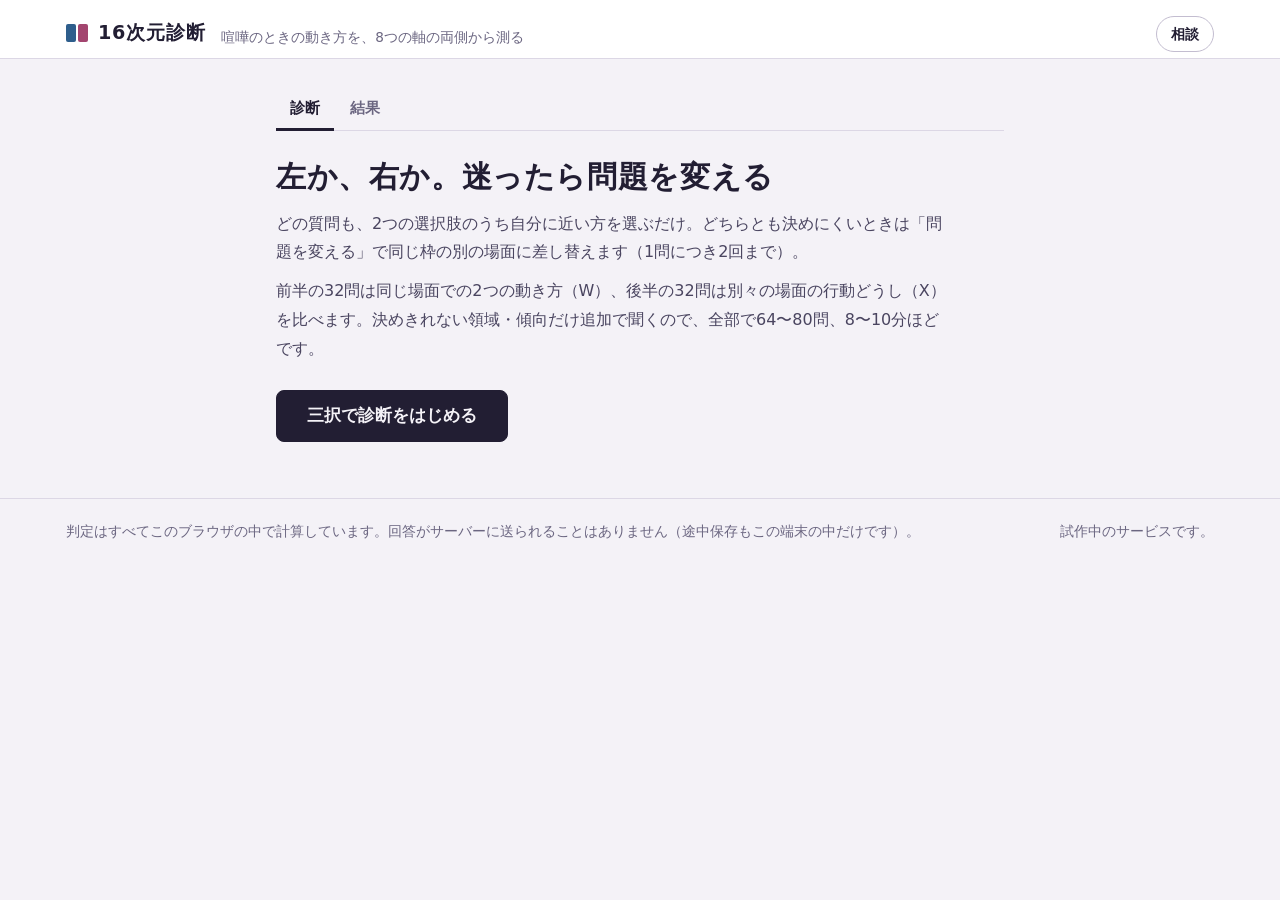
<file: index.html>
<!doctype html>
<html lang="ja" data-ui-default="v1">
<head>
  <meta charset="utf-8">
  <meta name="viewport" content="width=device-width, initial-scale=1">
  <script>
    /* 見た目の版（?ui=v1|v2）と開発・検証用の表示（?dev=1）。CSS より前に <html> へ data-ui・data-dev を付ける（ちらつかせないため）。
       判定は js/ui_flags.js の resolveUiFlags と同じ。既定の版は <html data-ui-default>。URL だけで決め、どこにも保存しない */
    (function () {
      var d = document.documentElement, q = null;
      try { q = new URLSearchParams(location.search); } catch (e) { q = null; }
      var u = q ? q.get("ui") : null, def = d.getAttribute("data-ui-default");
      d.setAttribute("data-ui", u === "v1" || u === "v2" ? u : (def === "v1" || def === "v2" ? def : "v1"));
      if (q && q.get("dev") === "1") d.setAttribute("data-dev", "1");
    })();
  </script>
  <title>16次元診断</title>
  <meta name="description" content="恋人との喧嘩や気まずい場面での動き方を、8領域・16傾向で測る診断。判定はすべてブラウザ内で計算します。">
  <meta name="color-scheme" content="light dark">
  <link rel="icon" href="data:image/svg+xml,%3Csvg xmlns='http://www.w3.org/2000/svg' viewBox='0 0 32 32'%3E%3Crect x='3' y='9' width='12' height='14' rx='2' fill='%232E5E8C'/%3E%3Crect x='17' y='9' width='12' height='14' rx='2' fill='%23A3456F'/%3E%3C/svg%3E">
  <!-- 相対パスのみ（GitHub Pages のサブパス /Seikakushindan/ で動かすため） -->
  <link rel="stylesheet" href="./css/tokens.css">
  <link rel="stylesheet" href="./css/style.css">
  <link rel="stylesheet" href="./css/consult.css">
  <link rel="stylesheet" href="./css/ui2.css">
  <script type="module" src="./js/app.js"></script>
</head>
<body>
  <a class="skip" href="#main">本文へ</a>
  <header class="site-head">
    <div class="wrap head-inner">
      <a class="brand" href="#three" aria-label="16次元診断 トップ">
        <span class="brand-mark" aria-hidden="true"><i></i><i></i></span>
        <span class="brand-name">16次元診断</span>
      </a>
      <p class="brand-sub">喧嘩のときの動き方を、8つの軸の両側から測る</p>
      <a class="head-link" href="#consult" data-tab="consult">相談<span class="dev-only">（試作）</span></a>
    </div>
    <nav class="tabs" aria-label="ページ切り替え" hidden>
      <div class="wrap tabs-inner">
        <a href="#diagnose" data-tab="diagnose">診断</a>
        <a href="#result" data-tab="result">結果</a>
        <a href="#logic" data-tab="logic">ロジック</a>
        <a href="#questions" data-tab="questions">設問</a>
        <a href="#design" data-tab="design">設計</a>
        <a href="#three" data-tab="three">三択診断</a>
      </div>
    </nav>
  </header>

  <main id="main" tabindex="-1">
    <section class="view" id="view-diagnose" data-view="diagnose" aria-label="診断"></section>
    <section class="view" id="view-result" data-view="result" aria-label="結果" hidden></section>
    <section class="view view-wide" id="view-logic" data-view="logic" aria-label="ロジック" hidden></section>
    <section class="view view-wide" id="view-questions" data-view="questions" aria-label="設問" hidden></section>
    <section class="view view-wide" id="view-design" data-view="design" aria-label="設計" hidden></section>
    <section class="view" id="view-three" data-view="three" aria-label="三択診断" hidden></section>
    <section class="view" id="view-consult" data-view="consult" aria-label="相談（試作）" hidden></section>
    <noscript><p class="wrap">この診断は JavaScript で動きます。ブラウザの設定で JavaScript を有効にしてください。</p></noscript>
  </main>

  <footer class="site-foot">
    <div class="wrap foot-inner">
      <p>判定はすべてこのブラウザの中で計算しています。回答がサーバーに送られることはありません（途中保存もこの端末の中だけです）。</p>
      <p class="user-only foot-trial">試作中のサービスです。</p>
      <p class="dev-only"><a href="https://github.com/kento20020/Seikakushindan">GitHub リポジトリ</a> <a class="foot-admin" href="./admin.html">テスト集計（担当者用）</a> <a class="foot-admin foot-old" href="./?five=1#diagnose">旧版（5択）</a></p>
    </div>
  </footer>
</body>
</html>
</file>
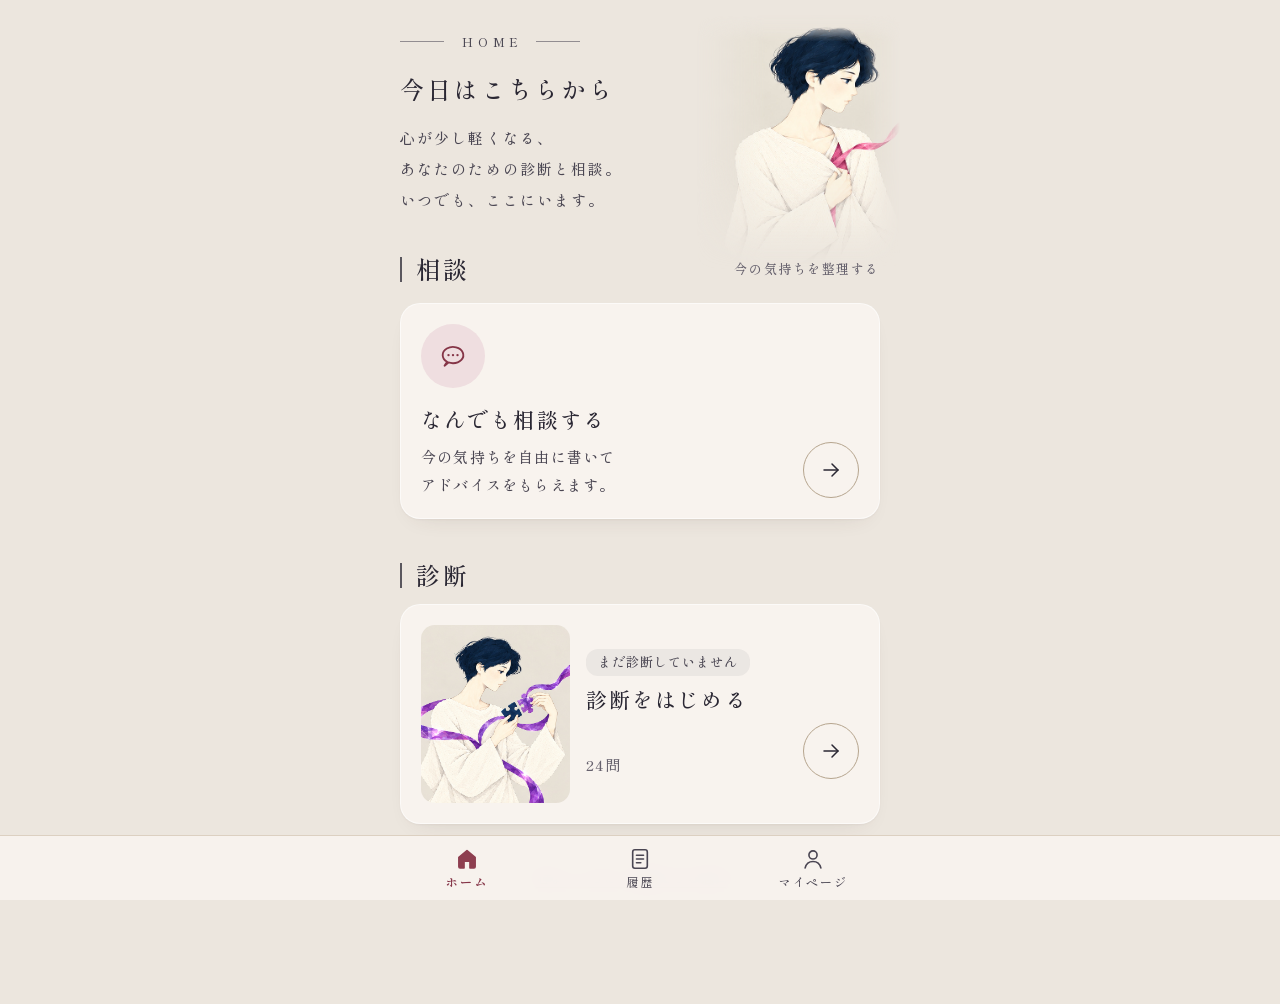
<file: app/index.html>
<!doctype html>
<html lang="ja">
<head>
<meta charset="utf-8">
<meta name="viewport" content="width=device-width, initial-scale=1, viewport-fit=cover">
<meta name="robots" content="noindex">
<meta name="theme-color" content="#ECE6DE">
<link rel="icon" href="data:image/svg+xml,%3Csvg xmlns='http://www.w3.org/2000/svg' viewBox='0 0 32 32'%3E%3Ccircle cx='16' cy='16' r='13' fill='%23ECE6DE'/%3E%3Cpath d='M10 9h12v14H10z' fill='%23A15E58'/%3E%3C/svg%3E">
<title>恋コンパス（試作）</title>
<meta name="description" content="恋コンパス（試作）。恋人との喧嘩での動き方を測る診断と、次の一手を一緒に考える相談">
<!-- リンクの見た目（OGP。LINE・X などにリンクを貼ったときのカード。docs/app-screens.md §21。決定 U45）。
     読みに来る側（クローラー）は JS を動かさないので、ここに直に書く。URL は絶対 URL でないと読まれないことがあるため絶対 URL。
     サイトの場所（https://kento20020.github.io/Seikakushindan/app/）が変わったら og:url と og:image を直す。
     説明の「24問」は、既定の診断の版が v4 のとき（app/js/diagnosis_version.js。v3 に戻したら説明も直す）。絵は tools/make_og_image.mjs で作る -->
<meta property="og:type" content="website">
<meta property="og:site_name" content="恋コンパス">
<meta property="og:title" content="恋コンパス">
<meta property="og:description" content="恋人との喧嘩での動き方を、24問の「どっち？」で整理する診断と、次の一手を一緒に考える相談（試作）">
<meta property="og:url" content="https://kento20020.github.io/Seikakushindan/app/">
<meta property="og:image" content="https://kento20020.github.io/Seikakushindan/app/img/og/og-1200x630.jpg">
<meta property="og:image:width" content="1200">
<meta property="og:image:height" content="630">
<meta property="og:image:alt" content="恋コンパス">
<meta property="og:locale" content="ja_JP">
<meta name="twitter:card" content="summary_large_image">
<link rel="manifest" href="./manifest.webmanifest">
<link rel="apple-touch-icon" sizes="180x180" href="./img/pwa/apple-touch-icon.png">
<meta name="apple-mobile-web-app-title" content="恋コンパス">
<!-- iPhone でホーム画面に追加したとき（docs/app-screens.md §15.10。決定 U37）。capable は2つとも書く（片方だけだと Chrome が古い書き方だと知らせる）。
     上の帯は default（black-translucent は帯の文字が白になり、明るい地の上で読めない）。
     起動画面は iPhone の縦向きだけ。端末の大きさと合う media の1枚が出る（作り方・表は tools/make_pwa_icons.mjs） -->
<meta name="mobile-web-app-capable" content="yes">
<meta name="apple-mobile-web-app-capable" content="yes">
<meta name="apple-mobile-web-app-status-bar-style" content="default">
<link rel="apple-touch-startup-image" href="./img/pwa/splash/splash-1320x2868.png" media="screen and (device-width: 440px) and (device-height: 956px) and (-webkit-device-pixel-ratio: 3) and (orientation: portrait)">
<link rel="apple-touch-startup-image" href="./img/pwa/splash/splash-1206x2622.png" media="screen and (device-width: 402px) and (device-height: 874px) and (-webkit-device-pixel-ratio: 3) and (orientation: portrait)">
<link rel="apple-touch-startup-image" href="./img/pwa/splash/splash-1290x2796.png" media="screen and (device-width: 430px) and (device-height: 932px) and (-webkit-device-pixel-ratio: 3) and (orientation: portrait)">
<link rel="apple-touch-startup-image" href="./img/pwa/splash/splash-1260x2736.png" media="screen and (device-width: 420px) and (device-height: 912px) and (-webkit-device-pixel-ratio: 3) and (orientation: portrait)">
<link rel="apple-touch-startup-image" href="./img/pwa/splash/splash-1179x2556.png" media="screen and (device-width: 393px) and (device-height: 852px) and (-webkit-device-pixel-ratio: 3) and (orientation: portrait)">
<link rel="apple-touch-startup-image" href="./img/pwa/splash/splash-1284x2778.png" media="screen and (device-width: 428px) and (device-height: 926px) and (-webkit-device-pixel-ratio: 3) and (orientation: portrait)">
<link rel="apple-touch-startup-image" href="./img/pwa/splash/splash-1170x2532.png" media="screen and (device-width: 390px) and (device-height: 844px) and (-webkit-device-pixel-ratio: 3) and (orientation: portrait)">
<link rel="apple-touch-startup-image" href="./img/pwa/splash/splash-1125x2436.png" media="screen and (device-width: 375px) and (device-height: 812px) and (-webkit-device-pixel-ratio: 3) and (orientation: portrait)">
<link rel="apple-touch-startup-image" href="./img/pwa/splash/splash-1242x2688.png" media="screen and (device-width: 414px) and (device-height: 896px) and (-webkit-device-pixel-ratio: 3) and (orientation: portrait)">
<link rel="apple-touch-startup-image" href="./img/pwa/splash/splash-828x1792.png" media="screen and (device-width: 414px) and (device-height: 896px) and (-webkit-device-pixel-ratio: 2) and (orientation: portrait)">
<link rel="apple-touch-startup-image" href="./img/pwa/splash/splash-1242x2208.png" media="screen and (device-width: 414px) and (device-height: 736px) and (-webkit-device-pixel-ratio: 3) and (orientation: portrait)">
<link rel="apple-touch-startup-image" href="./img/pwa/splash/splash-750x1334.png" media="screen and (device-width: 375px) and (device-height: 667px) and (-webkit-device-pixel-ratio: 2) and (orientation: portrait)">
<link rel="preconnect" href="https://fonts.googleapis.com">
<link rel="preconnect" href="https://fonts.gstatic.com" crossorigin>
<link rel="stylesheet" href="https://fonts.googleapis.com/css2?family=Shippori+Mincho:wght@400;500;600;700&amp;display=swap">
<link rel="stylesheet" href="./css/app.css">
<link rel="stylesheet" href="./css/profile.css">
<link rel="stylesheet" href="./css/diagnose.css">
<link rel="stylesheet" href="./css/consult.css">
<link rel="stylesheet" href="./css/consult_chat.css">
<link rel="stylesheet" href="./css/consult_talk.css">
<script type="module" src="./js/main.js"></script>
</head>
<body>
  <div class="a-shell">
    <main id="a-main" class="a-main" tabindex="-1"></main>
  </div>
  <div id="a-tabbar"></div>
  <noscript><p class="a-noscript">この画面を使うには、JavaScript を有効にしてください。</p></noscript>
</body>
</html>
</file>
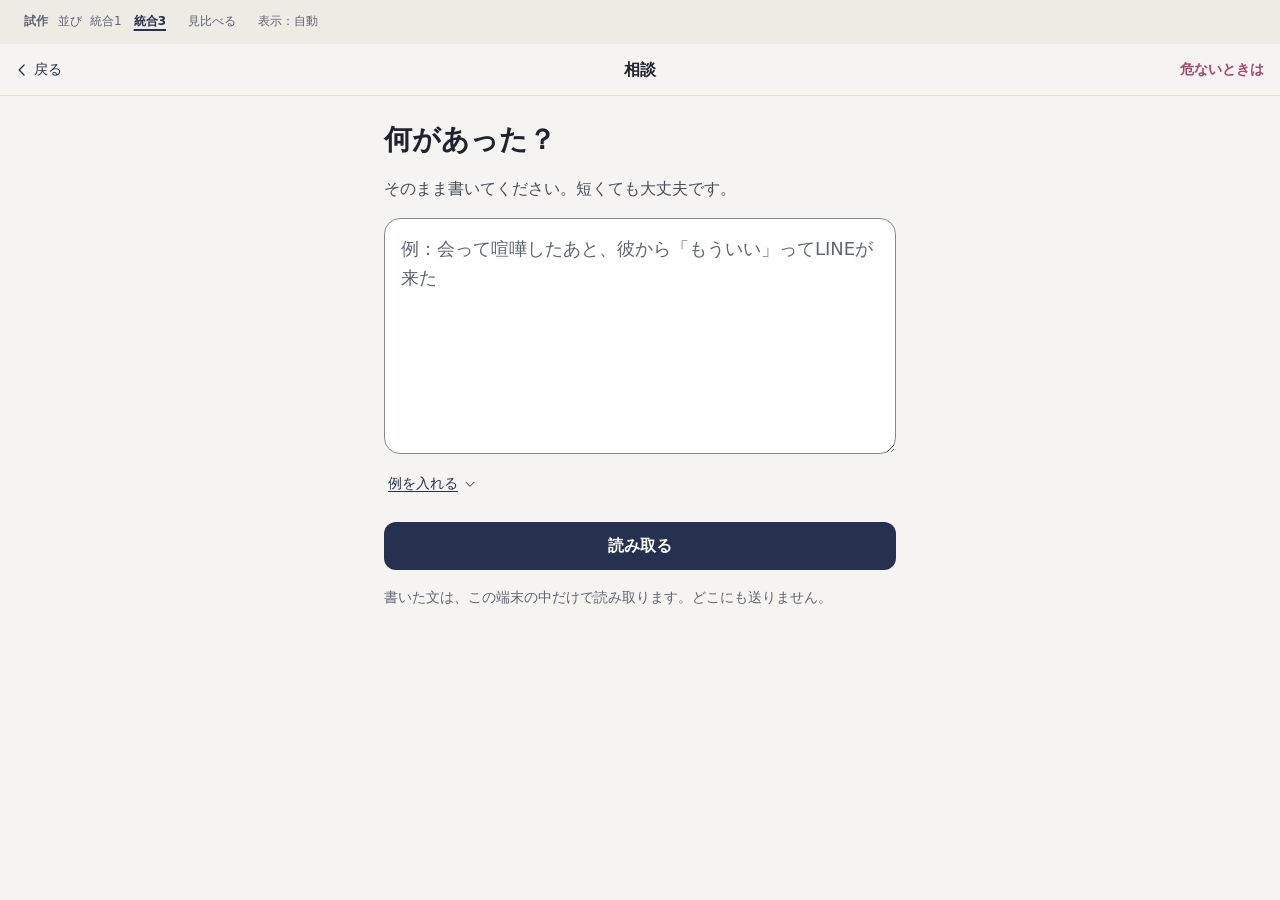
<file: poc/card/index.html>
<!doctype html>
<html lang="ja">
<head>
<meta charset="utf-8">
<meta name="viewport" content="width=device-width, initial-scale=1, viewport-fit=cover">
<meta name="robots" content="noindex">
<title>次の一手カード（試作）</title>
<meta name="description" content="相談の次の一手カードの並び（統合1・統合3）を、書く → 読み取り → 足りない問 → カードの流れごと試す試作">
<link rel="stylesheet" href="../../css/tokens.css">
<link rel="stylesheet" href="poc.css">
<script>
  // 表示（ライト／ダーク）を、描く前に決める（?theme=light|dark、なければ前に選んだもの）。保存が使えなくても動く
  (function () {
    var t = new URLSearchParams(location.search).get("theme");
    if (t !== "light" && t !== "dark") { try { t = JSON.parse(localStorage.getItem("poc-card-theme")); } catch (e) { t = null; } }
    if (t === "light" || t === "dark") document.documentElement.setAttribute("data-theme", t);
  })();
</script>
</head>
<body>
  <div class="poc-bar" role="region" aria-label="試作の設定">
    <span class="poc-tag">試作</span>
    <div class="poc-seg" role="group" aria-label="カードの並び">
      <span class="poc-seg-label">並び</span>
      <button type="button" data-layout="1" aria-pressed="false">統合1</button>
      <button type="button" data-layout="3" aria-pressed="true">統合3</button>
    </div>
    <button type="button" class="poc-btn" data-compare aria-pressed="false">見比べる</button>
    <button type="button" class="poc-btn" data-theme-cycle>表示：自動</button>
  </div>

  <header class="app-head">
    <button type="button" class="head-back" id="back">
      <svg class="icon icon-back" aria-hidden="true"><use href="../../img/icons.svg#chevron-down"></use></svg>戻る
    </button>
    <p class="head-title">相談</p>
    <a class="head-danger" id="danger" href="#safety">危ないときは</a>
  </header>

  <main id="main" class="screen" tabindex="-1"></main>

  <div id="toast" class="toast" role="status" aria-live="polite"></div>

  <noscript><p class="screen">この試作は JavaScript で動きます。</p></noscript>
  <script type="module" src="poc.js"></script>
</body>
</html>
</file>
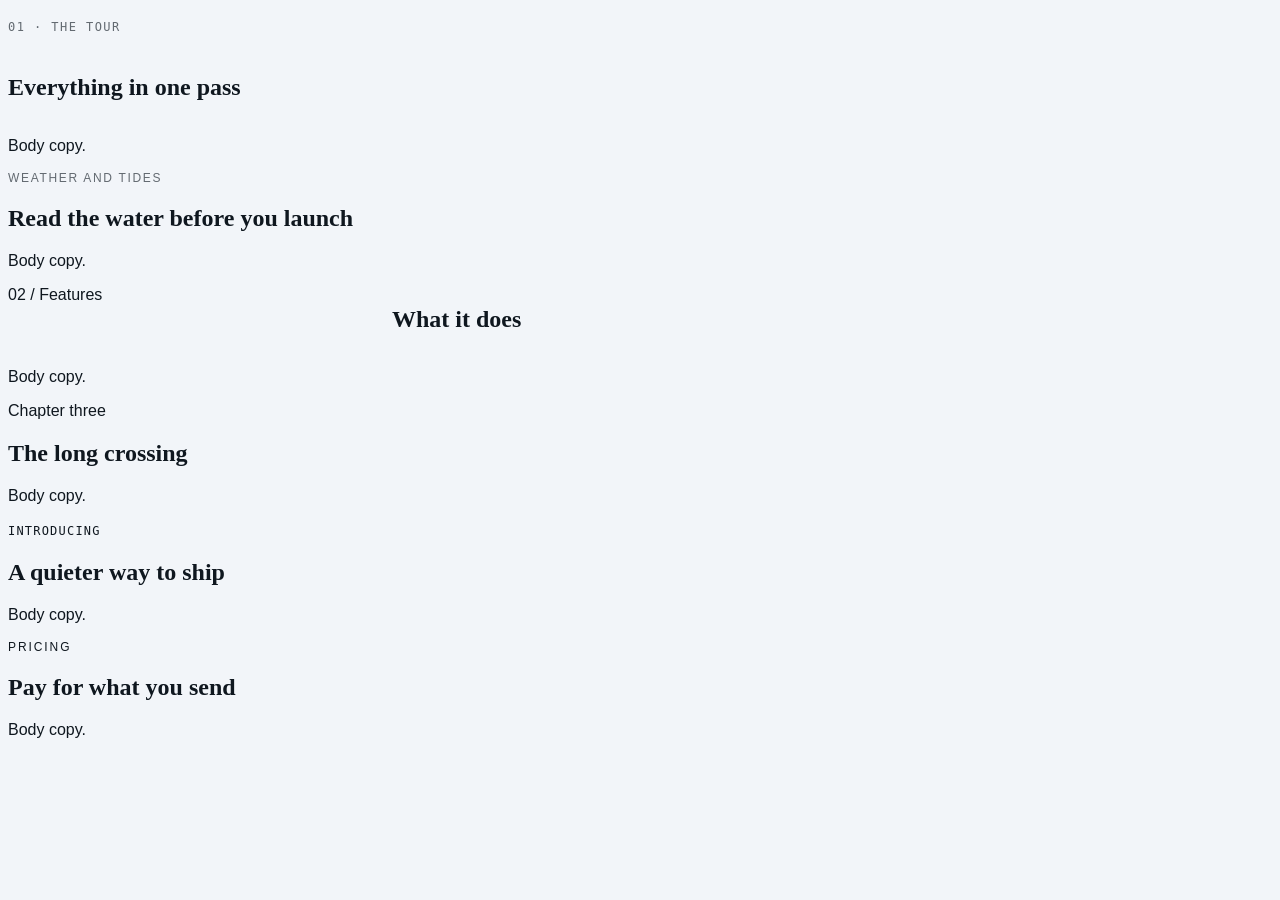
<file: .claude/skills/hallmark/scripts/fixtures/eyebrow-fail/index.html>
<!doctype html>
<!--
  Gate 54 fixture: MUST FAIL, six times.

  Every case here was invisible to the pre-1.3 detector, which keyed on
  `grid-template-columns` in the CSS and so only ever saw one geometry.
  Assertion (run from this directory):

    node ../../sloplint.mjs . --json | node -e "let s='';process.stdin.on('data',d=>s+=d).on('end',()=>console.log(JSON.parse(s).findings.filter(f=>f.gate==='54'&&f.grade==='FAIL').length))"
    # expected: 6

  Scoped to gate 54 on purpose: this file is deliberately slop in other ways too.
-->
<html lang="en">
<head>
<meta charset="utf-8">
<meta name="viewport" content="width=device-width, initial-scale=1">
<title>Gate 54 eyebrow fixture (must fail)</title>
<style>
/* Hallmark · macrostructure: fixture · tone: n/a · anchor hue: 250 · hero: Settled/H1 */
/* Hallmark · pre-emit critique: P3 H3 E3 S3 R3 V3 · weakest: all - this is a fixture */
:root {
  --color-paper: oklch(97% 0.006 250); --color-ink: oklch(20% 0.02 250);
  --color-muted: oklch(52% 0.015 250);
  --font-display: "Fraunces", serif; --font-body: "Public Sans", sans-serif;
  --font-label: "Geist Mono", monospace;
  --text-xs: 0.75rem; --tracking-label: 0.12em;
}
html, body { overflow-x: clip; }
body { background: var(--color-paper); color: var(--color-ink); font-family: var(--font-body); }
h1, h2, h3 { font-family: var(--font-display); }

/* 1: flex column. No grid anywhere; the old check could not see this. */
.a__head { display: flex; flex-direction: column; gap: 0.5rem; }
.a__eyebrow { font-family: var(--font-label); text-transform: uppercase;
  letter-spacing: var(--tracking-label); font-size: var(--text-xs); color: var(--color-muted); }

/* 2: plain block stack, and a class name outside the label vocabulary.
       Caught by resolved CSS alone: uppercase + tracking + small size. */
.b__strand { text-transform: uppercase; letter-spacing: 0.14em; font-size: 0.75rem;
  color: var(--color-muted); }

/* 3: the classic side-by-side grid. Regression guard for the old behaviour. */
.c__head { display: grid; grid-template-columns: minmax(0, 0.4fr) minmax(0, 1fr); gap: 2rem; }

/* 4: multi-column head declared ONLY inside a max-width block. The old check
       skipped every max-width rule, so this shape was a free pass. */
@media (max-width: 48rem) {
  .d__head { display: grid; grid-template-columns: 1fr 2fr; }
}

/* 5: class-less heading. The old check required a semantic match on the head
       wrapper's own classes to even look. */
.e__mark { font-family: var(--font-label); text-transform: uppercase;
  letter-spacing: 0.1em; font-size: 0.75rem; }

/* 6: "overline" was not in the old vocabulary at all. */
.overline { font-size: 0.75rem; letter-spacing: 0.16em; text-transform: uppercase; }
</style>
</head>
<body>

<!-- 1 · flex column stack -->
<section>
  <div class="a__head">
    <p class="a__eyebrow">01 · The tour</p>
    <h2>Everything in one pass</h2>
  </div>
  <p>Body copy.</p>
</section>

<!-- 2 · plain block stack, non-vocabulary class, CSS signals only -->
<section>
  <div>
    <p class="b__strand">Weather and tides</p>
    <h2>Read the water before you launch</h2>
  </div>
  <p>Body copy.</p>
</section>

<!-- 3 · side-by-side grid (the only shape the old gate caught) -->
<section>
  <div class="c__head">
    <span class="eyebrow">02 / Features</span>
    <h2>What it does</h2>
  </div>
  <p>Body copy.</p>
</section>

<!-- 4 · two-column head hidden inside a max-width query -->
<section>
  <div class="d__head">
    <span class="kicker">Chapter three</span>
    <h2>The long crossing</h2>
  </div>
  <p>Body copy.</p>
</section>

<!-- 5 · class-less heading under a labelled span -->
<section>
  <div>
    <span class="e__mark">Introducing</span>
    <h2>A quieter way to ship</h2>
  </div>
  <p>Body copy.</p>
</section>

<!-- 6 · the word the old vocabulary never knew -->
<section>
  <div>
    <p class="overline">Pricing</p>
    <h2>Pay for what you send</h2>
  </div>
  <p>Body copy.</p>
</section>

</body>
</html>
</file>
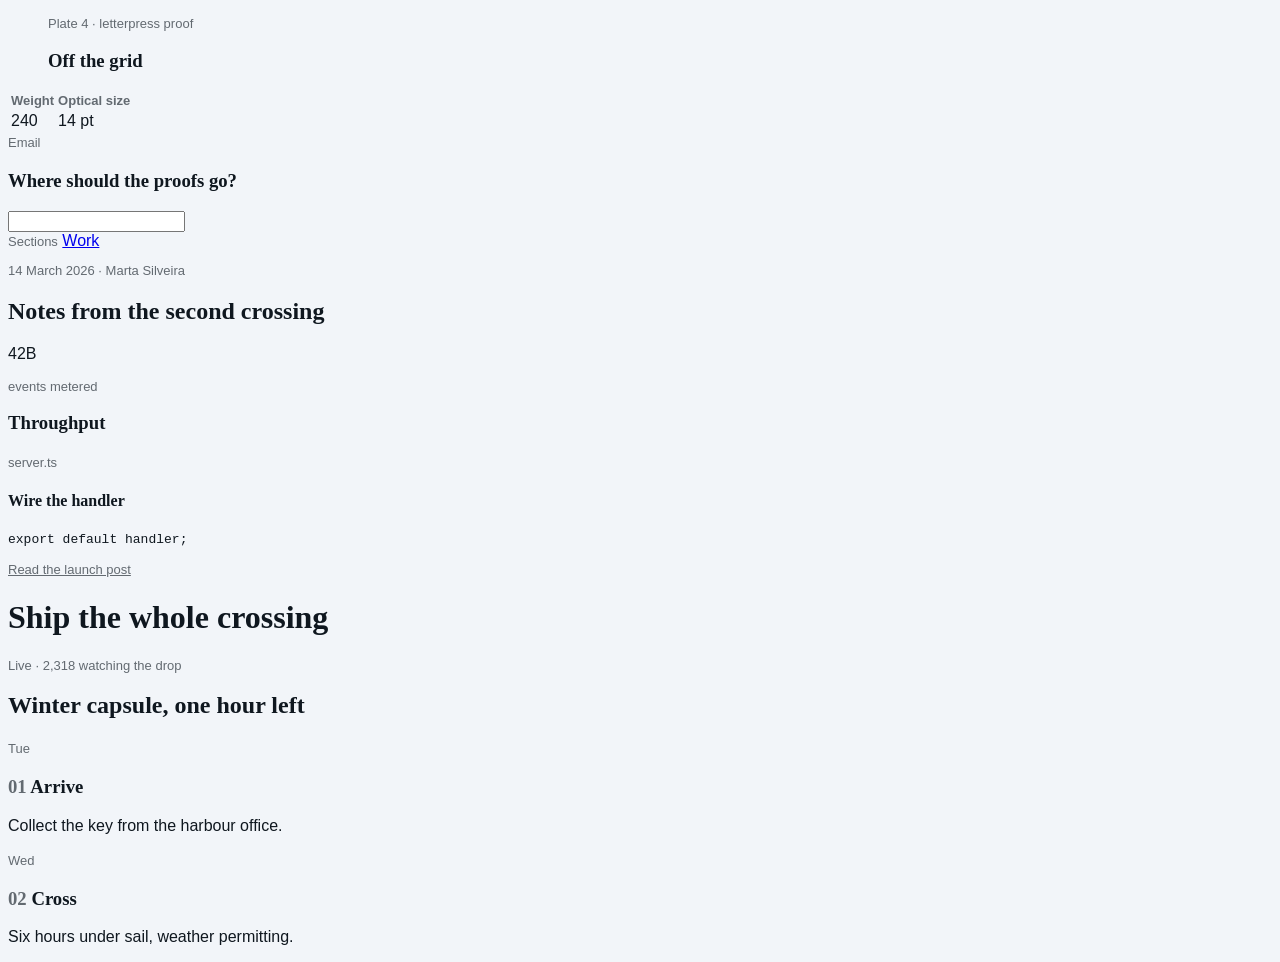
<file: .claude/skills/hallmark/scripts/fixtures/eyebrow-pass/index.html>
<!doctype html>
<!--
  Gate 54 fixture: MUST NOT FAIL.

  Ten shapes that look like an eyebrow to a naive detector and are not one.
  Each carries a fact, a destination, or an identifier the reader would
  otherwise lack: the exceptions gate 54 lists in references/gates.md.

  Assertion (run from this directory):

    node ../../sloplint.mjs . --json | node -e "let s='';process.stdin.on('data',d=>s+=d).on('end',()=>console.log(JSON.parse(s).findings.filter(f=>f.gate==='54').length))"
    # expected: 0

  Scoped to gate 54: this file makes no claim to be clean on the other gates.
-->
<html lang="en">
<head>
<meta charset="utf-8">
<meta name="viewport" content="width=device-width, initial-scale=1">
<title>Gate 54 carve-out fixture (must pass)</title>
<meta name="description" content="Fragments that sit near a heading without announcing it; gate 54 must stay quiet on every one.">
<style>
/* Hallmark · shape: fixture · genre: editorial · theme: fixture (by request)
 * hero: Settled · nav: none · footer: none · enrichment: none · signature: none, this is a gate 54 fixture
 * axes: light/roman-serif/cool · posture: restrained · contrast: pass · fold: n/a · v2.0.0 */
/* Hallmark · pre-emit critique: P3 H3 E3 S3 R3 V3 · weakest: all, this is a fixture */
/* Hallmark · answered F21 · unrelated fragments in one file, not a single document outline */
:root {
  --color-paper: oklch(97% 0.006 250); --color-ink: oklch(20% 0.02 250);
  --color-muted: oklch(52% 0.015 250); --color-accent: oklch(52% 0.14 250); --color-accent-ink: oklch(98% 0.005 250);
  --font-display: "Fraunces", serif; --font-body: "Public Sans", sans-serif;
  --font-label: var(--font-body);
  --text-xs: 0.8125rem;
}
html, body { overflow-x: clip; }
html { scrollbar-color: var(--color-muted) var(--color-paper); }
body { background: var(--color-paper); color: var(--color-ink); font-family: var(--font-body); caret-color: var(--color-accent); }
::selection { background: color-mix(in oklab, var(--color-accent) 22%, transparent); color: var(--color-ink); }
:focus-visible { outline: 2px solid var(--color-accent); outline-offset: 2px; }
a:active, button:active { transform: translateY(1px); }
button:disabled { opacity: 0.55; cursor: not-allowed; }
h1, h2, h3, h4 { font-family: var(--font-display); text-wrap: balance; }
.label { font-family: var(--font-label); font-size: var(--text-xs); color: var(--color-muted); }
.steps { list-style: none; counter-reset: step; padding: 0; }
.steps li { counter-increment: step; }
.steps li h3::before { content: counter(step, decimal-leading-zero) "  "; color: var(--color-muted); }
</style>
</head>
<body>

<!-- 1 · figcaption. Identifier, and it names something that is present. -->
<figure>
  <figcaption class="label">Plate 4 · letterpress proof</figcaption>
  <h3>Off the grid</h3>
</figure>

<!-- 2 · table column header. Identifier. -->
<table>
  <thead><tr><th class="label">Weight</th><th class="label">Optical size</th></tr></thead>
  <tbody><tr><td>240</td><td>14 pt</td></tr></tbody>
</table>

<!-- 3 · form field label. Identifier, bound to its control. -->
<form>
  <div>
    <label class="label" for="email">Email</label>
    <h3>Where should the proofs go?</h3>
    <input id="email" type="email">
  </div>
</form>

<!-- 4 · nav label. Destination. -->
<nav>
  <div>
    <span class="label">Sections</span>
    <h2 hidden>Navigation</h2>
    <a href="/work">Work</a>
  </div>
</nav>

<!-- 5 · dateline. Fact: the date appears nowhere else. -->
<article>
  <p class="label"><time datetime="2026-03-14">14 March 2026</time> · Marta Silveira</p>
  <h2>Notes from the second crossing</h2>
</article>

<!-- 6 · unit label AFTER the figure it labels. Order is the discriminator. -->
<section>
  <div>
    <p class="stat__num">42B</p>
    <p class="label">events metered</p>
  </div>
  <h3>Throughput</h3>
</section>

<!-- 7 · code filename tab. Identifier: a real path. -->
<section>
  <div>
    <span class="label">server.ts</span>
    <h4>Wire the handler</h4>
  </div>
  <pre><code>export default handler;</code></pre>
</section>

<!-- 8 · linked announcement chip. Destination, and it goes somewhere real. -->
<header>
  <div>
    <a class="label" href="/changelog/v2">Read the launch post</a>
    <h1>Ship the whole crossing</h1>
  </div>
</header>

<!-- 9 · live telemetry above a headline. Fact, and the digits prove it. -->
<section>
  <div>
    <p class="label">Live · 2,318 watching the drop</p>
    <h1>Winter capsule, one hour left</h1>
  </div>
</section>

<!-- 10 · a real <ol>. The numbers come from counter(), not from typed labels;
         a genuine per-step identifier rides along without becoming a kicker. -->
<ol class="steps">
  <li>
    <span class="label">Tue</span>
    <h3>Arrive</h3>
    <p>Collect the key from the harbour office.</p>
  </li>
  <li>
    <span class="label">Wed</span>
    <h3>Cross</h3>
    <p>Six hours under sail, weather permitting.</p>
  </li>
</ol>

</body>
</html>
</file>
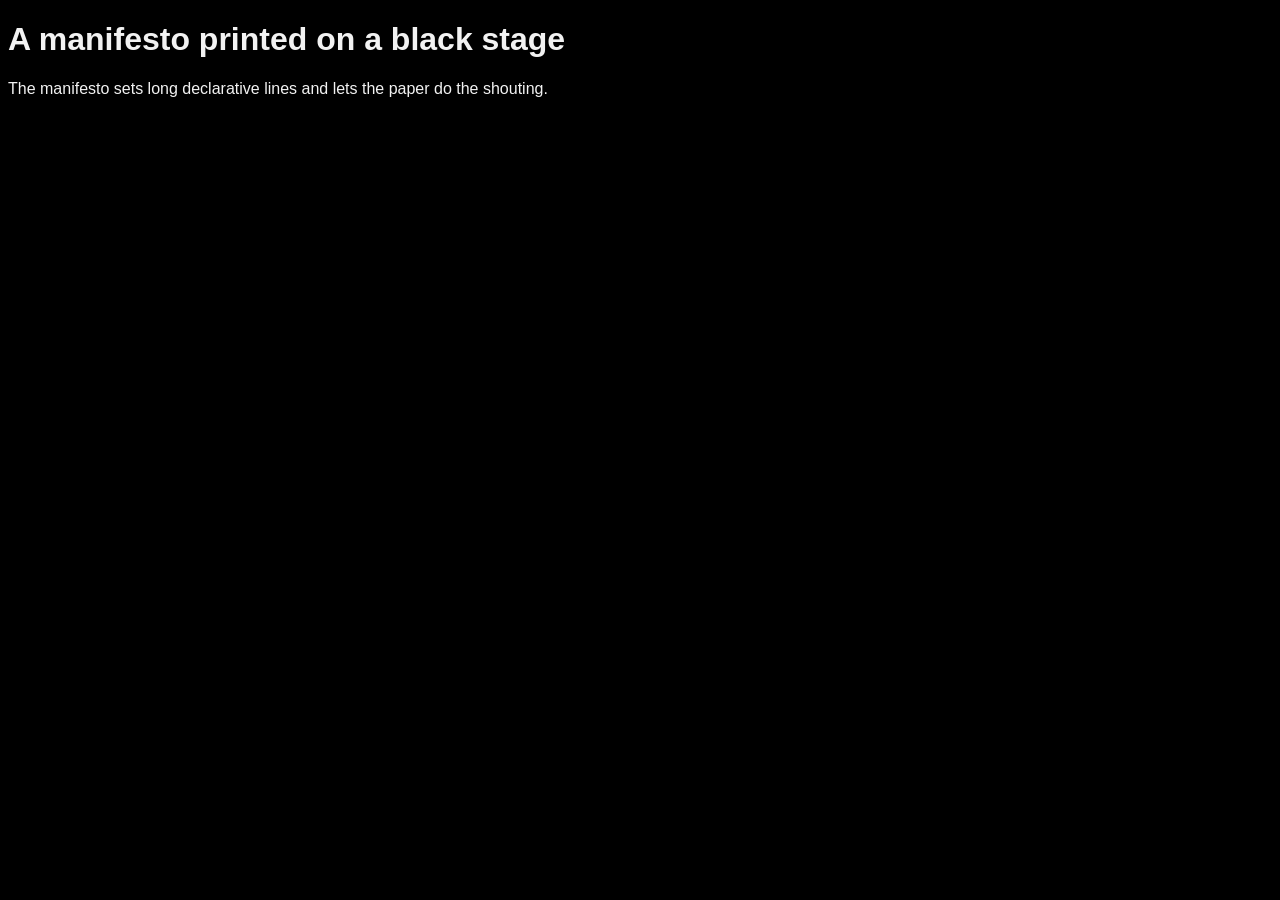
<file: .claude/skills/hallmark/scripts/fixtures/waiver/index.html>
<!doctype html>
<!--
  Waiver fixture. Five waivers are claimed on a deliberately expressive page:
  four are honoured, one is refused because it names a Floor gate, and the build
  ships. There is no cap, so the page is not blocked for being expressive; what
  it gets instead is a NOTE saying four waivers is a house style, not exceptions.

  Assertion (run from this directory):

    node ../../sloplint.mjs . --json | node -e "let s='';process.stdin.on('data',d=>s+=d).on('end',()=>{const j=JSON.parse(s);console.log(JSON.stringify(j.summary))})"
    # expected: fails 0, reflex 0, waived 5, rejected 2, answered 1, notes 1
    # (waived counts findings, not gates: gate 1 fires on both the token and the
    #  h1 rule, and gate 7 on both the token and the body background)

  Case by case:
    waive 40  -> refused, Floor is never waivable, and gate 40 still binds
    waive 7b  -> honoured; the guard (surface: absolute in the stamp) holds
    waive 22  -> honoured
    waive 25  -> honoured (no finding to downgrade on this page)
    waive 1   -> honoured, and trips the >3 house-style NOTE
    answered F3  -> honoured; the Finish finding reports ANSWERED instead of WARN
    answered 40  -> refused; 40 is Floor, and Floor findings are fixed, not answered
-->
<html lang="en">
<head>
<meta charset="utf-8">
<meta name="viewport" content="width=device-width, initial-scale=1">
<title>Waiver fixture</title>
<style>
/* Hallmark · macrostructure: Manifesto · tone: austere · anchor hue: 250 · surface: absolute · nav: N9 · footer: Ft2 · hero: Poster/H1 */
/* Hallmark · pre-emit critique: P5 H4 E5 S4 R5 V4 · weakest: E - fixture, not a real build */
/* Hallmark · waive 40 · contrast measured on the stage · the manifesto is printed white on black */
/* Hallmark · waive 7b · surface: absolute declared, 40-41 pass · the manifesto stage is printed on black paper */
/* Hallmark · waive 22 · neutrals achromatic throughout · the manifesto rules are pure grey by intent */
/* Hallmark · waive 25 · measure runs to 96ch · the manifesto sets long declarative lines */
/* Hallmark · waive 1 · two families declared · the manifesto pairs a display serif with a grotesque */
/* Hallmark · answered F3 · the manifesto head is one word and cannot wrap, so balance has nothing to balance */
/* Hallmark · answered 40 · contrast is fine here honestly */
:root {
  --color-paper: #000;
  --color-ink: oklch(96% 0 250);
  --font-display: Inter, sans-serif;
  --font-body: "Public Sans", sans-serif;
}
html, body { overflow-x: clip; }
body { background: var(--color-paper); color: var(--color-ink); font-family: var(--font-body); }
h1 { font-family: var(--font-display); }
</style>
</head>
<body>
  <h1>A manifesto printed on a black stage</h1>
  <p>The manifesto sets long declarative lines and lets the paper do the shouting.</p>
</body>
</html>
</file>
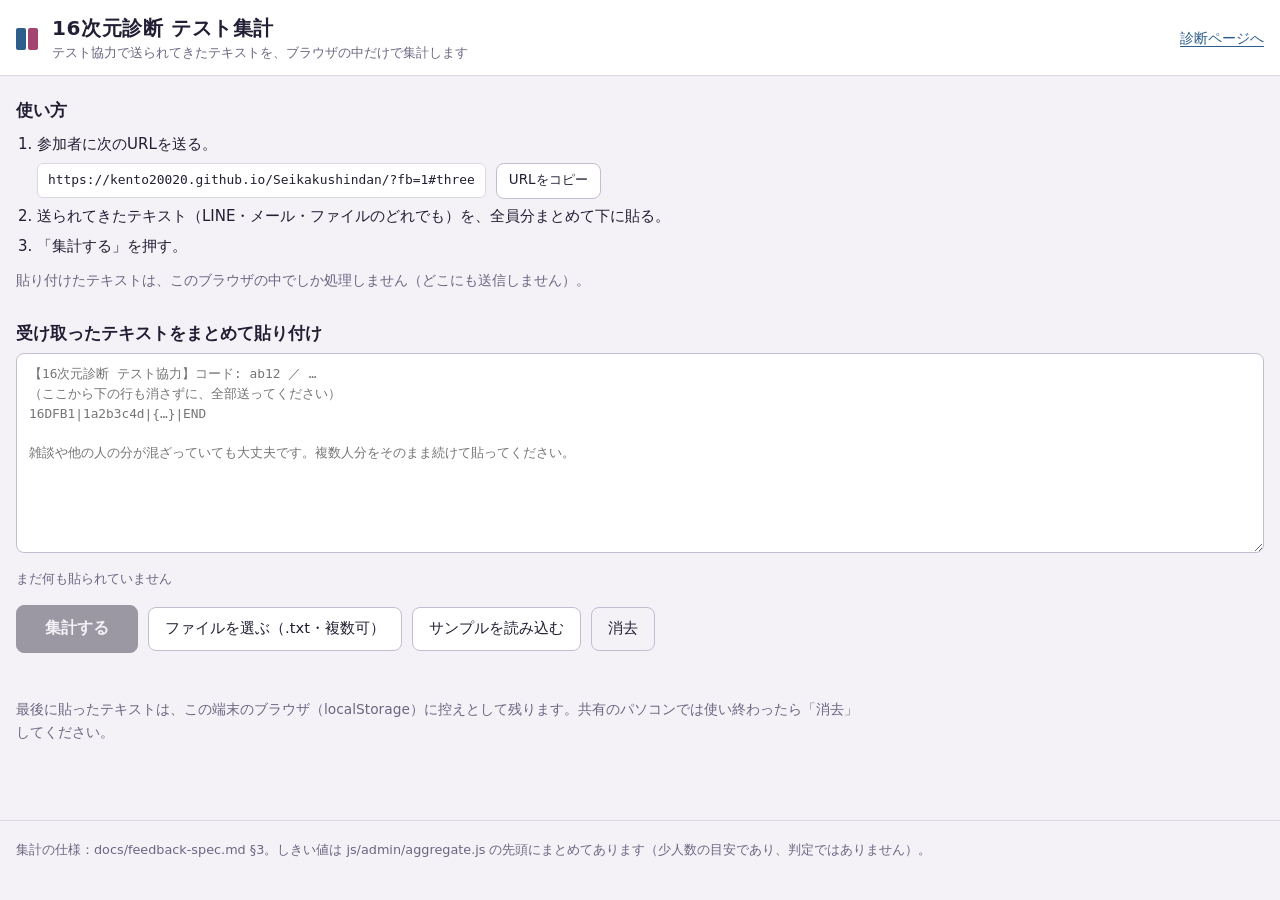
<file: admin.html>
<!doctype html>
<html lang="ja">
<head>
  <meta charset="utf-8">
  <meta name="viewport" content="width=device-width, initial-scale=1">
  <title>16次元診断 テスト集計</title>
  <meta name="description" content="三択診断のテスト協力で送られてきたテキストをまとめて貼り付け、ブラウザの中だけで集計する管理者用ページ。">
  <meta name="robots" content="noindex">
  <meta name="color-scheme" content="light dark">
  <link rel="icon" href="data:image/svg+xml,%3Csvg xmlns='http://www.w3.org/2000/svg' viewBox='0 0 32 32'%3E%3Crect x='3' y='9' width='12' height='14' rx='2' fill='%232E5E8C'/%3E%3Crect x='17' y='9' width='12' height='14' rx='2' fill='%23A3456F'/%3E%3C/svg%3E">
  <!-- 相対パスのみ（GitHub Pages のサブパス /Seikakushindan/ で動かすため） -->
  <link rel="stylesheet" href="./css/admin.css">
  <script type="module" src="./js/admin/admin.js"></script>
</head>
<body>
  <a class="skip" href="#input">貼り付け欄へ</a>
  <header class="ad-head">
    <div class="wrap head-inner">
      <span class="brand-mark" aria-hidden="true"><i></i><i></i></span>
      <div class="head-text">
        <h1>16次元診断 テスト集計</h1>
        <p class="head-sub">テスト協力で送られてきたテキストを、ブラウザの中だけで集計します</p>
      </div>
      <a class="back" href="./#three">診断ページへ</a>
    </div>
  </header>

  <nav class="secnav" id="secnav" aria-label="この画面のセクション" hidden>
    <div class="wrap secnav-in">
      <a href="#s1">読み込み結果</a>
      <a href="#s2">参加者</a>
      <a href="#s3">領域の照合</a>
      <a href="#s4">ブラインド</a>
      <a href="#s5">カード評価</a>
      <a href="#s6">設問</a>
      <a href="#s7">見直し候補</a>
      <a href="#s8">再採点</a>
      <a href="#s9">出力</a>
    </div>
  </nav>

  <main id="main" class="wrap">
    <section class="howto" aria-labelledby="howto-h">
      <h2 id="howto-h">使い方</h2>
      <ol>
        <li>参加者に次のURLを送る。
          <div class="urlrow"><code id="fb-url"></code><button type="button" class="btn small" id="btn-copy-url">URLをコピー</button></div>
        </li>
        <li>送られてきたテキスト（LINE・メール・ファイルのどれでも）を、全員分まとめて下に貼る。</li>
        <li>「集計する」を押す。</li>
      </ol>
      <p class="note">貼り付けたテキストは、このブラウザの中でしか処理しません（どこにも送信しません）。</p>
    </section>

    <section class="input" id="input" aria-labelledby="input-h">
      <h2 id="input-h"><label for="fb-text">受け取ったテキストをまとめて貼り付け</label></h2>
      <textarea id="fb-text" rows="9" spellcheck="false" autocomplete="off" placeholder="【16次元診断 テスト協力】コード: ab12 ／ …&#10;（ここから下の行も消さずに、全部送ってください）&#10;16DFB1|1a2b3c4d|{…}|END&#10;&#10;雑談や他の人の分が混ざっていても大丈夫です。複数人分をそのまま続けて貼ってください。"></textarea>
      <p class="fb-info" id="fb-info" aria-live="polite"></p>
      <div class="row">
        <button type="button" class="btn primary big" id="btn-run" disabled>集計する</button>
        <label class="btn" for="fb-files">ファイルを選ぶ（.txt・複数可）</label>
        <input type="file" id="fb-files" class="visually-hidden" accept=".txt,text/plain" multiple>
        <button type="button" class="btn" id="btn-sample">サンプルを読み込む</button>
        <button type="button" class="btn ghost" id="btn-clear">消去</button>
      </div>
      <p class="status" id="status" role="status" aria-live="polite"></p>
      <p class="note">最後に貼ったテキストは、この端末のブラウザ（localStorage）に控えとして残ります。共有のパソコンでは使い終わったら「消去」してください。</p>
    </section>

    <div id="results" class="results" hidden></div>
    <noscript><p class="msg ng">この集計ページは JavaScript で動きます。ブラウザの設定で JavaScript を有効にしてください。</p></noscript>
  </main>

  <footer class="ad-foot">
    <div class="wrap">
      <p>集計の仕様：docs/feedback-spec.md §3。しきい値は js/admin/aggregate.js の先頭にまとめてあります（少人数の目安であり、判定ではありません）。</p>
    </div>
  </footer>
</body>
</html>
</file>
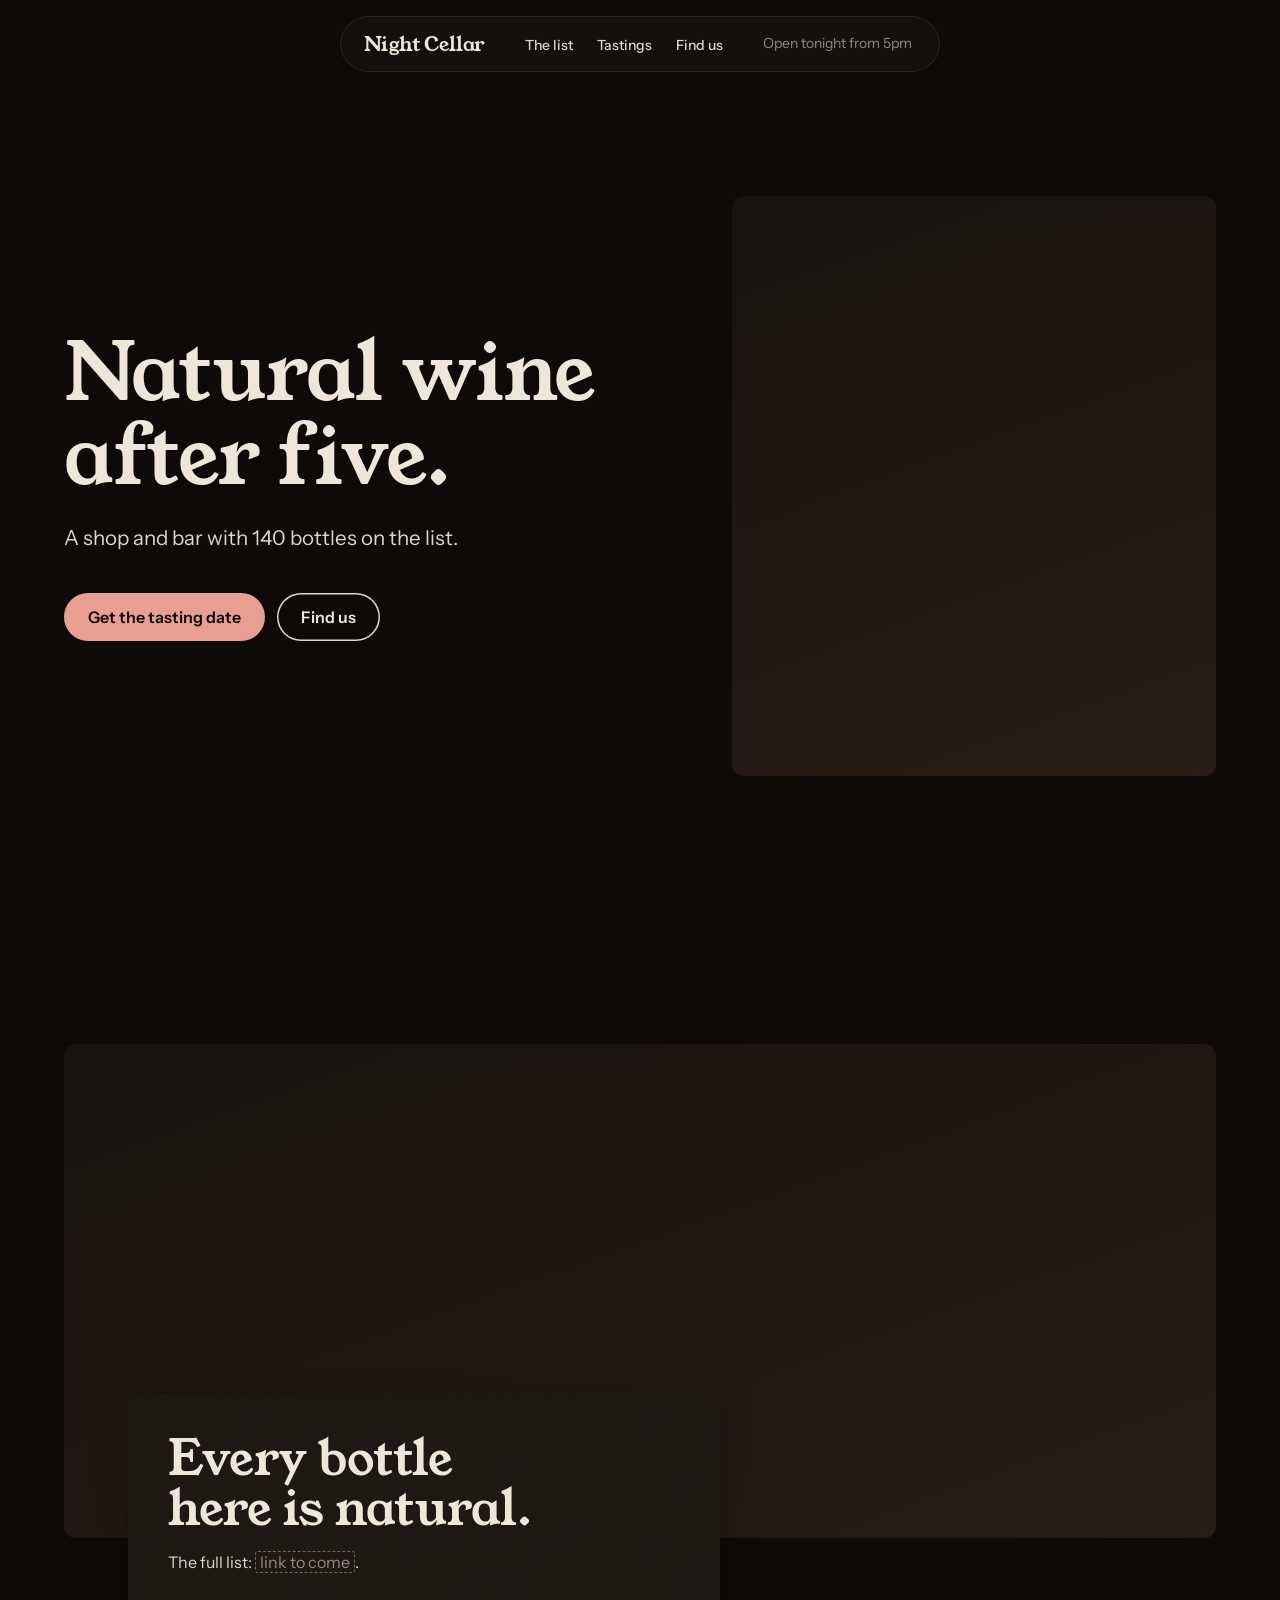
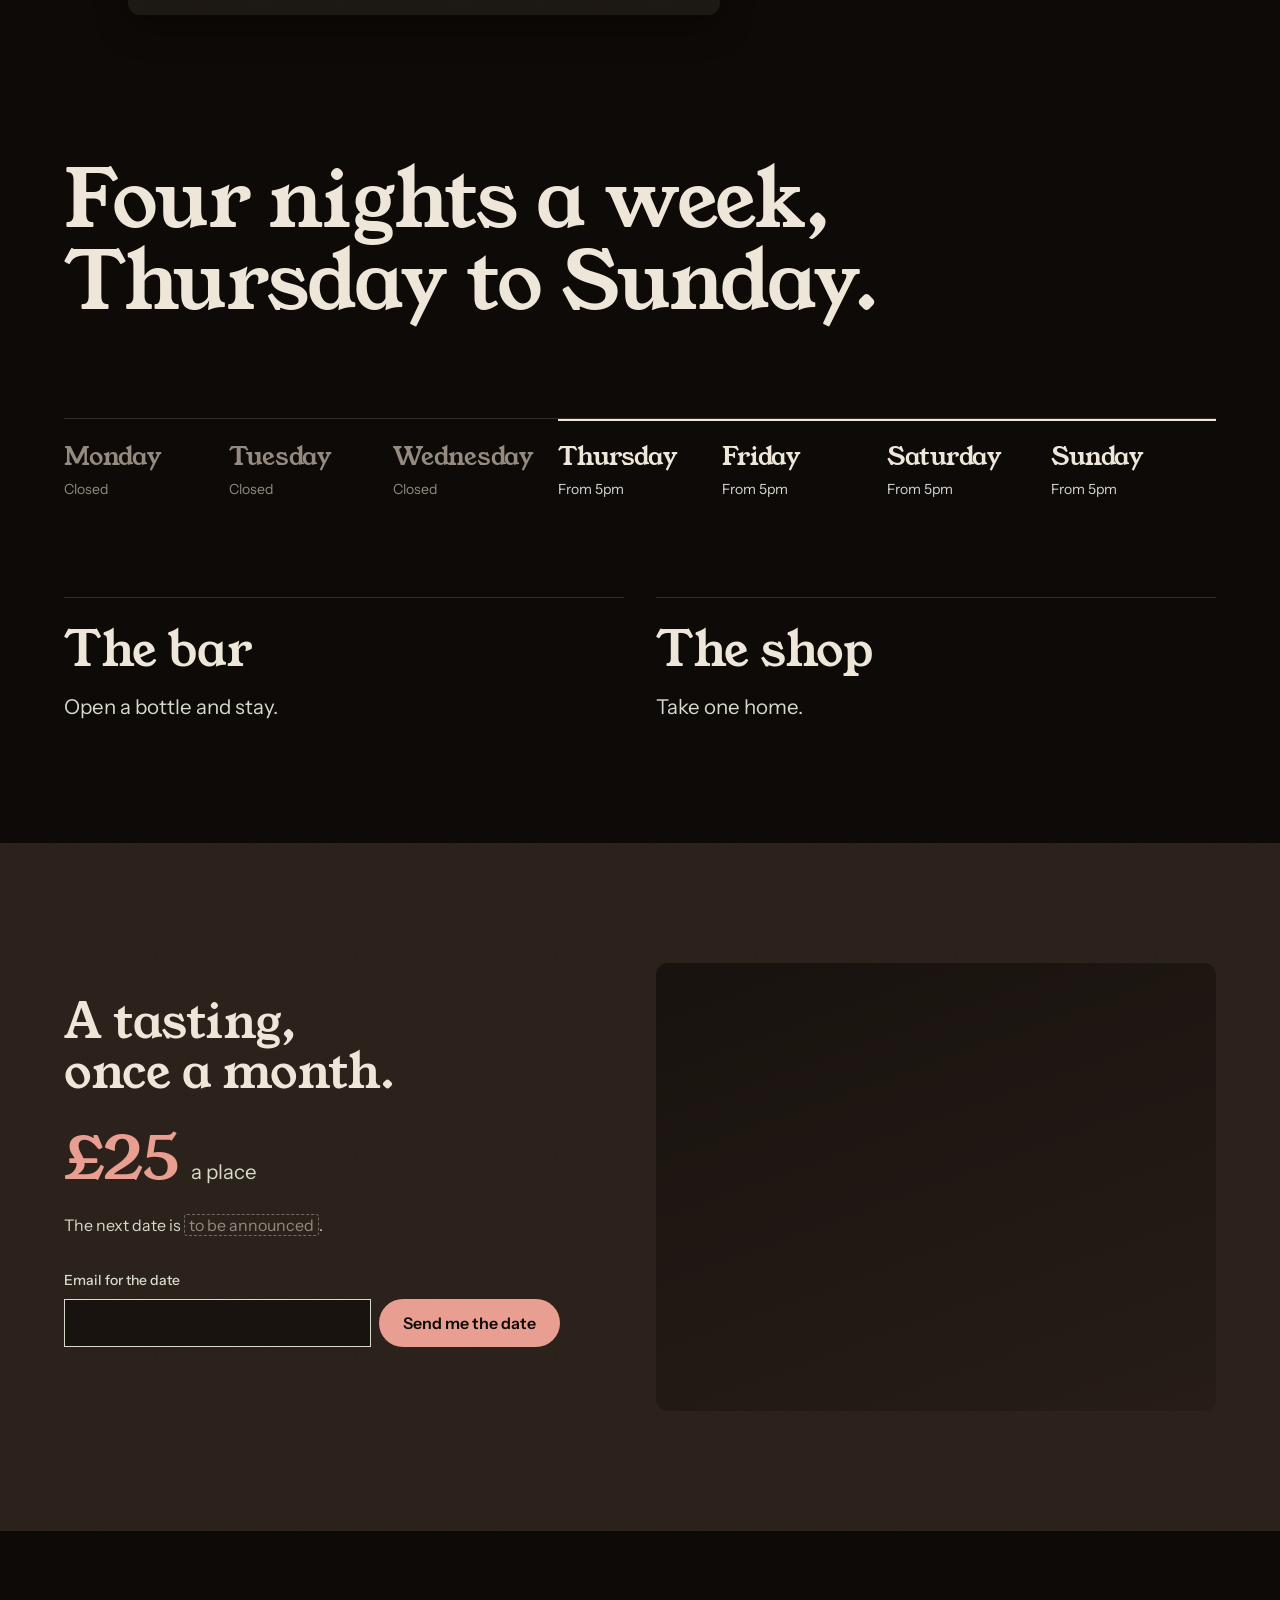
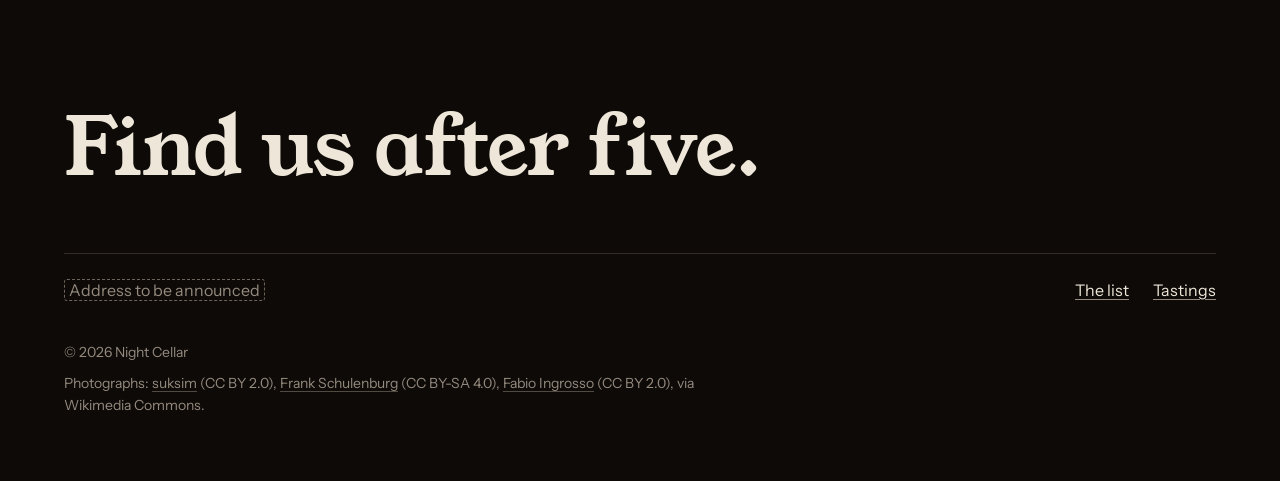
<file: .claude/skills/hallmark/scripts/fixtures/exemplars/atmospheric.html>
<!doctype html>
<html lang="en">
<head>
<meta charset="utf-8">
<meta name="viewport" content="width=device-width, initial-scale=1">
<title>Night Cellar: natural wine after five, Thursday to Sunday</title>
<meta name="description" content="Night Cellar is a natural wine shop and bar with 140 bottles on the list, open Thursday to Sunday from 5pm, with a tasting once a month.">
<link rel="preconnect" href="https://fonts.googleapis.com">
<link rel="preconnect" href="https://fonts.gstatic.com" crossorigin>
<link href="https://fonts.googleapis.com/css2?family=Young+Serif&family=Instrument+Sans:wght@400;500;600&display=swap" rel="stylesheet">
<style>
/* Hallmark · job: visit · shape: Photographic · genre: atmospheric · theme: Spore (by request)
 * hero: Settled · nav: floating pill · footer: statement · imagery: photographs, library 3, warm con=6 exp=-4 · signature: a pour into the decanter after five beside the head, with tonight's door in the nav · spore: cellar
 * axes: dark/roman-serif/warm · posture: committed · contrast: pass · fold: pass · v2.0.0 */
/* Hallmark · pre-emit critique: P4 H4 E4 S4 R5 V4 · weakest: S, the photographs are a stand-in bar; every head carries a fact from the brief, the pour is pink like the one signal, and the nav reads tonight's door from the brief's hours */
/* Hallmark · hero-review: in-thread · ship · 0 findings · finish-review: subagent · fix · 5 findings · 5 resolved · gap: the maker's-log voice can name no bottle until the user gives the list */
:root {
  color-scheme: dark;
  --space-3xs: 2px; --space-2xs: 4px; --space-xs: 8px; --space-sm: 12px; --space-md: 16px; --space-lg: 24px; --space-xl: 40px; --space-2xl: 64px; --space-3xl: 96px; --space-4xl: 144px;
  --text-xs: 0.8125rem; --text-sm: 0.875rem; --text-md: 1rem; --text-lg: 1.25rem; --text-xl: 1.5625rem; --text-2xl: 1.953rem; --text-3xl: 2.441rem;
  --text-display-s: clamp(2.25rem, 4vw + 0.5rem, 3.75rem); --text-display: clamp(2.75rem, 5vw + 1rem, 5.25rem);
  --text-section: clamp(2rem, 2.5vw + 1rem, 3.5rem); --text-title: clamp(1.25rem, 0.75vw + 0.875rem, 1.625rem); --text-lead: clamp(1.125rem, 0.35vw + 1rem, 1.375rem);
  --ease-out: cubic-bezier(0.16, 1, 0.3, 1); --ease-in: cubic-bezier(0.7, 0, 0.84, 0); --ease-in-out: cubic-bezier(0.65, 0, 0.35, 1);
  --dur-micro: 120ms; --dur-short: 220ms; --dur-long: 420ms;
  --color-error: oklch(72% 0.15 27); --color-success: oklch(76% 0.13 150);
  --container: 1440px; --gutter: 64px; --gap-columns: 32px; --section-gap-s: 120px; --section-gap: 144px; --section-gap-l: 176px;
  --z-base: 1; --z-raised: 10; --z-dropdown: 100; --z-sticky: 200; --z-sticky-nav: 300; --z-modal: 400; --z-toast: 500; --z-tooltip: 600;
  --color-paper: oklch(15% 0.01 60); --color-paper-2: oklch(19% 0.012 60); --color-paper-3: oklch(24% 0.02 50);
  --color-ink: oklch(93% 0.02 85); --color-ink-2: oklch(88% 0.02 120); --color-muted: oklch(64% 0.02 70);
  --color-rule: oklch(30% 0.015 60);
  --color-accent: oklch(77% 0.09 30); --color-accent-2: oklch(86% 0.06 30); --color-accent-ink: oklch(15% 0.01 60); --color-focus: oklch(86% 0.06 30);
  --font-display: "Young Serif", Georgia, serif; --font-body: "Instrument Sans", ui-sans-serif, system-ui, sans-serif;
  --font-outlier: "DM Mono", ui-monospace, monospace;
  --radius-card: 12px; --radius-pill: 999px; --rule-hair: 1px;
  --shadow-card: 0 12px 32px oklch(8% 0.01 60 / 0.35);
  --tracking-display: -0.01em;
  --grain: 0.15; --display-weight: 400;
}
*, *::before, *::after { box-sizing: border-box; }
html, body { overflow-x: clip; }
html { scrollbar-color: var(--color-muted) var(--color-paper); scroll-padding-top: var(--space-3xl); }
body { margin: 0; background: var(--color-paper); color: var(--color-ink); font-family: var(--font-body); font-size: var(--text-md); line-height: 1.55; -webkit-font-smoothing: antialiased; caret-color: var(--color-accent); }
::selection { background: color-mix(in oklab, var(--color-accent) 22%, transparent); color: var(--color-ink); }
:focus-visible { outline: 2px solid var(--color-focus); outline-offset: 2px; }
a { color: inherit; text-decoration-thickness: 1px; text-underline-offset: 0.16em; }
h1, h2, h3 { margin: 0; font-family: var(--font-display); font-weight: var(--display-weight, 700); font-synthesis: none; letter-spacing: var(--tracking-display); line-height: 1.05; overflow-wrap: break-word; min-width: 0; text-wrap: balance; }
h1 { max-width: 20ch; font-size: var(--text-display); } h2 { max-width: 30ch; font-size: var(--text-section); } h3 { max-width: 40ch; font-size: var(--text-title); line-height: 1.2; }
.lead { font-size: var(--text-lead); line-height: 1.45; max-width: 52ch; }
p { margin: 0; text-wrap: pretty; }
p:not([class]) { max-width: 65ch; }
img, video { max-width: 100%; height: auto; display: block; }
svg { display: block; }
[hidden] { display: none !important; }
button, input, select, textarea { font: inherit; }
.container { width: 100%; max-width: var(--container); margin-inline: auto; padding-inline: var(--gutter); box-sizing: border-box; }
.num, .figure, td.num { font-variant-numeric: tabular-nums; }
.visually-hidden { position: absolute; width: 1px; height: 1px; overflow: hidden; clip-path: inset(50%); white-space: nowrap; }
[data-slot] { position: relative; overflow: hidden; background: linear-gradient(160deg, var(--color-paper-2, var(--color-paper)), var(--color-paper-3, var(--color-paper))); }
[data-slot] > img { position: absolute; inset: 0; width: 100%; height: 100%; object-fit: cover; z-index: 1; }
[data-slot]:has(> img) > :not(img):not([data-keep]) { display: none !important; }
@media (max-width: 60rem) { :root { --gutter: 24px; --section-gap-s: 80px; --section-gap: 96px; --section-gap-l: 120px; } }
@media (max-width: 40rem) { :root { --gutter: 16px; --section-gap-s: 56px; --section-gap: 72px; --section-gap-l: 96px; --gap-columns: 16px; } }
@media (prefers-reduced-motion: reduce) { *:not(.keep-motion), *:not(.keep-motion)::before, *:not(.keep-motion)::after { animation-duration: 0.01ms !important; animation-iteration-count: 1 !important; transition-duration: 0.01ms !important; scroll-behavior: auto !important; } }
/* photographs: warm con=6 exp=-4 */
[data-slot] > img { filter: sepia(0.28) saturate(0.94) contrast(1.06) brightness(0.96); }
/* Page */
*, *::before, *::after { box-sizing: border-box; }
.skip { position: absolute; left: var(--space-md); top: calc(-1 * var(--space-3xl)); z-index: var(--z-toast); padding: var(--space-xs) var(--space-md); border-radius: var(--radius-pill); background: var(--color-ink); color: var(--color-paper); }
.skip:focus-visible { top: var(--space-md); }

/* Controls: the theme's pair */
.btn { display: inline-flex; align-items: center; justify-content: center; min-height: 48px; padding: 0 var(--space-lg); border: 0; border-radius: var(--radius-pill); font: 600 var(--text-md)/1 var(--font-body); white-space: nowrap; text-decoration: none; cursor: pointer; transition: background-color var(--dur-micro) var(--ease-out), box-shadow var(--dur-micro) var(--ease-out), transform var(--dur-micro) var(--ease-out); }
.btn--primary { background: var(--color-accent); color: var(--color-accent-ink); }
.btn--primary:hover { background: var(--color-accent-2); }
.btn--secondary { background: transparent; color: var(--color-ink); box-shadow: inset 0 0 0 1.5px var(--color-ink-2); }
.btn--secondary:hover { background: var(--color-paper-3); }
.btn:active { transform: translateY(1px); }
.btn:focus-visible { outline: 2px solid var(--color-focus); outline-offset: 3px; }
.btn:disabled, .btn[aria-disabled="true"] { opacity: 0.55; cursor: not-allowed; transform: none; }
.btn[aria-busy="true"] { cursor: progress; }
.actions { display: flex; flex-wrap: wrap; gap: var(--space-sm); }

/* Nav: a floating pill on a blur, the genre's one glass */
.nav { position: fixed; top: var(--space-md); left: 0; right: 0; z-index: var(--z-sticky-nav); display: flex; justify-content: center; padding-inline: var(--gutter); pointer-events: none; }
.nav__pill { pointer-events: auto; display: flex; align-items: center; gap: var(--space-xl); min-height: 56px; padding: var(--space-2xs) var(--space-2xs) var(--space-2xs) var(--space-lg); border-radius: var(--radius-pill); background: color-mix(in oklab, var(--color-paper-2) 74%, transparent); -webkit-backdrop-filter: blur(14px); backdrop-filter: blur(14px); box-shadow: inset 0 0 0 1px color-mix(in oklab, var(--color-ink) 9%, transparent); }
.wordmark { font: 400 var(--text-lg)/1 var(--font-display); letter-spacing: var(--tracking-display); color: var(--color-ink); text-decoration: none; white-space: nowrap; }
.nav__links { display: flex; gap: var(--space-lg); margin: 0; padding: 0; list-style: none; }
.nav__links a { font-size: var(--text-sm); font-weight: 500; color: var(--color-ink-2); text-decoration: none; text-underline-offset: 0.3em; white-space: nowrap; }
.nav__links a:hover { color: var(--color-ink); text-decoration: underline; text-decoration-color: var(--color-accent); }
.nav__links a:active { color: var(--color-accent-2); }
.wordmark:focus-visible, .nav__links a:focus-visible { outline: 2px solid var(--color-focus); outline-offset: 4px; border-radius: var(--radius-pill); }
.nav__door { margin: 0; padding-right: var(--space-lg); font-size: var(--text-sm); color: var(--color-muted); white-space: nowrap; }

/* Photographs */
.photo { position: relative; margin: 0; border-radius: var(--radius-card); }
.photo > img { border-radius: inherit; outline: var(--rule-hair) solid color-mix(in oklab, var(--color-ink) 8%, transparent); outline-offset: -1px; }

/* Hero: Settled, the pour standing beside the head */
.hero { display: grid; align-items: center; min-height: 100dvh; padding-block: calc(56px + var(--space-xl)) var(--space-lg); box-sizing: border-box; }
.hero__grid { display: grid; grid-template-columns: minmax(0, 1fr) minmax(0, min(35rem, 42%)); column-gap: var(--space-3xl); align-items: center; }
.hero__text { display: grid; gap: var(--space-lg); }
.hero__text h1 { max-width: 13ch; }
.hero__text .lead { color: var(--color-ink-2); max-width: 34ch; }
.hero__text .actions { margin-top: var(--space-md); }
.hero__photo { aspect-ratio: 5 / 6; max-height: calc(100dvh - 56px - var(--space-3xl) - var(--space-xl)); }

@media (max-width: 60rem) {
  .nav { padding-inline: var(--space-md); }
  .nav__pill { gap: var(--space-md); padding-left: var(--space-md); }
  .nav__links { display: none; }
  .hero { min-height: 0; padding-block: calc(56px + var(--space-3xl)) var(--space-2xl); }
  .hero__grid { grid-template-columns: minmax(0, 1fr); row-gap: var(--space-xl); }
  .hero__photo { max-height: none; }
}

/* Grain: the theme's speck, on a band or a panel, never on a photograph */
.grained { position: relative; isolation: isolate; }
.grained::after { content: ""; position: absolute; inset: 0; z-index: var(--z-base); border-radius: inherit; pointer-events: none; opacity: var(--grain); mix-blend-mode: screen;
  background-image: url("data:image/svg+xml,%3Csvg xmlns='http://www.w3.org/2000/svg' width='200' height='200'%3E%3Cfilter id='n'%3E%3CfeTurbulence type='fractalNoise' baseFrequency='0.9' numOctaves='2'/%3E%3CfeColorMatrix values='0 0 0 0 0.6 0 0 0 0 0.55 0 0 0 0 0.45 0 0 0 0.35 0'/%3E%3C/filter%3E%3Crect width='200' height='200' filter='url(%23n)'/%3E%3C/svg%3E"); }
.grained > * { position: relative; z-index: var(--z-raised); }

/* The list: the racks edge to edge, the head on a grained plate across its foot */
.list { padding-top: var(--section-gap); }
.list__photo { aspect-ratio: 21 / 9; }
.plate { display: grid; gap: var(--space-md); width: min(100%, 37rem); margin: calc(-1 * var(--space-4xl)) 0 0 var(--space-2xl); padding: var(--space-xl); border-radius: var(--radius-card); background: var(--color-paper-2); box-shadow: var(--shadow-card); z-index: var(--z-raised); }
.plate__more { color: var(--color-ink-2); }

/* Four nights: the week set in type, the open nights lit, the dark ones left dim */
.nights { margin-top: var(--section-gap); }
.statement { max-width: 18ch; font-size: var(--text-display); line-height: 1.02; }
.week { display: grid; grid-template-columns: repeat(7, minmax(0, 1fr)); margin: var(--space-3xl) 0 0; padding: 0; list-style: none; border-top: var(--rule-hair) solid var(--color-rule); }
.week__day { display: grid; gap: var(--space-xs); padding: var(--space-lg) var(--space-md) 0 0; }
.week__name { font: 400 var(--text-xl)/1.1 var(--font-display); letter-spacing: var(--tracking-display); }
.week__hours { font-size: var(--text-sm); color: var(--color-ink-2); }
.week__day.is-open { box-shadow: inset 0 2px 0 var(--color-ink); }
.week__day.is-shut .week__name, .week__day.is-shut .week__hours { color: var(--color-muted); }
.ways { display: grid; grid-template-columns: repeat(2, minmax(0, 1fr)); column-gap: var(--gap-columns); margin-top: var(--space-3xl); }
.way { display: grid; gap: var(--space-sm); padding-top: var(--space-lg); border-top: var(--rule-hair) solid var(--color-rule); }
.way h3 { font-size: var(--text-section); max-width: none; }
.way p { font-size: var(--text-lead); color: var(--color-ink-2); }

/* Tastings: the one band, grained, the price in pink */
.tastings { margin-top: var(--section-gap-s); padding-block: var(--section-gap-s); background: var(--color-paper-3); }
.tastings__grid { display: grid; grid-template-columns: repeat(2, minmax(0, 1fr)); column-gap: var(--gap-columns); align-items: center; }
.tastings__text { display: grid; gap: var(--space-lg); padding-right: var(--space-2xl); }
.tastings__text > p:not([class]) { color: var(--color-ink-2); }
.price { display: flex; align-items: baseline; gap: var(--space-sm); margin-top: var(--space-xs); color: var(--color-ink-2); font-size: var(--text-lead); }
.price__figure { font: 400 var(--text-display-s)/1 var(--font-display); letter-spacing: var(--tracking-display); color: var(--color-accent); font-variant-numeric: lining-nums tabular-nums; }
.tastings__photo { aspect-ratio: 5 / 4; min-height: 440px; }
.fill { padding: 0 0.25em; border: 1px dashed color-mix(in oklch, var(--color-muted) 70%, transparent); border-radius: 3px; color: var(--color-muted); -webkit-box-decoration-break: clone; box-decoration-break: clone; }

.signup { display: grid; gap: var(--space-xs); margin-top: var(--space-xs); }
.signup label { font-size: var(--text-sm); font-weight: 500; color: var(--color-ink-2); }
.signup__row { display: flex; gap: var(--space-xs); }
.signup input { flex: 1; min-width: 0; min-height: 48px; padding: 0 var(--space-md); border: 1.5px solid var(--color-ink-2); border-radius: 0; background: var(--color-paper-2); color: var(--color-ink); outline: 2px solid transparent; outline-offset: -4px; }
.signup input:hover { background: var(--color-paper); }
.signup input:focus-visible { outline-color: var(--color-focus); }
.signup input[aria-invalid] { border-color: var(--color-error); }
.signup input:disabled { opacity: 0.55; cursor: not-allowed; }
.signup__help { min-height: 1lh; font-size: var(--text-sm); color: var(--color-muted); }

/* Footer: a statement, then the facts and links */
.footer { padding-block: var(--section-gap-l) var(--space-2xl); }
.footer__line { max-width: 16ch; font-size: var(--text-display); line-height: 1.02; }
.footer__row { display: flex; flex-wrap: wrap; justify-content: space-between; align-items: baseline; gap: var(--space-lg); margin-top: var(--space-2xl); padding-top: var(--space-lg); border-top: var(--rule-hair) solid var(--color-rule); }
.footer__where { color: var(--color-ink-2); }
.footer__links { display: flex; flex-wrap: wrap; gap: var(--space-lg); margin: 0; padding: 0; list-style: none; }
.footer__links a { color: var(--color-ink); text-decoration-color: var(--color-muted); white-space: nowrap; }
.footer__links a:hover { text-decoration-color: var(--color-accent); }
.footer__links a:focus-visible { outline: 2px solid var(--color-focus); outline-offset: 3px; }
.legal { margin-top: var(--space-xl); font-size: var(--text-sm); color: var(--color-muted); }
.credits { max-width: 80ch; margin-top: var(--space-xs); font-size: var(--text-sm); line-height: 1.6; color: var(--color-muted); }
.credits span { white-space: nowrap; }
.credits a { color: inherit; text-decoration-color: color-mix(in oklab, var(--color-muted) 50%, transparent); text-underline-offset: 0.2em; }
.credits a:hover { text-decoration-color: var(--color-accent); }

@media (max-width: 60rem) {
  .plate { margin: calc(-1 * var(--space-2xl)) 0 0; padding: var(--space-lg); }
  .list__photo { aspect-ratio: 4 / 3; }
  .week { grid-template-columns: minmax(0, 1fr); margin-top: var(--space-2xl); border-top: 0; }
  .week__day { grid-template-columns: minmax(0, 1fr) auto; align-items: baseline; padding: var(--space-sm) 0; border-top: var(--rule-hair) solid var(--color-rule); }
  .week__day.is-open { box-shadow: none; }
  .week__name { font-size: var(--text-lg); }
  .ways { grid-template-columns: minmax(0, 1fr); row-gap: var(--space-xl); margin-top: var(--space-3xl); }
  .statement, .footer__line { font-size: var(--text-section); }
  .tastings__grid { grid-template-columns: minmax(0, 1fr); row-gap: var(--space-xl); }
  .tastings__text { padding-right: 0; }
  .tastings__photo { min-height: 0; }
}
@media (max-width: 40rem) {
  .signup__row { flex-direction: column; }
}
</style>
<script>document.documentElement.classList.add('js');</script>
</head>
<body>
<a class="skip" href="#main">Skip to content</a>

<header class="nav">
  <nav class="nav__pill" aria-label="Main">
    <a class="wordmark" href="#top" aria-label="Night Cellar, home">Night Cellar</a>
    <ul class="nav__links" role="list">
      <li><a href="#list">The list</a></li>
      <li><a href="#tastings">Tastings</a></li>
      <li><a href="#find">Find us</a></li>
    </ul>
    <p class="nav__door" role="status" id="door">Open Thursday to Sunday</p>
  </nav>
</header>

<main id="main">
  <section class="hero" id="top" aria-labelledby="hero-title">
    <div class="container hero__grid">
      <div class="hero__text">
        <h1 id="hero-title">Natural wine after five.</h1>
        <p class="lead">A shop and bar with 140 bottles on the list.</p>
        <div class="actions">
          <a class="btn btn--primary" href="#tastings">Get the tasting date</a>
          <a class="btn btn--secondary" href="#find">Find us</a>
        </div>
      </div>
      <figure class="photo hero__photo" data-slot="hero" data-alt="A glass being poured at the bar after five">
        <img src="https://upload.wikimedia.org/wikipedia/commons/thumb/b/b1/Pouring_wine_into_a_decanter.jpg/1280px-Pouring_wine_into_a_decanter.jpg" width="3872" height="2592" fetchpriority="high" alt="Wine poured from a bottle into a glass decanter in low light" style="object-position: 42% 50%">
      </figure>
    </div>
  </section>

  <section class="list" id="list" aria-labelledby="list-title">
    <div class="container">
      <figure class="photo list__photo" data-slot="photo-1" data-alt="The bottles on the list, racked in the shop">
        <img src="https://upload.wikimedia.org/wikipedia/commons/thumb/9/9e/Schramsberg_Vineyards%2C_July_2019-7579%2B7580.jpg/1280px-Schramsberg_Vineyards%2C_July_2019-7579%2B7580.jpg" width="6244" height="3903" loading="lazy" alt="A long cellar aisle between racks of bottles laid neck down" style="object-position: 50% 60%">
      </figure>
      <div class="plate grained">
        <h2 id="list-title">Every bottle here is natural.</h2>
        <p class="plate__more">The full list: <span class="fill" data-fill="list">link to come</span>.</p>
      </div>
    </div>
  </section>

  <section class="nights" aria-labelledby="nights-title">
    <div class="container">
      <h2 id="nights-title" class="statement">Four nights a week, Thursday to Sunday.</h2>
      <ol class="week" role="list" aria-label="Opening hours">
        <li class="week__day is-shut"><span class="week__name">Monday</span><span class="week__hours">Closed</span></li>
        <li class="week__day is-shut"><span class="week__name">Tuesday</span><span class="week__hours">Closed</span></li>
        <li class="week__day is-shut"><span class="week__name">Wednesday</span><span class="week__hours">Closed</span></li>
        <li class="week__day is-open"><span class="week__name">Thursday</span><span class="week__hours">From 5pm</span></li>
        <li class="week__day is-open"><span class="week__name">Friday</span><span class="week__hours">From 5pm</span></li>
        <li class="week__day is-open"><span class="week__name">Saturday</span><span class="week__hours">From 5pm</span></li>
        <li class="week__day is-open"><span class="week__name">Sunday</span><span class="week__hours">From 5pm</span></li>
      </ol>
      <div class="ways">
        <div class="way">
          <h3>The bar</h3>
          <p>Open a bottle and stay.</p>
        </div>
        <div class="way">
          <h3>The shop</h3>
          <p>Take one home.</p>
        </div>
      </div>
    </div>
  </section>

  <section class="tastings grained" id="tastings" aria-labelledby="tastings-title">
    <div class="container tastings__grid">
      <div class="tastings__text">
        <h2 id="tastings-title">A tasting, once a month.</h2>
        <p class="price"><span class="price__figure">£25</span> a place</p>
        <p>The next date is <span class="fill" data-fill="date">to be announced</span>.</p>
        <form class="signup" data-endpoint="" novalidate>
          <label for="email">Email for the date</label>
          <div class="signup__row">
            <input id="email" name="email" type="email" autocomplete="email" inputmode="email" required>
            <button class="btn btn--primary" type="submit">Send me the date</button>
          </div>
          <p class="signup__help" id="email-help" aria-live="polite"></p>
        </form>
      </div>
      <figure class="photo tastings__photo" data-slot="photo-2" data-alt="Glasses poured for a tasting">
        <img src="https://upload.wikimedia.org/wikipedia/commons/thumb/e/e3/Wine_being_poured_into_a_glass.jpg/1280px-Wine_being_poured_into_a_glass.jpg" width="1955" height="1300" loading="lazy" alt="A taste of red wine poured into a glass held by its stem" style="object-position: 62% 50%">
      </figure>
    </div>
  </section>
</main>

<footer class="footer" id="find" aria-labelledby="find-title">
  <div class="container">
    <h2 id="find-title" class="footer__line">Find us after five.</h2>
    <div class="footer__row">
      <p class="footer__where"><span class="fill" data-fill="address">Address to be announced</span></p>
      <ul class="footer__links" role="list">
        <li><a href="#list">The list</a></li>
        <li><a href="#tastings">Tastings</a></li>
      </ul>
    </div>
    <p class="legal">&copy; 2026 Night Cellar</p>
    <p class="credits" data-credits>Photographs: <a href="https://commons.wikimedia.org/wiki/File:Pouring_wine_into_a_decanter.jpg">suksim</a> <span>(CC BY 2.0)</span>, <a href="https://commons.wikimedia.org/wiki/File:Schramsberg_Vineyards,_July_2019-7579%2B7580.jpg">Frank Schulenburg</a> <span>(CC BY-SA 4.0)</span>, <a href="https://commons.wikimedia.org/wiki/File:Wine_being_poured_into_a_glass.jpg">Fabio Ingrosso</a> <span>(CC BY 2.0)</span>, via Wikimedia Commons.</p>
  </div>
</footer>

<script>window.hallmarkSlots = (m) => { for (const [k, v] of Object.entries(m)) { const s = document.querySelector(`[data-slot="${k}"]`); if (!s) continue; const im = new Image(); im.src = typeof v === 'string' ? v : v.src; im.alt = (typeof v === 'object' && v.alt) || s.dataset.alt || ''; s.querySelectorAll(':scope > img').forEach((o) => o.remove()); s.prepend(im); } };
document.querySelectorAll('[data-slot] > img').forEach((i) => { if (i.complete && !i.naturalWidth) i.remove(); else i.addEventListener('error', () => i.remove(), { once: true }); });</script>
<script>
  (() => {
    const door = document.getElementById('door');
    if (door) door.textContent = [4, 5, 6, 0].includes(new Date().getDay()) ? 'Open tonight from 5pm' : 'Opens Thursday at 5pm';
    document.querySelectorAll('form[data-endpoint]').forEach((form) => {
      const input = form.querySelector('input'), help = form.querySelector('[aria-live]');
      form.addEventListener('submit', (e) => {
        e.preventDefault();
        const ok = input.checkValidity();
        input.toggleAttribute('aria-invalid', !ok);
        if (!ok) { input.setAttribute('aria-describedby', help.id); help.textContent = 'That address looks incomplete. Write it as name@example.com.'; input.focus(); return; }
        if (!form.dataset.endpoint) { help.textContent = 'Nothing was sent: this form is not connected yet.'; return; }
        fetch(form.dataset.endpoint, { method: 'POST', body: new FormData(form) })
          .then((r) => { help.textContent = r.ok ? 'The date goes to ' + input.value.trim() + '.' : 'That did not go through. Try again in a minute.'; })
          .catch(() => { help.textContent = 'That did not go through. Try again in a minute.'; });
      });
    });
  })();
</script>
</body>
</html>
</file>
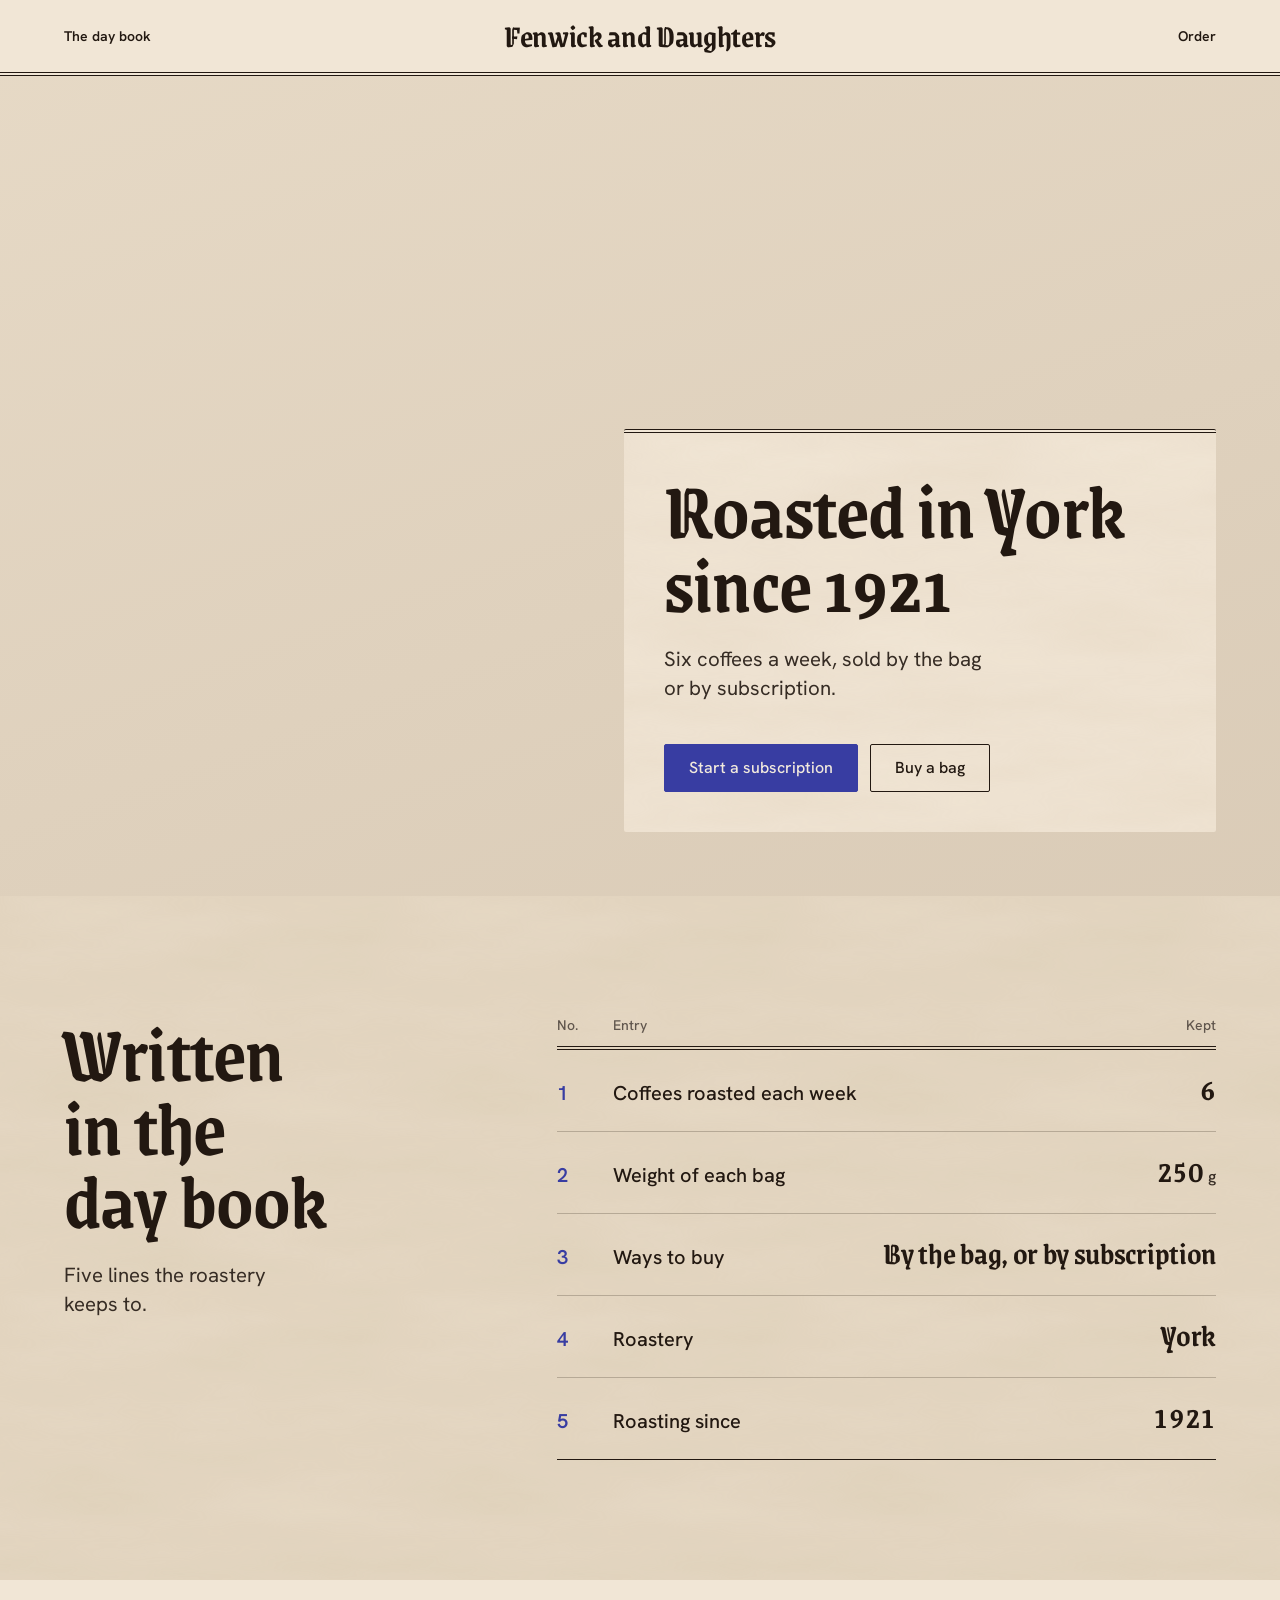
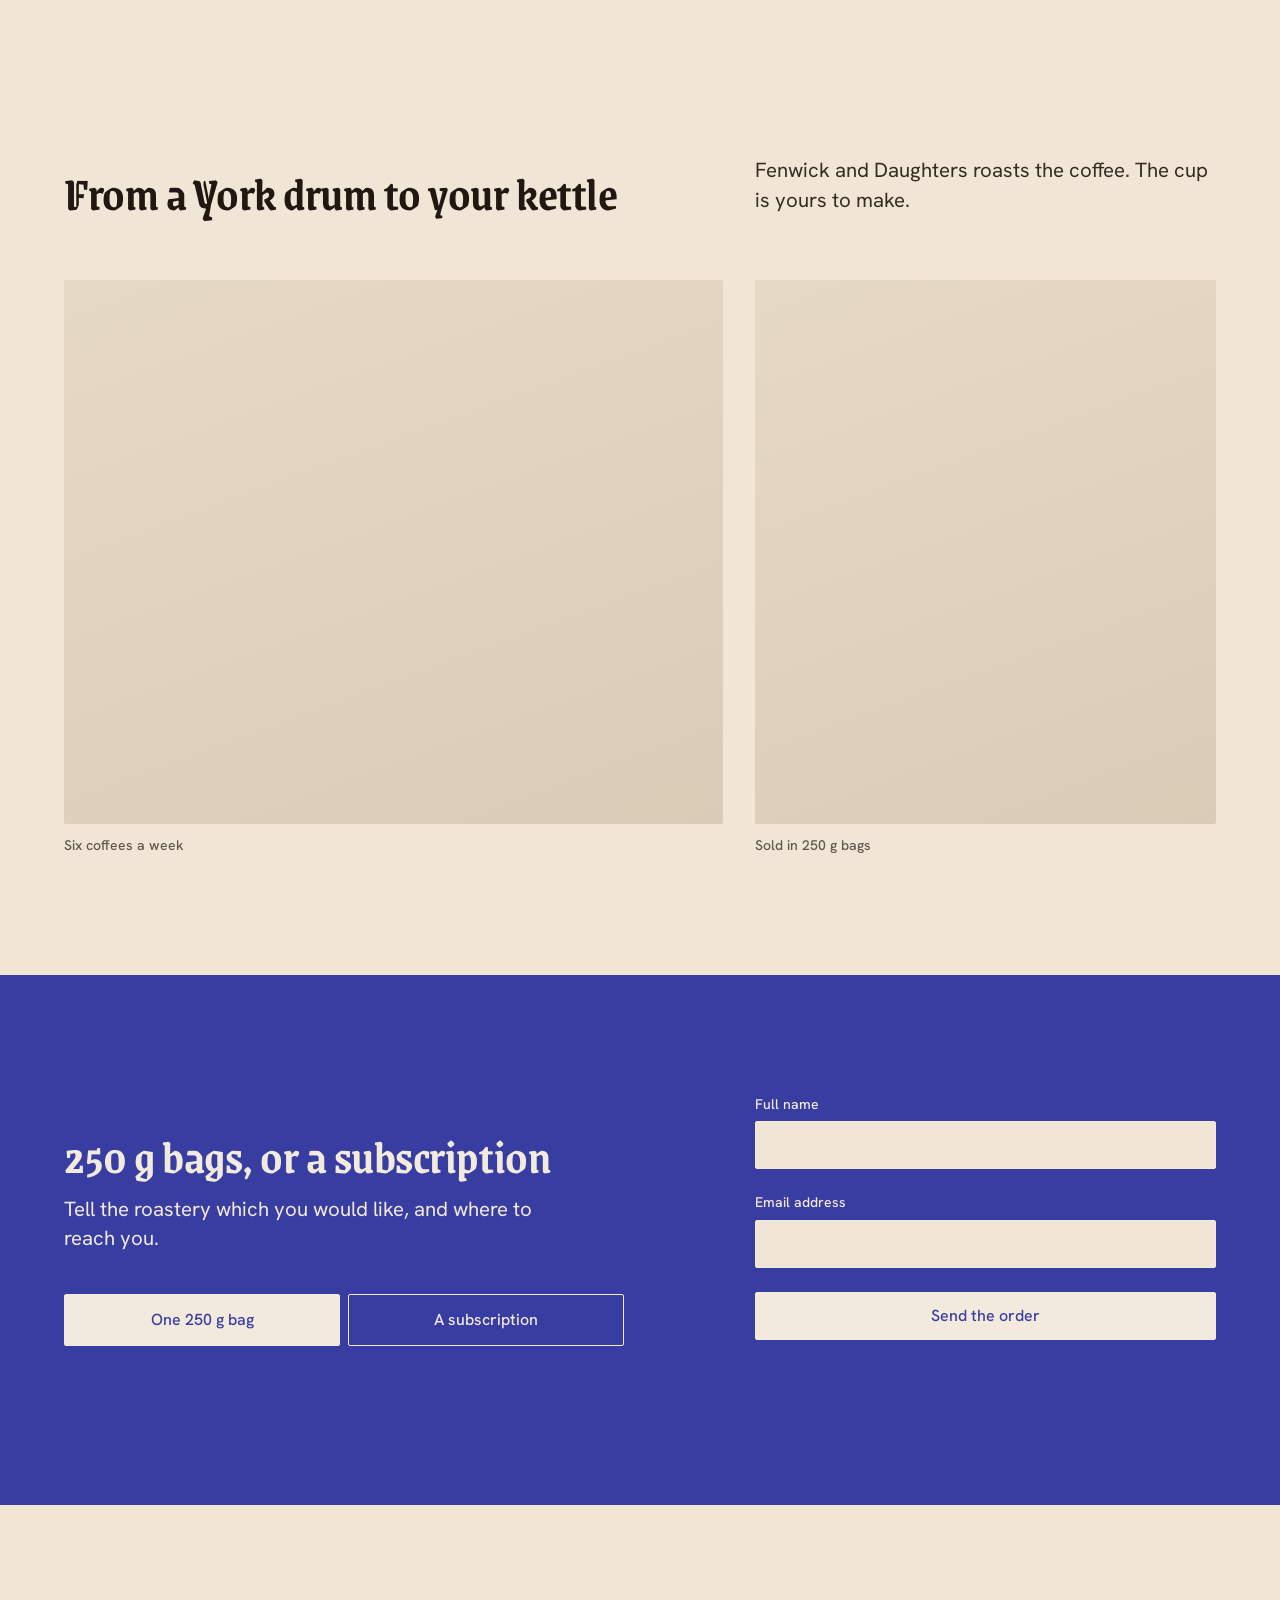
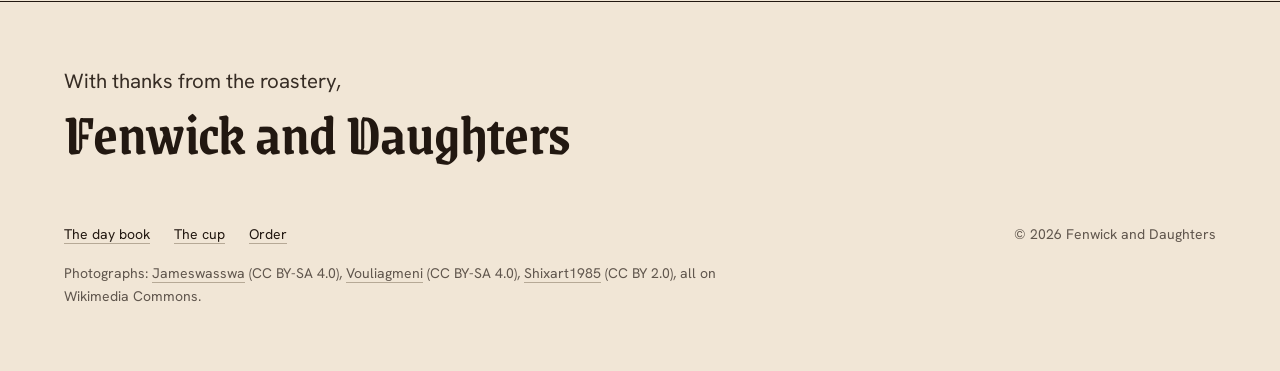
<file: .claude/skills/hallmark/scripts/fixtures/exemplars/editorial.html>
<!doctype html>
<html lang="en-GB">
<head>
<meta charset="utf-8">
<meta name="viewport" content="width=device-width, initial-scale=1">
<title>Fenwick and Daughters, coffee roasted in York since 1921</title>
<meta name="description" content="Fenwick and Daughters roasts six coffees a week in York, sold in 250 g bags or by subscription.">
<link rel="preconnect" href="https://fonts.googleapis.com">
<link rel="preconnect" href="https://fonts.gstatic.com" crossorigin>
<link href="https://fonts.googleapis.com/css2?family=Grenze+Gotisch:wght@600&family=Hanken+Grotesk:wght@400;500;600&family=IBM+Plex+Mono:wght@400&display=swap" rel="stylesheet">
<style>
/* Hallmark · job: buy · shape: Trade Ledger (custom: the roast as a Poster, the house's day book set as its own ledger, the cup as a pair, the order on the pigment) · genre: editorial · theme: Vellum (by request)
 * hero: Poster · nav: masthead, the blackletter wordmark centred over a double rule, one link at each end · footer: letter close · imagery: photographs, library 3, warm con=6 · signature: the roast itself, beans swept round the cooling tray full-bleed under a parchment plate · vellum: parchment
 * axes: light/blackletter/cool · posture: committed · contrast: pass · fold: pass · v2.0.0 */
/* Hallmark · pre-emit critique: P4 H5 E4 S5 R4 V4 · weakest: E, the plate must not bury the hand and the falling beans; it rests on the tray's far side and the plain wall, so the stream and the lever stay clear */
/* Hallmark · hero-review: in-thread · fix · 1 finding · 1 resolved (the head breaks after York) */
/* Hallmark · finish-review: in-thread (the subagent limit was reached) · fix · 3 findings · 1 resolved (the order head failed the swap test, then its blackletter I read as J: now 250 g bags, or a subscription) · 2 answered (the pair's captions are card facts, imagery.md 5; the pair are the closest honest frames the library holds) · gap: none */
/* Hallmark · answered F4 · the order field inverts the primary to parchment on pigment, as the theme's own hint sets it for its one field */
:root {
  color-scheme: light;
  --space-3xs: 2px; --space-2xs: 4px; --space-xs: 8px; --space-sm: 12px; --space-md: 16px; --space-lg: 24px; --space-xl: 40px; --space-2xl: 64px; --space-3xl: 96px; --space-4xl: 144px;
  --text-xs: 0.8125rem; --text-sm: 0.875rem; --text-md: 1rem; --text-lg: 1.25rem; --text-xl: 1.5625rem; --text-2xl: 1.953rem; --text-3xl: 2.441rem;
  --text-display-s: clamp(2.25rem, 4vw + 0.5rem, 3.75rem); --text-display: clamp(2.75rem, 5vw + 1rem, 5.25rem);
  --text-section: clamp(2rem, 2.5vw + 1rem, 3.5rem); --text-title: clamp(1.25rem, 0.75vw + 0.875rem, 1.625rem); --text-lead: clamp(1.125rem, 0.35vw + 1rem, 1.375rem);
  --ease-out: cubic-bezier(0.16, 1, 0.3, 1); --ease-in: cubic-bezier(0.7, 0, 0.84, 0); --ease-in-out: cubic-bezier(0.65, 0, 0.35, 1);
  --dur-micro: 120ms; --dur-short: 220ms; --dur-long: 420ms;
  --color-error: oklch(52% 0.19 27); --color-success: oklch(50% 0.12 150);
  --container: 1440px; --gutter: 64px; --gap-columns: 32px; --section-gap-s: 120px; --section-gap: 144px; --section-gap-l: 176px;
  --z-base: 1; --z-raised: 10; --z-dropdown: 100; --z-sticky: 200; --z-sticky-nav: 300; --z-modal: 400; --z-toast: 500; --z-tooltip: 600;
  --color-paper: oklch(93% 0.025 80); --color-paper-2: oklch(89% 0.03 78); --color-paper-3: oklch(85% 0.032 76);
  --color-ink: oklch(22% 0.02 60); --color-ink-2: oklch(30% 0.02 60); --color-muted: oklch(46% 0.02 65);
  --color-rule: oklch(74% 0.03 75);
  --color-accent: oklch(42% 0.16 275); --color-accent-deep: oklch(34% 0.15 275); --color-accent-ink: oklch(94% 0.02 80);
  --color-focus: oklch(50% 0.17 275); --color-field: var(--color-accent);
  --font-display: "Grenze Gotisch", ui-serif, Georgia, serif; --font-body: "Hanken Grotesk", ui-sans-serif, sans-serif;
  --font-outlier: "IBM Plex Mono", ui-monospace, monospace;
  --radius-card: 2px; --radius-pill: 2px; --rule-hair: 1px; --shadow-card: none;
  --tracking-display: -0.01em; --fibre: 0.5;
}
*, *::before, *::after { box-sizing: border-box; }
html, body { overflow-x: clip; }
html { scrollbar-color: var(--color-muted) var(--color-paper); scroll-padding-top: var(--space-3xl); }
body { margin: 0; background: var(--color-paper); color: var(--color-ink); font-family: var(--font-body); font-size: var(--text-md); line-height: 1.55; -webkit-font-smoothing: antialiased; caret-color: var(--color-accent); }
::selection { background: color-mix(in oklab, var(--color-accent) 22%, transparent); color: var(--color-ink); }
:focus-visible { outline: 2px solid var(--color-focus); outline-offset: 2px; }
a { color: inherit; text-decoration-thickness: 1px; text-underline-offset: 0.16em; }
h1, h2, h3 { margin: 0; font-family: var(--font-display); font-weight: var(--display-weight, 700); font-synthesis: none; letter-spacing: var(--tracking-display); line-height: 1.05; overflow-wrap: break-word; min-width: 0; text-wrap: balance; }
h1 { max-width: 20ch; font-size: var(--text-display); } h2 { max-width: 30ch; font-size: var(--text-section); } h3 { max-width: 40ch; font-size: var(--text-title); line-height: 1.2; }
.lead { font-size: var(--text-lead); line-height: 1.45; max-width: 52ch; }
p { margin: 0; text-wrap: pretty; }
p:not([class]) { max-width: 65ch; }
img, video { max-width: 100%; height: auto; display: block; }
svg { display: block; }
[hidden] { display: none !important; }
button, input, select, textarea { font: inherit; }
.container { width: 100%; max-width: var(--container); margin-inline: auto; padding-inline: var(--gutter); box-sizing: border-box; }
.num, .figure, td.num { font-variant-numeric: tabular-nums; }
.visually-hidden { position: absolute; width: 1px; height: 1px; overflow: hidden; clip-path: inset(50%); white-space: nowrap; }
[data-slot] { position: relative; overflow: hidden; background: linear-gradient(160deg, var(--color-paper-2, var(--color-paper)), var(--color-paper-3, var(--color-paper))); }
[data-slot] > img { position: absolute; inset: 0; width: 100%; height: 100%; object-fit: cover; z-index: 1; }
[data-slot]:has(> img) > :not(img):not([data-keep]) { display: none !important; }
@media (max-width: 60rem) { :root { --gutter: 24px; --section-gap-s: 80px; --section-gap: 96px; --section-gap-l: 120px; } }
@media (max-width: 40rem) { :root { --gutter: 16px; --section-gap-s: 56px; --section-gap: 72px; --section-gap-l: 96px; --gap-columns: 16px; } }
@media (prefers-reduced-motion: reduce) { *:not(.keep-motion), *:not(.keep-motion)::before, *:not(.keep-motion)::after { animation-duration: 0.01ms !important; animation-iteration-count: 1 !important; transition-duration: 0.01ms !important; scroll-behavior: auto !important; } }
/* photographs: warm con=6 */
[data-slot] > img { filter: sepia(0.28) saturate(0.94) contrast(1.06); }
:root {
  --mast-h: 80px;
  --plate-w: 37rem;
  --color-field: var(--color-accent);
}

/* The fibre wash: long tan fibres, stitched so they never tile (texture.md, the low-frequency wash) */
.fibre { position: relative; isolation: isolate; }
.fibre::before { content: ""; position: absolute; inset: 0; z-index: -1; opacity: var(--fibre); mix-blend-mode: multiply; pointer-events: none;
  background-image: url("data:image/svg+xml,%3Csvg xmlns='http://www.w3.org/2000/svg' width='400' height='400'%3E%3Cfilter id='p' x='0' y='0' width='100%25' height='100%25'%3E%3CfeTurbulence type='fractalNoise' baseFrequency='0.004 0.02' numOctaves='4' seed='4' stitchTiles='stitch'/%3E%3CfeColorMatrix values='0 0 0 0 0.62 0 0 0 0 0.52 0 0 0 0 0.36 0 0 0 0.3 0'/%3E%3C/filter%3E%3Crect width='100%25' height='100%25' filter='url(%23p)'/%3E%3C/svg%3E"); }

/* Type */
h1, h2 { font-weight: 600; line-height: 0.92; color: var(--color-ink); }
h3 { font-family: var(--font-body); font-weight: 600; }
.lead { color: var(--color-ink-2); }

/* Controls */
.btn { display: inline-flex; align-items: center; justify-content: center; min-height: 48px; padding: 0 var(--space-lg); border: var(--rule-hair) solid var(--color-ink); border-radius: var(--radius-card); background: transparent; color: var(--color-ink); font: 500 var(--text-md)/1 var(--font-body); text-decoration: none; white-space: nowrap; cursor: pointer;
  transition: background-color var(--dur-micro) var(--ease-out), border-color var(--dur-micro) var(--ease-out), color var(--dur-micro) var(--ease-out); }
.btn:hover { background: var(--color-paper-2); }
.btn:active { transform: translateY(1px); }
.btn:focus-visible { outline: 2px solid var(--color-focus); outline-offset: 2px; }
.btn:disabled, .btn[aria-disabled="true"] { opacity: 0.55; cursor: not-allowed; transform: none; }
.btn--primary { background: var(--color-accent); border-color: var(--color-accent); color: var(--color-accent-ink); }
.btn--primary:hover { background: var(--color-accent-deep); border-color: var(--color-accent-deep); }

.skip { position: absolute; left: var(--space-md); top: calc(-1 * var(--space-3xl)); z-index: var(--z-toast); padding: var(--space-xs) var(--space-md); background: var(--color-ink); color: var(--color-paper); }
.skip:focus-visible { top: var(--space-md); }

/* Masthead */
.mast__bar { display: grid; grid-template-columns: minmax(0, 1fr) auto minmax(0, 1fr); align-items: center; min-height: calc(var(--mast-h) - 4px); border-bottom: 4px double var(--color-ink); }
.wordmark { font: 600 2rem/1 var(--font-display); letter-spacing: var(--tracking-display); color: var(--color-ink); text-decoration: none; white-space: nowrap; padding-block: var(--space-sm); }
.mast__link { justify-self: start; font: 600 var(--text-sm)/1 var(--font-body); color: var(--color-ink); padding-block: var(--space-sm); text-decoration: underline 1px; text-decoration-color: transparent; text-underline-offset: 0.3em;
  transition: text-decoration-color var(--dur-short) var(--ease-out), color var(--dur-micro) var(--ease-out); }
.mast__link--end { justify-self: end; }
.mast__link:hover { text-decoration-color: var(--color-accent); color: var(--color-accent); }
.wordmark:focus-visible, .mast__link:focus-visible { outline: 2px solid var(--color-focus); outline-offset: 4px; }

/* Hero: the roast, full-bleed, under a parchment plate */
.hero { position: relative; height: calc(100dvh - var(--mast-h)); min-height: 36rem; overflow: hidden; background: var(--color-ink); color: var(--color-paper); }
.hero__photo { position: absolute; inset: 0; margin: 0; }
.hero__photo > img { object-position: 50% 62%; }
.hero__inner { position: relative; z-index: var(--z-raised); height: 100%; display: flex; align-items: flex-end; justify-content: flex-end; padding-bottom: var(--space-2xl); box-sizing: border-box; }
.plate { width: min(100%, var(--plate-w)); box-sizing: border-box; padding: var(--space-xl); background: var(--color-paper); color: var(--color-ink); border-top: 4px double var(--color-ink); border-radius: var(--radius-card); }
.plate h1 { font-size: var(--text-display); max-width: 16ch; }
.plate .lead { margin-top: var(--space-lg); max-width: 30ch; }
.actions { display: flex; flex-wrap: wrap; gap: var(--space-sm); margin-top: var(--space-xl); }

@media (max-width: 60rem) {
  .hero { height: auto; min-height: 0; background: none; color: var(--color-ink); overflow: visible; }
  .hero__photo { position: relative; aspect-ratio: 4 / 3; }
  .hero__inner { height: auto; padding-bottom: 0; }
  .plate { width: 100%; padding: var(--space-xl) 0 0; background: none; border-top: 0; }
  .plate.fibre::before { display: none; }
  .wordmark { font-size: 1.875rem; }
}
@media (max-width: 40rem) {
  .mast__bar { grid-template-columns: auto; justify-items: center; row-gap: var(--space-2xs); padding-block: var(--space-xs); }
  .mast__link { display: none; }
}

/* Shared section grid: one container, twelve columns, one column gap */
.split { display: grid; grid-template-columns: repeat(12, minmax(0, 1fr)); column-gap: var(--gap-columns); }
.band { background: var(--color-paper-2); padding-block: var(--section-gap-s); }
.photo { margin: 0; border-radius: var(--radius-card); }
.photo > img { outline: var(--rule-hair) solid var(--color-rule); outline-offset: -1px; }
figcaption { margin-top: var(--space-sm); font: 500 var(--text-sm)/1.4 var(--font-body); color: var(--color-muted); }

/* The day book: the house's ledger on the fibre band, the entries kept in the hand of the wordmark */
.ledger__grid { align-items: start; }
.ledger__text { grid-column: 1 / span 4; position: sticky; top: var(--space-2xl); }
.ledger__text h2 { font-size: var(--text-display); max-width: 9ch; }
.ledger .lead { margin-top: var(--space-lg); max-width: 22ch; }
.ledger__book { grid-column: 6 / span 7; }
.book { width: 100%; border-collapse: collapse; font-size: var(--text-lg); line-height: 1.35; }
.book thead th { padding: 0 0 var(--space-sm); border-bottom: 4px double var(--color-ink); font: 500 var(--text-sm)/1.3 var(--font-body); color: var(--color-muted); text-align: left; }
.book td, .book tbody th { padding: var(--space-lg) 0; border-top: var(--rule-hair) solid var(--color-rule); vertical-align: baseline; }
.book tbody tr:first-child > * { border-top: 0; }
.book tbody tr:last-child > * { border-bottom: var(--rule-hair) solid var(--color-ink); }
.book tbody th { font-weight: 500; text-align: left; color: var(--color-ink); }
.book .idx { width: 3.5rem; font-weight: 600; color: var(--color-accent); }
.book .r, .book thead th.r { text-align: right; }
.book td.r { font: 600 var(--text-2xl)/1 var(--font-display); letter-spacing: var(--tracking-display); color: var(--color-ink); }
.book td.r .unit { font: 500 var(--text-md)/1 var(--font-body); color: var(--color-ink-2); }
.book .num { font-variant-numeric: lining-nums tabular-nums; }

/* The cup: one wide frame, then a pair, each with its fact */
.cup { padding-top: var(--section-gap-l); }
.cup__head { align-items: end; }
.cup__head h2 { grid-column: 1 / span 6; }
.cup__head .lead { grid-column: 8 / span 5; }
.cup__pair { margin-top: var(--space-2xl); }
.cup__pair > figure { margin: 0; }
.cup__note { grid-column: 1 / span 7; }
.cup__cup { grid-column: 8 / span 5; }
.cup__pair .photo { height: 34rem; }

/* The order, on the one pigment field */
.order-band { margin-top: var(--section-gap-s); padding-block: var(--section-gap-s); background: var(--color-field); color: var(--color-accent-ink); }
.order-band h2 { color: var(--color-accent-ink); }
.order-band .lead { margin-top: var(--space-md); color: var(--color-accent-ink); }
.order-band :focus-visible { outline-color: var(--color-accent-ink); }
.order { align-items: center; }
.order__text { grid-column: 1 / span 6; }
.order__fields { grid-column: 8 / span 5; display: grid; gap: var(--space-lg); }
.seg { display: grid; grid-template-columns: repeat(2, minmax(0, 1fr)); gap: var(--space-xs); margin: var(--space-xl) 0 0; padding: 0; border: 0; }
.field label { font: 500 var(--text-sm)/1.3 var(--font-body); color: var(--color-accent-ink); }
.seg input { position: absolute; width: 1px; height: 1px; opacity: 0; }
.seg label { display: flex; align-items: center; justify-content: center; min-height: 52px; padding: 0 var(--space-md); border: var(--rule-hair) solid var(--color-accent-ink); border-radius: var(--radius-card); font-weight: 500; cursor: pointer;
  transition: background-color var(--dur-micro) var(--ease-out), color var(--dur-micro) var(--ease-out); }
.seg label:hover { background: var(--color-accent-deep); }
.seg input:checked + label { background: var(--color-accent-ink); color: var(--color-accent); }
.seg input:focus-visible + label { outline: 2px solid var(--color-accent-ink); outline-offset: 2px; }
.field { display: grid; gap: var(--space-xs); }
.field input { min-height: 48px; padding: 0 var(--space-md); border: var(--rule-hair) solid var(--color-accent-ink); border-radius: var(--radius-card); background: var(--color-paper); color: var(--color-ink); outline: 2px solid transparent; outline-offset: 2px; }
.field input:focus-visible { outline-color: var(--color-accent-ink); }
.field input[aria-invalid] { border-color: var(--color-error); box-shadow: inset 0 0 0 1px var(--color-error); }
.field input:disabled { opacity: 0.55; cursor: not-allowed; }
.btn--on-field { width: 100%; background: var(--color-accent-ink); border-color: var(--color-accent-ink); color: var(--color-accent); }
.btn--on-field:hover { background: var(--color-paper-2); border-color: var(--color-paper-2); }
.help { min-height: 1lh; font-size: var(--text-sm); color: var(--color-accent-ink); }

/* The letter close */
.letter { padding-block: var(--space-3xl) var(--space-2xl); }
.letter__inner { padding-top: var(--space-2xl); border-top: var(--rule-hair) solid var(--color-ink); }
.letter__sign { font-size: var(--text-lead); color: var(--color-ink-2); }
.letter__name { margin-top: var(--space-xs); font: 600 var(--text-display-s)/0.92 var(--font-display); letter-spacing: var(--tracking-display); color: var(--color-ink); }
.letter__foot { display: flex; flex-wrap: wrap; justify-content: space-between; align-items: baseline; gap: var(--space-md) var(--space-xl); margin-top: var(--space-2xl); }
.letter__nav { display: flex; flex-wrap: wrap; gap: var(--space-lg); }
.letter__nav a { font-size: var(--text-sm); color: var(--color-ink); text-decoration-color: var(--color-rule); text-underline-offset: 0.25em; transition: text-decoration-color var(--dur-short) var(--ease-out); }
.letter__nav a:hover { text-decoration-color: var(--color-accent); }
.letter__nav a:focus-visible { outline: 2px solid var(--color-focus); outline-offset: 2px; }
.legal { font-size: var(--text-sm); color: var(--color-muted); }
.letter__credit { flex: 1 0 100%; max-width: 88ch; font-size: var(--text-sm); line-height: 1.6; color: var(--color-muted); }
.letter__credit a { color: inherit; text-decoration-color: var(--color-rule); text-underline-offset: 0.25em; }
.letter__credit a:hover { color: var(--color-ink); text-decoration-color: var(--color-accent); }

@media (max-width: 60rem) {
  .ledger__text, .ledger__book, .cup__head h2, .cup__head .lead, .cup__note, .cup__cup, .order__text, .order__fields { grid-column: 1 / -1; }
  .ledger__text { position: static; }
  .ledger__book { margin-top: var(--space-2xl); }
  .book td.r { font-size: var(--text-xl); }
  .cup__head .lead { margin-top: var(--space-md); }
  .cup__pair { row-gap: var(--space-xl); }
  .cup__pair .photo { height: auto; aspect-ratio: 4 / 3; }
  .order__fields { margin-top: var(--space-xl); }
}
@media (max-width: 40rem) {
  .book { font-size: var(--text-md); }
  .book .idx { width: 2rem; }
}
</style>
<script>document.documentElement.classList.add('js');</script>
</head>
<body id="top">
<a class="skip" href="#main">Skip to content</a>

<header class="mast">
  <div class="container mast__bar">
    <a class="mast__link" href="#daybook">The day book</a>
    <a class="wordmark" href="#top" aria-label="Fenwick and Daughters, back to the top">Fenwick and Daughters</a>
    <a class="mast__link mast__link--end" href="#order">Order</a>
  </div>
</header>

<main id="main">
  <section class="hero" aria-labelledby="hero-h">
    <figure class="hero__photo" data-slot="roaster" data-alt="The York roaster at work, a fresh roast tipping into the cooling tray">
      <img src="https://upload.wikimedia.org/wikipedia/commons/thumb/3/3b/Cooling_time_for_coffee.jpg/1280px-Cooling_time_for_coffee.jpg" width="1920" height="1348" fetchpriority="high"
           alt="A fresh roast swept round the cooling tray by its paddle arm" style="object-position: 50% 55%">
    </figure>
    <div class="container hero__inner">
      <div class="plate fibre">
        <h1 id="hero-h">Roasted in York<br> since 1921</h1>
        <p class="lead">Six coffees a week, sold by the bag or by subscription.</p>
        <div class="actions">
          <a class="btn btn--primary" href="#order" data-kind="subscription">Start a subscription</a>
          <a class="btn" href="#order" data-kind="bag">Buy a bag</a>
        </div>
      </div>
    </div>
  </section>

  <section class="ledger band fibre" id="daybook" aria-labelledby="ledger-h">
    <div class="container split ledger__grid">
      <div class="ledger__text">
        <h2 id="ledger-h">Written in the day book</h2>
        <p class="lead">Five lines the roastery keeps to.</p>
      </div>
      <div class="ledger__book">
        <table class="book">
          <thead>
            <tr><th scope="col">No.</th><th scope="col">Entry</th><th scope="col" class="r">Kept</th></tr>
          </thead>
          <tbody>
            <tr><td class="idx">1</td><th scope="row">Coffees roasted each week</th><td class="r"><span class="num">6</span></td></tr>
            <tr><td class="idx">2</td><th scope="row">Weight of each bag</th><td class="r"><span class="num">250</span>&nbsp;<span class="unit">g</span></td></tr>
            <tr><td class="idx">3</td><th scope="row">Ways to buy</th><td class="r">By the bag, or by subscription</td></tr>
            <tr><td class="idx">4</td><th scope="row">Roastery</th><td class="r">York</td></tr>
            <tr><td class="idx">5</td><th scope="row">Roasting since</th><td class="r"><span class="num">1921</span></td></tr>
          </tbody>
        </table>
      </div>
    </div>
  </section>

  <section class="cup" id="cup" aria-labelledby="cup-h">
    <div class="container">
      <div class="split cup__head">
        <h2 id="cup-h">From a York drum to your kettle</h2>
        <p class="lead">Fenwick and Daughters roasts the coffee. The cup is yours to make.</p>
      </div>
      <div class="split cup__pair">
        <figure class="cup__note">
          <div class="photo" data-slot="desk" data-alt="The York roaster between roasts, the drum over its cooling tray">
            <img src="https://upload.wikimedia.org/wikipedia/commons/thumb/2/2d/Coffee_roasting_machine%2C_The_Roastery%2C_Coaltown_Coffee%2C_Ammanford%2C_Wales.jpg/1280px-Coffee_roasting_machine%2C_The_Roastery%2C_Coaltown_Coffee%2C_Ammanford%2C_Wales.jpg" width="1920" height="2560" loading="lazy"
                 alt="A drum coffee roaster above its copper cooling tray in a roastery" style="object-position: 50% 69%">
          </div>
          <figcaption>Six coffees a week</figcaption>
        </figure>
        <figure class="cup__cup">
          <div class="photo" data-slot="cup" data-alt="A cup of Fenwick and Daughters coffee on the shop counter">
            <img src="https://upload.wikimedia.org/wikipedia/commons/thumb/5/52/Espresso_coffee_pouring_from_retro_espresso_machine.jpg/1280px-Espresso_coffee_pouring_from_retro_espresso_machine.jpg" width="1920" height="2876" loading="lazy"
                 alt="Espresso streaming from a chrome machine into two glass cups" style="object-position: 50% 62%">
          </div>
          <figcaption>Sold in 250&nbsp;g bags</figcaption>
        </figure>
      </div>
    </div>
  </section>

  <section class="order-band" id="order" aria-labelledby="order-h">
    <div class="container">
      <form class="split order" data-endpoint="" novalidate>
        <div class="order__text">
          <h2 id="order-h">250&nbsp;g bags, or a subscription</h2>
          <p class="lead">Tell the roastery which you would like, and where to reach you.</p>
          <fieldset class="seg">
            <legend class="visually-hidden">How would you like it?</legend>
            <input type="radio" name="kind" id="kind-bag" value="bag" checked><label for="kind-bag">One 250&nbsp;g bag</label>
            <input type="radio" name="kind" id="kind-sub" value="subscription"><label for="kind-sub">A subscription</label>
          </fieldset>
        </div>
        <div class="order__fields">
          <div class="field">
            <label for="order-name">Full name</label>
            <input id="order-name" name="name" type="text" autocomplete="name" required>
          </div>
          <div class="field">
            <label for="order-email">Email address</label>
            <input id="order-email" name="email" type="email" autocomplete="email" inputmode="email" required>
          </div>
          <button class="btn btn--on-field" type="submit">Send the order</button>
          <p class="help" id="order-help" aria-live="polite"></p>
        </div>
      </form>
    </div>
  </section>
</main>

<footer class="letter">
  <div class="container letter__inner">
    <p class="letter__sign">With thanks from the roastery,</p>
    <p class="letter__name">Fenwick and Daughters</p>
    <div class="letter__foot">
      <nav class="letter__nav" aria-label="Footer">
        <a href="#daybook">The day book</a>
        <a href="#cup">The cup</a>
        <a href="#order">Order</a>
      </nav>
      <p class="legal">&copy; 2026 Fenwick and Daughters</p>
      <p class="letter__credit" data-credits>Photographs: <a href="https://commons.wikimedia.org/wiki/File:Cooling_time_for_coffee.jpg">Jameswasswa</a> (CC&nbsp;BY-SA&nbsp;4.0), <a href="https://commons.wikimedia.org/wiki/File:Coffee_roasting_machine,_The_Roastery,_Coaltown_Coffee,_Ammanford,_Wales.jpg">Vouliagmeni</a> (CC&nbsp;BY-SA&nbsp;4.0), <a href="https://commons.wikimedia.org/wiki/File:Espresso_coffee_pouring_from_retro_espresso_machine.jpg">Shixart1985</a> (CC&nbsp;BY&nbsp;2.0), all on Wikimedia Commons.</p>
    </div>
  </div>
</footer>

<script>
window.hallmarkSlots = (m) => { for (const [k, v] of Object.entries(m)) { const s = document.querySelector(`[data-slot="${k}"]`); if (!s) continue; const im = new Image(); im.src = typeof v === 'string' ? v : v.src; im.alt = (typeof v === 'object' && v.alt) || s.dataset.alt || ''; s.querySelectorAll(':scope > img').forEach((o) => o.remove()); s.prepend(im); } };
document.querySelectorAll('[data-slot] > img').forEach((i) => { if (i.complete && !i.naturalWidth) i.remove(); else i.addEventListener('error', () => i.remove(), { once: true }); });
document.querySelectorAll('[data-kind]').forEach((a) => a.addEventListener('click', () => { const r = document.getElementById(a.dataset.kind === 'subscription' ? 'kind-sub' : 'kind-bag'); if (r) r.checked = true; }));
document.querySelectorAll('form[data-endpoint]').forEach((form) => {
  const help = form.querySelector('[aria-live]');
  const fields = [...form.querySelectorAll('input[required]')];
  form.addEventListener('submit', (e) => {
    e.preventDefault();
    const bad = fields.filter((i) => !i.checkValidity());
    fields.forEach((i) => { i.toggleAttribute('aria-invalid', bad.includes(i)); if (bad.includes(i)) i.setAttribute('aria-describedby', help.id); else i.removeAttribute('aria-describedby'); });
    if (bad.length) { help.textContent = bad[0].type === 'email' ? 'That email address looks incomplete. Write it as name@example.com.' : 'Add your name, so the roastery knows who the coffee is for.'; bad[0].focus(); return; }
    if (!form.dataset.endpoint) { help.textContent = 'Nothing was sent: this form is not connected yet.'; return; }
    fetch(form.dataset.endpoint, { method: 'POST', body: new FormData(form) })
      .then((r) => { help.textContent = r.ok ? 'The roastery has your order and will write to ' + form.elements.email.value.trim() + '.' : 'That did not go through. Try again in a minute.'; })
      .catch(() => { help.textContent = 'That did not go through. Try again in a minute.'; });
  });
});
</script>
</body>
</html>
</file>
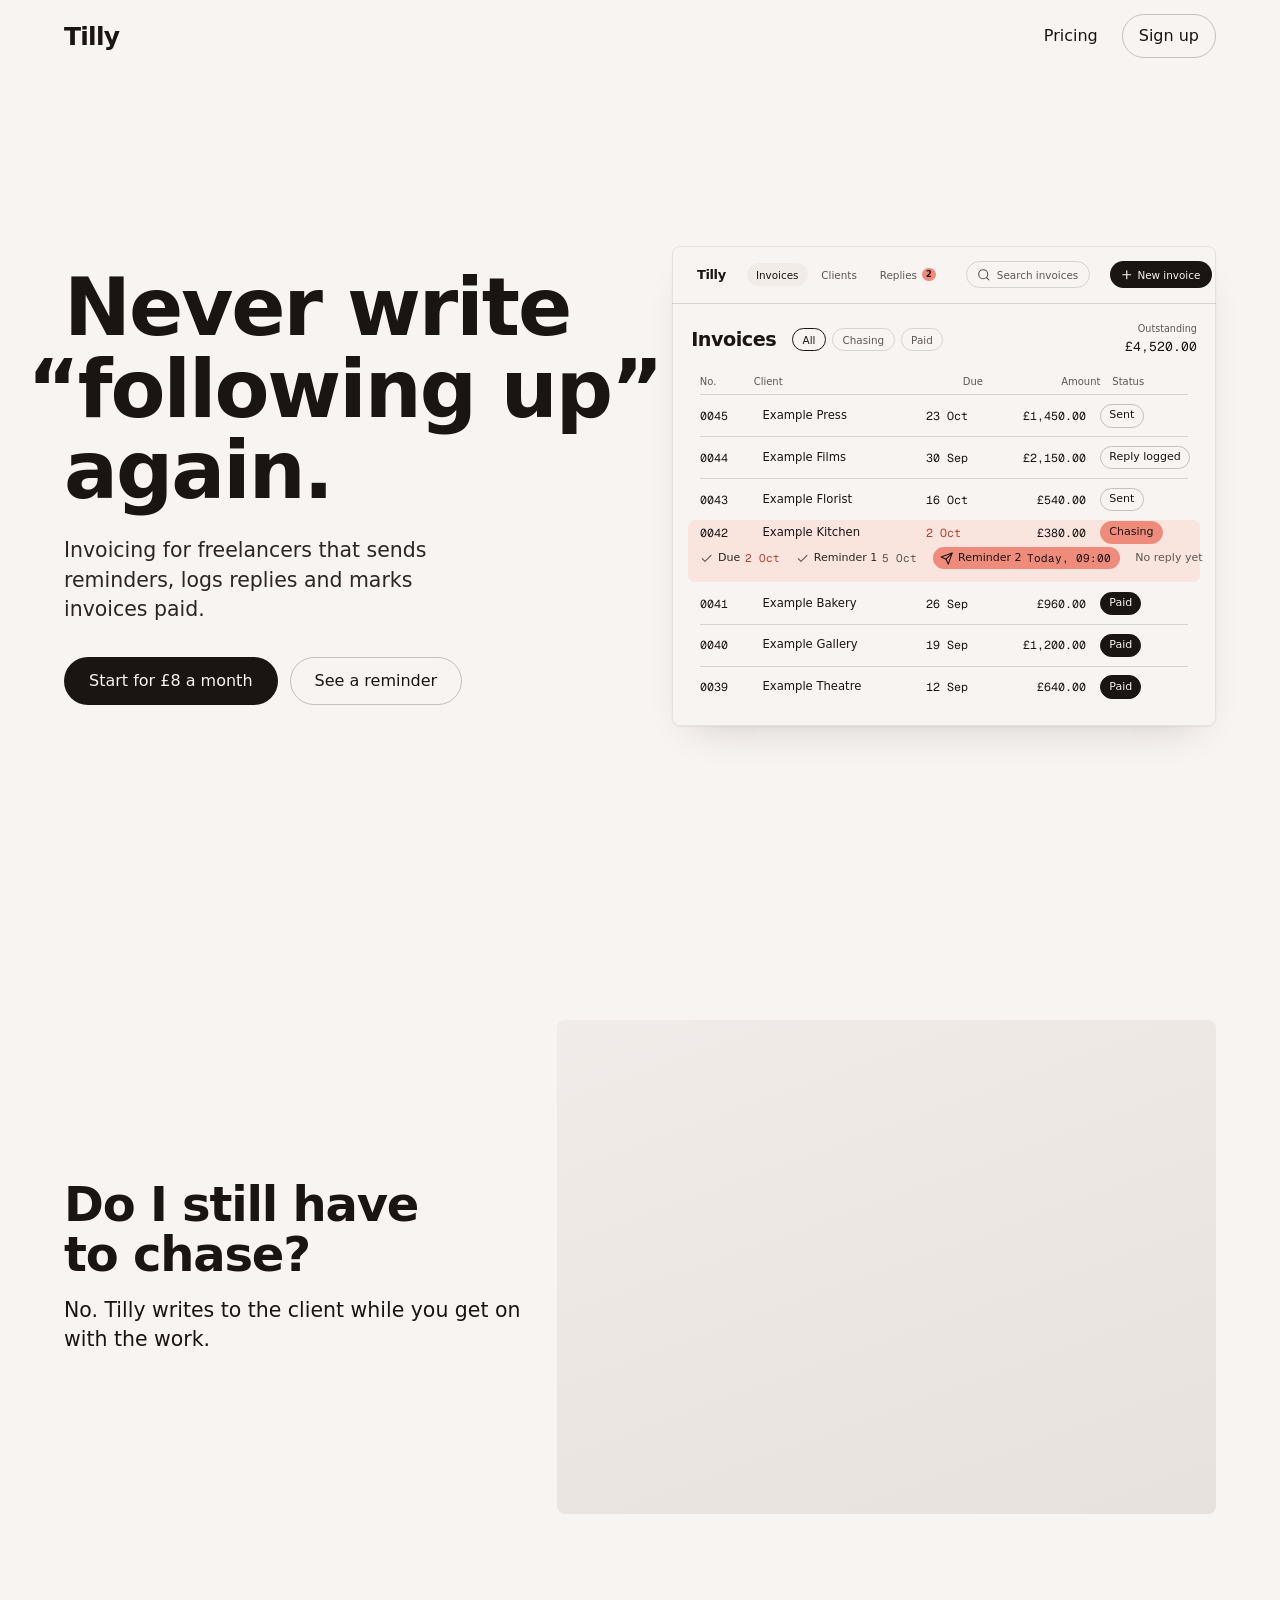
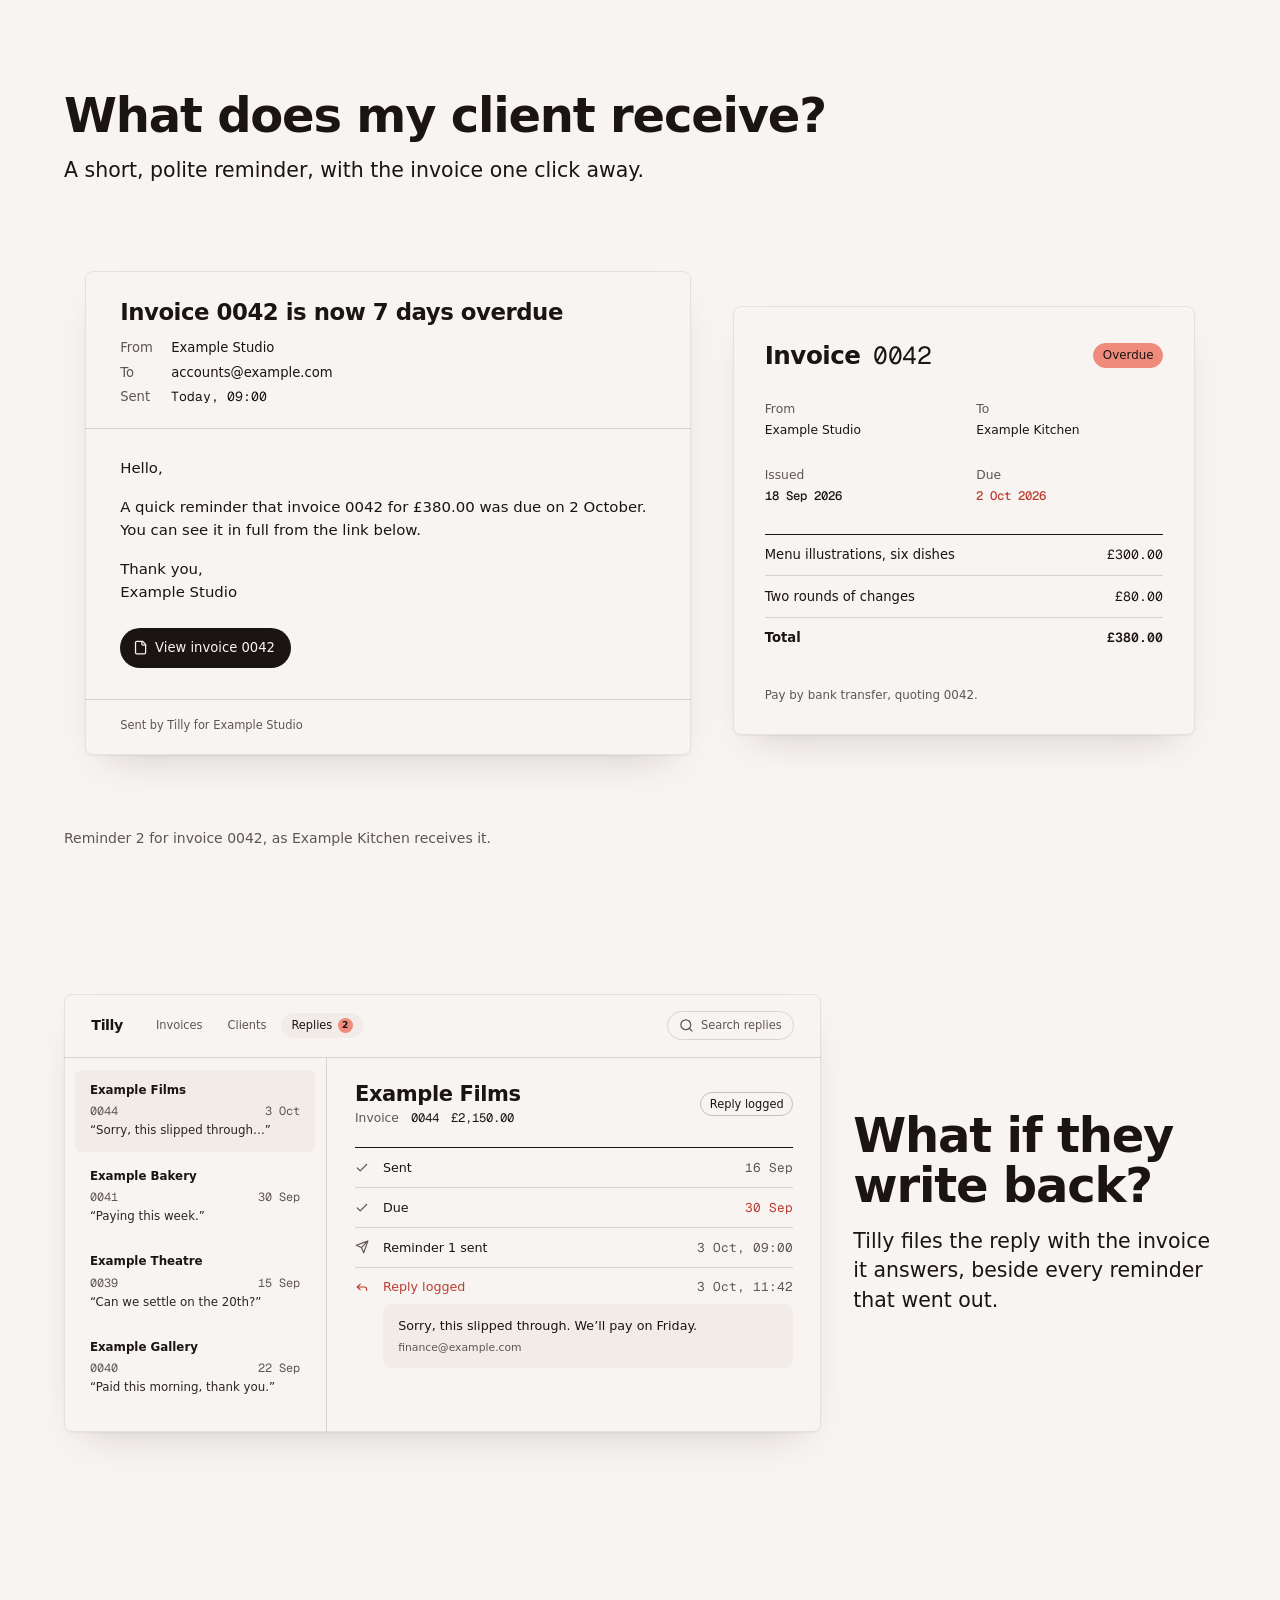
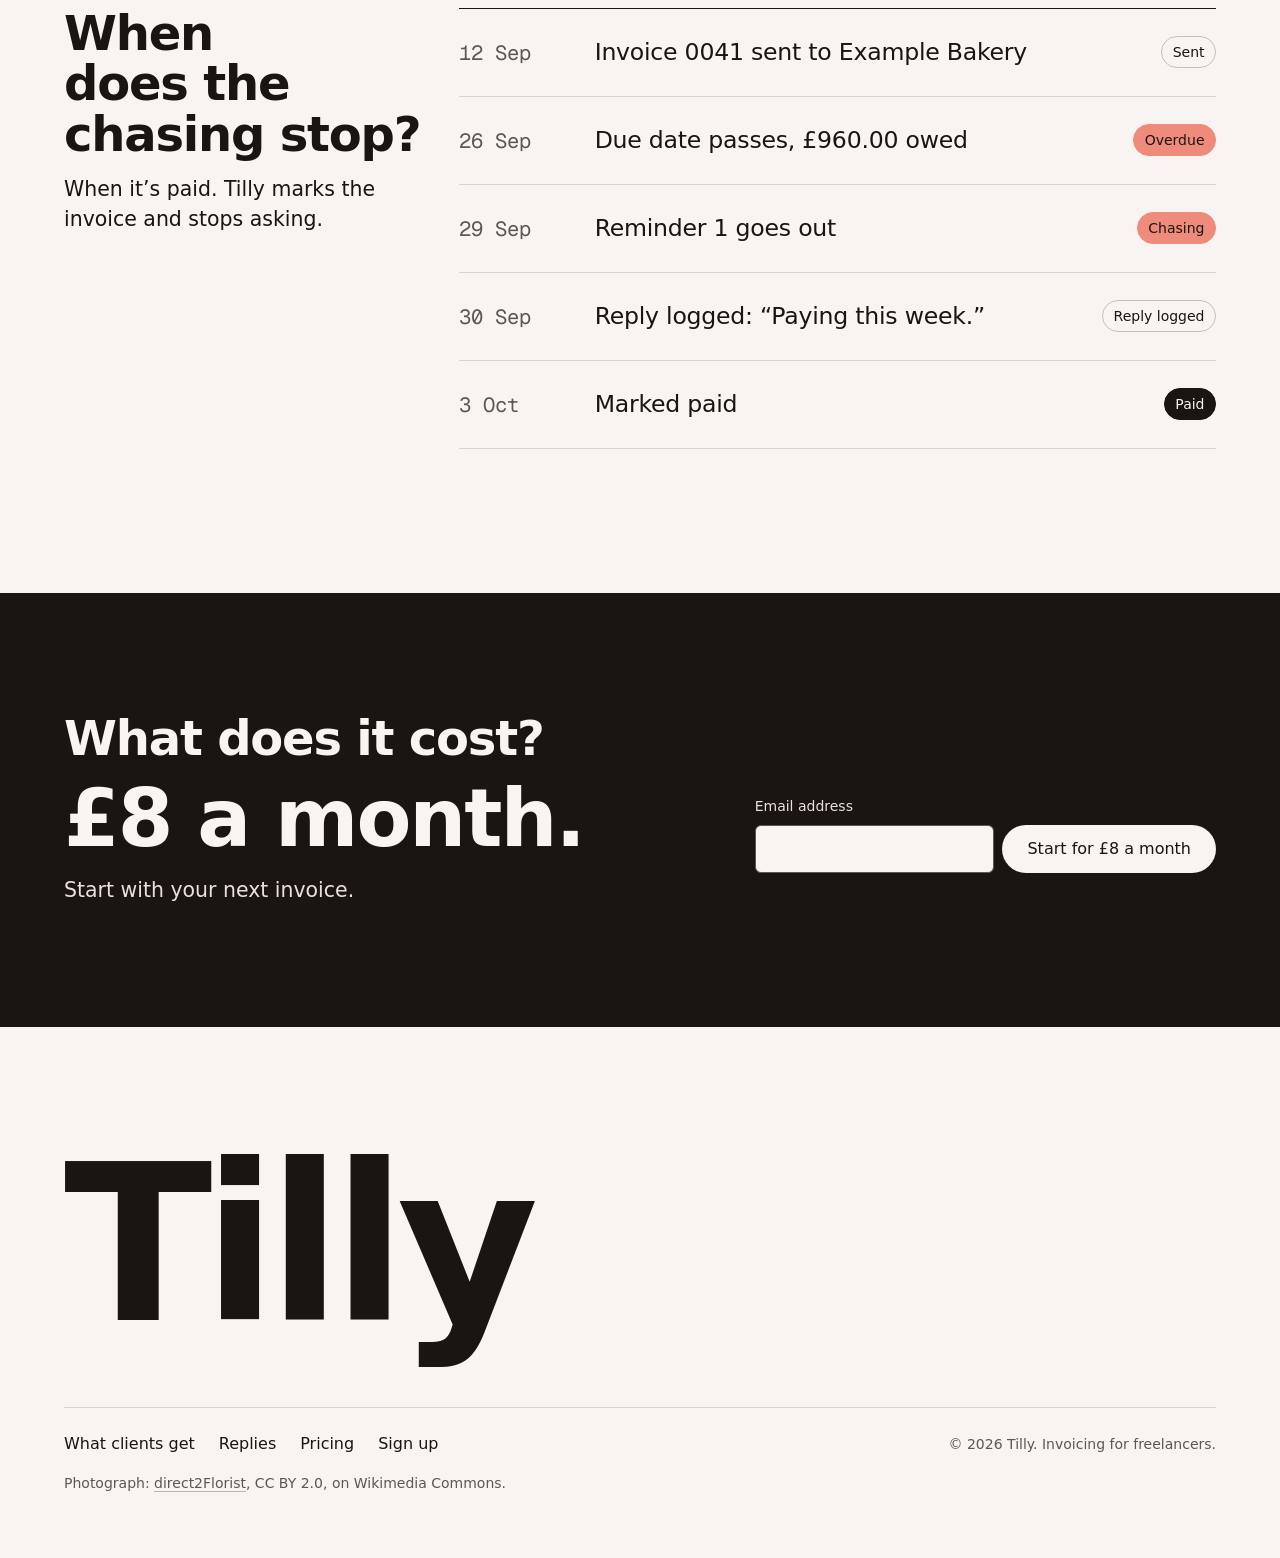
<file: .claude/skills/hallmark/scripts/fixtures/exemplars/modern-minimal.html>
<!doctype html>
<html lang="en-GB">
<head>
<meta charset="utf-8">
<meta name="viewport" content="width=device-width, initial-scale=1">
<title>Tilly, invoicing that chases late payments for you</title>
<meta name="description" content="Tilly is invoicing for freelancers that sends the reminders, logs the replies and marks invoices paid, for 8 pounds a month.">
<link rel="preconnect" href="https://api.fontshare.com" crossorigin>
<link rel="preconnect" href="https://fonts.googleapis.com">
<link rel="preconnect" href="https://fonts.gstatic.com" crossorigin>
<link href="https://api.fontshare.com/v2/css?f[]=general-sans@400,500,600&amp;display=swap" rel="stylesheet">
<link href="https://fonts.googleapis.com/css2?family=Geist+Mono:wght@400&amp;display=swap" rel="stylesheet">
<style>
/* Hallmark · job: sign up · shape: Conversational FAQ, opened by the product · genre: modern-minimal · theme: Coral (by request)
 * hero: Settled · nav: edge-aligned, the wordmark at the left, one link and one outlined pill at the right · footer: mast, the wordmark large over the links · imagery: product sample in hero, demo-2 and demo-3, photographs library 1 muted sepia=8 · signature: invoice 0042 being chased, live in the hero
 * axes: light/grotesk-sans/warm · posture: restrained · contrast: pass · fold: pass · v2.0.0 */
/* Hallmark · pre-emit critique: P4 H4 E4 S5 R4 V5 · weakest: E, the built screens must read as one product at every width, so every inner length is in em on a container-unit base, the screens scale as a whole and re-lay themselves on a phone */
/* Hallmark · hero-review: subagent · fix · 5 findings · 5 resolved · finish-review: in-thread, the subagent limit was reached · ship · 1 finding · 1 resolved · gap: none */
:root {
  color-scheme: light;
  --space-3xs: 2px; --space-2xs: 4px; --space-xs: 8px; --space-sm: 12px; --space-md: 16px; --space-lg: 24px; --space-xl: 40px; --space-2xl: 64px; --space-3xl: 96px; --space-4xl: 144px;
  --text-xs: 0.8125rem; --text-sm: 0.875rem; --text-md: 1rem; --text-lg: 1.25rem; --text-xl: 1.5625rem; --text-2xl: 1.953rem; --text-3xl: 2.441rem;
  --text-display-s: clamp(2.25rem, 4vw + 0.5rem, 3.75rem); --text-display: clamp(2.75rem, 5vw + 1rem, 5.25rem);
  --text-section: clamp(2rem, 2.5vw + 1rem, 3.5rem); --text-title: clamp(1.25rem, 0.75vw + 0.875rem, 1.625rem); --text-lead: clamp(1.125rem, 0.35vw + 1rem, 1.375rem);
  --ease-out: cubic-bezier(0.16, 1, 0.3, 1); --ease-in: cubic-bezier(0.7, 0, 0.84, 0); --ease-in-out: cubic-bezier(0.65, 0, 0.35, 1);
  --dur-micro: 120ms; --dur-short: 220ms; --dur-long: 420ms;
  --color-error: oklch(52% 0.19 27); --color-success: oklch(50% 0.12 150);
  --container: 1440px; --gutter: 64px; --gap-columns: 32px; --section-gap-s: 120px; --section-gap: 144px; --section-gap-l: 176px;
  --z-base: 1; --z-raised: 10; --z-dropdown: 100; --z-sticky: 200; --z-sticky-nav: 300; --z-modal: 400; --z-toast: 500; --z-tooltip: 600;
  --color-paper: oklch(97% 0.006 55); --color-paper-2: oklch(94.5% 0.007 55); --color-paper-3: oklch(91.5% 0.009 55);
  --color-ink: oklch(20% 0.010 35); --color-ink-2: oklch(27% 0.012 40); --color-muted: oklch(46% 0.012 45);
  --color-rule: oklch(87% 0.009 55); --color-rule-2: oklch(81% 0.011 55);
  --color-accent: oklch(74% 0.125 30); --color-accent-ink: oklch(20% 0.010 35); --color-accent-2: oklch(54% 0.165 29); --color-focus: oklch(54% 0.17 30);
  --font-display: "General Sans", ui-sans-serif, system-ui, sans-serif; --font-body: var(--font-display);
  --font-outlier: "Geist Mono", ui-monospace, monospace;
  --radius-card: 8px; --radius-input: 6px; --radius-pill: 999px; --rule-hair: 1px;
  --shadow-card: 0 1px 2px oklch(20% 0.01 35 / 0.05);
  --shadow-lift: 0 1px 2px oklch(20% 0.01 35 / 0.05), 0 18px 40px -22px oklch(20% 0.01 35 / 0.22);
  --tracking-display: -0.025em; --display-weight: 600;
}
*, *::before, *::after { box-sizing: border-box; }
html, body { overflow-x: clip; }
html { scrollbar-color: var(--color-muted) var(--color-paper); scroll-padding-top: var(--space-3xl); }
body { margin: 0; background: var(--color-paper); color: var(--color-ink); font-family: var(--font-body); font-size: var(--text-md); line-height: 1.55; -webkit-font-smoothing: antialiased; caret-color: var(--color-accent); }
::selection { background: color-mix(in oklab, var(--color-accent) 35%, transparent); }
:focus-visible { outline: 2px solid var(--color-focus); outline-offset: 2px; }
a { color: inherit; text-decoration-thickness: 1px; text-underline-offset: 0.16em; }
h1, h2, h3 { margin: 0; font-family: var(--font-display); font-weight: var(--display-weight, 700); font-synthesis: none; letter-spacing: var(--tracking-display); line-height: 1.05; overflow-wrap: break-word; min-width: 0; text-wrap: balance; }
h1 { max-width: 20ch; font-size: var(--text-display); } h2 { max-width: 30ch; font-size: var(--text-section); } h3 { max-width: 40ch; font-size: var(--text-title); line-height: 1.2; }
.lead { font-size: var(--text-lead); line-height: 1.45; max-width: 52ch; }
p { margin: 0; text-wrap: pretty; }
p:not([class]) { max-width: 65ch; }
img, video { max-width: 100%; height: auto; display: block; }
svg { display: block; }
[hidden] { display: none !important; }
button, input, select, textarea { font: inherit; }
.container { width: 100%; max-width: var(--container); margin-inline: auto; padding-inline: var(--gutter); box-sizing: border-box; }
.num, .figure, td.num { font-variant-numeric: tabular-nums; }
.visually-hidden { position: absolute; width: 1px; height: 1px; overflow: hidden; clip-path: inset(50%); white-space: nowrap; }
[data-slot] { position: relative; overflow: hidden; background: linear-gradient(160deg, var(--color-paper-2, var(--color-paper)), var(--color-paper-3, var(--color-paper))); }
[data-slot] > img { position: absolute; inset: 0; width: 100%; height: 100%; object-fit: cover; z-index: 1; }
[data-slot]:has(> img) > :not(img):not([data-keep]) { display: none !important; }
@media (max-width: 60rem) { :root { --gutter: 24px; --section-gap-s: 80px; --section-gap: 96px; --section-gap-l: 120px; } }
@media (max-width: 40rem) { :root { --gutter: 16px; --section-gap-s: 56px; --section-gap: 72px; --section-gap-l: 96px; --gap-columns: 16px; } }
@media (prefers-reduced-motion: reduce) { *:not(.keep-motion), *:not(.keep-motion)::before, *:not(.keep-motion)::after { animation-duration: 0.01ms !important; animation-iteration-count: 1 !important; transition-duration: 0.01ms !important; scroll-behavior: auto !important; } }
/* photographs: muted sepia=8 */
[data-slot] > img { filter: saturate(0.65) contrast(0.97) sepia(0.08); }
:root { --nav-h: 72px; --app-line: color-mix(in oklab, var(--color-ink) 8%, transparent); }

/* Chrome */
.skip { position: absolute; left: var(--space-md); top: calc(-1 * var(--space-3xl)); z-index: var(--z-toast); padding: var(--space-xs) var(--space-md); border-radius: var(--radius-input); background: var(--color-ink); color: var(--color-paper); }
.skip:focus-visible { top: var(--space-md); }

.site__in { display: flex; align-items: center; justify-content: space-between; gap: var(--space-lg); min-height: var(--nav-h); }
.wordmark { font: var(--display-weight) var(--text-xl)/1 var(--font-display); letter-spacing: -0.03em; text-decoration: none; color: var(--color-ink); }
.site__nav { display: flex; align-items: center; gap: var(--space-lg); }
.site__link { font-weight: 500; text-decoration: none; text-decoration-color: transparent; transition: text-decoration-color var(--dur-short) var(--ease-out); }
.site__link:hover { text-decoration: underline; text-decoration-color: var(--color-accent-2); text-underline-offset: 0.3em; }
.wordmark:focus-visible, .site__link:focus-visible { outline: 2px solid var(--color-focus); outline-offset: var(--space-2xs); border-radius: var(--space-3xs); }

/* Controls: the ink pill and the outlined pill */
.btn { display: inline-flex; align-items: center; justify-content: center; gap: var(--space-xs); min-height: 48px; padding: 0 var(--space-lg); border: 1px solid transparent; border-radius: var(--radius-pill); font: 500 var(--text-md)/1 var(--font-body); white-space: nowrap; text-decoration: none; cursor: pointer; transition: background-color var(--dur-short) var(--ease-out), border-color var(--dur-short) var(--ease-out), transform var(--dur-micro) var(--ease-out); }
.btn--primary { background: var(--color-ink); color: var(--color-paper); }
.btn--primary:hover { background: var(--color-ink-2); }
.btn--secondary { border-color: var(--color-rule-2); background: transparent; color: var(--color-ink); }
.btn--secondary:hover { border-color: var(--color-ink); }
.btn--sm { min-height: 44px; padding: 0 var(--space-md); }
.btn:active { transform: translateY(1px); }
.btn:focus-visible { outline: 2px solid var(--color-focus); outline-offset: 2px; }
.btn:disabled, .btn[aria-disabled="true"] { opacity: 0.55; cursor: not-allowed; transform: none; }
.btn[aria-busy="true"] { cursor: progress; }

/* Hero: Settled, the text on one half and the product on the other */
.hero { display: grid; align-items: center; min-height: calc(100dvh - var(--nav-h)); padding-block: var(--space-xl); box-sizing: border-box; }
.hero__grid { display: grid; grid-template-columns: minmax(0, 1fr) minmax(0, 1fr); column-gap: var(--space-2xl); align-items: center; }
.hero__text { display: grid; gap: var(--space-lg); justify-items: start; }
.hero h1 { max-width: none; line-height: 1.02; }
.hang { margin-left: -0.46em; }
.hero .lead { max-width: 34ch; color: var(--color-ink-2); }
.actions { display: flex; flex-wrap: wrap; gap: var(--space-sm); margin-top: var(--space-xs); }

/* The built product: one picture that scales as a whole; every inner length is in em of a design pixel times ten */
.slot { margin: 0; container-type: inline-size; }
.lifted { border-radius: var(--radius-card); box-shadow: var(--shadow-lift); outline: 1px solid var(--app-line); outline-offset: -1px; }
.app[data-slot] { background: var(--color-paper); }
.app--hero { aspect-ratio: 68 / 60; }
.ui { height: 100%; display: flex; flex-direction: column; font-size: calc(100cqi / 68); color: var(--color-ink); line-height: 1.35; }
.ui svg { width: 1.6em; height: 1.6em; flex-shrink: 0; fill: none; stroke: currentColor; stroke-width: 2; stroke-linecap: round; stroke-linejoin: round; }
.fig { font-family: var(--font-outlier); font-weight: 400; font-variant-numeric: tabular-nums; }

.ui__bar { display: flex; align-items: center; gap: 2em; height: 5.6em; padding: 0 2.4em; border-bottom: 1px solid var(--color-rule); font-size: 1.3em; font-weight: 500; }
.ui__bar svg { width: 1.3em; height: 1.3em; }
.ui__mark { font-weight: 600; font-size: 1.25em; letter-spacing: -0.03em; }
.ui__chips { display: flex; gap: 0.4em; }
.ui__chip { display: inline-flex; align-items: center; gap: 0.5em; padding: 0.45em 0.9em; border-radius: var(--radius-pill); color: var(--color-muted); }
.ui__chip.is-on { background: var(--color-paper-2); color: var(--color-ink); }
.ui__badge { display: inline-grid; place-items: center; min-width: 1.6em; height: 1.6em; padding: 0 0.4em; border-radius: var(--radius-pill); background: var(--color-accent); color: var(--color-accent-ink); font-size: 0.8em; font-weight: 600; box-sizing: border-box; }
.ui__input { display: inline-flex; align-items: center; gap: 0.6em; white-space: nowrap; margin-left: auto; height: 2.6em; padding: 0 1em; border: 1px solid var(--color-rule); border-radius: var(--radius-pill); color: var(--color-muted); font-weight: 400; }
.ui__control { display: inline-flex; align-items: center; gap: 0.4em; white-space: nowrap; height: 2.6em; padding: 0 1.1em 0 0.9em; border-radius: var(--radius-pill); background: var(--color-ink); color: var(--color-paper); }

.ui__head { display: flex; align-items: center; gap: 2em; padding: 2.4em 2.4em 1.6em; }
.ui__title { font-size: 2.4em; font-weight: 600; letter-spacing: -0.025em; line-height: 1; }
.ui__tags { display: flex; gap: 0.6em; font-size: 1.3em; font-weight: 500; }
.ui__tag { padding: 0.35em 0.9em; border: 1px solid var(--color-rule); border-radius: var(--radius-pill); color: var(--color-muted); }
.ui__tag.is-on { border-color: var(--color-ink); color: var(--color-ink); }
.ui__owed { display: grid; gap: 0.2em; margin-left: auto; text-align: right; font-size: 1.2em; font-weight: 500; color: var(--color-muted); }
.ui__owed b { font-size: 1.35em; color: var(--color-ink); }

.ledger { padding: 0 2.4em; font-size: 1.45em; }
.ledger__row { display: grid; grid-template-columns: 4.2em minmax(0, 1fr) 5.2em 7.4em 7.6em; align-items: center; column-gap: 1.2em; min-height: 3.6em; border-top: 1px solid var(--color-rule); }
.ledger__row--head { min-height: 2.6em; border-top: 0; font-size: 0.86em; font-weight: 500; color: var(--color-muted); }
.ledger__row .r { text-align: right; }
.ledger__row .late { color: var(--color-accent-2); }
.ledger__row.is-open { margin: 0 -1em; padding: 0 1em; border-radius: 0.6em; border-top-color: transparent; background: color-mix(in oklab, var(--color-accent) 16%, var(--color-paper)); }
.ledger__row.is-open + .ledger__row { border-top-color: transparent; }
.status { display: inline-block; padding: 0.3em 0.75em; border: 1px solid var(--color-rule-2); border-radius: var(--radius-pill); font-size: 0.95em; font-style: normal; font-weight: 500; white-space: nowrap; }
.status--late { border-color: var(--color-accent); background: var(--color-accent); color: var(--color-accent-ink); }
.status--done { border-color: var(--color-ink); background: var(--color-ink); color: var(--color-paper); }

.chase { grid-column: 1 / -1; display: flex; align-items: center; gap: 1.4em; padding: 0.3em 0 1.2em; font-size: 0.95em; font-weight: 500; white-space: nowrap; }
.chase__status { display: inline-flex; align-items: center; gap: 0.45em; flex-shrink: 0; color: var(--color-ink-2); }
.chase__status svg { width: 1.2em; height: 1.2em; color: var(--color-muted); }
.chase__status b { font-weight: 400; color: var(--color-muted); }
.chase__status.is-late b { color: var(--color-accent-2); }
.chase__status.is-now { padding: 0.3em 0.85em 0.3em 0.65em; border-radius: var(--radius-pill); background: var(--color-accent); color: var(--color-accent-ink); }
.chase__status.is-now svg { color: var(--color-accent-ink); }
.chase__status.is-now b { color: var(--color-accent-ink); }
.chase__note { margin-left: auto; color: var(--color-muted); font-weight: 400; }

/* The questions, in the order a freelancer asks them */
.q--work { padding-top: var(--section-gap-s); }
.q--receive { padding-top: var(--section-gap-l); }
.q--replies { padding-top: var(--section-gap); }
.q--paid { padding-block: var(--section-gap-l) var(--section-gap); }
.q__head { display: grid; gap: var(--space-md); margin-bottom: var(--space-2xl); }
.split, .rows, .band__grid { display: grid; grid-template-columns: repeat(12, minmax(0, 1fr)); column-gap: var(--gap-columns); }
.split { align-items: center; }
.split__text { display: grid; gap: var(--space-md); align-content: center; }
.split--work .split__text { grid-column: 1 / span 5; }
.split--work .photo { grid-column: 6 / span 7; }
.split--replies .app--replies { grid-column: 1 / span 8; }
.split--replies .split__text { grid-column: 9 / span 4; }

.photo { margin: 0; aspect-ratio: 4 / 3; border-radius: var(--radius-card); }
.photo > img { border-radius: inherit; outline: 1px solid color-mix(in oklab, var(--color-ink) 6%, transparent); outline-offset: -1px; }

/* The client's side: the reminder and the invoice it links to, straight on the paper */
.showcase { margin: 0; }
.showcase figcaption { margin-top: var(--space-md); font-size: var(--text-sm); font-weight: 500; color: var(--color-muted); }
.client { aspect-ratio: 1312 / 640; }
.client[data-slot] { background: var(--color-paper); }
.client__in { height: 100%; box-sizing: border-box; display: flex; align-items: flex-start; gap: 4.8em; padding: 2.4em; font-size: calc(100cqi / 131.2); color: var(--color-ink); line-height: 1.4; }
.doc { background: var(--color-paper); border-radius: var(--radius-card); box-shadow: var(--shadow-lift); outline: 1px solid var(--app-line); outline-offset: -1px; }
.doc p { margin: 0; max-width: none; }
.mail { display: grid; flex: 76 1 0; min-width: 0; }
.mail__head { display: grid; gap: 1.6em; padding: 3.2em 4em 2.4em; border-bottom: 1px solid var(--color-rule); }
.mail__subject { font-size: 2.6em; font-weight: 600; letter-spacing: -0.02em; line-height: 1.15; }
.mail__meta { display: grid; grid-template-columns: auto minmax(0, 1fr); gap: 0.45em 1.4em; font-size: 1.5em; }
.mail__meta span:nth-child(odd) { color: var(--color-muted); }
.mail__body { display: grid; gap: 1.8em; padding: 3.2em 4em 3.6em; line-height: 1.55; }
.mail__body p { font-size: 1.7em; }
.mail__link { justify-self: start; display: inline-flex; align-items: center; gap: 0.5em; margin-top: 0.6em; padding: 0.75em 1.25em 0.75em 1em; border-radius: var(--radius-pill); background: var(--color-ink); color: var(--color-paper); font-size: 1.5em; font-weight: 500; }
.doc svg { width: 1.15em; height: 1.15em; fill: none; stroke: currentColor; stroke-width: 2; stroke-linecap: round; stroke-linejoin: round; }
.mail__foot { padding: 2em 4em 2.4em; border-top: 1px solid var(--color-rule); color: var(--color-muted); }
.mail__foot span { font-size: 1.3em; }
.inv { display: grid; flex: 50 1 0; min-width: 0; gap: 3.2em; padding: 3.6em; margin-top: 4em; }
.inv__top { display: flex; align-items: center; justify-content: space-between; }
.inv__title { font-size: 2.8em; font-weight: 600; letter-spacing: -0.02em; }
.inv__title b { margin-left: 0.2em; }
.inv .status { font-size: 1.35em; }
.inv__parties, .inv__dates { display: flex; gap: 2em; font-size: 1.4em; color: var(--color-muted); }
.inv__parties span, .inv__dates span { flex: 1 1 0; display: grid; gap: 0.3em; }
.inv__parties b, .inv__dates b { color: var(--color-ink); font-weight: 500; }
.inv__dates b.late, .thread__steps b.late { color: var(--color-accent-2); }
.inv__lines { display: grid; grid-template-columns: minmax(0, 1fr) auto; font-size: 1.5em; border-top: 1px solid var(--color-ink); }
.inv__lines span { padding: 0.85em 0; border-bottom: 1px solid var(--color-rule); }
.inv__lines .fig { text-align: right; }
.inv__lines .inv__total { border-bottom: 0; font-weight: 600; }
.inv__pay { font-size: 1.35em; color: var(--color-muted); }

/* The replies screen */
.app--replies { aspect-ratio: 864 / 500; }
.app--replies .ui { font-size: calc(100cqi / 86.4); }
.inbox { flex: 1; display: grid; grid-template-columns: 30em minmax(0, 1fr); min-height: 0; }
.inbox__list { display: grid; align-content: start; gap: 0.4em; padding: 1.4em 1.2em; border-right: 1px solid var(--color-rule); }
.inbox__item { display: grid; grid-template-columns: minmax(0, 1fr) auto; gap: 0.35em 1em; padding: 1.1em 1.3em; border-radius: 0.6em; font-size: 1.35em; }
.inbox__item b { font-weight: 600; }
.inbox__item .fig { grid-row: 2; color: var(--color-muted); }
.inbox__date { grid-column: 2; grid-row: 1; color: var(--color-muted); }
.inbox__line { grid-column: 1 / -1; color: var(--color-ink-2); white-space: nowrap; overflow: hidden; text-overflow: ellipsis; }
.inbox__item.is-on { background: var(--color-paper-2); }
.thread { display: grid; align-content: start; gap: 2.4em; padding: 2.8em 3.2em; }
.thread__head { display: grid; grid-template-columns: minmax(0, 1fr) auto; align-items: center; gap: 0.5em 1em; }
.thread__who { font-size: 2.4em; font-weight: 600; letter-spacing: -0.02em; line-height: 1.1; }
.thread__what { grid-row: 2; display: flex; gap: 1em; font-size: 1.4em; color: var(--color-muted); }
.thread__what b { color: var(--color-ink); font-weight: 400; }
.thread__head .status { grid-row: 1 / span 2; grid-column: 2; font-size: 1.3em; }
.thread__steps { list-style: none; margin: 0; padding: 0; font-size: 1.45em; border-top: 1px solid var(--color-ink); }
.thread__steps li { display: grid; grid-template-columns: 1.4em minmax(0, 1fr) auto; align-items: center; column-gap: 0.8em; padding: 0.85em 0; border-bottom: 1px solid var(--color-rule); }
.thread__steps svg { width: 1.1em; height: 1.1em; color: var(--color-muted); }
.thread__steps b { font-weight: 400; color: var(--color-muted); }
.thread__steps .is-reply { border-bottom: 0; }
.thread__steps .is-reply svg, .thread__steps .is-reply span { color: var(--color-accent-2); }
.thread__quote { grid-column: 2 / -1; margin: 0.7em 0 0; padding: 1em 1.2em; border-radius: 0.6em; background: var(--color-paper-2); }
.thread__quote p { margin: 0; color: var(--color-ink); line-height: 1.45; }
.thread__quote cite { display: block; margin-top: 0.5em; font-size: 0.85em; font-style: normal; color: var(--color-muted); }

/* One invoice from sent to paid, as rows */
.rows { align-items: start; }
.rows__head { grid-column: 1 / span 4; display: grid; gap: var(--space-md); }
.life { grid-column: 5 / span 8; margin: 0; padding: 0; list-style: none; border-top: 1px solid var(--color-ink); }
.life li { display: grid; grid-template-columns: 6.5rem minmax(0, 1fr) auto; align-items: center; column-gap: var(--gap-columns); min-height: 88px; border-bottom: 1px solid var(--color-rule); }
.life__date { font-size: var(--text-lead); color: var(--color-muted); }
.life__what { font-size: var(--text-title); font-weight: 500; letter-spacing: -0.01em; line-height: 1.25; }
.life .status { font-size: var(--text-sm); }

/* The price, on the one ink band */
.band { padding-block: var(--section-gap-s); background: var(--color-ink); color: var(--color-paper); }
.band__grid { align-items: end; }
.band__text { grid-column: 1 / span 7; display: grid; gap: var(--space-md); }
.band h2 { color: var(--color-paper); }
.price { font: var(--display-weight) var(--text-display)/1 var(--font-display); letter-spacing: var(--tracking-display); font-variant-numeric: tabular-nums; color: var(--color-paper); }
.band__line { font-size: var(--text-lead); color: var(--color-paper-3); }
.signup { grid-column: 8 / span 5; display: grid; gap: var(--space-xs); min-width: 0; }
.signup label { font-size: var(--text-sm); font-weight: 500; color: var(--color-paper-3); }
.signup__row { display: flex; flex-wrap: wrap; gap: var(--space-xs); }
.signup input { flex: 1 1 12rem; min-width: 0; width: 100%; height: 48px; padding: 0 var(--space-md); border: 1px solid var(--color-muted); border-radius: var(--radius-input); background: var(--color-paper); color: var(--color-ink); font-size: var(--text-md); outline: 2px solid transparent; outline-offset: -3px; transition: background-color var(--dur-short) var(--ease-out); }
.signup input:hover { background: var(--color-paper-2); }
.signup input:focus-visible { outline-color: var(--color-focus); }
.signup input[aria-invalid] { border-color: var(--color-error); }
.signup input:disabled { opacity: 0.55; cursor: not-allowed; }
.signup__help { min-height: 1lh; margin-top: var(--space-2xs); font-size: var(--text-sm); color: var(--color-paper-3); }
.btn--invert { background: var(--color-paper); color: var(--color-ink); }
.btn--invert:hover { background: var(--color-paper-2); }

/* The mast */
.mast { padding-block: var(--section-gap-s) var(--space-2xl); }
.mast__mark { margin-bottom: var(--space-2xl); font: var(--display-weight) clamp(7rem, 17vw, 15rem)/0.9 var(--font-display); letter-spacing: -0.045em; color: var(--color-ink); }
.mast__row { display: flex; flex-wrap: wrap; align-items: baseline; justify-content: space-between; gap: var(--space-lg); padding-top: var(--space-lg); border-top: 1px solid var(--color-rule); }
.mast__links { display: flex; flex-wrap: wrap; gap: var(--space-lg); }
.mast__links a { font-weight: 500; text-decoration-color: transparent; text-underline-offset: 0.3em; transition: text-decoration-color var(--dur-short) var(--ease-out); }
.mast__links a:hover { text-decoration-color: var(--color-accent-2); }
.mast__links a:focus-visible { outline: 2px solid var(--color-focus); outline-offset: var(--space-2xs); border-radius: var(--space-3xs); }
.mast__legal { font-size: var(--text-sm); color: var(--color-muted); }
.mast__credit { margin-top: var(--space-md); font-size: var(--text-sm); line-height: 1.55; color: var(--color-muted); }
.mast__credit a { color: inherit; text-decoration: underline; text-decoration-thickness: 1px; text-underline-offset: 0.2em; text-decoration-color: color-mix(in oklab, currentColor 40%, transparent); }
.mast__credit a:hover { text-decoration-color: currentColor; }


@container (max-width: 40rem) {
  .client__in { font-size: calc(100cqi / 48); padding: 1.2em; }
  .inv, .inbox__list { display: none; }
  .app--replies .ui { font-size: calc(100cqi / 48); }
  .inbox { grid-template-columns: minmax(0, 1fr); }
  .thread { padding: 2em; }
}

@container (max-width: 30rem) {
  .ui { font-size: calc(100cqi / 40); }
  .ui__input, .ui__chip:nth-child(2), .ui__owed, .chase__note, .chase__status:nth-child(1) { display: none; }
  .ledger__row { grid-template-columns: minmax(0, 1fr) auto auto; }
  .ledger__row > :nth-child(1), .ledger__row > :nth-child(3), .ledger__row:nth-child(n+8) { display: none; }
  .chase { flex-wrap: wrap; row-gap: 0.6em; }
}
@media (max-width: 40rem) { .app--hero { aspect-ratio: 4 / 5; } .app--replies { aspect-ratio: 1 / 1; } .client { aspect-ratio: 5 / 7; } .hang { margin-left: -0.3em; } .life li { grid-template-columns: minmax(0, 1fr) auto; row-gap: var(--space-2xs); padding-block: var(--space-md); } .life__date { grid-column: 1 / -1; } }

@media (max-width: 60rem) {
  .hero { min-height: 0; padding-block: var(--space-xl) var(--space-3xl); }
  .hero__grid { grid-template-columns: minmax(0, 1fr); row-gap: var(--space-xl); }
  .split, .rows, .band__grid { grid-template-columns: minmax(0, 1fr); row-gap: var(--space-xl); }
  .split > *, .rows > *, .band__grid > *, .split--work .split__text, .split--work .photo, .split--replies .app--replies, .split--replies .split__text, .rows__head, .life, .band__text, .signup { grid-column: 1 / -1; }
  .split--replies .split__text { order: -1; }
  .life li { min-height: 72px; }
}
</style>
</head>
<body id="top">
<a class="skip" href="#main">Skip to content</a>

<header class="site">
  <div class="container site__in">
    <a class="wordmark" href="#top" aria-label="Tilly, back to the top">Tilly</a>
    <nav class="site__nav" aria-label="Page">
      <a class="site__link" href="#cost">Pricing</a>
      <a class="btn btn--secondary btn--sm" href="#start">Sign up</a>
    </nav>
  </div>
</header>

<main id="main">
  <section class="hero" aria-labelledby="hero-head">
    <div class="container hero__grid">
      <div class="hero__text">
        <h1 id="hero-head">Never write<br><span class="hang">“</span>following&nbsp;up”<br>again.</h1>
        <p class="lead">Invoicing for freelancers that sends reminders, logs replies and marks invoices paid.</p>
        <div class="actions">
          <a class="btn btn--primary" href="#start">Start for £8 a month</a>
          <a class="btn btn--secondary" href="#receive">See a reminder</a>
        </div>
      </div>

      <figure class="slot app app--hero lifted" data-slot="hero" data-alt="Your invoices screen, with one late invoice being chased" role="img" aria-label="The Tilly invoices screen: invoice 0042 for Example Kitchen, 380 pounds, due on 2 October, is being chased; its first reminder went on 5 October and the second this morning.">
        <div class="ui" aria-hidden="true">
          <div class="ui__bar">
            <span class="ui__mark">Tilly</span>
            <span class="ui__chips"><span class="ui__chip is-on">Invoices</span><span class="ui__chip">Clients</span><span class="ui__chip">Replies<b class="ui__badge">2</b></span></span>
            <span class="ui__input"><svg aria-hidden="true" viewBox="0 0 24 24"><circle cx="11" cy="11" r="8"/><path d="m21 21-4.3-4.3"/></svg>Search invoices</span>
            <span class="ui__control"><svg aria-hidden="true" viewBox="0 0 24 24"><path d="M5 12h14"/><path d="M12 5v14"/></svg>New invoice</span>
          </div>
          <div class="ui__head">
            <span class="ui__title">Invoices</span>
            <span class="ui__tags"><span class="ui__tag is-on">All</span><span class="ui__tag">Chasing</span><span class="ui__tag">Paid</span></span>
            <span class="ui__owed">Outstanding<b class="fig">£4,520.00</b></span>
          </div>
          <div class="ledger">
            <div class="ledger__row ledger__row--head"><span>No.</span><span>Client</span><span>Due</span><span class="r">Amount</span><span>Status</span></div>
            <div class="ledger__row"><span class="fig">0045</span><span>Example Press</span><span class="fig">23 Oct</span><span class="fig r">£1,450.00</span><span><i class="status">Sent</i></span></div>
            <div class="ledger__row"><span class="fig">0044</span><span>Example Films</span><span class="fig">30 Sep</span><span class="fig r">£2,150.00</span><span><i class="status">Reply logged</i></span></div>
            <div class="ledger__row"><span class="fig">0043</span><span>Example Florist</span><span class="fig">16 Oct</span><span class="fig r">£540.00</span><span><i class="status">Sent</i></span></div>
            <div class="ledger__row is-open">
              <span class="fig">0042</span><span>Example Kitchen</span><span class="fig late">2 Oct</span><span class="fig r">£380.00</span><span><i class="status status--late">Chasing</i></span>
              <div class="chase">
                <span class="chase__status is-done is-late"><svg aria-hidden="true" viewBox="0 0 24 24"><path d="M20 6 9 17l-5-5"/></svg>Due<b class="fig">2 Oct</b></span>
                <span class="chase__status is-done"><svg aria-hidden="true" viewBox="0 0 24 24"><path d="M20 6 9 17l-5-5"/></svg>Reminder 1<b class="fig">5 Oct</b></span>
                <span class="chase__status is-now"><svg aria-hidden="true" viewBox="0 0 24 24"><path d="m22 2-7 20-4-9-9-4Z"/><path d="M22 2 11 13"/></svg>Reminder 2<b class="fig">Today, 09:00</b></span>
                <span class="chase__note">No reply yet</span>
              </div>
            </div>
            <div class="ledger__row"><span class="fig">0041</span><span>Example Bakery</span><span class="fig">26 Sep</span><span class="fig r">£960.00</span><span><i class="status status--done">Paid</i></span></div>
            <div class="ledger__row"><span class="fig">0040</span><span>Example Gallery</span><span class="fig">19 Sep</span><span class="fig r">£1,200.00</span><span><i class="status status--done">Paid</i></span></div>
            <div class="ledger__row"><span class="fig">0039</span><span>Example Theatre</span><span class="fig">12 Sep</span><span class="fig r">£640.00</span><span><i class="status status--done">Paid</i></span></div>
          </div>
        </div>
      </figure>
    </div>
  </section>

  <section class="q q--work" id="chase" aria-labelledby="q1">
    <div class="container split split--work">
      <div class="split__text">
        <h2 id="q1">Do I still have to chase?</h2>
        <p class="lead">No. Tilly writes to the client while you get on with the work.</p>
      </div>
      <figure class="photo" data-slot="photo-1" data-alt="Your own work in progress: the desk, bench or studio you invoice from">
        <img src="https://upload.wikimedia.org/wikipedia/commons/thumb/5/5c/Florist_working.jpg/1280px-Florist_working.jpg" width="1920" height="1280" loading="lazy" decoding="async"
             style="object-position: 55% 45%" alt="Hands gathering green stems into a bouquet at a flower shop counter">
      </figure>
    </div>
  </section>

  <section class="q q--receive" id="receive" aria-labelledby="q2">
    <div class="container">
      <div class="q__head">
        <h2 id="q2">What does my client receive?</h2>
        <p class="lead">A short, polite reminder, with the invoice one click away.</p>
      </div>
      <figure class="showcase">
        <div class="slot client" data-slot="demo-2" data-alt="A reminder as your client receives it, beside the invoice it links to" role="img" aria-label="The second reminder for invoice 0042 as Example Kitchen receives it: a short email saying the 380 pounds was due on 2 October, with a link to the invoice, beside the invoice itself marked overdue.">
          <div class="client__in" aria-hidden="true">
            <div class="doc mail">
              <div class="mail__head">
                <p class="mail__subject">Invoice 0042 is now 7 days overdue</p>
                <div class="mail__meta">
                  <span>From</span><span>Example Studio</span>
                  <span>To</span><span>accounts@example.com</span>
                  <span>Sent</span><span class="fig">Today, 09:00</span>
                </div>
              </div>
              <div class="mail__body">
                <p>Hello,</p>
                <p>A quick reminder that invoice 0042 for £380.00 was due on 2 October. You can see it in full from the link below.</p>
                <p>Thank you,<br>Example Studio</p>
                <span class="mail__link"><svg aria-hidden="true" viewBox="0 0 24 24"><path d="M15 2H6a2 2 0 0 0-2 2v16a2 2 0 0 0 2 2h12a2 2 0 0 0 2-2V7Z"/><path d="M14 2v4a2 2 0 0 0 2 2h4"/></svg>View invoice 0042</span>
              </div>
              <p class="mail__foot"><span>Sent by Tilly for Example Studio</span></p>
            </div>
            <div class="doc inv">
              <div class="inv__top"><span class="inv__title">Invoice <b class="fig">0042</b></span><i class="status status--late">Overdue</i></div>
              <div class="inv__parties"><span>From<b>Example Studio</b></span><span>To<b>Example Kitchen</b></span></div>
              <div class="inv__dates"><span>Issued<b class="fig">18 Sep 2026</b></span><span>Due<b class="fig late">2 Oct 2026</b></span></div>
              <div class="inv__lines">
                <span>Menu illustrations, six dishes</span><span class="fig">£300.00</span>
                <span>Two rounds of changes</span><span class="fig">£80.00</span>
                <span class="inv__total">Total</span><span class="fig inv__total">£380.00</span>
              </div>
              <p class="inv__pay">Pay by bank transfer, quoting 0042.</p>
            </div>
          </div>
        </div>
        <figcaption>Reminder 2 for invoice 0042, as Example Kitchen receives it.</figcaption>
      </figure>
    </div>
  </section>

  <section class="q q--replies" id="replies" aria-labelledby="q3">
    <div class="container split split--replies">
      <figure class="slot app app--replies lifted" data-slot="demo-3" data-alt="Your replies screen, with a client's answer filed under its invoice" role="img" aria-label="The Tilly replies screen: Example Films answered the first reminder for invoice 0044 on 3 October, sorry, this slipped through, we will pay on Friday, and the reply sits in the invoice's history under that reminder.">
        <div class="ui" aria-hidden="true">
          <div class="ui__bar">
            <span class="ui__mark">Tilly</span>
            <span class="ui__chips"><span class="ui__chip">Invoices</span><span class="ui__chip">Clients</span><span class="ui__chip is-on">Replies<b class="ui__badge">2</b></span></span>
            <span class="ui__input"><svg aria-hidden="true" viewBox="0 0 24 24"><circle cx="11" cy="11" r="8"/><path d="m21 21-4.3-4.3"/></svg>Search replies</span>
          </div>
          <div class="inbox">
            <div class="inbox__list">
              <div class="inbox__item is-on"><b>Example Films</b><span class="fig">0044</span><span class="fig inbox__date">3 Oct</span><span class="inbox__line">“Sorry, this slipped through…”</span></div>
              <div class="inbox__item"><b>Example Bakery</b><span class="fig">0041</span><span class="fig inbox__date">30 Sep</span><span class="inbox__line">“Paying this week.”</span></div>
              <div class="inbox__item"><b>Example Theatre</b><span class="fig">0039</span><span class="fig inbox__date">15 Sep</span><span class="inbox__line">“Can we settle on the 20th?”</span></div>
              <div class="inbox__item"><b>Example Gallery</b><span class="fig">0040</span><span class="fig inbox__date">22 Sep</span><span class="inbox__line">“Paid this morning, thank you.”</span></div>
            </div>
            <div class="thread">
              <div class="thread__head">
                <span class="thread__who">Example Films</span>
                <span class="thread__what">Invoice <b class="fig">0044</b><b class="fig">£2,150.00</b></span>
                <i class="status">Reply logged</i>
              </div>
              <ol class="thread__steps">
                <li><svg aria-hidden="true" viewBox="0 0 24 24"><path d="M20 6 9 17l-5-5"/></svg><span>Sent</span><b class="fig">16 Sep</b></li>
                <li><svg aria-hidden="true" viewBox="0 0 24 24"><path d="M20 6 9 17l-5-5"/></svg><span>Due</span><b class="fig late">30 Sep</b></li>
                <li><svg aria-hidden="true" viewBox="0 0 24 24"><path d="m22 2-7 20-4-9-9-4Z"/><path d="M22 2 11 13"/></svg><span>Reminder 1 sent</span><b class="fig">3 Oct, 09:00</b></li>
                <li class="is-reply"><svg aria-hidden="true" viewBox="0 0 24 24"><polyline points="9 17 4 12 9 7"/><path d="M20 18v-2a4 4 0 0 0-4-4H4"/></svg><span>Reply logged</span><b class="fig">3 Oct, 11:42</b>
                  <blockquote class="thread__quote"><p>Sorry, this slipped through. We’ll pay on Friday.</p><cite>finance@example.com</cite></blockquote>
                </li>
              </ol>
            </div>
          </div>
        </div>
      </figure>
      <div class="split__text">
        <h2 id="q3">What if they write back?</h2>
        <p class="lead">Tilly files the reply with the invoice it answers, beside every reminder that went out.</p>
      </div>
    </div>
  </section>

  <section class="q q--paid" id="paid" aria-labelledby="q4">
    <div class="container rows">
      <div class="rows__head">
        <h2 id="q4">When does the chasing stop?</h2>
        <p class="lead">When it’s paid. Tilly marks the invoice and stops asking.</p>
      </div>
      <ol class="life" aria-label="Invoice 0041, from sent to paid">
        <li><span class="fig life__date">12 Sep</span><span class="life__what">Invoice 0041 sent to Example Bakery</span><i class="status">Sent</i></li>
        <li><span class="fig life__date">26 Sep</span><span class="life__what">Due date passes, £960.00 owed</span><i class="status status--late">Overdue</i></li>
        <li><span class="fig life__date">29 Sep</span><span class="life__what">Reminder 1 goes out</span><i class="status status--late">Chasing</i></li>
        <li><span class="fig life__date">30 Sep</span><span class="life__what">Reply logged: “Paying this week.”</span><i class="status">Reply logged</i></li>
        <li><span class="fig life__date">3 Oct</span><span class="life__what">Marked paid</span><i class="status status--done">Paid</i></li>
      </ol>
    </div>
  </section>

  <section class="band" id="cost" aria-labelledby="q5">
    <div class="container band__grid">
      <div class="band__text">
        <h2 id="q5">What does it cost?</h2>
        <p class="price">£8 a month.</p>
        <p class="band__line">Start with your next invoice.</p>
      </div>
      <form class="signup" id="start" data-endpoint="" novalidate>
        <label for="email">Email address</label>
        <div class="signup__row">
          <input id="email" name="email" type="email" autocomplete="email" inputmode="email" required aria-describedby="email-help">
          <button class="btn btn--invert" type="submit">Start for £8 a month</button>
        </div>
        <p class="signup__help" id="email-help" aria-live="polite"></p>
      </form>
    </div>
  </section>
</main>

<footer class="mast">
  <div class="container">
    <p class="mast__mark">Tilly</p>
    <div class="mast__row">
      <nav class="mast__links" aria-label="Footer">
        <a href="#receive">What clients get</a>
        <a href="#replies">Replies</a>
        <a href="#cost">Pricing</a>
        <a href="#start">Sign up</a>
      </nav>
      <p class="mast__legal">© 2026 Tilly. Invoicing for freelancers.</p>
    </div>
    <p class="mast__credit" data-credits>Photograph: <a href="https://commons.wikimedia.org/wiki/File:Florist_working.jpg">direct2Florist</a>, CC&nbsp;BY&nbsp;2.0, on Wikimedia Commons.</p>
  </div>
</footer>

<script>
window.hallmarkSlots = (m) => { for (const [k, v] of Object.entries(m)) { const s = document.querySelector(`[data-slot="${k}"]`); if (!s) continue; const im = new Image(); im.src = typeof v === 'string' ? v : v.src; im.alt = (typeof v === 'object' && v.alt) || s.dataset.alt || ''; s.querySelectorAll(':scope > img').forEach((o) => o.remove()); s.prepend(im); } };
document.querySelectorAll('[data-slot] > img').forEach((i) => { if (i.complete && !i.naturalWidth) i.remove(); else i.addEventListener('error', () => i.remove(), { once: true }); });
document.querySelectorAll('form[data-endpoint]').forEach((form) => {
  const input = form.querySelector('input'), help = form.querySelector('[aria-live]'), button = form.querySelector('button');
  form.addEventListener('submit', (e) => {
    e.preventDefault();
    const ok = input.checkValidity();
    input.toggleAttribute('aria-invalid', !ok);
    if (!ok) { help.textContent = 'That address looks incomplete. Write it as name@example.com.'; input.focus(); return; }
    if (!form.dataset.endpoint) { help.textContent = 'Nothing was sent: this form is not connected yet.'; return; }
    button.setAttribute('aria-busy', 'true');
    fetch(form.dataset.endpoint, { method: 'POST', body: new FormData(form) })
      .then((r) => { help.textContent = r.ok ? 'Thanks. Tilly will write to ' + input.value.trim() + '.' : 'That did not go through. Try again in a minute.'; })
      .catch(() => { help.textContent = 'That did not go through. Try again in a minute.'; })
      .finally(() => button.removeAttribute('aria-busy'));
  });
});
</script>
</body>
</html>
</file>
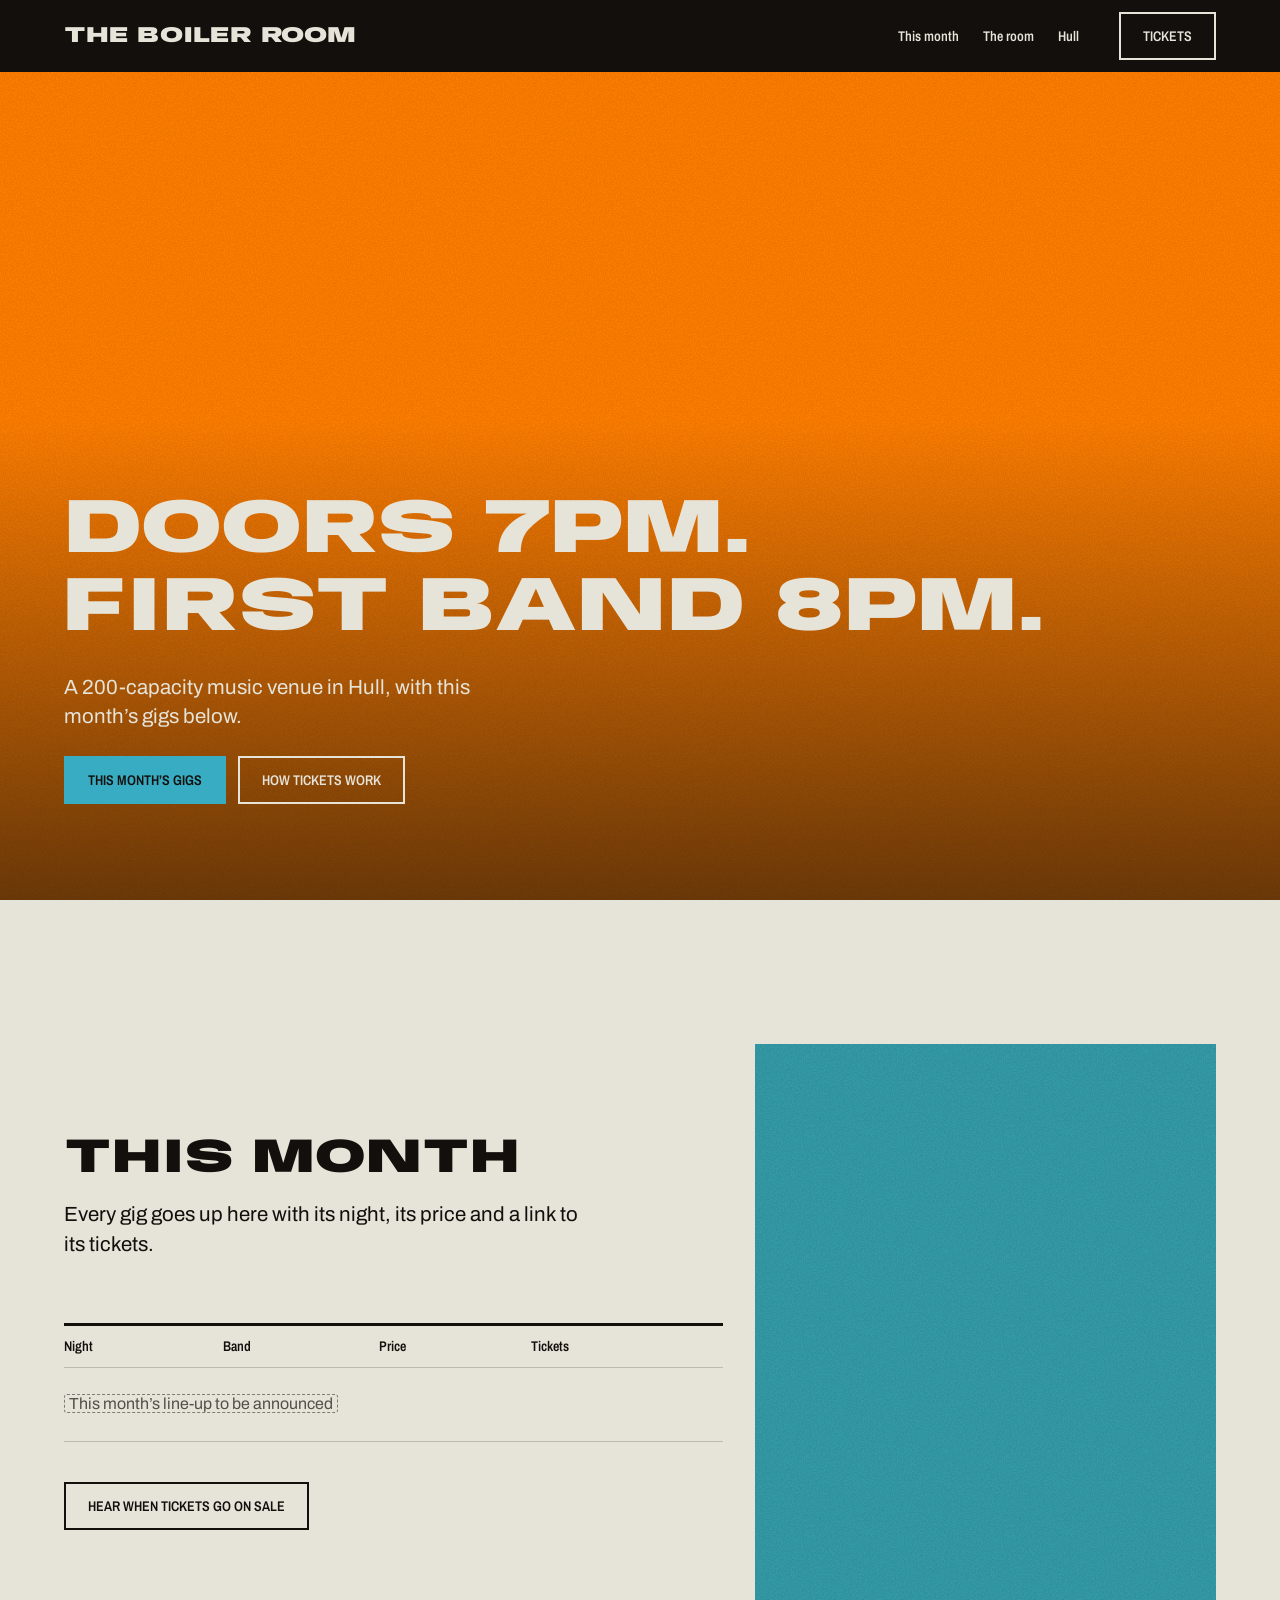
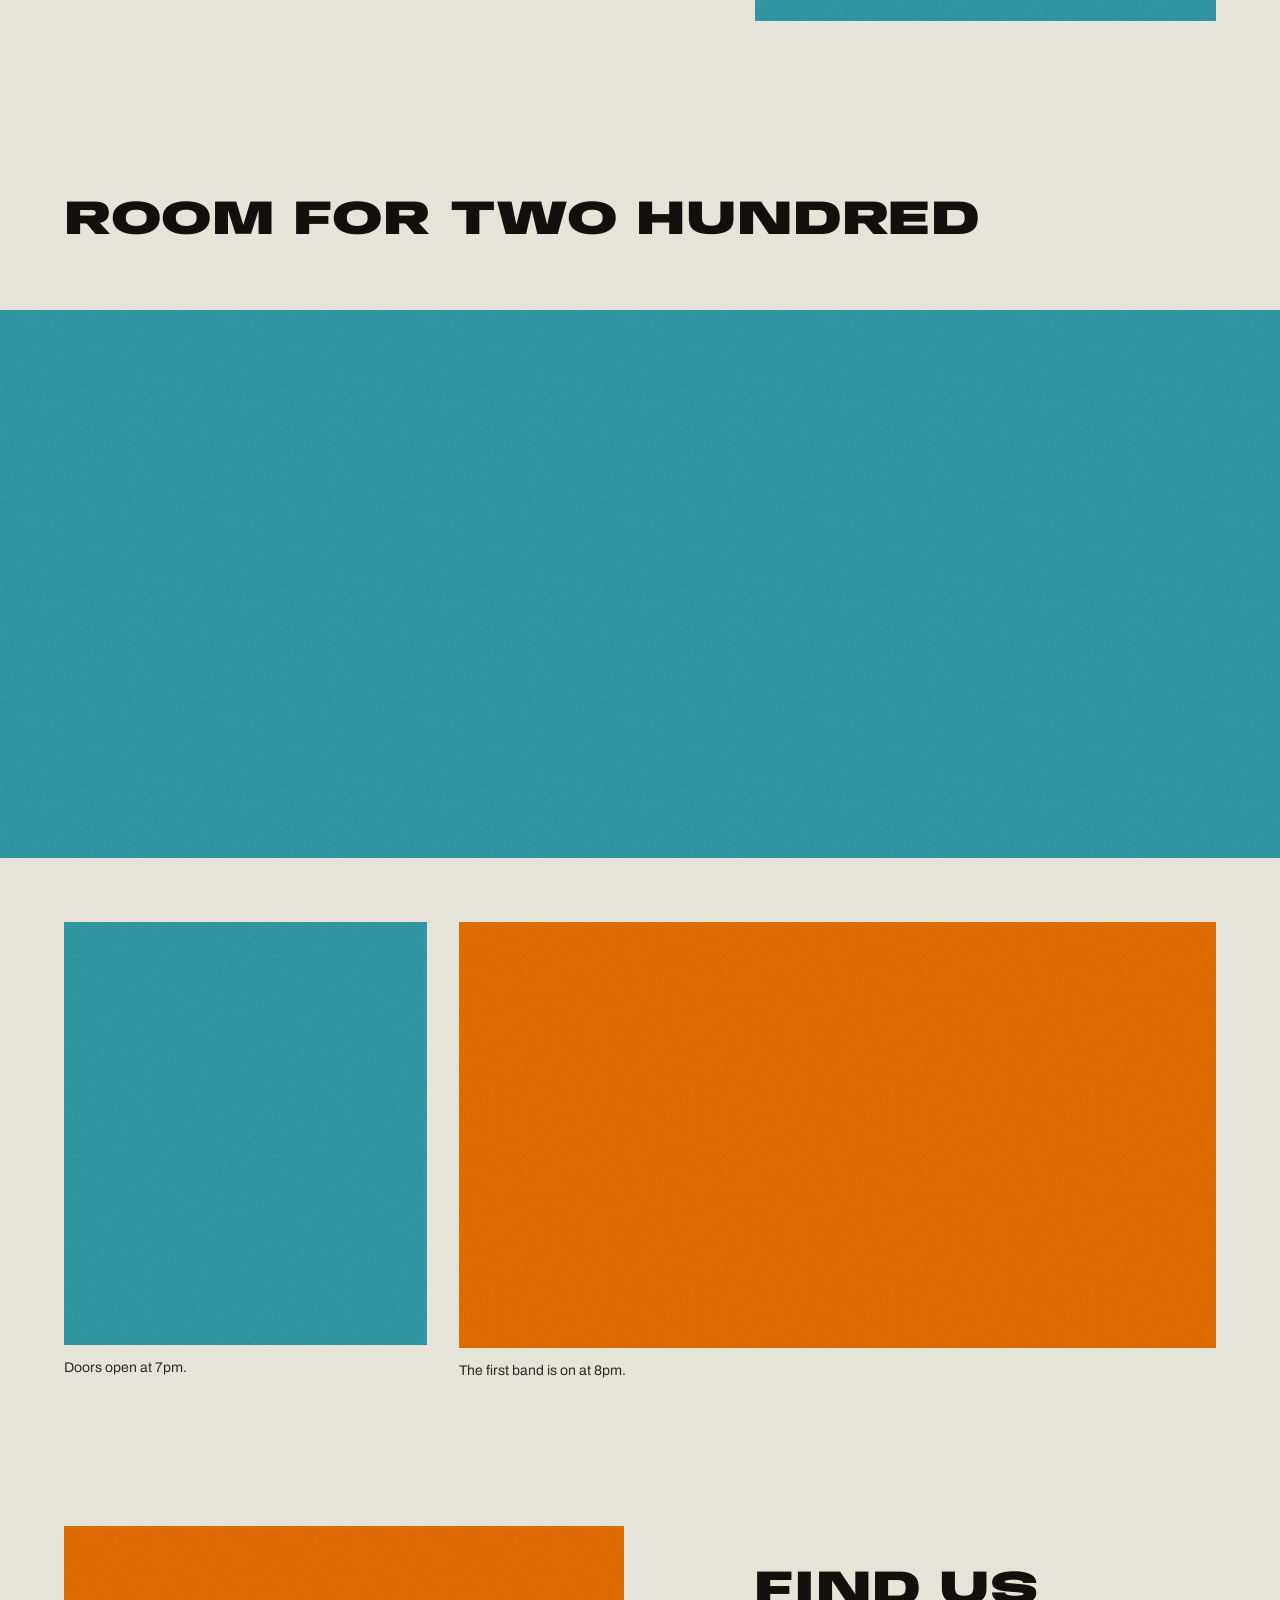
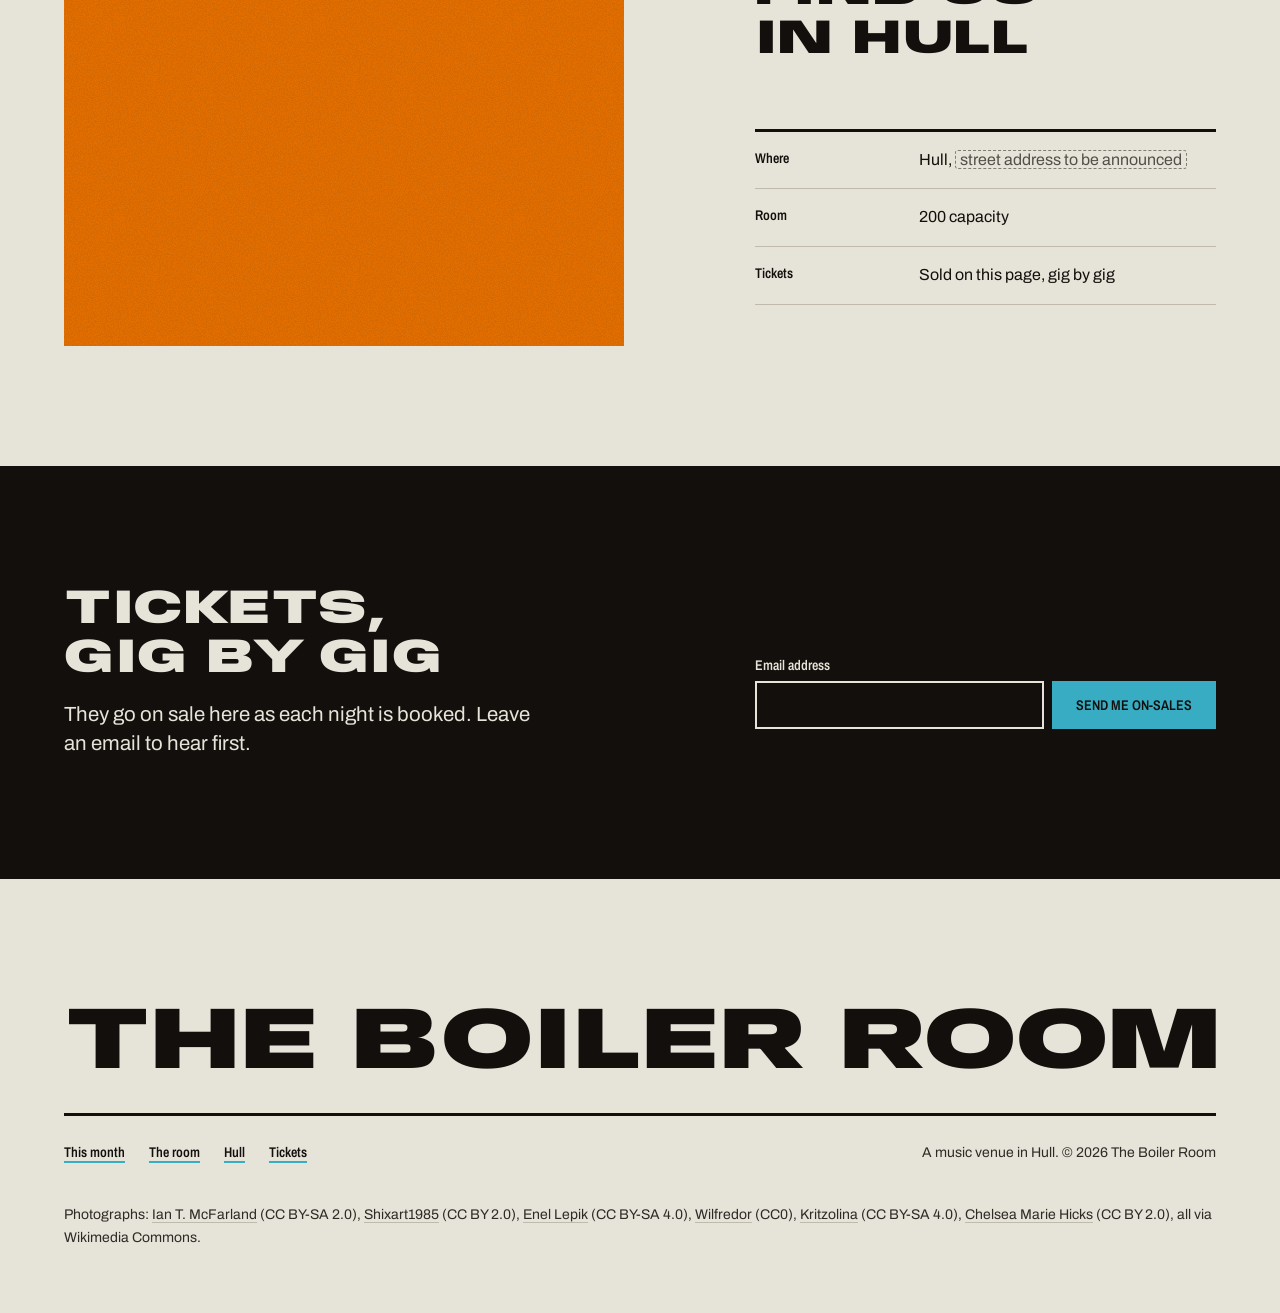
<file: .claude/skills/hallmark/scripts/fixtures/exemplars/playful.html>
<!doctype html>
<html lang="en-GB">
<head>
<meta charset="utf-8">
<meta name="viewport" content="width=device-width, initial-scale=1">
<title>The Boiler Room, Hull: this month’s gigs and tickets</title>
<meta name="description" content="The Boiler Room is a 200-capacity music venue in Hull. Doors 7pm, first band 8pm. This month’s gigs and tickets.">
<link rel="preconnect" href="https://fonts.googleapis.com">
<link rel="preconnect" href="https://fonts.gstatic.com" crossorigin>
<link href="https://fonts.googleapis.com/css2?family=Anybody:wdth,wght@100..150,900&family=Archivo:wght@400;600&family=Archivo+Narrow:wght@600&display=swap" rel="stylesheet">
<style>
/* Hallmark · job: visit · shape: Photographic · genre: playful · theme: Overprint (by request)
 * hero: Poster · nav: slab, the ink bar with the wordmark in stock colour, three links and a knocked-out Tickets outline · footer: mast, the wordmark across the container over the bar rule · imagery: photographs, library 6, mono pulled through one pass each · signature: the bill knocked out of a gig photograph printed in the orange pass · overprint: newsprint
 * axes: light/grotesk-heavy/cool · posture: full-palette · contrast: pass · fold: pass · v2.0.0 */
/* Hallmark · pre-emit critique: P4 H5 E4 S4 R4 V4 · weakest: S, the brief names no acts, so the listing is one honest slot and the photographs and the two times carry the night */
/* Hallmark · hero-review: in-thread · fix · 2 findings · 1 resolved 1 partial (the stage act is a laptop duo; the library holds no band shot with a dark foot, so the handoff asks for the venue's own) · finish-review: in-thread · fix · 1 finding · 1 resolved (the bill's room under the Poster raised to 96px) · gap: the two passes never cross on this page, so the moss shows nowhere */
:root {
  color-scheme: light;
  --space-3xs: 2px; --space-2xs: 4px; --space-xs: 8px; --space-sm: 12px; --space-md: 16px; --space-lg: 24px; --space-xl: 40px; --space-2xl: 64px; --space-3xl: 96px; --space-4xl: 144px;
  --text-xs: 0.8125rem; --text-sm: 0.875rem; --text-md: 1rem; --text-lg: 1.25rem; --text-xl: 1.5625rem; --text-2xl: 1.953rem; --text-3xl: 2.441rem;
  --text-display-s: clamp(2.25rem, 4vw + 0.5rem, 3.75rem); --text-display: clamp(2.75rem, 5vw + 1rem, 5.25rem);
  --text-section: clamp(2rem, 2.5vw + 1rem, 3.5rem); --text-title: clamp(1.25rem, 0.75vw + 0.875rem, 1.625rem); --text-lead: clamp(1.125rem, 0.35vw + 1rem, 1.375rem);
  --ease-out: cubic-bezier(0.16, 1, 0.3, 1); --ease-in: cubic-bezier(0.7, 0, 0.84, 0); --ease-in-out: cubic-bezier(0.65, 0, 0.35, 1);
  --dur-micro: 120ms; --dur-short: 220ms; --dur-long: 420ms;
  --color-error: oklch(52% 0.19 27); --color-success: oklch(50% 0.12 150);
  --container: 1440px; --gutter: 64px; --gap-columns: 32px; --section-gap-s: 120px; --section-gap: 144px; --section-gap-l: 176px;
  --z-base: 1; --z-raised: 10; --z-dropdown: 100; --z-sticky: 200; --z-sticky-nav: 300; --z-modal: 400; --z-toast: 500; --z-tooltip: 600;
  --color-paper: oklch(91.5% 0.014 92); --color-paper-2: oklch(88% 0.017 90); --color-paper-3: oklch(84% 0.02 88);
  --color-ink: oklch(17% 0.008 60); --color-ink-2: oklch(29% 0.01 60); --color-muted: oklch(43% 0.012 70);
  --color-rule: oklch(79% 0.02 85);
  --color-accent: oklch(69% 0.105 213); --color-accent-ink: oklch(17% 0.008 60); --color-focus: oklch(44% 0.1 220);
  --color-accent-2: oklch(72% 0.185 52); --color-accent-2-ink: oklch(17% 0.008 60);
  --color-mix: oklch(40% 0.106 129);
  --blend: multiply; --texture-opacity: 0.05;
  --font-display: "Anybody", ui-sans-serif, sans-serif; --font-body: "Archivo", ui-sans-serif, sans-serif;
  --font-outlier: "Archivo Narrow", ui-sans-serif, sans-serif;
  --radius-card: 0; --radius-pill: 0; --rule-hair: 1px; --rule-bar: 3px;
  --shadow-card: none;
  --tracking-display: -0.01em; --display-stretch: 140%;
}
*, *::before, *::after { box-sizing: border-box; }
html, body { overflow-x: clip; }
html { scrollbar-color: var(--color-muted) var(--color-paper); scroll-padding-top: var(--space-3xl); }
body { margin: 0; background: var(--color-paper); color: var(--color-ink); font-family: var(--font-body); font-size: var(--text-md); line-height: 1.55; -webkit-font-smoothing: antialiased; caret-color: var(--color-accent); }
::selection { background: color-mix(in oklab, var(--color-accent-2) 40%, transparent); }
:focus-visible { outline: 2px solid var(--color-focus); outline-offset: 2px; }
a { color: inherit; text-decoration-thickness: 1px; text-underline-offset: 0.16em; }
h1, h2, h3 { margin: 0; font-family: var(--font-display); font-weight: var(--display-weight, 700); font-synthesis: none; letter-spacing: var(--tracking-display); line-height: 1.05; overflow-wrap: break-word; min-width: 0; text-wrap: balance; }
h1 { max-width: 20ch; font-size: var(--text-display); } h2 { max-width: 30ch; font-size: var(--text-section); } h3 { max-width: 40ch; font-size: var(--text-title); line-height: 1.2; }
.lead { font-size: var(--text-lead); line-height: 1.45; max-width: 52ch; }
p { margin: 0; text-wrap: pretty; }
p:not([class]) { max-width: 65ch; }
img, video { max-width: 100%; height: auto; display: block; }
svg { display: block; }
[hidden] { display: none !important; }
button, input, select, textarea { font: inherit; }
.container { width: 100%; max-width: var(--container); margin-inline: auto; padding-inline: var(--gutter); box-sizing: border-box; }
.num, .figure, td.num { font-variant-numeric: tabular-nums; }
.visually-hidden { position: absolute; width: 1px; height: 1px; overflow: hidden; clip-path: inset(50%); white-space: nowrap; }
[data-slot] { position: relative; overflow: hidden; background: linear-gradient(160deg, var(--color-paper-2, var(--color-paper)), var(--color-paper-3, var(--color-paper))); }
[data-slot] > img { position: absolute; inset: 0; width: 100%; height: 100%; object-fit: cover; z-index: 1; }
[data-slot]:has(> img) > :not(img):not([data-keep]) { display: none !important; }
@media (max-width: 60rem) { :root { --gutter: 24px; --section-gap-s: 80px; --section-gap: 96px; --section-gap-l: 120px; } }
@media (max-width: 40rem) { :root { --gutter: 16px; --section-gap-s: 56px; --section-gap: 72px; --section-gap-l: 96px; --gap-columns: 16px; } }
@media (prefers-reduced-motion: reduce) { *:not(.keep-motion), *:not(.keep-motion)::before, *:not(.keep-motion)::after { animation-duration: 0.01ms !important; animation-iteration-count: 1 !important; transition-duration: 0.01ms !important; scroll-behavior: auto !important; } }
/* photographs: mono con=30 */
[data-slot] > img { filter: grayscale(1) contrast(1.3); }
:root {
  --nav-h: 72px;
  --text-bill: clamp(2.125rem, 6vw, 5.75rem);
  --grain: url("data:image/svg+xml,%3Csvg xmlns='http://www.w3.org/2000/svg' width='200' height='200'%3E%3Cfilter id='g'%3E%3CfeTurbulence type='fractalNoise' baseFrequency='0.85' numOctaves='2' stitchTiles='stitch'/%3E%3CfeColorMatrix values='0 0 0 0 0 0 0 0 0 0 0 0 0 0 0 0 0 0 9 -4'/%3E%3C/filter%3E%3Crect width='100%25' height='100%25' filter='url(%23g)'/%3E%3C/svg%3E");
}

h1, h2, h3 { font-weight: 900; font-stretch: var(--display-stretch); text-transform: uppercase; line-height: 1.02; }

/* the skip link */
.skip { position: absolute; left: var(--space-md); top: calc(-1 * var(--space-3xl)); z-index: var(--z-toast); padding: var(--space-xs) var(--space-md); background: var(--color-ink); color: var(--color-paper); }
.skip:focus-visible { top: var(--space-md); outline-color: var(--color-accent); }

/* controls: the pass-1 fill beside an inset ink outline; the press changes a fill at once */
.btn { display: inline-flex; align-items: center; justify-content: center; min-height: 48px; padding: 0 var(--space-lg); border: 0; border-radius: 0; background: none; font: 600 var(--text-sm)/1 var(--font-outlier); text-transform: uppercase; text-decoration: none; white-space: nowrap; cursor: pointer; }
.btn--primary { background: var(--color-accent); color: var(--color-accent-ink); }
.btn--primary:hover { background: color-mix(in oklab, var(--color-accent) 78%, var(--color-ink)); }
.btn--primary:active { background: color-mix(in oklab, var(--color-accent) 62%, var(--color-ink)); }
.btn--secondary { box-shadow: inset 0 0 0 2px var(--color-ink); color: var(--color-ink); }
.btn--secondary:hover { background: var(--color-ink); color: var(--color-paper); }
.btn--secondary:active { background: var(--color-ink-2); color: var(--color-paper); }
.btn--knock { box-shadow: inset 0 0 0 2px var(--color-paper); color: var(--color-paper); }
.btn--knock:hover { background: var(--color-paper); color: var(--color-ink); }
.btn--knock:active { background: var(--color-paper-3); color: var(--color-ink); }
.btn:focus-visible { outline: 2px solid var(--color-focus); outline-offset: 2px; }
.btn:disabled, .btn[aria-disabled="true"] { opacity: 0.55; cursor: not-allowed; }

/* the two passes: flat fills, multiplied, a photograph pulled through one of them */
.pass-1 { background: var(--color-accent); color: var(--color-accent-ink); mix-blend-mode: var(--blend); }
.pass-2 { background: var(--color-accent-2); color: var(--color-accent-2-ink); mix-blend-mode: var(--blend); }
.pass-1 > img, .pass-2 > img { mix-blend-mode: var(--blend); }
.grain { isolation: isolate; }
.grain::after { content: ""; position: absolute; inset: 0; z-index: 2; pointer-events: none; opacity: var(--texture-opacity); background: var(--grain) 0 0 / 200px; }

/* nav: the slab */
.slab { background: var(--color-ink); color: var(--color-paper); }
.slab__inner { display: flex; align-items: center; justify-content: space-between; gap: var(--space-lg); min-height: var(--nav-h); }
.wordmark { font: 900 1.375rem/1 var(--font-display); font-stretch: var(--display-stretch); text-transform: uppercase; letter-spacing: var(--tracking-display); color: var(--color-paper); text-decoration: none; white-space: nowrap; }
.slab__nav { display: flex; align-items: center; gap: var(--space-xl); }
.slab__links { display: flex; gap: var(--space-lg); margin: 0; padding: 0; list-style: none; }
.slab__links a { font: 600 var(--text-sm)/1 var(--font-outlier); color: var(--color-paper); text-decoration: underline; text-decoration-color: transparent; text-decoration-thickness: 2px; text-underline-offset: 0.35em; white-space: nowrap; }
.slab__links a:hover { text-decoration-color: var(--color-accent); }
.slab :focus-visible, .hero :focus-visible, .wordmark:focus-visible { outline: 2px solid var(--color-accent); outline-offset: 3px; }

/* hero: Poster, the bill knocked out to the stock over the photograph's darkest third */
.hero { position: relative; isolation: isolate; display: grid; align-items: end; min-height: calc(100dvh - var(--nav-h)); background: var(--color-ink); color: var(--color-paper); }
.hero__photo { position: absolute; inset: 0; margin: 0; z-index: 0; mix-blend-mode: normal; }
.hero__photo > img { object-position: 50% 40%; }
.hero__scrim { position: absolute; inset: 0; z-index: 1; pointer-events: none; background: linear-gradient(to top, color-mix(in oklab, var(--color-ink) 62%, transparent), transparent 58%); }
.hero__inner { position: relative; z-index: 3; display: grid; justify-items: start; gap: var(--space-lg); padding-block: var(--space-3xl); }
.hero__head { max-width: none; font-size: var(--text-bill); color: var(--color-paper); }
.hero__lead { max-width: 34ch; color: var(--color-paper); }
.hero__actions { display: flex; flex-wrap: wrap; gap: var(--space-sm); }

/* photographs: square, no frame, each printed through one pass */
.photo { position: relative; margin: 0; }
.photo--tall { aspect-ratio: 4 / 5; }
.photo--wide { aspect-ratio: 21 / 9; width: 100%; }
.photo--hull { aspect-ratio: 4 / 3; }
.caption { margin-top: var(--space-sm); font-size: var(--text-sm); color: var(--color-ink-2); }
.fill { padding: 0 0.25em; border: 1px dashed color-mix(in oklch, var(--color-muted) 70%, transparent); border-radius: 3px; color: var(--color-muted); -webkit-box-decoration-break: clone; box-decoration-break: clone; }

/* this month: the listing beside a photograph in the teal pass */
.listing { padding-top: var(--section-gap); }
.listing__grid { display: grid; grid-template-columns: repeat(12, minmax(0, 1fr)); column-gap: var(--gap-columns); align-items: center; }
.listing__text { grid-column: 1 / 8; display: grid; justify-items: start; }
.listing__text .lead { margin-top: var(--space-md); max-width: 44ch; }
.listing__shot { grid-column: 8 / 13; margin: 0; }
.bill { width: 100%; margin-block: var(--space-2xl) var(--space-xl); border-collapse: collapse; border-top: var(--rule-bar) solid var(--color-ink); font-variant-numeric: tabular-nums; }
.bill th { padding: var(--space-sm) var(--space-md) var(--space-sm) 0; border-bottom: var(--rule-hair) solid var(--color-rule); font: 600 var(--text-sm)/1.2 var(--font-outlier); text-align: left; white-space: nowrap; }
.bill td { padding: var(--space-lg) 0; border-bottom: var(--rule-hair) solid var(--color-rule); }

/* the room: the stage before doors, full bleed, then the night in two */
.room { padding-top: var(--section-gap-l); }
.room h2 { margin-bottom: var(--space-2xl); }
.room__pair { display: grid; grid-template-columns: repeat(12, minmax(0, 1fr)); column-gap: var(--gap-columns); margin-top: var(--space-2xl); }
.room__shot { margin: 0; }
.room__shot--doors { grid-column: 1 / 5; }
.room__shot--doors .photo { aspect-ratio: 6 / 7; }
.room__shot--band { grid-column: 5 / 13; }
.room__shot--band .photo { aspect-ratio: 16 / 9; }

/* hull: the photograph on the other side, the facts as a list under the bar rule */
.hull { padding-block: var(--section-gap) var(--section-gap-s); }
.hull__grid { display: grid; grid-template-columns: repeat(12, minmax(0, 1fr)); column-gap: var(--gap-columns); align-items: center; }
.hull__grid > .photo { grid-column: 1 / 7; }
.hull__text { grid-column: 8 / 13; }
.facts { margin: var(--space-2xl) 0 0; border-top: var(--rule-bar) solid var(--color-ink); }
.facts > div { display: grid; grid-template-columns: minmax(0, 1fr) minmax(0, 2fr); gap: var(--space-md); padding-block: var(--space-md); border-bottom: var(--rule-hair) solid var(--color-rule); }
.facts dt { font: 600 var(--text-sm)/1.5 var(--font-outlier); }
.facts dd { margin: 0; }

/* tickets: the ink band, stock type, the on-sale field */
.tickets { padding-block: var(--section-gap-s); background: var(--color-ink); color: var(--color-paper); }
.tickets__grid { display: grid; grid-template-columns: repeat(12, minmax(0, 1fr)); column-gap: var(--gap-columns); align-items: end; }
.tickets__text { grid-column: 1 / 8; }
.tickets__text .lead { margin-top: var(--space-md); max-width: 40ch; }
.onsale { grid-column: 8 / 13; }
.onsale label { display: block; margin-bottom: var(--space-xs); font: 600 var(--text-sm)/1.2 var(--font-outlier); }
.onsale__row { display: flex; gap: var(--space-xs); }
.onsale input { flex: 1; min-width: 0; min-height: 48px; padding: 0 var(--space-md); border: 0; border-radius: 0; background: var(--color-ink); color: var(--color-paper); box-shadow: inset 0 0 0 2px var(--color-paper); font: 400 var(--text-md) var(--font-body); outline: 2px solid transparent; outline-offset: 2px; }
.onsale input:focus-visible { outline-color: var(--color-accent); }
.onsale input[aria-invalid] { box-shadow: inset 0 0 0 2px var(--color-error); }
.onsale__help { min-height: 1lh; margin-top: var(--space-xs); font-size: var(--text-sm); color: var(--color-paper-3); }
.tickets :focus-visible { outline-color: var(--color-accent); }

/* footer: the mast */
.mast { padding-block: var(--section-gap-s) var(--space-2xl); }
.mast__word { margin: 0; font: 900 clamp(1.5rem, 6.85vw, 6.15rem)/1.02 var(--font-display); font-stretch: var(--display-stretch); text-transform: uppercase; letter-spacing: var(--tracking-display); white-space: nowrap; }
.mast__row { display: flex; flex-wrap: wrap; align-items: baseline; justify-content: space-between; gap: var(--space-lg); margin-top: var(--space-lg); padding-top: var(--space-lg); border-top: var(--rule-bar) solid var(--color-ink); }
.mast__links { display: flex; flex-wrap: wrap; gap: var(--space-lg); margin: 0; padding: 0; list-style: none; }
.mast__links a { font: 600 var(--text-sm)/1.2 var(--font-outlier); text-decoration: underline; text-decoration-color: var(--color-accent); text-decoration-thickness: 2px; text-underline-offset: 0.3em; }
.mast__links a:hover { text-decoration-color: var(--color-ink); }
.mast__note { margin: 0; font-size: var(--text-sm); color: var(--color-ink-2); }
.mast__credits { max-width: none; margin: var(--space-xl) 0 0; font-size: var(--text-sm); line-height: 1.6; color: var(--color-ink-2); }
.mast__credits span { white-space: nowrap; }
.mast__credits a { color: inherit; text-decoration: underline; text-decoration-color: var(--color-rule); text-decoration-thickness: 1px; text-underline-offset: 0.2em; }
.mast__credits a:hover { text-decoration-color: var(--color-ink); }

@media (max-width: 60rem) {
  .slab__links { display: none; }
  .hero { min-height: calc(92dvh - var(--nav-h)); }
  .listing__text, .listing__shot, .hull__grid > .photo, .hull__text, .tickets__text, .onsale { grid-column: 1 / -1; }
  .listing__shot, .hull__text, .onsale { margin-top: var(--space-2xl); }
  .room__shot--doors, .room__shot--band { grid-column: 1 / -1; }
  .room__shot--band { margin-top: var(--space-xl); }
}
@media (max-width: 40rem) {
  .wordmark { font-size: 1.0625rem; }
  .slab__nav { gap: var(--space-md); }
  .hero__inner { padding-block: var(--space-2xl) var(--space-xl); }
  .bill th:nth-child(n+3) { display: none; }
  .onsale__row { flex-direction: column; }
}
</style>
</head>
<body>
<a class="skip" href="#main">Skip to content</a>

<header class="slab">
  <div class="container slab__inner">
    <a class="wordmark" href="#main" aria-label="The Boiler Room, home">The Boiler Room</a>
    <nav class="slab__nav" aria-label="Main">
      <ul class="slab__links">
        <li><a href="#this-month">This month</a></li>
        <li><a href="#the-room">The room</a></li>
        <li><a href="#hull">Hull</a></li>
      </ul>
      <a class="btn btn--knock" href="#tickets">Tickets</a>
    </nav>
  </div>
</header>

<main id="main">
  <section class="hero" aria-labelledby="hero-head">
    <figure class="hero__photo pass-2 grain" data-slot="hero" data-alt="A gig night at the Boiler Room: the crowd from behind, hands up, the stage lit, with a dark lower half for the bill">
      <img src="https://upload.wikimedia.org/wikipedia/commons/thumb/d/d1/Lights_%282011-04-24_by_Ian_T._McFarland%29.jpg/1280px-Lights_%282011-04-24_by_Ian_T._McFarland%29.jpg" width="3198" height="2555" fetchpriority="high" alt="Two guitarists in silhouette on a small stage, lit through smoke" style="object-position: 55% 40%">
    </figure>
    <div class="hero__scrim" aria-hidden="true"></div>
    <div class="container hero__inner">
      <h1 id="hero-head" class="hero__head">Doors&nbsp;7pm.<br>First&nbsp;band 8pm.</h1>
      <p class="lead hero__lead">A 200-capacity music venue in Hull, with this month’s gigs below.</p>
      <div class="hero__actions">
        <a class="btn btn--primary" href="#this-month">This month’s gigs</a>
        <a class="btn btn--knock" href="#tickets">How tickets work</a>
      </div>
    </div>
  </section>

  <section id="this-month" class="listing" aria-labelledby="month-head">
    <div class="container listing__grid">
      <div class="listing__text">
        <h2 id="month-head">This month</h2>
        <p class="lead">Every gig goes up here with its night, its price and a link to its tickets.</p>
        <table class="bill">
          <caption class="visually-hidden">Gigs at the Boiler Room this month</caption>
          <thead>
            <tr><th scope="col">Night</th><th scope="col">Band</th><th scope="col">Price</th><th scope="col">Tickets</th></tr>
          </thead>
          <tbody>
            <tr><td colspan="4"><span class="fill" data-fill="line-up">This month’s line-up to be announced</span></td></tr>
          </tbody>
        </table>
        <a class="btn btn--secondary" href="#tickets">Hear when tickets go on sale</a>
      </div>
      <figure class="listing__shot">
        <div class="photo photo--tall pass-1 grain" data-slot="month" data-alt="A gig at the Boiler Room from the floor: a fan with both arms up, the band behind in the stage haze">
          <img src="https://upload.wikimedia.org/wikipedia/commons/thumb/f/f6/Energetic_guitarist_performs_on_stage_during_a_lively_music_festival_at_night%2C_surrounded_by_vibrant_lights_and_excited_fans.jpg/1280px-Energetic_guitarist_performs_on_stage_during_a_lively_music_festival_at_night%2C_surrounded_by_vibrant_lights_and_excited_fans.jpg" width="2300" height="1530" loading="lazy" alt="A long-haired guitarist playing under the stage lights in haze" style="object-position: 45% 55%">
        </div>
      </figure>
    </div>
  </section>

  <section id="the-room" class="room" aria-labelledby="room-head">
    <div class="container">
      <h2 id="room-head">Room for two hundred</h2>
    </div>
    <div class="photo photo--wide pass-1 grain" data-slot="room" data-alt="The Boiler Room before doors: the stage, the drum kit and the microphone, wide, from the floor">
      <img src="https://upload.wikimedia.org/wikipedia/commons/thumb/2/2f/Ansambel_SkaMeika%C2%B4.jpg/1280px-Ansambel_SkaMeika%C2%B4.jpg" width="5760" height="2880" loading="lazy" alt="The shadows of a band, horns and all, thrown on a lit screen behind the stage" style="object-position: 50% 55%">
    </div>
    <div class="container room__pair">
      <figure class="room__shot room__shot--doors">
        <div class="photo pass-1 grain" data-slot="doors" data-alt="People coming in at the Boiler Room as the doors open">
          <img src="https://upload.wikimedia.org/wikipedia/commons/thumb/e/e0/Man_playing_an_acoustic_brazilian_guitar_%28Viol%C3%A3o%29_on_Marco_Zero_Square%2C_Refice%2C_Pernambuco%2C_Brazil.jpg/1280px-Man_playing_an_acoustic_brazilian_guitar_%28Viol%C3%A3o%29_on_Marco_Zero_Square%2C_Refice%2C_Pernambuco%2C_Brazil.jpg" width="1920" height="1280" loading="lazy" alt="A weathered hand picking the strings of a resonator guitar" style="object-position: 30% 45%">
        </div>
        <figcaption class="caption">Doors open at 7pm.</figcaption>
      </figure>
      <figure class="room__shot room__shot--band">
        <div class="photo pass-2 grain" data-slot="band" data-alt="The first band of the night on the Boiler Room stage">
          <img src="https://upload.wikimedia.org/wikipedia/commons/thumb/4/4f/Kratzen_at_Puch_Open_Air_2024_02.jpg/1280px-Kratzen_at_Puch_Open_Air_2024_02.jpg" width="5472" height="3648" loading="lazy" alt="A bass player and a keyboard player on stage under the lights" style="object-position: 50% 40%">
        </div>
        <figcaption class="caption">The first band is on at 8pm.</figcaption>
      </figure>
    </div>
  </section>

  <section id="hull" class="hull" aria-labelledby="hull-head">
    <div class="container hull__grid">
      <div class="photo photo--hull pass-2 grain" data-slot="bar" data-alt="The Boiler Room on a gig night, the bar and the room from inside">
        <img src="https://upload.wikimedia.org/wikipedia/commons/thumb/5/51/Cure_cocktail_bar_New_Orleans_2011.jpg/1280px-Cure_cocktail_bar_New_Orleans_2011.jpg" width="4752" height="3168" loading="lazy" alt="A dim bar with lit shelves of bottles and a bartender at work" style="object-position: 25% 35%">
      </div>
      <div class="hull__text">
        <h2 id="hull-head">Find us in Hull</h2>
        <dl class="facts">
          <div><dt>Where</dt><dd>Hull, <span class="fill" data-fill="address">street address to be announced</span></dd></div>
          <div><dt>Room</dt><dd>200 capacity</dd></div>
          <div><dt>Tickets</dt><dd>Sold on this page, gig by gig</dd></div>
        </dl>
      </div>
    </div>
  </section>

  <section id="tickets" class="tickets" aria-labelledby="tickets-head">
    <div class="container tickets__grid">
      <div class="tickets__text">
        <h2 id="tickets-head">Tickets, gig by gig</h2>
        <p class="lead">They go on sale here as each night is booked. Leave an email to hear first.</p>
      </div>
      <form class="onsale" data-endpoint="" novalidate>
        <label for="onsale-email">Email address</label>
        <div class="onsale__row">
          <input id="onsale-email" name="email" type="email" inputmode="email" autocomplete="email" required>
          <button class="btn btn--primary" type="submit">Send me on-sales</button>
        </div>
        <p class="onsale__help" id="onsale-help" aria-live="polite"></p>
      </form>
    </div>
  </section>
</main>

<footer class="mast">
  <div class="container">
    <p class="mast__word">The Boiler Room</p>
    <div class="mast__row">
      <nav aria-label="Footer">
        <ul class="mast__links">
          <li><a href="#this-month">This month</a></li>
          <li><a href="#the-room">The room</a></li>
          <li><a href="#hull">Hull</a></li>
          <li><a href="#tickets">Tickets</a></li>
        </ul>
      </nav>
      <p class="mast__note">A music venue in Hull. © 2026 The Boiler Room</p>
    </div>
    <p class="mast__credits" data-credits>Photographs: <a href="https://commons.wikimedia.org/wiki/File:Lights_(2011-04-24_by_Ian_T._McFarland).jpg">Ian T. McFarland</a> <span>(CC BY-SA 2.0)</span>, <a href="https://commons.wikimedia.org/wiki/File:Energetic_guitarist_performs_on_stage_during_a_lively_music_festival_at_night,_surrounded_by_vibrant_lights_and_excited_fans.jpg">Shixart1985</a> <span>(CC BY 2.0)</span>, <a href="https://commons.wikimedia.org/wiki/File:Ansambel_SkaMeika%C2%B4.jpg">Enel Lepik</a> <span>(CC BY-SA 4.0)</span>, <a href="https://commons.wikimedia.org/wiki/File:Man_playing_an_acoustic_brazilian_guitar_(Viol%C3%A3o)_on_Marco_Zero_Square,_Refice,_Pernambuco,_Brazil.jpg">Wilfredor</a> <span>(CC0)</span>, <a href="https://commons.wikimedia.org/wiki/File:Kratzen_at_Puch_Open_Air_2024_02.jpg">Kritzolina</a> <span>(CC BY-SA 4.0)</span>, <a href="https://commons.wikimedia.org/wiki/File:Cure_cocktail_bar_New_Orleans_2011.jpg">Chelsea Marie Hicks</a> <span>(CC BY 2.0)</span>, all via Wikimedia Commons.</p>
  </div>
</footer>

<script>
document.querySelectorAll('form[data-endpoint]').forEach((form) => {
  const input = form.querySelector('input'), help = form.querySelector('[aria-live]');
  form.addEventListener('submit', (e) => {
    e.preventDefault();
    const ok = input.checkValidity();
    input.toggleAttribute('aria-invalid', !ok);
    if (!ok) { input.setAttribute('aria-describedby', help.id); help.textContent = 'That address looks incomplete. Write it as name@example.com.'; input.focus(); return; }
    if (!form.dataset.endpoint) { help.textContent = 'Nothing was sent: this form is not connected yet.'; return; }
    fetch(form.dataset.endpoint, { method: 'POST', body: new FormData(form) })
      .then((r) => { help.textContent = r.ok ? 'Thanks. On-sales go to ' + input.value.trim() + '.' : 'That did not go through. Try again in a minute.'; })
      .catch(() => { help.textContent = 'That did not go through. Try again in a minute.'; });
  });
});
window.hallmarkSlots = (m) => { for (const [k, v] of Object.entries(m)) { const s = document.querySelector(`[data-slot="${k}"]`); if (!s) continue; const im = new Image(); im.src = typeof v === 'string' ? v : v.src; im.alt = (typeof v === 'object' && v.alt) || s.dataset.alt || ''; s.querySelectorAll(':scope > img').forEach((o) => o.remove()); s.prepend(im); } };
document.querySelectorAll('[data-slot] > img').forEach((i) => { if (i.complete && !i.naturalWidth) i.remove(); else i.addEventListener('error', () => i.remove(), { once: true }); });
</script>
</body>
</html>
</file>
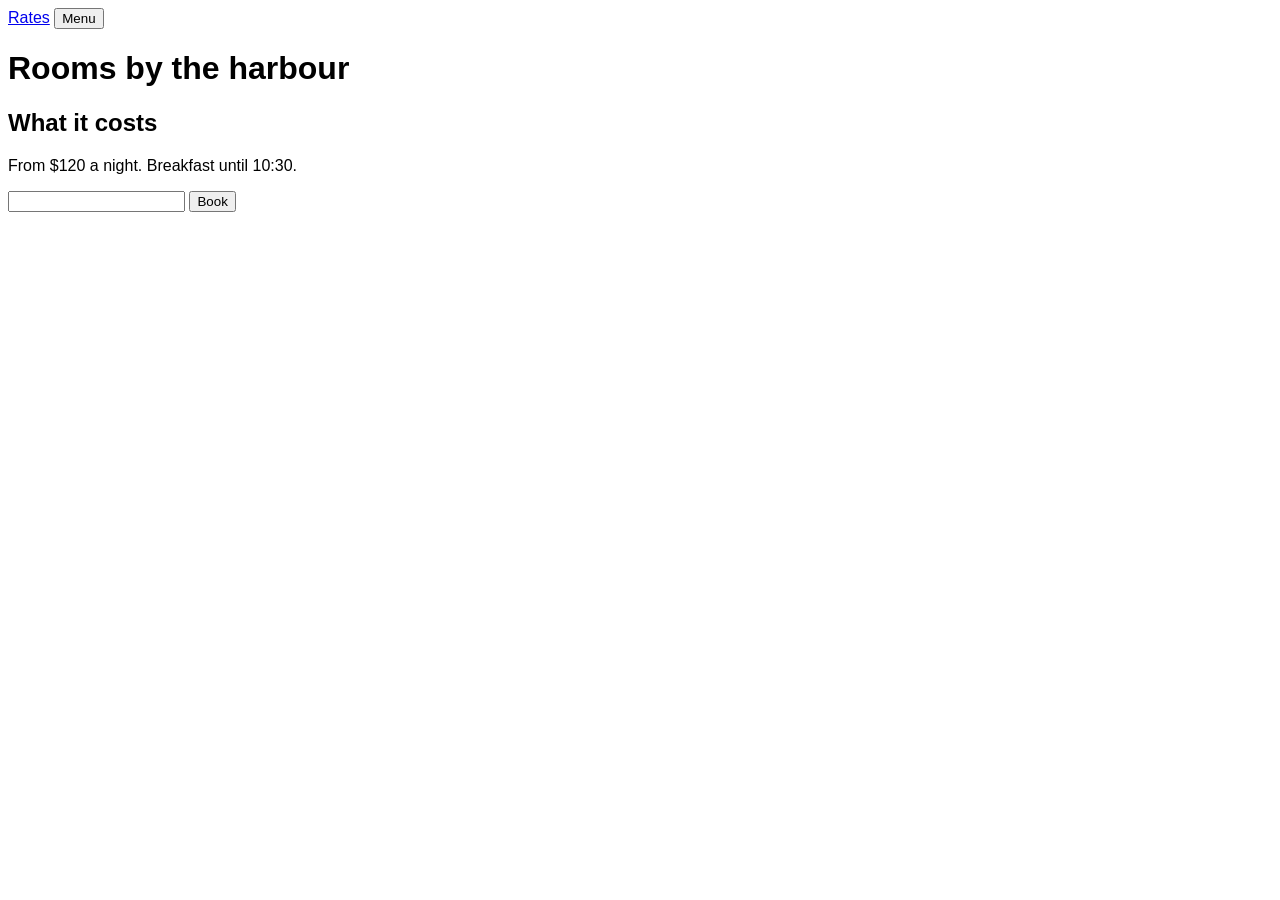
<file: .claude/skills/hallmark/scripts/fixtures/kept/after.html>
<!doctype html>
<html lang="en">
<head>
<meta charset="utf-8">
<meta name="viewport" content="width=device-width, initial-scale=1">
<title>Kept fixture, the page after</title>
<meta name="description" content="A careless redesign: one link, one field, one handler, one test hook and one script hook are gone, and one heading is reworded.">
<style>
/* Hallmark · shape: fixture · genre: editorial · theme: fixture (by request) · redesign: full */
/* Hallmark · dropped mailto:desk@example.com · the desk address is retired and the form replaces it */
body { font-family: sans-serif; }
</style>
</head>
<body>
<nav id="site-nav"><a href="#rates">Rates</a> <button id="menu-button" type="button">Menu</button></nav>
<h1>Rooms by the harbour</h1>
<h2 id="rates">What it costs</h2>
<p>From $120 a night. Breakfast until 10:30.</p>
<form action="https://example.com/api/book" method="post">
  <input name="email" type="email">
  <button type="submit">Book</button>
</form>
<script>
document.getElementById('nav-toggle').addEventListener('click', function () { document.querySelector('#site-nav').classList.toggle('is-open'); });
</script>
</body>
</html>
</file>
<file: css/tokens.css>
/* デザイントークン（色・文字・余白・形・影・動き・レイアウト）。ここだけを正にする。一覧と使い方は docs/design-tokens.md
   - 基本の値（--c-…）と、役割の値（--color-… など）の2段。画面の CSS は役割の値だけを使う
   - ライト／ダークは prefers-color-scheme で「役割の値」だけを切り替える（基本の値は変えない）
   - 定義だけで、ここにはどの要素の見た目も書かない。今の見た目（v1）の CSS は古い変数名（--paper・--ink など）しか使わないので、
     このファイルを読み込んでも v1 は変わらない。新しい見た目（?ui=v2）は css/ui2.css が、古い変数名をここの役割の値に結び付けて使う
   - 名前が v1 と重なるのは --gutter だけ（v1 は style.css の :root で 16px に上書きする。v2 は ui2.css で結び直す） */

:root {
  /* ---------------------------------------------------------------- 基本の値（ライト） */
  --c-paper-50: #F6F4F0;      /* 紙（暖かい中立。絵の生成り・灰色となじむ） */
  --c-white: #FFFFFF;
  --c-paper-100: #EEEAE4;     /* 入れ子の面 */
  --c-paper-200: #E3DED6;     /* 区切り（飾りの線） */
  --c-ink-900: #1F2230;       /* 本文 */
  --c-ink-700: #474C5E;       /* 補助 */
  --c-ink-600: #5F6475;       /* 控えめ */
  --c-ink-400: #868A99;       /* 部品の枠 */
  --c-indigo-900: #26304F;    /* 夜の藍（主色） */
  --c-indigo-950: #1A2240;    /* 主色を押したとき */
  --c-indigo-600: #3E56B8;    /* フォーカスの輪 */
  --c-indigo-50: #E7EAF3;
  --c-plum-600: #A8466F;      /* 紅梅（差し色） */
  --c-plum-50: #F7E8EE;
  --c-red-700: #B3261E;
  --c-red-50: #FBE6E4;
  --c-green-700: #2C7349;
  --c-green-50: #E2F1E7;
  --c-amber-800: #7F5600;
  --c-amber-50: #F8EED8;
  --c-rose-50: #FBEDEE;       /* 安全の面 */
  --c-blue-700: #2E5E8C;      /* 診断の A 側 */
  --c-blue-50: #E3EBF4;
  --c-berry-700: #A3456F;     /* 診断の B 側 */
  --c-berry-50: #F6E4EC;

  /* ---------------------------------------------------------------- 基本の値（ダーク） */
  --c-night-950: #121319;
  --c-night-900: #1B1D25;
  --c-night-800: #252833;
  --c-night-700: #2E313C;
  --c-night-400: #7D8295;
  --c-mist-100: #ECEDF2;
  --c-mist-300: #C5C8D4;
  --c-mist-500: #9EA2B2;
  --c-periwinkle-200: #C9D3F5;
  --c-periwinkle-300: #B3C1F0;
  --c-periwinkle-400: #9FB1F2;
  --c-periwinkle-900: #262D45;
  --c-navy-950: #151A2E;
  --c-plum-300: #E79BBA;
  --c-plum-900: #3D2431;
  --c-red-300: #F28E84;
  --c-red-900: #43221F;
  --c-green-300: #7FCC9E;
  --c-green-900: #1D3527;
  --c-amber-300: #E5BC60;
  --c-amber-900: #3A2F17;
  --c-rose-900: #3A2228;
  --c-blue-300: #8AB2DE;
  --c-blue-900: #21304A;
  --c-berry-300: #E391B6;
  --c-berry-900: #40243A;

  /* ---------------------------------------------------------------- 役割の値：色（ライト） */
  --color-bg: var(--c-paper-50);
  --color-surface: var(--c-white);
  --color-surface-2: var(--c-paper-100);
  --color-text: var(--c-ink-900);
  --color-text-2: var(--c-ink-700);
  --color-muted: var(--c-ink-600);
  --color-primary: var(--c-indigo-900);
  --color-primary-hover: var(--c-indigo-950);
  --color-primary-soft: var(--c-indigo-50);
  --color-on-primary: var(--c-white);
  --color-accent: var(--c-plum-600);
  --color-accent-soft: var(--c-plum-50);
  --color-divider: var(--c-paper-200);
  --color-control-border: var(--c-ink-400);
  --color-error: var(--c-red-700);
  --color-error-soft: var(--c-red-50);
  --color-success: var(--c-green-700);
  --color-success-soft: var(--c-green-50);
  --color-warn: var(--c-amber-800);
  --color-warn-soft: var(--c-amber-50);
  --color-safety-bg: var(--c-rose-50);
  --color-data-a: var(--c-blue-700);
  --color-data-a-soft: var(--c-blue-50);
  --color-data-b: var(--c-berry-700);
  --color-data-b-soft: var(--c-berry-50);
  --color-focus: var(--c-indigo-600);

  /* ---------------------------------------------------------------- 文字 */
  --font-sans: system-ui, -apple-system, "Hiragino Sans", "Hiragino Kaku Gothic ProN", "Noto Sans JP", "Noto Sans CJK JP", "Yu Gothic UI", "Yu Gothic", Meiryo, sans-serif;
  --font-mono: ui-monospace, "SFMono-Regular", Menlo, Consolas, monospace;
  --fs-12: 0.75rem;     /* 注記 */
  --fs-14: 0.875rem;    /* 補助 */
  --fs-16: 1rem;        /* 本文 */
  --fs-18: 1.125rem;    /* 小見出し */
  --fs-22: 1.375rem;    /* 見出し */
  --fs-28: 1.75rem;     /* 画面の題 */
  --lh-body: 1.7;
  --lh-head: 1.4;
  --fw-regular: 400;
  --fw-bold: 700;

  /* ---------------------------------------------------------------- 余白（4px 単位の7段階） */
  --space-1: 4px;
  --space-2: 8px;
  --space-3: 12px;
  --space-4: 16px;
  --space-5: 24px;
  --space-6: 32px;
  --space-7: 48px;

  /* ---------------------------------------------------------------- 形 */
  --radius-sm: 8px;      /* タグ・小さな部品 */
  --radius-md: 12px;     /* ボタン・入力欄 */
  --radius-lg: 16px;     /* カード・絵 */
  --radius-pill: 999px;  /* チップ */
  --border-w: 1px;
  --border-w-strong: 1.5px;

  /* ---------------------------------------------------------------- 影（1段だけ。トーストと下から出る面にだけ使う） */
  --shadow-float: 0 8px 24px rgba(20, 22, 32, 0.16), 0 1px 3px rgba(20, 22, 32, 0.10);

  /* ---------------------------------------------------------------- 動き */
  --dur-fast: 150ms;
  --dur: 250ms;
  --ease: ease-out;

  /* ---------------------------------------------------------------- レイアウト・押せる大きさ */
  --content-max: 720px;
  --gutter-mobile: 16px;
  --gutter-wide: 24px;
  --gutter: var(--gutter-mobile);
  --tap: 44px;
  --btn-h: 48px;           /* 副ボタン・入力欄 */
  --btn-h-primary: 52px;   /* 主ボタン */
  --textarea-min-h: 120px;
}

@media (min-width: 641px) {
  :root { --gutter: var(--gutter-wide); }
}

@media (prefers-color-scheme: dark) {
  :root {
    --color-bg: var(--c-night-950);
    --color-surface: var(--c-night-900);
    --color-surface-2: var(--c-night-800);
    --color-text: var(--c-mist-100);
    --color-text-2: var(--c-mist-300);
    --color-muted: var(--c-mist-500);
    --color-primary: var(--c-periwinkle-200);
    --color-primary-hover: var(--c-periwinkle-300);
    --color-primary-soft: var(--c-periwinkle-900);
    --color-on-primary: var(--c-navy-950);
    --color-accent: var(--c-plum-300);
    --color-accent-soft: var(--c-plum-900);
    --color-divider: var(--c-night-700);
    --color-control-border: var(--c-night-400);
    --color-error: var(--c-red-300);
    --color-error-soft: var(--c-red-900);
    --color-success: var(--c-green-300);
    --color-success-soft: var(--c-green-900);
    --color-warn: var(--c-amber-300);
    --color-warn-soft: var(--c-amber-900);
    --color-safety-bg: var(--c-rose-900);
    --color-data-a: var(--c-blue-300);
    --color-data-a-soft: var(--c-blue-900);
    --color-data-b: var(--c-berry-300);
    --color-data-b-soft: var(--c-berry-900);
    --color-focus: var(--c-periwinkle-400);
    --shadow-float: 0 8px 24px rgba(0, 0, 0, 0.45), 0 1px 3px rgba(0, 0, 0, 0.30);
  }
}

@media (prefers-reduced-motion: reduce) {
  :root { --dur-fast: 0ms; --dur: 0ms; }
}
</file>
<file: css/style.css>
/* 16次元診断 スタイル
   - 色はすべて :root の変数。A側（藍）とB側（紅梅）の2色が、領域の両側を表す唯一の強い色
   - 本文はゴシック、設問文とパターンの見出しは明朝
   - ライト／ダークは prefers-color-scheme で切り替え */

:root {
  --paper: #f4f2f7;
  --surface: #ffffff;
  --surface-2: #eeebf3;
  --ink: #221e33;
  --ink-2: #4a4560;
  --muted: #6b6681;
  --line: #dcd7e5;
  --line-strong: #c3bdd0;
  --a: #2e5e8c;
  --a-soft: #e2ebf5;
  --b: #a3456f;
  --b-soft: #f6e3eb;
  --ok: #2c7349;
  --ok-soft: #e1f1e7;
  --warn: #8a5d06;
  --warn-soft: #f8eed6;
  --ng: #b3261e;
  --ng-soft: #fbe4e2;
  --focus: #5b4bb7;
  --sans: system-ui, -apple-system, "Hiragino Sans", "Hiragino Kaku Gothic ProN", "Noto Sans JP", "Noto Sans CJK JP", "Yu Gothic UI", "Yu Gothic", Meiryo, sans-serif;
  --serif: "Hiragino Mincho ProN", "Yu Mincho", YuMincho, "Noto Serif JP", "Noto Serif CJK JP", serif;
  --mono: ui-monospace, "SFMono-Regular", Menlo, Consolas, monospace;
  --radius: 10px;
  --gutter: 16px;
  color-scheme: light;
}

@media (prefers-color-scheme: dark) {
  :root {
    --paper: #15131b;
    --surface: #1f1c27;
    --surface-2: #29253a;
    --ink: #ece8f4;
    --ink-2: #c9c3d8;
    --muted: #a29cb4;
    --line: #393446;
    --line-strong: #4c465c;
    --a: #8ab2de;
    --a-soft: #22324a;
    --b: #e391b6;
    --b-soft: #45263a;
    --ok: #7fcc9e;
    --ok-soft: #1e3a2a;
    --warn: #e5bc60;
    --warn-soft: #3d3118;
    --ng: #f28e84;
    --ng-soft: #46221f;
    --focus: #ad9ff2;
    color-scheme: dark;
  }
}

/* ---------------------------------------------------------------- 基本 */
*, *::before, *::after { box-sizing: border-box; }
[hidden] { display: none !important; }
html { -webkit-text-size-adjust: 100%; }
body {
  margin: 0;
  background: var(--paper);
  color: var(--ink);
  font-family: var(--sans);
  font-size: 16px;
  line-height: 1.8;
  overflow-wrap: break-word;
}
a { color: var(--a); text-underline-offset: 3px; }
code { font-family: var(--mono); font-size: .88em; }
h1, h2, h3, h4 { line-height: 1.45; margin: 0; font-weight: 700; }
p { margin: 0; }
small { font-size: .82em; }
:focus-visible { outline: 3px solid var(--focus); outline-offset: 2px; border-radius: 4px; }
[tabindex="-1"]:focus { outline: none; }
.visually-hidden { position: absolute !important; width: 1px; height: 1px; overflow: hidden; clip: rect(0 0 0 0); white-space: nowrap; }
.skip { position: absolute; left: -999px; top: 8px; background: var(--ink); color: var(--paper); padding: 8px 12px; z-index: 10; }
.skip:focus { left: 8px; }

.wrap { max-width: 1180px; margin: 0 auto; padding-inline: var(--gutter); }
.view { max-width: 760px; margin: 0 auto; padding: 28px var(--gutter) 56px; }
.view-wide { max-width: 1180px; }

.lead { color: var(--ink-2); font-size: 1rem; margin-top: 10px; max-width: 42em; }
.note { color: var(--muted); font-size: .9rem; margin-top: 8px; max-width: 48em; }
.empty { color: var(--muted); }
.error { color: var(--ng); background: var(--ng-soft); padding: 12px 16px; border-radius: var(--radius); }
.row { display: flex; gap: 10px; align-items: center; margin-top: 14px; }
.wrap-row { flex-wrap: wrap; }

/* ---------------------------------------------------------------- ボタン */
.btn {
  font: inherit; font-size: .95rem; line-height: 1.4;
  display: inline-flex; align-items: center; justify-content: center; gap: 6px;
  min-height: 44px; padding: 9px 16px;
  color: var(--ink); background: var(--surface);
  border: 1px solid var(--line-strong); border-radius: 8px;
  cursor: pointer; text-decoration: none;
}
.btn:hover { border-color: var(--ink-2); }
.btn.primary { background: var(--ink); color: var(--paper); border-color: var(--ink); font-weight: 700; }
.btn.primary:hover { background: var(--ink-2); border-color: var(--ink-2); }
.btn.ghost { background: transparent; }
.btn.small { min-height: 36px; padding: 5px 12px; font-size: .88rem; }
.btn.big { min-height: 52px; padding: 12px 30px; font-size: 1.05rem; }
.btn:disabled { opacity: .42; cursor: not-allowed; }
.btn:disabled:hover { border-color: var(--line-strong); }
.linkish { font: inherit; font-size: .88rem; background: none; border: 0; padding: 4px 0; color: var(--muted); text-decoration: underline; text-underline-offset: 3px; cursor: pointer; }
.linkish:hover { color: var(--ink); }

/* ---------------------------------------------------------------- ヘッダー・タブ・フッター */
.site-head { background: var(--surface); border-bottom: 1px solid var(--line); }
.head-inner { display: flex; align-items: baseline; gap: 16px; flex-wrap: wrap; padding-top: 16px; padding-bottom: 6px; }
.brand { display: inline-flex; align-items: center; gap: 10px; color: var(--ink); text-decoration: none; }
.brand-name { font-size: 1.2rem; font-weight: 800; letter-spacing: .04em; }
.brand-mark { display: inline-flex; gap: 2px; align-self: center; }
.brand-mark i { display: block; width: 10px; height: 18px; border-radius: 2px; background: var(--a); }
.brand-mark i + i { background: var(--b); }
.brand-sub { color: var(--muted); font-size: .85rem; }
.tabs-inner { display: flex; gap: 4px; }
.tabs a {
  padding: 10px 14px 9px; color: var(--muted); text-decoration: none; font-weight: 600; font-size: .95rem;
  border-bottom: 3px solid transparent; white-space: nowrap;
}
.tabs a:hover { color: var(--ink); }
.tabs a[aria-current="page"] { color: var(--ink); border-bottom-color: var(--ink); }

.site-foot { border-top: 1px solid var(--line); color: var(--muted); font-size: .85rem; }
.foot-inner { padding-top: 20px; padding-bottom: 28px; display: flex; flex-wrap: wrap; gap: 8px 24px; justify-content: space-between; }

/* ---------------------------------------------------------------- 診断：スタート */
.intro-title { font-family: var(--serif); font-size: 1.9rem; font-weight: 700; letter-spacing: .02em; text-wrap: balance; }
.resume {
  margin-top: 22px; padding: 14px 16px; border-radius: var(--radius);
  background: var(--surface); border: 1px solid var(--line-strong);
}
.resume .row { margin-top: 10px; }
.start-form { margin-top: 26px; }
.opt { border: 0; padding: 0; margin: 0 0 18px; }
.opt legend { font-weight: 700; padding: 0; margin-bottom: 6px; }
.check {
  display: flex; gap: 12px; align-items: flex-start; padding: 12px 14px; margin-top: 8px;
  background: var(--surface); border: 1px solid var(--line); border-radius: var(--radius); cursor: pointer;
}
.check:has(input:checked) { border-color: var(--ink-2); }
.check input { margin-top: .45em; width: 18px; height: 18px; accent-color: var(--ink); flex: none; }
.check span { display: flex; flex-direction: column; }
.check small { color: var(--muted); font-size: .86rem; line-height: 1.65; margin-top: 2px; }
.opt .note { margin-top: 10px; }
.samples { margin-top: 44px; padding-top: 22px; border-top: 1px solid var(--line); }
.samples h2 { font-size: 1.1rem; }
.samples .note { margin-top: 14px; }
.samples .row { margin-top: 8px; }

/* ---------------------------------------------------------------- 診断：設問 */
.q-progress { margin-bottom: 18px; }
.stages { list-style: none; display: flex; gap: 4px; padding: 0; margin: 0 0 10px; flex-wrap: wrap; }
.stage {
  display: flex; gap: 6px; align-items: baseline; padding: 3px 10px; border-radius: 999px;
  font-size: .82rem; color: var(--muted); background: var(--surface-2);
}
.stage.now { background: var(--ink); color: var(--paper); }
.stage.done:not(.now) { color: var(--ink-2); }
.stage-name { font-weight: 700; }
.progress { height: 6px; background: var(--surface-2); border-radius: 3px; overflow: hidden; }
.progress i { display: block; height: 100%; background: var(--ink); transition: width .2s ease; }
.q-count { display: flex; justify-content: space-between; gap: 12px; flex-wrap: wrap; margin-top: 6px; font-size: .85rem; color: var(--muted); }
.q-count b { color: var(--ink); }

.q-card { background: var(--surface); border: 1px solid var(--line); border-radius: var(--radius); padding: 26px 24px 24px; }
.notice { font-size: .88rem; color: var(--ink-2); background: var(--surface-2); padding: 8px 12px; border-radius: 6px; margin-bottom: 16px; }
.q-text { font-family: var(--serif); font-size: 1.4rem; line-height: 1.75; font-weight: 600; min-height: 3.5em; text-wrap: pretty; }

.likert { display: grid; grid-template-columns: repeat(5, 1fr); gap: 8px; margin-top: 22px; }
.choice {
  font: inherit; color: var(--ink); background: var(--paper); cursor: pointer;
  border: 1px solid var(--line-strong); border-radius: 8px; padding: 12px 8px;
  display: flex; flex-direction: column; align-items: center; gap: 4px; min-height: 92px; text-align: center;
}
.choice:hover { border-color: var(--ink-2); background: var(--surface); }
.choice .key { font-size: 1.3rem; font-weight: 800; line-height: 1.2; }
.choice .label { font-size: .84rem; line-height: 1.45; color: var(--ink-2); word-break: keep-all; }
.choice.picked { border: 2px solid var(--ink); background: var(--surface-2); padding: 11px 7px; }

.duel-pair { display: grid; grid-template-columns: 1fr auto 1fr; gap: 10px; align-items: stretch; margin-top: 16px; }
.duel-side { font-family: var(--serif); font-size: 1.05rem; line-height: 1.7; padding: 12px 14px; border-radius: 8px; }
.duel-side.side-a { background: var(--a-soft); border-top: 3px solid var(--a); }
.duel-side.side-b { background: var(--b-soft); border-top: 3px solid var(--b); }
.duel-or { align-self: center; color: var(--muted); font-size: .9rem; }
.duel-choices { display: flex; flex-direction: column; gap: 6px; margin-top: 18px; }
.duel-choice { flex-direction: row; align-items: center; text-align: left; min-height: 52px; gap: 12px; padding: 10px 14px; border-left-width: 4px; }
.duel-choice .key { font-size: 1.05rem; min-width: 1em; text-align: center; }
.duel-choice .label { font-size: .95rem; color: var(--ink); display: flex; flex-direction: column; }
.duel-choice .label small { color: var(--muted); font-size: .76rem; }
.duel-choice.dv1 { border-left-color: var(--a); }
.duel-choice.dv2 { border-left-color: color-mix(in srgb, var(--a) 45%, var(--line-strong)); }
.duel-choice.dv4 { border-left-color: color-mix(in srgb, var(--b) 45%, var(--line-strong)); }
.duel-choice.dv5 { border-left-color: var(--b); }
.duel-choice.picked { border-left-width: 6px; padding-left: 12px; }

.q-tools { display: flex; gap: 8px; flex-wrap: wrap; margin-top: 14px; }
.aim { margin-top: 18px; font-size: .88rem; color: var(--muted); }
.aim summary { cursor: pointer; width: fit-content; }
.aim dl { display: grid; grid-template-columns: max-content 1fr; gap: 2px 14px; margin: 8px 0 0; padding: 10px 14px; background: var(--surface); border-radius: 8px; border: 1px solid var(--line); }
.aim dt { color: var(--muted); }
.aim dd { margin: 0; color: var(--ink-2); }
.q-foot { display: flex; justify-content: space-between; align-items: center; gap: 8px 16px; flex-wrap: wrap; margin-top: 18px; font-size: .85rem; color: var(--muted); }

/* ---------------------------------------------------------------- 結果 */
.res-head h1, .page-head h1 { font-size: 1.7rem; }
.res-source { margin-top: 6px; display: flex; flex-wrap: wrap; gap: 4px 14px; color: var(--muted); font-size: .9rem; }
.res-source b { color: var(--ink); }
.block { margin-top: 40px; }
.block > h2 { font-size: 1.25rem; padding-bottom: 6px; border-bottom: 1px solid var(--line); }
.block > h2 small, .block h3 small { font-weight: 400; color: var(--muted); font-size: .8rem; }
.block h3 { font-size: 1.02rem; margin-top: 24px; }

.pcards { display: flex; flex-direction: column; gap: 18px; margin-top: 18px; }
.pcard { position: relative; background: var(--surface); border: 1px solid var(--line); border-radius: var(--radius); padding: 20px 22px 18px 26px; overflow: hidden; }
.pcard::before { content: ""; position: absolute; left: 0; top: 0; bottom: 0; width: 5px; background: var(--muted); }
.pcard.role-main::before { width: 7px; background: var(--ink); }
.pcard.role-contra::before { width: 7px; background: linear-gradient(var(--a) 0 50%, var(--b) 50% 100%); }
.pcard.role-shape { background: transparent; border-style: dashed; border-color: var(--line-strong); }
.pcard.role-shape::before { background: repeating-linear-gradient(var(--muted) 0 6px, transparent 6px 11px); }
.pcard-top { display: flex; align-items: center; flex-wrap: wrap; gap: 6px 10px; font-size: .8rem; color: var(--muted); }
.role-badge { font-weight: 700; font-size: .78rem; padding: 2px 10px; border-radius: 999px; border: 1px solid var(--line-strong); color: var(--ink); }
.role-main .role-badge { background: var(--ink); color: var(--paper); border-color: var(--ink); }
.role-contra .role-badge { border-color: transparent; background: linear-gradient(90deg, var(--a-soft) 0 50%, var(--b-soft) 50% 100%); }
.role-shape .role-badge { border-style: dashed; }
.pid { font-family: var(--mono); margin-left: auto; }
.headline { font-family: var(--serif); font-size: 1.45rem; line-height: 1.6; margin-top: 10px; font-weight: 700; text-wrap: pretty; }
.role-main .headline { font-size: 1.75rem; }
.pdomains { font-size: .8rem; color: var(--muted); margin-top: 2px; }
.pcard .one { margin-top: 12px; font-weight: 700; }
.pcard .detail { margin-top: 8px; color: var(--ink-2); }
.scenes { list-style: none; padding: 0; margin: 12px 0 0; }
.scenes li { position: relative; padding-left: 1.2em; margin-top: 4px; }
.scenes li::before { content: ""; position: absolute; left: .2em; top: .78em; width: .45em; height: .45em; border-radius: 50%; border: 1.5px solid var(--muted); }
.aside { margin-top: 14px; }
.aside h4 { font-size: .8rem; color: var(--muted); font-weight: 700; }
.aside p { font-size: .94rem; color: var(--ink-2); margin-top: 2px; }
.aside.caveat { background: var(--surface-2); border-radius: 8px; padding: 10px 14px; }
.role-shape .aside.caveat { background: var(--surface); }
.why { margin-top: 14px; padding-top: 10px; border-top: 1px dashed var(--line-strong); font-size: .8rem; color: var(--muted); line-height: 1.7; }
.why b { color: var(--ink-2); margin-right: .6em; }

.legend { display: flex; flex-wrap: wrap; gap: 4px 16px; font-size: .8rem; color: var(--muted); margin-top: 10px; }
.lg { display: inline-flex; align-items: center; gap: 6px; }
.lg-a::before, .lg-b::before { content: ""; width: 14px; height: 8px; border-radius: 2px; background: var(--a); }
.lg-b::before { background: var(--b); }
.lg-tick::before { content: ""; width: 1px; height: 12px; background: var(--ink); opacity: .45; }
.domains { margin-top: 10px; }
.drow { padding: 14px 0 12px; border-bottom: 1px solid var(--line); }
.drow-head { display: flex; justify-content: space-between; align-items: baseline; gap: 4px 12px; flex-wrap: wrap; }
.drow-head h3 { font-size: .98rem; margin: 0; }
.dnum { display: inline-block; min-width: 1.4em; color: var(--muted); font-weight: 600; }
.state { font-size: .8rem; color: var(--ink-2); background: var(--surface-2); padding: 1px 10px; border-radius: 999px; }
.lead-a .state { background: var(--a-soft); }
.lead-b .state { background: var(--b-soft); }
.drow-bars { display: grid; grid-template-columns: 1fr 1fr; margin-top: 8px; }
.half { min-width: 0; }
.half-a { padding-right: 1px; border-right: 2px solid var(--ink); }
.half-b { padding-left: 1px; }
.tline { display: flex; align-items: baseline; gap: 8px; font-size: .88rem; padding-inline: 8px; }
.half-a .tline { justify-content: flex-end; }
.half-a .tname { margin-right: auto; }
.half-b .tname { margin-left: auto; }
.tnum { font-weight: 800; font-variant-numeric: tabular-nums; font-size: 1rem; }
.half-a .tnum { color: var(--a); }
.half-b .tnum { color: var(--b); }
.dots { display: inline-flex; gap: 3px; align-self: center; }
.dots i { width: 6px; height: 6px; border-radius: 50%; border: 1px solid var(--muted); }
.dots i.on { background: var(--ink-2); border-color: var(--ink-2); }
.sbar { position: relative; height: 12px; background: var(--surface-2); margin-top: 4px; }
.sbar .fill { position: absolute; top: 0; bottom: 0; }
.sbar-a .fill { right: 0; background: var(--a); }
.sbar-b .fill { left: 0; background: var(--b); }
.lead-a .sbar-b .fill, .lead-b .sbar-a .fill { opacity: .5; }
.sbar .tick { position: absolute; top: -3px; bottom: -3px; width: 1px; background: var(--ink); opacity: .35; }
.drow-foot { font-size: .8rem; color: var(--muted); margin-top: 6px; text-align: center; }

.qstats { display: grid; grid-template-columns: repeat(3, 1fr); gap: 10px; margin-top: 14px; }
.qstat { background: var(--surface); border: 1px solid var(--line); border-radius: var(--radius); padding: 10px 14px; display: flex; flex-direction: column; }
.qstat span { font-size: .8rem; color: var(--muted); }
.qstat b { font-size: 1.4rem; font-variant-numeric: tabular-nums; }
.qstat small { color: var(--muted); }
.qstat.ok b { color: var(--ok); }
.qstat.ng b { color: var(--ng); }

.ai-preview { margin-top: 14px; }
.ai-preview summary { cursor: pointer; color: var(--muted); font-size: .9rem; width: fit-content; }
.ai-preview pre { white-space: pre-wrap; font-family: var(--sans); font-size: .85rem; line-height: 1.75; background: var(--surface); border: 1px solid var(--line); border-radius: var(--radius); padding: 14px 16px; max-height: 420px; overflow: auto; }

.empty-state { padding: 24px 0; }
.empty-state h1 { font-size: 1.5rem; }
.empty-state p { margin-top: 8px; color: var(--ink-2); }

.toast {
  position: fixed; left: 50%; bottom: 24px; transform: translate(-50%, 20px); opacity: 0; pointer-events: none;
  background: var(--ink); color: var(--paper); padding: 10px 18px; border-radius: 8px; font-size: .9rem; max-width: calc(100vw - 32px);
  transition: opacity .2s, transform .2s;
}
.toast.show { opacity: 1; transform: translate(-50%, 0); }

/* ---------------------------------------------------------------- 表 */
.table-wrap { overflow-x: auto; margin-top: 12px; border: 1px solid var(--line); border-radius: var(--radius); background: var(--surface); }
table { border-collapse: collapse; width: 100%; font-size: .88rem; line-height: 1.6; }
th, td { padding: 7px 10px; text-align: left; vertical-align: top; border-bottom: 1px solid var(--line); }
thead th { background: var(--surface-2); font-weight: 700; white-space: nowrap; font-size: .82rem; color: var(--ink-2); }
tbody tr:last-child > td { border-bottom: 0; }
.table-wrap > table.wide { min-width: 640px; }
td code { white-space: nowrap; }
.numcell { text-align: right; font-variant-numeric: tabular-nums; white-space: nowrap; }
.flag { display: inline-block; font-size: .78rem; font-weight: 700; padding: 0 8px; border-radius: 4px; background: var(--surface-2); white-space: nowrap; }
.flag-ok { color: var(--ok); background: var(--ok-soft); }
.flag-warn { color: var(--warn); background: var(--warn-soft); }
.flag-ng { color: var(--ng); background: var(--ng-soft); }
.row-ng td { background: color-mix(in srgb, var(--ng-soft) 50%, transparent); }
.row-changed td { background: color-mix(in srgb, var(--ok-soft) 60%, transparent); }

/* ---------------------------------------------------------------- ロジック */
.picker { display: flex; align-items: center; gap: 10px; flex-wrap: wrap; margin-top: 16px; }
.picker label { font-size: .88rem; color: var(--muted); }
select { font: inherit; font-size: .92rem; min-height: 40px; padding: 6px 10px; max-width: 100%; color: var(--ink); background: var(--surface); border: 1px solid var(--line-strong); border-radius: 8px; }
.refcheck { font-size: .85rem; padding: 4px 12px; border-radius: 6px; width: 100%; }
.refcheck.ok { color: var(--ok); background: var(--ok-soft); }
.refcheck.ng { color: var(--ng); background: var(--ng-soft); }
.rules { display: grid; grid-template-columns: minmax(10em, max-content) 1fr; gap: 8px 18px; margin: 14px 0 0; }
.rules dt { font-weight: 700; }
.rules dd { margin: 0; color: var(--ink-2); }
table.hits { min-width: 760px; }
.expander { width: 28px; height: 28px; border: 1px solid var(--line-strong); background: var(--surface); border-radius: 6px; cursor: pointer; color: var(--ink); position: relative; }
.expander::before { content: ""; position: absolute; left: 10px; top: 8px; border: 5px solid transparent; border-left: 7px solid currentColor; border-right: 0; transition: transform .15s; transform-origin: 3px 5px; }
.expander[aria-expanded="true"]::before { transform: rotate(90deg); }
.detail-row td { background: var(--surface-2); }
.margins { list-style: none; padding: 0; margin: 6px 0; }
.margins li { display: flex; justify-content: space-between; gap: 16px; border-bottom: 1px dotted var(--line-strong); padding: 2px 0; }
.margins li b { font-variant-numeric: tabular-nums; }
.margins li.neg b { color: var(--ng); }
.is-chosen > td { background: color-mix(in srgb, var(--a-soft) 55%, transparent); }
.mini-badge { display: inline-block; margin-left: 6px; font-size: .72rem; padding: 0 6px; border-radius: 4px; background: var(--ink); color: var(--paper); white-space: nowrap; }
.contra-tag { display: inline-block; margin-left: 6px; font-size: .72rem; padding: 0 6px; border-radius: 4px; background: linear-gradient(90deg, var(--a-soft) 0 50%, var(--b-soft) 50% 100%); white-space: nowrap; }
.tstep { margin-top: 22px; }
.tstep h3 { display: flex; align-items: baseline; gap: 12px; flex-wrap: wrap; margin-top: 0; }
.tchosen { font-size: .85rem; font-weight: 700; color: var(--ok); }
.tchosen.none { color: var(--muted); }
.tnote { font-size: .85rem; color: var(--warn); margin-top: 4px; }
table.trace { min-width: 640px; table-layout: fixed; }
.trace th:nth-child(1) { width: 92px; }
.trace th:nth-child(3), .trace th:nth-child(4) { width: 96px; }
.trace th:nth-child(5) { width: 34%; }
.trace td:nth-child(3), .trace td:nth-child(4) { text-align: right; }
.trace tr.excluded td { color: var(--muted); opacity: .7; }
.trace tr.excluded td:first-child code { text-decoration: line-through; }
.trace tr.below td:nth-child(4) { color: var(--warn); }
.trace tr.picked td { background: var(--ok-soft); font-weight: 700; }

/* ---------------------------------------------------------------- 設問 */
.review-summary .verdict { font-weight: 700; margin-top: 12px; }
.review-summary .points { margin: 8px 0 0; padding-left: 1.3em; color: var(--ink-2); }
table.qtable { min-width: 1080px; }
.qtable td.wtext { min-width: 220px; max-width: 320px; }
.qtable .same { color: var(--muted); font-size: .85em; }
.dv p + p { margin-top: 2px; }
.dv-a { color: var(--a); }
.dv-b { color: var(--b); }
.hist { display: block; white-space: nowrap; }
.hist small { margin-left: 4px; font-size: .72rem; padding: 0 5px; border-radius: 4px; background: var(--surface-2); color: var(--ink-2); }
.hist-extra { color: var(--ok); }
.rnote { font-size: .8rem; color: var(--ink-2); margin-top: 4px; min-width: 14em; }
.grp-first td { border-top: 2px solid var(--line-strong); }

/* ---------------------------------------------------------------- 設計書 */
.design-layout { display: grid; grid-template-columns: 1fr; gap: 18px; }
.toc-box { background: var(--surface); border: 1px solid var(--line); border-radius: var(--radius); padding: 10px 14px; }
.toc-box summary { cursor: pointer; font-weight: 700; font-size: .92rem; }
.toc-list { margin: 8px 0 4px; padding-left: 1.6em; font-size: .85rem; }
.toc-list li { margin: 2px 0; color: var(--muted); }
.toc-link { display: block; font: inherit; text-align: left; background: none; border: 0; padding: 2px 0; color: var(--ink-2); cursor: pointer; line-height: 1.5; }
.toc-link:hover { color: var(--a); text-decoration: underline; }
.doc-main { min-width: 0; }
.doc-meta { font-size: .82rem; color: var(--muted); display: flex; flex-wrap: wrap; gap: 4px 12px; }
.doc { margin-top: 12px; max-width: 54em; }
.doc h1 { font-family: var(--serif); font-size: 1.7rem; margin: 8px 0 12px; }
.doc h2 { font-size: 1.3rem; margin: 44px 0 10px; padding-top: 14px; border-top: 2px solid var(--ink); scroll-margin-top: 12px; }
.doc h3 { font-size: 1.05rem; margin: 26px 0 6px; }
.doc p, .doc ul, .doc ol { margin: 8px 0; }
.doc ul, .doc ol { padding-left: 1.5em; }
.doc li { margin: 2px 0; }
.doc table { font-size: .84rem; min-width: 640px; }
.doc .table-wrap { margin: 10px 0 14px; }
.doc blockquote { margin: 10px 0; padding: 4px 14px; border-left: 3px solid var(--line-strong); color: var(--ink-2); }
.doc code { background: var(--surface-2); padding: 1px 4px; border-radius: 4px; }
.doc hr { border: 0; border-top: 1px solid var(--line); margin: 24px 0; }
.doc-pre { white-space: pre-wrap; font-family: var(--sans); font-size: .9rem; line-height: 1.75; margin: 6px 0 0; }

@media (min-width: 960px) {
  .design-layout { grid-template-columns: 270px minmax(0, 1fr); gap: 32px; }
  .toc { position: sticky; top: 12px; align-self: start; max-height: calc(100vh - 24px); overflow: auto; }
}

/* ---------------------------------------------------------------- スマートフォン */
@media (max-width: 640px) {
  .view { padding-top: 20px; }
  .head-inner { padding-top: 12px; gap: 2px 12px; }
  .brand-sub { font-size: .78rem; }
  .tabs-inner { gap: 0; padding-inline: 4px; }
  .tabs a { flex: 1; text-align: center; padding: 9px 2px 8px; font-size: .9rem; }
  .intro-title { font-size: 1.5rem; }
  .q-card { padding: 20px 16px 18px; }
  .q-text { font-size: 1.22rem; min-height: 0; }
  .likert { grid-template-columns: 1fr; gap: 6px; }
  .likert .choice { flex-direction: row; min-height: 50px; padding: 8px 14px; gap: 14px; text-align: left; }
  .likert .choice.picked { padding: 7px 13px; }
  .likert .choice .key { font-size: 1.1rem; min-width: 1em; text-align: center; }
  .likert .choice .label { font-size: .95rem; color: var(--ink); }
  .duel-pair { grid-template-columns: 1fr; gap: 6px; }
  .duel-or { justify-self: center; }
  .q-tools .btn { flex: 1 1 auto; padding-inline: 10px; }
  .headline { font-size: 1.3rem; }
  .role-main .headline { font-size: 1.5rem; }
  .pcard { padding: 16px 16px 14px 20px; }
  .tline { padding-inline: 4px; gap: 6px; font-size: .82rem; }
  .qstats { grid-template-columns: 1fr; }
  .qstat { flex-direction: row; align-items: baseline; flex-wrap: wrap; gap: 4px 12px; }
  .qstat b { font-size: 1.15rem; }
  .rules { grid-template-columns: 1fr; gap: 2px; }
  .rules dd { margin-bottom: 8px; }
  th, td { padding: 6px 8px; }
}

@media (prefers-reduced-motion: reduce) {
  *, *::before, *::after { transition: none !important; scroll-behavior: auto !important; }
}
.qtable td:nth-child(2) { white-space: nowrap; }
.qtable td:nth-child(3) { min-width: 8.5em; }

/* ---------------------------------------------------------------- 三択診断（別タブ #three）。既存の規則は変えず、ここから下に追記 */
.t3-subnav { display: flex; align-items: flex-end; gap: 2px; border-bottom: 1px solid var(--line); }
.t3-mode-badge { flex: none; align-self: center; margin-right: 10px; font-weight: 800; font-size: .78rem; letter-spacing: .04em; color: var(--paper); background: var(--ink); padding: 1px 10px; border-radius: 999px; cursor: help; }
.t3-subnav button {
  font: inherit; font-size: .92rem; font-weight: 600; color: var(--muted); background: none; cursor: pointer; white-space: nowrap;
  border: 0; border-bottom: 3px solid transparent; padding: 8px 14px 7px; margin-bottom: -1px;
}
@media (hover: hover) { .t3-subnav button:hover { color: var(--ink); } }
.t3-subnav button[aria-current="page"] { color: var(--ink); border-bottom-color: var(--ink); }
.t3-body { margin-top: 24px; }
.t3-list { margin: 10px 0 0; padding-left: 1.3em; color: var(--ink-2); }
.t3-list li { margin-top: 4px; }
.t3-diff .note { margin-top: 12px; }
.t3-phrase { display: inline-block; }

/* 質問 */
.t3-kicker { font-size: .8rem; font-weight: 700; letter-spacing: .04em; color: var(--muted); margin-bottom: 4px; }
.t3-stem { min-height: 0; }
.t3-ask { margin-top: 2px; font-size: .92rem; color: var(--ink-2); }
.t3-pair { display: grid; grid-template-columns: 1fr 1fr; gap: 12px; margin-top: 18px; }
.t3-card {
  font: inherit; color: var(--ink); text-align: left; cursor: pointer;
  display: flex; flex-direction: column; gap: 10px; min-height: 150px; padding: 14px 16px 18px;
  background: var(--paper); border: 1px solid var(--line-strong); border-radius: var(--radius);
}
@media (hover: hover) { .t3-card:hover { border-color: var(--ink-2); background: var(--surface); } }
.t3-card .t3-key { font-size: .78rem; font-weight: 700; letter-spacing: .06em; color: var(--muted); }
.t3-card.t3-right .t3-key { text-align: right; }
.t3-card .t3-text { font-family: var(--serif); font-size: 1.12rem; line-height: 1.75; font-weight: 600; text-wrap: pretty; }
.t3-card.picked { border: 2px solid var(--ink); background: var(--surface-2); padding: 13px 15px 17px; }
.t3-remain { font-size: .78rem; color: var(--muted); }
.t3-skipnote { margin-top: 8px; }
.t3-estimate { margin-top: 12px; padding: 10px 14px; border-radius: 8px; font-size: .88rem; color: var(--ink-2); background: var(--warn-soft); max-width: 48em; }
.t3-estimate b { color: var(--warn); margin-right: .6em; }
.t3-estimate.warn { background: var(--ng-soft); }
.t3-estimate.warn b { color: var(--ng); }
.t3-cmp-mini { margin-top: 8px; font-size: .88rem; color: var(--ink-2); }
.t3-cmp-mini .linkish { margin-left: .6em; }
.refcheck.t3-partial { color: var(--ink-2); background: var(--surface-2); }

/* 結果：5択版との比較 */
.t3-cmp { display: grid; grid-template-columns: 1fr 1fr; gap: 12px; margin-top: 12px; }
.t3-cmp-col { min-width: 0; padding: 12px 14px 6px; background: var(--surface); border: 1px solid var(--line); border-radius: var(--radius); }
.t3-cmp-col h3 { margin-top: 0; font-size: .95rem; }
.t3-cmp-list { list-style: none; margin: 6px 0 0; padding: 0; }
.t3-cmp-list li { display: flex; flex-direction: column; gap: 2px; padding: 8px 0; border-top: 1px solid var(--line); }
.t3-cmp-id { display: flex; flex-wrap: wrap; align-items: center; gap: 6px; }
.t3-cmp-id .mini-badge { margin-left: 0; }
.t3-cmp-head { font-family: var(--serif); font-size: .92rem; line-height: 1.6; color: var(--ink-2); }
.t3-cmp-list li.diff .t3-cmp-head { color: var(--muted); }

/* 結果：領域ごとの左右（W）と強さ（X） */
.t3-tags { display: inline-flex; flex-wrap: wrap; align-items: baseline; gap: 6px; }
.t3-w { display: grid; grid-template-columns: minmax(0, 1fr) minmax(90px, 2fr) minmax(0, 1fr); gap: 10px; align-items: center; margin-top: 8px; font-size: .85rem; }
.t3-wn { display: flex; justify-content: space-between; align-items: baseline; gap: 8px; min-width: 0; padding-inline: 8px; }
.t3-wn b { font-size: 1rem; font-variant-numeric: tabular-nums; }
.t3-wn-a b { color: var(--a); }
.t3-wn-b b { color: var(--b); }
.t3-wbar { display: flex; gap: 2px; height: 12px; }
.t3-wbar i { flex: 1; border-radius: 2px; background: var(--surface-2); }
.t3-wbar i.wa { background: var(--a); }
.t3-wbar i.wb { background: var(--b); }
.t3-wsum { margin-top: 2px; font-size: .78rem; color: var(--muted); text-align: center; }
.t3-drow .drow-bars { margin-top: 6px; }
.t3-m { color: var(--muted); font-variant-numeric: tabular-nums; }
table.t3-extra { min-width: 760px; }
.t3-extra td:nth-child(1) code, .t3-extra td:nth-child(2) { white-space: nowrap; }
.t3-extra td:nth-child(5) { min-width: 20em; }

/* ロジック・設問 */
table.t3-states-table { min-width: 980px; }
.t3-states-table td.t3-neg { color: var(--muted); }
.t3-states-table td.t3-best { font-weight: 800; color: var(--ok); background: var(--ok-soft); }
.t3-inline { margin-left: 6px; }
.t3-notjudged li span { color: var(--ink-2); }
table.t3-wtable { min-width: 1000px; }
.t3-wtable td:nth-child(2) { white-space: nowrap; }
.t3-wtable td:nth-child(3) { min-width: 8.5em; }
.t3-xtable td:nth-child(2) { white-space: nowrap; }
table.t3-xtable { min-width: 820px; }
.t3-qtable td.wtext { min-width: 200px; max-width: 300px; }
.t3-h-swapped { color: var(--muted); }
.t3-h-skipped { color: var(--warn); }
table.t3-stmts { min-width: 1000px; }
.t3-stmts td:nth-child(1) { min-width: 7em; }
.t3-stmts td b { white-space: nowrap; }
.t3-stmt { min-width: 170px; }
table.t3-rounds { min-width: 1000px; }
.t3-rounds td:nth-child(-n+2) { white-space: nowrap; }
.t3-pairc { font-size: .8rem; min-width: 7.5em; }

@media (max-width: 640px) {
  .t3-subnav button { flex: 1; padding-inline: 2px; font-size: .88rem; }
  .t3-mode-badge { margin-right: 4px; padding-inline: 8px; }
  .t3-pair { grid-template-columns: 1fr; gap: 8px; }
  .t3-card { min-height: 0; padding: 12px 14px 14px; }
  .t3-card.picked { padding: 11px 13px 13px; }
  .t3-card .t3-text { font-size: 1.05rem; }
  .t3-cmp { grid-template-columns: 1fr; }
  .t3-w { grid-template-columns: minmax(0, 1fr) minmax(64px, 1.3fr) minmax(0, 1fr); gap: 6px; font-size: .8rem; }
  .t3-wn { padding-inline: 4px; gap: 4px; }
}

/* ---------------------------------------------------------------- 質問カードのスワイプ（js/ui/swipe.js）。タップ・ボタン・キーボードの操作は従来どおり */
/* touch-action: none はこのカードだけ。カードの外（ボタン・折りたたみ・フッター）では縦スクロールできる */
.t3-qcard { position: relative; touch-action: none; transform-origin: 50% 85%; -webkit-tap-highlight-color: transparent; }
@media (hover: hover) { .t3-qcard { cursor: grab; } }
/* 飛ばす・滑り込む間にカードが画面の横にはみ出しても、ページが横に広がらないようにする。
   <html>/<body> の overflow は画面全体（viewport）の設定になり、切り替えるとスマホでスクロール位置が戻ることがあるので、
   viewport ではない <main> に clip を掛ける（clip はスクロール領域を作らず、高さも変えない） */
html.t3-swiping { user-select: none; -webkit-user-select: none; }
html.t3-swiping #main { overflow-x: clip; }
html.t3-swiping, html.t3-swiping * { cursor: grabbing !important; }

/* いま出ようとしている操作のラベル（カードの上辺にまたがって、カードと一緒に動く） */
.t3-swipe-badge {
  position: absolute; left: 50%; top: 0; z-index: 2; pointer-events: none; opacity: 0;
  transform: translate(-50%, -50%) rotate(-3deg);
  padding: 2px 16px; border: 2px solid var(--ink); border-radius: 999px; white-space: nowrap;
  font-weight: 800; font-size: 1.05rem; line-height: 1.7; letter-spacing: .06em; color: var(--ink); background: var(--surface);
}
.t3-qcard:not(.t3-dragging) .t3-swipe-badge { transition: opacity .15s ease-out; }
.t3-qcard[data-swipe] .t3-swipe-badge { opacity: var(--t3-p, 0); }
.t3-qcard[data-swipe="up"] .t3-swipe-badge { border-color: var(--warn); color: var(--warn); }
.t3-qcard[data-swipe="down"] .t3-swipe-badge { border-color: var(--muted); color: var(--ink-2); }
.t3-qcard.t3-ready .t3-swipe-badge { color: var(--paper); background: var(--ink); border-color: var(--ink); }
.t3-qcard.t3-ready[data-swipe="up"] .t3-swipe-badge { background: var(--warn); border-color: var(--warn); }
.t3-qcard.t3-ready[data-swipe="down"] .t3-swipe-badge { background: var(--ink-2); border-color: var(--ink-2); }
/* 離すと選ばれる側の選択肢を濃く、反対側を薄く */
.t3-card.t3-hot { border-color: var(--ink); background: var(--surface-2); box-shadow: 0 0 0 1px var(--ink); }
.t3-qcard[data-swipe="left"] .t3-card.t3-right, .t3-qcard[data-swipe="right"] .t3-card.t3-left { opacity: .5; }

/* 次の質問は、飛ばした向きの反対側から短く滑り込む */
.t3-qcard.t3-enter-right { animation: t3-in-right .22s ease-out; }
.t3-qcard.t3-enter-left { animation: t3-in-left .22s ease-out; }
.t3-qcard.t3-enter-bottom { animation: t3-in-bottom .22s ease-out; }
.t3-qcard.t3-enter-top { animation: t3-in-top .22s ease-out; }
@keyframes t3-in-right { from { transform: translateX(56px); opacity: 0; } to { transform: none; opacity: 1; } }
@keyframes t3-in-left { from { transform: translateX(-56px); opacity: 0; } to { transform: none; opacity: 1; } }
@keyframes t3-in-bottom { from { transform: translateY(48px); opacity: 0; } to { transform: none; opacity: 1; } }
@keyframes t3-in-top { from { transform: translateY(-48px); opacity: 0; } to { transform: none; opacity: 1; } }

.t3-hint { margin-top: 10px; font-size: .85rem; color: var(--muted); text-align: center; }
.t3-tip {
  display: flex; align-items: baseline; justify-content: space-between; gap: 6px 12px; flex-wrap: wrap;
  margin-top: 10px; padding: 8px 12px; border-radius: 8px; font-size: .85rem; line-height: 1.6; color: var(--ink-2); background: var(--surface-2);
}
.t3-tip > span { flex: 1 1 12em; min-width: 0; }
.t3-tip-close { flex: none; font: inherit; font-size: .85rem; background: none; border: 0; padding: 6px 4px; color: var(--muted); text-decoration: underline; text-underline-offset: 3px; cursor: pointer; }
@media (hover: hover) { .t3-tip-close:hover { color: var(--ink); } }

@media (prefers-reduced-motion: reduce) {
  .t3-qcard[class*="t3-enter-"] { animation: none; }
  .t3-qcard:not(.t3-dragging) .t3-swipe-badge { transition: none; }
}

/* スワイプの形の別案（?sw=a|b|c。js/ui/swipe_variants.js）。カードに data-sw が付くのは a・b・c のときだけ（?sw= が無い・card なら、ここは効かない）
   a：回答2枚の入れ物（.t3-pair）だけが動く／b：向きの側の回答だけ／c：指を置いた回答だけ。上・下はどの形でもカード全体が動く（上の規則のまま） */
.t3-qcard[data-sw] .t3-pair, .t3-qcard[data-sw] .t3-card { transform-origin: 50% 85%; }
/* 動いている間（指に付いている・飛ばす・戻す・初回の見本）だけ前面に出す。縁の手がかり（z-index 1）より上、上のラベル（2。あとに並ぶ）より下 */
.t3-qcard[data-sw] .t3-moving { position: relative; z-index: 2; }
/* 左右で確定したあとの次の設問：カード自身は滑らせない。質問文の側は短くフェードだけ、回答の側は a なら反対側から滑り込み、b・c なら少し下からフェードイン */
.t3-qcard[data-sw]:is(.t3-enter-left, .t3-enter-right) { animation: none; }
.t3-qcard[data-sw]:is(.t3-enter-left, .t3-enter-right) > :is(.notice, .t3-kicker, .t3-stem, .t3-ask) { animation: t3-fade-in .18s ease-out; }
.t3-qcard[data-sw="a"].t3-enter-right > .t3-pair { animation: t3-in-right .22s ease-out; }
.t3-qcard[data-sw="a"].t3-enter-left > .t3-pair { animation: t3-in-left .22s ease-out; }
.t3-qcard:is([data-sw="b"], [data-sw="c"]):is(.t3-enter-left, .t3-enter-right) > .t3-pair { animation: t3-rise-in .22s ease-out; }
@keyframes t3-fade-in { from { opacity: 0; } to { opacity: 1; } }
@keyframes t3-rise-in { from { transform: translateY(8px); opacity: 0; } to { transform: none; opacity: 1; } }
@media (prefers-reduced-motion: reduce) {
  .t3-qcard[data-sw][class*="t3-enter-"] > * { animation: none; }
}

/* ---------------------------------------------------------------- スワイプできることの手がかり（カードの縁・つまみ・初回のデモ）。js/ui/three.js */
/* つまみ（ボトムシートの取っ手のような短い棒）と「スワイプで回答」 */
.t3-grip { display: flex; align-items: center; justify-content: center; gap: 8px; height: 12px; margin: -6px 0 8px; color: var(--muted); font-size: .68rem; font-weight: 700; letter-spacing: .06em; line-height: 1; }
.t3-grip-bar { flex: none; width: 32px; height: 4px; border-radius: 2px; background: var(--line-strong); }

/* 縁の手がかり。左右はカードの余白（スマホで16px）に収まる縦書き、上は上辺にまたがる小さなラベル。ふだんは薄く、ドラッグした向きだけ濃くなる */
.t3-cue { position: absolute; z-index: 1; pointer-events: none; display: flex; align-items: center; color: var(--muted); opacity: .6; font-size: .66rem; font-weight: 700; line-height: 1; white-space: nowrap; }
.t3-qcard:not(.t3-dragging) .t3-cue { transition: opacity .18s ease-out, color .18s ease-out; }
.t3-cue-l, .t3-cue-r { top: 50%; width: 14px; flex-direction: column; gap: 4px; transform: translateY(-50%); }
.t3-cue-l { left: 1px; }
.t3-cue-r { right: 1px; }
.t3-cue-l .t3-cue-txt, .t3-cue-r .t3-cue-txt { writing-mode: vertical-rl; text-orientation: upright; letter-spacing: 0; word-spacing: -.55em; }
.t3-chev { flex: none; display: block; width: 7px; height: 7px; border: solid currentColor; border-width: 0 0 1.5px 1.5px; transform: rotate(45deg); }
.t3-cue-r .t3-chev { transform: rotate(-135deg); }
.t3-cue-u { left: 50%; top: 0; transform: translate(-50%, -50%); height: 16px; padding: 0 8px; border: 1px solid var(--line); border-radius: 999px; background: var(--surface); opacity: .8; }
.t3-qcard[data-swipe="left"] .t3-cue-l, .t3-qcard[data-swipe="right"] .t3-cue-r,
.t3-qcard[data-demo="left"] .t3-cue-l, .t3-qcard[data-demo="right"] .t3-cue-r { color: var(--ink); opacity: calc(.6 + .4 * var(--t3-p, 1)); }
/* 上のラベルは、どの向きでもドラッグが始まったら（デモ中も）、同じ位置に出る本物のラベル（t3-swipe-badge）に入れ替わる。重ならないよう消す */
.t3-qcard[data-swipe] .t3-cue-u, .t3-qcard[data-demo] .t3-cue-u { opacity: 0; }

@media (min-width: 641px) {   /* 余白が広い（24px）ので少し大きく */
  .t3-cue { font-size: .72rem; }
  .t3-cue-l, .t3-cue-r { width: 20px; }
  .t3-cue-l { left: 2px; }
  .t3-cue-r { right: 2px; }
}
@media (prefers-reduced-motion: reduce) {
  .t3-qcard:not(.t3-dragging) .t3-cue { transition: none; }
}

/* ---------------------------------------------------------------- テスト協力モード（js/ui/feedback.js）。docs/feedback-spec.md */
.fb-start { margin-top: 4px; }
.fb-consent { margin-top: 10px; padding: 12px 14px 14px; border-radius: var(--radius); background: var(--surface-2); }
.fb-consent-h { font-weight: 700; }
.fb-list { margin: 6px 0 0; padding-left: 1.3em; color: var(--ink-2); font-size: .92rem; }
.fb-list li { margin-top: 2px; }
.fb-consent .note { margin-top: 10px; font-size: .86rem; }
.fb-agree { margin-top: 12px; }
.fb-field { display: flex; flex-direction: column; gap: 4px; margin-top: 14px; }
.fb-field-label { font-weight: 700; font-size: .92rem; }
.fb-field-label small { font-weight: 400; color: var(--muted); }
.fb-input { font: inherit; font-size: 1rem; min-height: 44px; padding: 8px 12px; color: var(--ink); background: var(--surface); border: 1px solid var(--line-strong); border-radius: 8px; width: 100%; max-width: 20em; }
.fb-err { margin-top: 10px; padding: 8px 12px; border-radius: 8px; font-size: .9rem; color: var(--ng); background: var(--ng-soft); }

/* 流れの目印（6段階） */
.fb-steps { display: flex; flex-direction: column; gap: 6px; margin-bottom: 14px; }
.fb-steps-label { display: flex; align-items: baseline; gap: 10px; font-size: .82rem; color: var(--muted); }
.fb-steps-label b { color: var(--ink); font-size: .78rem; letter-spacing: .04em; }
.fb-steps-bar { display: flex; gap: 3px; height: 4px; }
.fb-steps-bar i { flex: 1; border-radius: 2px; background: var(--line); }
.fb-steps-bar i.done { background: var(--ink-2); }
.fb-steps-bar i.now { background: var(--ink); }

.fb-screen .lead { margin-top: 8px; }
.fb-h1 { font-family: var(--serif); font-size: 1.55rem; }
.fb-sec { margin-top: 30px; }
.fb-sec > h2 { font-size: 1.12rem; }
.fb-next { margin-top: 28px; }
.fb-foot { margin-top: 26px; }

/* 自動で作った参加者コード */
.fb-code { margin-top: 10px; display: inline-block; padding: 8px 22px; font-family: var(--mono); font-size: 2.4rem; font-weight: 700; letter-spacing: .18em; line-height: 1.3; border: 2px dashed var(--ink-2); border-radius: var(--radius); background: var(--surface); }
.fb-code-msg { margin-top: 10px; font-weight: 700; color: var(--ink); }
.fb-codeview .row { margin-top: 22px; }

/* 質問カードの下の「一言」（カードの外。スワイプの対象にしない） */
.fb-hito { margin-top: 8px; }
.fb-hito-row { display: flex; align-items: center; justify-content: space-between; gap: 8px 12px; flex-wrap: wrap; }
.fb-hito-btn {
  font: inherit; font-size: .85rem; font-weight: 600; line-height: 1.3; min-height: 34px; padding: 4px 14px;
  display: inline-flex; align-items: center; gap: 6px; color: var(--ink-2); background: transparent;
  border: 1px solid var(--line-strong); border-radius: 999px; cursor: pointer;
}
.fb-hito-btn[aria-expanded="true"], .fb-hito-btn.on { color: var(--ink); border-color: var(--ink-2); background: var(--surface); }
.fb-hito-count { font-size: .78rem; color: var(--ok); }
.fb-code-chip { font-size: .75rem; color: var(--muted); }
.fb-hito-panel { margin-top: 8px; padding: 10px; border: 1px solid var(--line); border-radius: var(--radius); background: var(--surface); }
.fb-chips { display: grid; grid-template-columns: repeat(4, minmax(0, 1fr)); gap: 8px; }
.fb-chip {
  font: inherit; font-size: .85rem; line-height: 1.35; min-height: 42px; padding: 6px 8px; color: var(--ink-2);
  background: var(--surface-2); border: 1px solid var(--line); border-radius: 8px; cursor: pointer;
}
.fb-chip[aria-pressed="true"] { color: var(--paper); background: var(--ink); border-color: var(--ink); font-weight: 700; }
.fb-hito-note { margin-top: 6px; font-size: .78rem; color: var(--muted); }
@media (hover: hover) { .fb-hito-btn:hover, .fb-chip:hover { border-color: var(--ink-2); } }

/* 質問（パート1・3）の枠 */
.fb-q { margin: 12px 0 0; padding: 12px 14px 14px; min-width: 0; border: 1px solid var(--line); border-radius: var(--radius); background: var(--surface); }
.fb-q > legend { float: left; width: 100%; padding: 0; margin-bottom: 6px; font-weight: 700; line-height: 1.55; }
.fb-q > legend + * { clear: both; }
.fb-q > legend small { font-weight: 400; color: var(--muted); margin-left: .3em; }
.fb-q .dnum { display: inline-flex; align-items: center; justify-content: center; min-width: 1.6em; height: 1.6em; margin-right: 8px; border-radius: 999px; font-size: .78rem; color: var(--paper); background: var(--ink-2); vertical-align: .1em; }
.fb-q.fb-missing { border-color: var(--ng); box-shadow: 0 0 0 1px var(--ng); }
.fb-q.fb-missing > legend::after { content: "未回答"; margin-left: 8px; padding: 0 8px; border-radius: 999px; font-size: .72rem; font-weight: 700; color: var(--ng); background: var(--ng-soft); vertical-align: .1em; }
.fb-ab { display: flex; flex-direction: column; gap: 4px; margin-bottom: 10px; font-size: .88rem; line-height: 1.65; color: var(--ink-2); }
.fb-ab p { display: grid; grid-template-columns: auto minmax(0, 1fr); gap: 0 .6em; }
.fb-ab b { white-space: nowrap; }
.fb-ab-a b { color: var(--a); }
.fb-ab-b b { color: var(--b); }

/* 丸い選択肢（中身は本物のラジオボタン） */
.fb-pills { display: flex; flex-wrap: wrap; gap: 6px; }
.fb-pill { position: relative; display: inline-flex; cursor: pointer; }
.fb-pill input { position: absolute; inset: 0; width: 100%; height: 100%; margin: 0; opacity: 0; cursor: pointer; }
.fb-pill span {
  display: inline-flex; align-items: center; justify-content: center; min-height: 40px; padding: 6px 14px; width: 100%;
  font-size: .9rem; line-height: 1.4; color: var(--ink-2); background: var(--surface); border: 1px solid var(--line-strong); border-radius: 999px;
}
.fb-pill input:checked + span { color: var(--paper); background: var(--ink); border-color: var(--ink); font-weight: 700; }
.fb-pill input:focus-visible + span { outline: 3px solid var(--focus); outline-offset: 2px; }
.fb-pill input:disabled, .fb-pill input:disabled + span { cursor: not-allowed; }
@media (hover: hover) { .fb-pill:hover input:not(:checked):not(:disabled) + span { border-color: var(--ink-2); } }
.fb-pills-5 { display: grid; grid-template-columns: repeat(5, minmax(0, 1fr)); }
.fb-pills-5 .fb-pill span { padding-inline: 4px; }
.fb-pills-stack { flex-direction: column; }
.fb-pills-stack .fb-pill span { justify-content: flex-start; text-align: left; border-radius: 8px; padding: 8px 14px; min-height: 44px; }
.fb-pills-scale .fb-pill span { min-width: 44px; padding-inline: 10px; }
.fb-pills-3 { display: grid; grid-template-columns: repeat(3, minmax(0, 1fr)); }
.fb-pills-3 .fb-pill span { padding-inline: 6px; }
.fb-act-list.fb-off { opacity: .45; }
.fb-recall { margin-top: 8px; padding: 10px 14px; border-left: 4px solid var(--ink-2); background: var(--surface-2); border-radius: 0 8px 8px 0; font-family: var(--serif); font-weight: 700; font-size: 1.02rem; }
.fb-skipped { margin-top: 10px; font-size: .88rem; color: var(--warn); }

/* ブラインド比較 */
.fb-blind-grid { display: grid; grid-template-columns: 1fr 1fr; gap: 12px; margin-top: 18px; }
.fb-blind-col { min-width: 0; padding: 12px 16px 14px; background: var(--surface); border: 1px solid var(--line); border-radius: var(--radius); }
.fb-blind-tag { display: inline-flex; align-items: center; justify-content: center; width: 2em; height: 2em; border-radius: 999px; font-size: 1.05rem; color: var(--paper); background: var(--ink); }
.fb-blind-list { list-style: none; margin: 6px 0 0; padding: 0; }
.fb-blind-list li { padding: 10px 0; border-top: 1px solid var(--line); }
.fb-blind-list li:first-child { border-top: 0; }
.fb-blind-head { font-family: var(--serif); font-weight: 700; line-height: 1.6; }
.fb-blind-one { margin-top: 4px; font-size: .9rem; color: var(--ink-2); line-height: 1.7; }
.fb-ask { margin-top: 22px; font-weight: 700; font-size: 1.05rem; }
.fb-blind-btns { display: grid; grid-template-columns: 1fr 1fr; gap: 10px; margin-top: 10px; }
.fb-blind-pick { min-height: 52px; font-weight: 700; }
.fb-blind-pick[aria-pressed="true"] { color: var(--paper); background: var(--ink); border-color: var(--ink); }

.fb-gate { text-align: left; }

/* 結果のカードごとの評価（パート2） */
.fb-banner { margin-top: 16px; padding: 12px 14px; border-radius: var(--radius); background: var(--surface-2); font-size: .9rem; color: var(--ink-2); }
.fb-banner .fb-steps { margin-bottom: 8px; }
.fb-hint { margin-top: 10px; font-size: .78rem; font-weight: 700; color: var(--muted); }
.fb-hint + .detail, .fb-hint + .scenes { margin-top: 4px; }
.fb-sent { cursor: pointer; border-radius: 3px; -webkit-box-decoration-break: clone; box-decoration-break: clone; -webkit-tap-highlight-color: transparent; }
@media (hover: hover) { .fb-sent:hover { background: var(--surface-2); } }
.fb-sent[aria-pressed="true"] { color: var(--ink-2); background: var(--ng-soft); text-decoration: line-through; text-decoration-color: var(--ng); text-decoration-thickness: 1.5px; }
.fb-sent[aria-pressed="true"]::after { content: "違う"; display: inline-block; margin: 0 .3em 0 .2em; padding: 0 6px; border-radius: 999px; font-size: .72rem; font-weight: 700; line-height: 1.6; text-decoration: none; color: var(--paper); background: var(--ng); vertical-align: .1em; }
.fb-scene { display: flex; flex-wrap: wrap; align-items: center; column-gap: 10px; }
.fb-yn { display: inline-flex; gap: 6px; margin: 2px 0 4px; }
.fb-yn-btn, .fb-main-btn {
  font: inherit; font-size: .82rem; line-height: 1.3; min-height: 34px; padding: 4px 12px; color: var(--ink-2);
  background: var(--surface); border: 1px solid var(--line-strong); border-radius: 999px; cursor: pointer;
}
.fb-main-btn { min-height: 40px; padding-inline: 16px; font-size: .9rem; }
.fb-yn-btn[aria-pressed="true"], .fb-main-btn[aria-pressed="true"], .fb-rate-btn[aria-pressed="true"] { color: var(--paper); background: var(--ink); border-color: var(--ink); font-weight: 700; }
.fb-cardfb { margin-top: 16px; padding: 12px 14px 14px; border: 1px dashed var(--line-strong); border-radius: var(--radius); background: var(--surface-2); }
.fb-cardfb.fb-missing { border: 1px solid var(--ng); }
.fb-cardfb-h { font-size: .82rem; color: var(--muted); letter-spacing: .04em; }
.fb-lbl { margin-top: 8px; font-weight: 700; font-size: .9rem; }
.fb-rate-row { display: flex; gap: 8px; margin-top: 6px; }
.fb-rate-btn {
  font: inherit; font-size: 1rem; font-weight: 600; width: 44px; height: 44px; padding: 0; color: var(--ink);
  background: var(--surface); border: 1px solid var(--line-strong); border-radius: 8px; cursor: pointer;
}
.fb-rate-ends { display: flex; justify-content: space-between; max-width: 252px; margin-top: 4px; font-size: .74rem; color: var(--muted); }
.fb-main { margin-top: 10px; }
.fb-main-row { display: flex; flex-wrap: wrap; gap: 8px; margin-top: 6px; }
.fb-tail .fb-textarea { margin-top: 10px; }
.fb-textarea { display: block; width: 100%; font: inherit; font-size: 1rem; line-height: 1.6; padding: 10px 12px; color: var(--ink); background: var(--surface); border: 1px solid var(--line-strong); border-radius: 8px; resize: vertical; }

/* 振り返り（パート3） */
.fb-why { font-size: .78rem; font-weight: 600; color: var(--muted); }
.fb-hard-stem { font-family: var(--serif); font-weight: 700; line-height: 1.6; }
.fb-hard-stem.fb-x { font-family: var(--sans); font-size: .85rem; font-weight: 600; color: var(--muted); }
.fb-hard-opts { margin: 6px 0 0; padding-left: 1.2em; font-size: .92rem; color: var(--ink-2); line-height: 1.7; }
.fb-hard-opts li { margin-top: 2px; }
.fb-hard .fb-pills { margin-top: 6px; }
.fb-hard .fb-pill span { font-size: .84rem; padding-inline: 12px; min-height: 38px; }

/* 送信画面 */
.fb-send-lead { margin-top: 12px; padding: 12px 14px; border-left: 4px solid var(--ink); border-radius: 0 8px 8px 0; background: var(--surface-2); font-weight: 800; font-size: 1.08rem; line-height: 1.6; }
.fb-text { display: block; width: 100%; margin-top: 14px; height: 15em; padding: 10px 12px; font-family: var(--mono); font-size: .78rem; line-height: 1.55; word-break: break-all; color: var(--ink); background: var(--surface); border: 1px solid var(--line-strong); border-radius: 8px; resize: vertical; }
.fb-count { display: flex; justify-content: space-between; align-items: baseline; gap: 12px; flex-wrap: wrap; margin-top: 6px; font-size: .85rem; color: var(--muted); }
.fb-copied { color: var(--ok); font-weight: 700; }
.fb-send-btns { display: flex; flex-wrap: wrap; gap: 10px; margin-top: 12px; }
.fb-send-btns .btn { flex: 1 1 8em; }
.fb-codebox { margin-top: 22px; padding: 12px 14px; border: 1px dashed var(--line-strong); border-radius: var(--radius); }
.fb-codebox .fb-code-msg { margin-top: 4px; font-size: .9rem; }
.fb-code-inline { font-family: var(--mono); font-size: 1.3rem; letter-spacing: .12em; margin-left: .3em; }
.fb-send-links { display: flex; flex-wrap: wrap; gap: 6px 20px; margin-top: 14px; }
.fb-restart { color: var(--ng); }
.fb-resume-send { border-style: dashed; }

.fb-hito-btn, .fb-chip, .fb-pill, .fb-yn-btn, .fb-main-btn, .fb-rate-btn, .fb-blind-pick { -webkit-tap-highlight-color: transparent; }

.foot-admin { font-size: .78rem; color: var(--muted); }

@media (max-width: 640px) {
  .fb-h1 { font-size: 1.35rem; }
  .fb-chips { grid-template-columns: 1fr 1fr; }
  .fb-pills-5 { grid-template-columns: repeat(3, minmax(0, 1fr)); }
  .fb-blind-grid { grid-template-columns: 1fr; }
  .fb-q { padding: 10px 12px 12px; }
  .fb-code { font-size: 2rem; }
  .fb-send-btns .btn { flex-basis: 100%; }
}

/* 既定は三択診断。上部ナビ（5択版のタブ）は 5択版の画面か ?five=1 のときだけ出す（js/app.js が hidden を切り替える） */
.tabs[hidden] { display: none; }

/* ---------------------------------------------------------------- 三択版 v2（設問の版・練習カード・確度低）。既存の規則は変えず、ここから下に追記 */
.t3-ver {
  display: inline-block; margin-left: .6em; vertical-align: .15em; white-space: nowrap;
  font-family: var(--sans); font-size: .72rem; font-weight: 800; letter-spacing: .04em; line-height: 1.6;
  padding: 0 8px; border-radius: 999px; border: 1px solid var(--line-strong); color: var(--ink-2); background: var(--surface);
}
.t3-ver-v2 { border-color: var(--ink-2); color: var(--ink); }
/* v3（既定の版）：塗りつぶして目立たせる。v2 の見た目はそのまま */
.t3-ver-v3 { border-color: var(--ink); color: var(--surface); background: var(--ink); }
.res-head h1 .t3-ver, .page-head h1 .t3-ver { font-size: .78rem; }
.q-count .t3-ver { margin-left: .5em; vertical-align: 0; }
.t3-qv { display: grid; gap: 8px; }
.t3-qv .t3-qv-date { display: inline; font-weight: 400; font-size: .8rem; color: var(--muted); font-family: var(--mono); }
.t3-qv .note { margin-top: 2px; }
/* スワイプの形（?sw=。?dev=1 の開始画面で比べる用）。設問の版の欄と同じ形の行で、押すと sw だけ差し替えて読み込み直すリンク */
.t3-sw { display: grid; gap: 8px; }
.t3-sw .t3-sw-opt { margin-top: 0; color: inherit; text-decoration: none; }
.t3-sw .t3-sw-opt[aria-current="true"] { border-color: var(--ink-2); box-shadow: inset 0 0 0 1px var(--ink-2); }
.t3-sw .t3-sw-code { display: inline; font-weight: 400; font-size: .8rem; color: var(--muted); font-family: var(--mono); }
.t3-sw .t3-sw-now { display: inline-block; margin-left: .6em; padding: 0 8px; border-radius: 999px; font-size: .72rem; line-height: 1.6; color: var(--paper); background: var(--ink-2); vertical-align: .1em; }
.t3-sw .note { margin-top: 2px; }

/* 練習カード（採点しない。本番のカードと同じ形で、上に「練習」の札） */
.t3-practice { border-style: dashed; }
.t3-practice-tag {
  display: inline-block; margin-right: .6em; padding: 0 8px; border-radius: 4px;
  color: var(--paper); background: var(--ink-2); font-size: .75rem; letter-spacing: .06em;
}
.t3-practice-note { margin-top: 12px; font-size: .9rem; color: var(--ink-2); max-width: 40em; }

/* 確度低（v2） */
.t3-lowconf { white-space: normal; }
.t3-lowconf-why { font-weight: 600; font-size: .72rem; }
.t3-lowconf-mark { color: var(--ng); font-weight: 700; white-space: nowrap; }
.margins li.t3-factor span { color: var(--ng); }
.margins li.t3-factor b { color: var(--ng); }
table.t3-lowconf-table td:nth-child(3) { min-width: 18em; }
.t3-contra-out li span { color: var(--ink-2); }

/* 版の違い・v1 からの変更 */
table.t3-ver-table { min-width: 820px; }   /* v1・v2・v3 の3列 */
.t3-ver-table th[scope="row"] { white-space: nowrap; text-align: left; }
.t3-ver-table td.t3-ver-now { background: var(--surface-2); font-weight: 600; }
table.t3-changes-w, table.t3-changes-x { min-width: 760px; }
.t3-changes-w td.wtext, .t3-changes-x td.wtext { min-width: 200px; max-width: 320px; }
.t3-chg-before { color: var(--muted); }
.t3-chg-stem { font-weight: 700; margin-bottom: 2px; }
.t3-chg-id { display: block; }

/* ---------------------------------------------------------------- 傾向の絵（結果の上の1枚と「8つの軸の絵」）。クラスは ti- で始まる。絵・文言は js/data/type_images.js */
:root { --ti-bg: #c6c1bb; }   /* 絵の背景のグレー（絵の四隅の色に合わせる。絵が読み込まれる前や角の丸めでも、ほかの色が見えないように） */
.ti-hero { display: flex; align-items: center; gap: 20px 28px; margin-top: 22px; }
.ti-fig { flex: none; width: min(360px, 100%); margin: 0; aspect-ratio: 1 / 1; border-radius: 16px; overflow: hidden; background: var(--ti-bg); }
.ti-fig img, .ti-thumb img { display: block; width: 100%; height: auto; aspect-ratio: 1 / 1; background: var(--ti-bg); }
.ti-hero-text { min-width: 0; }
.ti-eyebrow { display: flex; flex-wrap: wrap; align-items: baseline; gap: 2px 10px; font-size: .8rem; font-weight: 700; color: var(--ink-2); letter-spacing: .04em; }
.ti-domain { font-weight: 400; color: var(--muted); letter-spacing: 0; }
.ti-name { margin-top: 4px; font-family: var(--serif); font-size: 1.7rem; line-height: 1.4; }
.ti-motif { margin-top: 6px; font-size: .8rem; color: var(--muted); }
.ti-caption { margin-top: 14px; font-family: var(--serif); font-size: 1.15rem; line-height: 1.85; text-wrap: pretty; }
.ti-sub-note { margin-top: 16px; padding: 8px 12px; border-radius: 8px; background: var(--surface-2); color: var(--ink-2); font-size: .8rem; line-height: 1.7; }

.ti-grid { list-style: none; margin: 14px 0 0; padding: 0; display: grid; grid-template-columns: repeat(2, minmax(0, 1fr)); gap: 18px 12px; }
.ti-tile { min-width: 0; }
.ti-thumb { position: relative; aspect-ratio: 1 / 1; border-radius: 12px; overflow: hidden; background: var(--ti-bg); box-shadow: 0 0 0 1px var(--line); }
.ti-tile.is-ref .ti-thumb { box-shadow: 0 0 0 2px var(--ink-2); }
.ti-ph { position: absolute; inset: 0; display: flex; align-items: center; justify-content: center; padding: 8px; text-align: center; background: var(--surface-2); }
.ti-ph-text { font-size: .8rem; line-height: 1.6; color: var(--muted); }
.ti-dname { margin-top: 8px; font-size: .78rem; line-height: 1.5; color: var(--muted); }
.ti-dname .dnum { min-width: 0; margin-right: .4em; }
.ti-tname { margin-top: 1px; font-weight: 700; font-size: .95rem; line-height: 1.5; }
.ti-weak { margin-left: .5em; padding: 0 7px; border: 1px solid var(--line-strong); border-radius: 999px; color: var(--muted); font-size: .7rem; font-weight: 600; vertical-align: .08em; white-space: nowrap; cursor: help; }

@media (min-width: 641px) {
  .ti-grid { grid-template-columns: repeat(4, minmax(0, 1fr)); gap: 22px 14px; }
}
@media (max-width: 640px) {
  .ti-hero { flex-direction: column; align-items: stretch; gap: 16px; }
  .ti-fig { width: 100%; }
  .ti-name { font-size: 1.5rem; }
}

/* ---------------------------------------------------------------- 利用者向けと開発・検証用（?dev=1）の表示の切り替え。見た目の版（v1・v2）に関係なく効く
   <html data-dev="1"> は index.html の先頭のスクリプトが ?dev=1 のときだけ付ける（js/ui_flags.js）。機能は消さず、表示を分けるだけ
   - dev-only  … 開発・検証用。?dev=1 のときだけ見える（設問の版、サンプル、内部の段階名、点数の内訳、5択版との比較など）
   - user-only … 利用者向けの代わりの一行。?dev=1 のときは隠す（開発用の表示と同じ内容を二重に出さない）
   - kbd-hint  … キーボード操作の説明。?dev=1 か、マウスなどで細かく指せる端末（hover かつ pointer: fine）のときだけ見える */
:root:not([data-dev="1"]) .dev-only { display: none !important; }
:root[data-dev="1"] .user-only { display: none !important; }
@media (hover: none), (pointer: coarse), (pointer: none) {
  :root:not([data-dev="1"]) .kbd-hint { display: none !important; }
}
</file>
<file: css/consult.css>
/* 相談（試作）#consult のスタイル。色・書体・角丸は css/style.css の変数をそのまま使う（ライト／ダークも変数で切り替わる）。
   クラスはすべて cs- で始める。スマートフォン（幅390px）を基準に書き、広い画面は @media (min-width: 641px) で足す。 */

/* ---------------------------------------------------------------- ヘッダーのリンク（どの画面でも見える） */
.head-link {
  order: 2; margin-left: auto; align-self: center;
  display: inline-flex; align-items: center; min-height: 36px; padding: 3px 14px;
  font-size: .86rem; font-weight: 700; white-space: nowrap; text-decoration: none;
  color: var(--ink); background: var(--surface); border: 1px solid var(--line-strong); border-radius: 999px;
}
.head-link:hover { border-color: var(--ink-2); }
.head-link[aria-current="page"] { color: var(--paper); background: var(--ink); border-color: var(--ink); }
.head-inner .brand { order: 1; }
.head-inner .brand-sub { order: 3; flex-basis: 100%; }
@media (min-width: 641px) {
  .head-inner .brand-sub { order: 2; flex-basis: auto; }
  .head-link { order: 3; }
}

/* ---------------------------------------------------------------- ページの枠 */
#view-consult { max-width: 820px; }
.cs { display: block; word-break: auto-phrase; }
.cs-nowrap { white-space: nowrap; }
.cs-back { font-size: .88rem; margin-bottom: 10px; }
.cs-title-row { display: flex; align-items: center; flex-wrap: wrap; gap: 8px 12px; }
.cs-title { font-family: var(--serif); font-size: 1.7rem; letter-spacing: .02em; }
.cs-status {
  display: inline-flex; align-items: center; padding: 1px 12px; border-radius: 999px;
  font-size: .78rem; font-weight: 700; letter-spacing: .02em; line-height: 1.8;
  color: var(--ink-2); background: var(--surface); border: 1px solid var(--line-strong);
}
.cs-status[data-source="ai"] { color: var(--a); background: var(--a-soft); border-color: var(--a); }
.cs-lead { margin-top: 8px; color: var(--ink-2); font-size: .95rem; max-width: 42em; }
.cs-form-top { scroll-margin-top: 12px; }

/* ---------------------------------------------------------------- 入力の手順（カード） */
.cs-form { margin-top: 18px; display: flex; flex-direction: column; gap: 14px; }
.cs-step { background: var(--surface); border: 1px solid var(--line); border-radius: 14px; padding: 16px 16px 18px; }
.cs-step-head { display: flex; align-items: center; flex-wrap: wrap; gap: 6px 10px; }
.cs-step-no {
  flex: none; display: inline-flex; align-items: center; justify-content: center; width: 26px; height: 26px; border-radius: 50%;
  color: var(--paper); background: var(--ink); font-size: .85rem; font-weight: 800; line-height: 1;
}
.cs-step-title { font-size: 1.1rem; }
.cs-sub { margin-left: auto; font-size: .82rem; color: var(--muted); }
.cs-step-body { margin-top: 12px; }
.cs-step-lead { margin: 0 0 4px; }

/* 折りたためるカード（1. あなたのタイプ） */
details.cs-collapsible { padding: 0; }
details.cs-collapsible > summary {
  display: flex; align-items: center; gap: 10px; min-height: 52px; padding: 12px 16px; cursor: pointer; list-style: none;
}
details.cs-collapsible > summary::-webkit-details-marker { display: none; }
details.cs-collapsible > summary::after {
  content: ""; flex: none; width: 9px; height: 9px; margin: 0 4px 3px 2px;
  border-right: 2px solid var(--muted); border-bottom: 2px solid var(--muted); transform: rotate(45deg); transition: transform .15s;
}
details.cs-collapsible[open] > summary::after { transform: rotate(-135deg); margin-bottom: -3px; }
details.cs-collapsible > .cs-step-body { margin-top: 0; padding: 0 16px 18px; }
.cs-collapsible .cs-sum { margin-left: auto; min-width: 0; overflow: hidden; text-overflow: ellipsis; white-space: nowrap; font-size: .84rem; color: var(--muted); }

/* ---------------------------------------------------------------- 1. あなたのタイプ */
.cs-radios { border: 0; padding: 0; margin: 0; min-width: 0; display: flex; flex-direction: column; gap: 8px; }
.cs-radio {
  display: flex; gap: 12px; align-items: flex-start; min-height: 48px; padding: 10px 14px;
  background: var(--paper); border: 1px solid var(--line); border-radius: 10px; cursor: pointer;
}
.cs-radio:has(input:checked) { border-color: var(--ink-2); background: var(--surface-2); }
.cs-radio:has(input:disabled) { cursor: not-allowed; }
.cs-radio:has(input:disabled) b { color: var(--muted); }
.cs-radio:has(input:focus-visible) { outline: 3px solid var(--focus); outline-offset: 2px; }
.cs-radio input { flex: none; width: 18px; height: 18px; margin: .3em 0 0; accent-color: var(--ink); }
.cs-radio > span { min-width: 0; }
.cs-radio-note { display: block; margin-top: 1px; font-size: .84rem; line-height: 1.55; color: var(--muted); }
.cs-radio-note a { color: var(--a); }

.cs-domains-lead { margin-top: 16px; font-size: .95rem; }
.cs-domains-lead small { color: var(--muted); }
.cs-domains { list-style: none; margin: 8px 0 0; padding: 0; border: 1px solid var(--line); border-radius: 10px; overflow: hidden; }
.cs-domain {
  display: grid; grid-template-columns: minmax(0, 1fr) auto; gap: 4px 10px; align-items: center;
  padding: 8px 12px; background: var(--paper); border-top: 1px solid var(--line);
}
.cs-domain:first-child { border-top: 0; }
.cs-domain.is-fixed { background: color-mix(in srgb, var(--a-soft) 55%, var(--paper)); }
.cs-domain-main { min-width: 0; display: flex; flex-direction: column; gap: 1px; }
.cs-domain-name { display: flex; flex-wrap: wrap; align-items: center; gap: 2px 8px; font-size: .78rem; color: var(--muted); line-height: 1.6; }
.cs-domain-text { font-size: .92rem; line-height: 1.55; }
.cs-domain.is-unknown .cs-domain-text { color: var(--muted); }
.cs-tag { display: inline-block; padding: 0 8px; border-radius: 999px; font-size: .72rem; font-weight: 700; line-height: 1.7; white-space: nowrap; }
.cs-tag-sure { color: var(--ok); background: var(--ok-soft); }
.cs-tag-est { color: var(--warn); background: var(--warn-soft); }
.cs-tag-none { color: var(--muted); background: var(--surface-2); }
.cs-tag-fixed { color: var(--a); background: var(--a-soft); }
.cs-flip { white-space: nowrap; min-height: 34px; padding: 3px 10px; font-size: .82rem; }
.cs-domains-note { margin-top: 8px; font-size: .82rem; }

.cs-main { margin-top: 16px; padding: 14px 14px 12px; border-left: 4px solid var(--a); border-radius: 0 10px 10px 0; background: var(--a-soft); }
.cs-main-label { font-size: .78rem; font-weight: 700; color: var(--a); }
.cs-main-headline { margin-top: 2px; font-family: var(--serif); font-size: 1.08rem; font-weight: 700; line-height: 1.6; }
.cs-main .cs-toggle { margin-top: 10px; background: var(--surface); }
.cs-main .note { margin-top: 6px; font-size: .82rem; }

/* ---------------------------------------------------------------- 選択肢（本物のラジオ／チェックを丸い見た目に） */
.cs-group { border: 0; padding: 0; margin: 20px 0 0; min-width: 0; }
.cs-step-body > .cs-group:first-child { margin-top: 0; }
.cs-group > legend, .cs-pq-q { padding: 0; margin: 0 0 8px; font-weight: 700; font-size: .95rem; line-height: 1.55; }
.cs-group > legend small { font-weight: 400; color: var(--muted); font-size: .8rem; }
.cs-opts { display: flex; flex-wrap: wrap; gap: 6px; }
.cs-opt { position: relative; display: inline-flex; cursor: pointer; max-width: 100%; }
.cs-opt input { position: absolute; inset: 0; width: 100%; height: 100%; margin: 0; opacity: 0; cursor: pointer; }
.cs-opt > span {
  display: inline-flex; align-items: center; justify-content: center; width: 100%; min-height: 42px; padding: 6px 14px;
  font-size: .9rem; line-height: 1.4; text-align: center; color: var(--ink-2);
  background: var(--paper); border: 1px solid var(--line-strong); border-radius: 21px;
}
.cs-opt input:checked + span { color: var(--paper); background: var(--ink); border-color: var(--ink); font-weight: 700; }
.cs-opt input:focus-visible + span { outline: 3px solid var(--focus); outline-offset: 2px; }
@media (hover: hover) { .cs-opt:hover input:not(:checked) + span { border-color: var(--ink-2); } }

/* はい／いいえ（スイッチ） */
.cs-toggles { display: flex; flex-direction: column; gap: 8px; margin-top: 18px; }
.cs-group + .cs-toggles { margin-top: 14px; }
.cs-toggle {
  position: relative; display: flex; align-items: center; justify-content: space-between; gap: 12px;
  min-height: 48px; padding: 8px 14px; background: var(--paper); border: 1px solid var(--line); border-radius: 10px; cursor: pointer;
}
.cs-toggle input { position: absolute; inset: 0; width: 100%; height: 100%; margin: 0; opacity: 0; cursor: pointer; }
.cs-toggle-text { font-size: .95rem; line-height: 1.5; }
.cs-switch { position: relative; flex: none; width: 44px; height: 26px; border-radius: 13px; background: var(--line-strong); transition: background .15s; }
.cs-switch::after { content: ""; position: absolute; top: 3px; left: 3px; width: 20px; height: 20px; border-radius: 50%; background: var(--surface); transition: transform .15s; }
.cs-toggle input:checked ~ .cs-switch { background: var(--ink); }
.cs-toggle input:checked ~ .cs-switch::after { transform: translateX(18px); background: var(--paper); }
.cs-toggle:has(input:checked) { border-color: var(--ink-2); }
.cs-toggle:has(input:focus-visible) { outline: 3px solid var(--focus); outline-offset: 2px; }

/* ---------------------------------------------------------------- 2. 相手のタイプ */
.cs-pq { border-top: 1px solid var(--line); padding: 12px 0 14px; min-width: 0; }
.cs-step-lead + .cs-pq { margin-top: 10px; }
.cs-pq-no {
  display: inline-flex; align-items: center; justify-content: center; width: 20px; height: 20px; margin-right: 8px; vertical-align: .05em;
  border-radius: 50%; font-size: .72rem; font-weight: 800; color: var(--ink-2); background: var(--surface-2);
}
.cs-pq-opts { display: grid; grid-template-columns: minmax(0, 1fr) minmax(0, 1fr) 5.4em; gap: 6px; }
.cs-pq-opts .cs-opt { display: flex; }
.cs-opt-ab > span { flex-direction: column; align-items: flex-start; justify-content: flex-start; gap: 1px; padding: 7px 10px; border-radius: 10px; font-size: .8rem; line-height: 1.45; text-align: left; overflow-wrap: anywhere; }
.cs-opt-ab b { font-size: .95rem; font-weight: 800; line-height: 1.3; }
.cs-opt-ab em { font-style: normal; }
.cs-opt-a b { color: var(--a); }
.cs-opt-b b { color: var(--b); }
.cs-opt-a input:checked + span { color: var(--ink); background: var(--a-soft); border-color: var(--a); border-width: 2px; padding: 6px 9px; font-weight: 600; }
.cs-opt-b input:checked + span { color: var(--ink); background: var(--b-soft); border-color: var(--b); border-width: 2px; padding: 6px 9px; font-weight: 600; }
.cs-opt-skip > span { font-size: .78rem; border-radius: 10px; padding: 4px 4px; }
.cs-opt-skip input:checked + span { color: var(--ink-2); background: var(--surface-2); border-color: var(--ink-2); font-weight: 600; }
.cs-partner-foot { margin-top: 2px; text-align: right; }

/* ---------------------------------------------------------------- 3. いまの状況 */
.cs-field { display: block; margin-top: 18px; }
.cs-field-text { margin-top: 0; }
.cs-field > label { display: block; margin-bottom: 6px; font-weight: 700; font-size: .95rem; }
.cs-field > label small { font-weight: 400; color: var(--muted); }
.cs-textarea, .cs-input {
  display: block; width: 100%; font: inherit; font-size: 1rem; line-height: 1.7; color: var(--ink);
  padding: 10px 12px; background: var(--paper); border: 1px solid var(--line-strong); border-radius: 10px;
}
.cs-textarea { min-height: 5.8em; resize: vertical; }
.cs-input { min-height: 44px; line-height: 1.4; }
.cs-textarea::placeholder, .cs-input::placeholder { color: var(--muted); opacity: .8; }
.cs-text-foot { display: flex; justify-content: space-between; align-items: baseline; gap: 12px; margin-top: 4px; }
.cs-text-foot .note { margin-top: 0; font-size: .82rem; }
.cs-text-count { flex: none; font-size: .82rem; color: var(--muted); font-variant-numeric: tabular-nums; }
.cs-harm-note { margin-top: 8px; padding: 8px 12px; border-radius: 8px; font-size: .88rem; color: var(--ink-2); background: var(--surface-2); border-left: 4px solid var(--b); }

.cs-more { margin-top: 22px; border: 1px dashed var(--line-strong); border-radius: 12px; padding: 0 14px; }
.cs-more > summary { display: flex; align-items: baseline; min-height: 48px; padding: 11px 0; cursor: pointer; }
.cs-more > summary small { color: var(--muted); }
.cs-more[open] > summary { border-bottom: 1px dashed var(--line-strong); margin-bottom: 14px; }
.cs-more-body { padding-bottom: 16px; }
.cs-more-body > .cs-group:first-child { margin-top: 0; }
.cs-more-sub { margin-top: 26px; padding-top: 14px; border-top: 1px solid var(--line); font-size: 1rem; }
.cs-late-hint { margin-top: 6px; }

/* 危ないサイン（いつも見える） */
.cs-danger {
  margin: 0; min-width: 0; padding: 12px 16px 14px; border-radius: 14px;
  border: 1px solid color-mix(in srgb, var(--b) 30%, var(--line)); background: color-mix(in srgb, var(--b-soft) 50%, var(--surface));
}
.cs-danger > legend { padding: 0 6px; font-weight: 800; font-size: 1rem; }
.cs-danger .note { margin-top: 0; font-size: .86rem; }
.cs-danger-list { display: grid; grid-template-columns: minmax(0, 1fr); gap: 0 18px; margin-top: 6px; }
.cs-danger-item { display: flex; align-items: flex-start; gap: 10px; min-height: 40px; padding: 8px 2px; font-size: .9rem; line-height: 1.55; cursor: pointer; }
.cs-danger-item input { flex: none; width: 18px; height: 18px; margin: .22em 0 0; accent-color: var(--b); }
.cs-danger-item:has(input:focus-visible) { outline: 3px solid var(--focus); outline-offset: 1px; border-radius: 6px; }

.cs-submit { margin-top: 6px; text-align: center; }
.cs-generate { width: 100%; }
.cs-submit .note { margin: 10px auto 0; font-size: .84rem; }

/* ---------------------------------------------------------------- 回答カード */
.cs-result { margin-top: 30px; scroll-margin-top: 12px; }
.cs-result-bar { display: flex; align-items: center; justify-content: space-between; gap: 8px; margin-bottom: 10px; }
.cs-result-time { font-size: .8rem; color: var(--muted); }
.cs-stale { margin-bottom: 10px; padding: 8px 12px; border-radius: 8px; font-size: .88rem; color: var(--warn); background: var(--warn-soft); }

.cs-answer {
  overflow: hidden; background: var(--surface); border: 1px solid var(--line-strong); border-radius: 18px;
  box-shadow: 0 1px 2px rgba(34, 30, 51, .05), 0 10px 30px rgba(34, 30, 51, .08);
}
.cs-hero { padding: 22px 18px 18px; background: linear-gradient(135deg, var(--a-soft), color-mix(in srgb, var(--a-soft) 35%, var(--b-soft))); border-bottom: 1px solid var(--line); }
.cs-eyebrow { font-size: .74rem; font-weight: 800; letter-spacing: .16em; color: var(--a); }
.cs-headline { margin-top: 6px; font-family: var(--serif); font-size: 1.4rem; line-height: 1.55; font-weight: 700; text-wrap: balance; }
.cs-headline:focus { outline: none; }
.cs-addons { list-style: none; margin: 12px 0 0; padding: 0; display: flex; flex-direction: column; gap: 4px; font-size: .92rem; color: var(--ink-2); }
.cs-addons li { position: relative; padding-left: 1.5em; }
.cs-addons li::before { content: "＋"; position: absolute; left: 0; color: var(--a); font-weight: 800; }
.cs-timing { margin-top: 12px; padding: 8px 12px; border-left: 4px solid var(--warn); border-radius: 0 8px 8px 0; font-size: .9rem; color: var(--ink); background: color-mix(in srgb, var(--warn-soft) 75%, var(--surface)); }

.cs-sec { padding: 18px 18px; border-top: 1px solid var(--line); }
.cs-hero + .cs-sec { border-top: 0; }
.cs-sec-title { margin-bottom: 10px; font-size: .78rem; font-weight: 800; letter-spacing: .1em; color: var(--muted); }

.cs-reason-list { list-style: none; counter-reset: cs-r; margin: 0; padding: 0; display: flex; flex-direction: column; gap: 10px; }
.cs-reason-list li { position: relative; counter-increment: cs-r; padding-left: 32px; line-height: 1.75; }
.cs-reason-list li::before {
  content: counter(cs-r); position: absolute; left: 0; top: .2em; width: 22px; height: 22px; border-radius: 50%;
  display: inline-flex; align-items: center; justify-content: center; font-size: .75rem; font-weight: 800; color: var(--a); background: var(--a-soft);
}

/* 文面（吹き出しの形の編集欄） */
.cs-drafts { padding-top: 6px; }
.cs-draft { padding: 14px 0 12px; }
.cs-draft + .cs-draft { border-top: 1px dashed var(--line-strong); }
.cs-draft-label { margin-bottom: 8px; font-size: .92rem; font-weight: 800; }
.cs-draft-text {
  display: block; width: 100%; resize: none; overflow: hidden; font: inherit; font-size: 1.02rem; line-height: 1.8; color: var(--ink);
  padding: 12px 14px; border: 1px solid color-mix(in srgb, var(--a) 28%, var(--line)); border-radius: 16px 16px 16px 4px;
  background: color-mix(in srgb, var(--a-soft) 55%, var(--surface));
}
.cs-draft-text:focus-visible { outline: 3px solid var(--focus); outline-offset: 2px; }
.cs-draft-bar { display: flex; flex-wrap: wrap; align-items: center; justify-content: space-between; gap: 8px 12px; margin-top: 10px; }
.cs-check { display: flex; align-items: center; gap: 8px; }
.cs-check-label { font-size: .8rem; color: var(--muted); }
.cs-badge {
  display: inline-flex; align-items: center; gap: 4px; padding: 2px 12px; border-radius: 999px; font-size: .84rem; font-weight: 800; line-height: 1.7;
  border: 1px solid color-mix(in srgb, currentColor 30%, transparent);
}
.cs-badge-ok { color: var(--ok); background: var(--ok-soft); }
.cs-badge-mid { color: var(--ink-2); background: var(--surface-2); }
.cs-badge-low { color: var(--warn); background: var(--warn-soft); }
.cs-copy { min-width: 6.5em; }
.cs-draft-foot { display: flex; flex-wrap: wrap; align-items: baseline; justify-content: space-between; gap: 2px 12px; margin-top: 6px; }
.cs-check-note { flex: 1 1 14em; font-size: .82rem; line-height: 1.6; color: var(--muted); }
.cs-draft-meta { display: inline-flex; align-items: baseline; gap: 12px; }
.cs-count { font-size: .78rem; color: var(--muted); font-variant-numeric: tabular-nums; }
.cs-reset { font-size: .82rem; }
.cs-hits { list-style: none; margin: 8px 0 0; padding: 0; display: flex; flex-direction: column; gap: 4px; font-size: .86rem; }
.cs-hits li { display: flex; flex-wrap: wrap; align-items: baseline; gap: 2px 8px; }
.cs-hit-q { quotes: "「" "」"; padding: 0 8px; border-radius: 6px; font-weight: 700; color: var(--warn); background: var(--warn-soft); }
.cs-hit-why { color: var(--ink-2); }

.cs-variant-list, .cs-after-list { list-style: none; margin: 0; padding: 0; display: flex; flex-direction: column; gap: 12px; }
.cs-variant-list li, .cs-after-list li { padding-left: 12px; border-left: 3px solid var(--line-strong); line-height: 1.7; }
.cs-cond { display: block; font-size: .86rem; color: var(--ink-2); }
.cs-act { display: block; }
.cs-donow { background: var(--surface-2); }
.cs-donow p { line-height: 1.75; }
.cs-chips { list-style: none; margin: 0; padding: 0; display: flex; flex-wrap: wrap; gap: 6px; }
.cs-avoid-chip { padding: 3px 12px; border-radius: 999px; font-size: .9rem; color: var(--b); background: var(--b-soft); border: 1px solid color-mix(in srgb, var(--b) 25%, transparent); }
.cs-confidence { padding: 12px 18px 16px; border-top: 1px solid var(--line); font-size: .86rem; line-height: 1.7; color: var(--muted); }
.cs-confidence b { margin-right: .9em; color: var(--ink-2); }

/* 安全のカード */
.cs-hero-safety { background: color-mix(in srgb, var(--ok-soft) 55%, var(--surface)); }
.cs-hero-safety .cs-eyebrow { color: var(--ok); }
.cs-safety-intro { margin-top: 12px; line-height: 1.85; }
.cs-safety-note { margin-top: 8px; color: var(--ink-2); font-size: .92rem; line-height: 1.8; }
.cs-resource-list { list-style: none; margin: 0; padding: 0; display: flex; flex-direction: column; gap: 10px; }
.cs-resource { display: flex; flex-direction: column; gap: 10px; padding: 12px 14px; border: 1px solid var(--line); border-radius: 12px; background: var(--paper); }
.cs-resource-main { display: flex; flex-direction: column; gap: 2px; min-width: 0; }
.cs-resource-name { font-size: 1rem; }
.cs-resource-note { font-size: .86rem; color: var(--ink-2); line-height: 1.6; }
.cs-tel { flex-direction: column; gap: 0; width: 100%; padding: 6px 16px; color: var(--paper); background: var(--ink); border-color: var(--ink); }
.cs-tel:hover { background: var(--ink-2); border-color: var(--ink-2); }
.cs-tel-label { font-size: .74rem; opacity: .85; }
.cs-tel-num { font-size: 1.15rem; font-weight: 800; letter-spacing: .05em; font-variant-numeric: tabular-nums; }
.cs-tel-plain { font-weight: 800; }
.cs-safety-closing { padding: 14px 18px 18px; border-top: 1px solid var(--line); color: var(--ink-2); line-height: 1.8; }

/* ---------------------------------------------------------------- 回答のあと（問い・ボタン） */
.cs-refine { margin-top: 16px; padding: 14px 16px 16px; background: var(--surface); border: 1px solid var(--line); border-radius: 14px; }
.cs-refine .cs-sec-title { margin-bottom: 4px; }
.cs-refine .note { margin-top: 0; font-size: .86rem; }
.cs-refine-notice { margin: 0 0 12px; padding: 8px 12px; border-radius: 8px; font-size: .88rem; color: var(--ok); background: var(--ok-soft); }
.cs-refine-notice .linkish { color: inherit; }
.cs-q { margin-top: 14px; }
.cs-q + .cs-q { padding-top: 14px; border-top: 1px dashed var(--line-strong); }
.cs-q-text { font-weight: 700; line-height: 1.6; }
.cs-q-opts { display: flex; flex-wrap: wrap; gap: 8px; margin-top: 8px; }
.cs-q-opt { flex: 1 1 9em; text-align: center; }
.cs-actions { display: flex; flex-wrap: wrap; gap: 10px; margin-top: 16px; }
.cs-actions .btn { flex: 1 1 12em; }
.cs-clear[data-armed] { color: var(--ng); border-color: var(--ng); }

/* 開発者向け（閉じておく） */
.cs-dev { margin-top: 14px; background: var(--surface); border: 1px solid var(--line); border-radius: 12px; }
.cs-dev > summary { min-height: 48px; padding: 12px 16px; cursor: pointer; font-size: .92rem; font-weight: 700; color: var(--ink-2); }
.cs-dev-body { padding: 0 16px 16px; }
.cs-dev-body h4 { margin-top: 18px; font-size: .84rem; color: var(--ink-2); }
.cs-dl { display: grid; grid-template-columns: minmax(0, 1fr); gap: 0; margin: 0; font-size: .86rem; line-height: 1.65; }
.cs-dl dt { margin-top: 8px; font-size: .78rem; color: var(--muted); }
.cs-dl dd { margin: 0; white-space: pre-line; overflow-wrap: anywhere; }
.cs-dev table td.num { text-align: right; font-variant-numeric: tabular-nums; }
.cs-dev table tr.cs-picked td { font-weight: 700; background: var(--a-soft); }
.cs-ids { margin-top: 6px; }
.cs-id-chip { padding: 1px 10px; border-radius: 6px; font-size: .82rem; background: var(--surface-2); }
.cs-errors { margin: 0; padding-left: 1.2em; color: var(--ng); }
.cs-prompt-note { margin: 0 0 6px; font-size: .84rem; }
.cs-prompt-block { margin-top: 14px; border: 1px solid var(--line); border-radius: 8px; }
.cs-prompt-block > summary { min-height: 44px; padding: 10px 12px; cursor: pointer; font-size: .86rem; font-weight: 700; }
.cs-pre-slot { padding: 0 10px 10px; }
.cs-prompt-h { margin-top: 18px; }
.cs-pre {
  margin: 6px 0 0; padding: 10px 12px; max-height: 360px; overflow: auto; white-space: pre-wrap; overflow-wrap: anywhere;
  font-family: var(--mono); font-size: .78rem; line-height: 1.65; color: var(--ink); background: var(--paper); border: 1px solid var(--line); border-radius: 8px;
}

/* ---------------------------------------------------------------- 広い画面 */
@media (min-width: 641px) {
  .cs-title { font-size: 2rem; }
  .cs-step { padding: 20px 24px 22px; }
  details.cs-collapsible > summary { padding: 14px 24px; }
  details.cs-collapsible > .cs-step-body { padding: 0 24px 22px; }
  .cs-domain { grid-template-columns: minmax(0, 1fr) auto; padding: 8px 14px; }
  .cs-pq-opts { grid-template-columns: minmax(0, 1fr) minmax(0, 1fr) 7em; gap: 8px; }
  .cs-opt-ab > span { font-size: .86rem; padding: 8px 12px; }
  .cs-opt-a input:checked + span, .cs-opt-b input:checked + span { padding: 7px 11px; }
  .cs-danger-list { grid-template-columns: repeat(2, minmax(0, 1fr)); }
  .cs-generate { width: auto; min-width: 20em; }
  .cs-hero { padding: 28px 28px 22px; }
  .cs-headline { font-size: 1.8rem; }
  .cs-sec { padding: 20px 28px; }
  .cs-confidence { padding: 14px 28px 18px; }
  .cs-safety-closing { padding: 16px 28px 22px; }
  .cs-resource { flex-direction: row; align-items: center; justify-content: space-between; gap: 16px; }
  .cs-tel { width: auto; min-width: 13em; }
  .cs-dl { grid-template-columns: max-content minmax(0, 1fr); gap: 4px 16px; }
  .cs-dl dt { margin-top: 0; font-size: .86rem; }
  .cs-actions .btn { flex: 0 1 auto; }
}

/* 狭い画面（390px 前後）の細かい調整 */
@media (max-width: 400px) {
  .cs-step { padding-inline: 12px; }
  details.cs-collapsible > summary { padding-inline: 12px; }
  details.cs-collapsible > .cs-step-body { padding-inline: 12px; }
  .cs-pq-opts { grid-template-columns: minmax(0, 1fr) minmax(0, 1fr) 4.6em; gap: 5px; }
  .cs-opt-ab > span { padding: 6px 8px; font-size: .78rem; }
  .cs-opt-a input:checked + span, .cs-opt-b input:checked + span { padding: 5px 7px; }
  .cs-hero { padding-inline: 14px; }
  .cs-sec { padding-inline: 14px; }
  .cs-confidence, .cs-safety-closing { padding-inline: 14px; }
}

@media (prefers-reduced-motion: reduce) {
  .cs-switch, .cs-switch::after, details.cs-collapsible > summary::after { transition: none; }
}
</file>
<file: css/ui2.css>
/* 新しい見た目（?ui=v2）。docs/ui-audit.md §3・§4 の段階0、トークンと部品の決まりは docs/design-tokens.md
   - すべてのセレクタを :root[data-ui="v2"] の下に書く。<html data-ui="v1">（今の見た目・既定）には一切効かない（tests/ui_flags.test.mjs で確かめる）
   - 色・文字・余白・形の値は css/tokens.css の役割の値だけを使う（ここに色の値を直接書かない）
   - 今の CSS（style.css・consult.css）は古い変数名（--paper・--ink など）で書かれているので、まず §1 でそれを役割の値に結び付ける。
     これだけで全画面の色・書体が新しくなる。§2 からは部品ごとの上書き（DOM の構造は変えない）
   - 質問カード・結果画面の作り直し（段階2・3）はここではしない。トークンと部品の置き換えで自然に良くなる範囲にとどめる */

/* ================================================================ §1 古い変数名 → 役割の値 */
:root[data-ui="v2"] {
  --paper: var(--color-bg);
  --surface: var(--color-surface);
  --surface-2: var(--color-surface-2);
  --ink: var(--color-text);
  --ink-2: var(--color-text-2);
  --muted: var(--color-muted);
  --line: var(--color-divider);                 /* 区切り（飾りの線）。押せる部品の枠に使っている箇所は §5 で個別に --color-control-border にする */
  --line-strong: var(--color-control-border);   /* 今の CSS ではほとんどが選択肢・ボタン・入力欄の枠。飾りの破線などは §8 で区切りの色に戻す */
  --a: var(--color-data-a);
  --a-soft: var(--color-data-a-soft);
  --b: var(--color-data-b);
  --b-soft: var(--color-data-b-soft);
  --ok: var(--color-success);
  --ok-soft: var(--color-success-soft);
  --warn: var(--color-warn);
  --warn-soft: var(--color-warn-soft);
  --ng: var(--color-error);
  --ng-soft: var(--color-error-soft);
  --focus: var(--color-focus);
  --sans: var(--font-sans);
  --serif: var(--font-sans);                    /* 明朝は使わない（ゴシック1つ） */
  --mono: var(--font-mono);
  --radius: var(--radius-md);
  --gutter: var(--gutter-mobile);               /* --gutter だけは v1 と同じ名前。style.css の :root（16px 固定）より強く結び直す */
}
@media (min-width: 641px) {
  :root[data-ui="v2"] { --gutter: var(--gutter-wide); }
}

/* ================================================================ §2 基本（本文・見出し・フォーカス） */
:root[data-ui="v2"] body { line-height: var(--lh-body); background: var(--color-bg); color: var(--color-text); }
:root[data-ui="v2"] :is(h1, h2, h3, h4) { line-height: var(--lh-head); }
:root[data-ui="v2"] h1 { font-size: var(--fs-28); }
:root[data-ui="v2"] h2 { font-size: var(--fs-22); }
:root[data-ui="v2"] h3 { font-size: var(--fs-18); }
:root[data-ui="v2"] h4 { font-size: var(--fs-16); }
:root[data-ui="v2"] :focus-visible { outline: 2px solid var(--color-focus); outline-offset: 2px; }
:root[data-ui="v2"] th { font-size: var(--fs-14); }

/* ================================================================ §3 文字の大きさと太さ（6段階・400/700）
   style.css・consult.css の font-size（.78rem・.84rem などの細かい値）を、近い段階（12／14／16／18／22／28px）に置き換える。
   600・800 の太さは 700 にする。元の並び・@media のまま書いているので、同じ詳細度どうしの勝ち負けは元の CSS と変わらない。
   元の CSS で文字の大きさを足した・変えたときは、ここにも同じセレクタで段階を足す（code と 5択版の設問表の em 指定は相対のまま） */
:root[data-ui="v2"] body { font-size: var(--fs-16); }
:root[data-ui="v2"] small { font-size: var(--fs-14); }
:root[data-ui="v2"] .lead { font-size: var(--fs-16); }
:root[data-ui="v2"] .note { font-size: var(--fs-14); }
:root[data-ui="v2"] .btn { font-size: var(--fs-16); }
:root[data-ui="v2"] .btn.small { font-size: var(--fs-14); }
:root[data-ui="v2"] .btn.big { font-size: var(--fs-16); }
:root[data-ui="v2"] .linkish { font-size: var(--fs-14); }
:root[data-ui="v2"] .brand-name { font-size: var(--fs-18); font-weight: 700; }
:root[data-ui="v2"] .brand-sub { font-size: var(--fs-14); }
:root[data-ui="v2"] .tabs a { font-weight: 700; font-size: var(--fs-16); }
:root[data-ui="v2"] .site-foot { font-size: var(--fs-14); }
:root[data-ui="v2"] .intro-title { font-size: var(--fs-28); }
:root[data-ui="v2"] .check small { font-size: var(--fs-14); }
:root[data-ui="v2"] .samples h2 { font-size: var(--fs-18); }
:root[data-ui="v2"] .stage { font-size: var(--fs-14); }
:root[data-ui="v2"] .q-count { font-size: var(--fs-14); }
:root[data-ui="v2"] .notice { font-size: var(--fs-14); }
:root[data-ui="v2"] .q-text { font-size: var(--fs-22); font-weight: 700; }
:root[data-ui="v2"] .choice .key { font-size: var(--fs-22); font-weight: 700; }
:root[data-ui="v2"] .choice .label { font-size: var(--fs-14); }
:root[data-ui="v2"] .duel-side { font-size: var(--fs-16); }
:root[data-ui="v2"] .duel-or { font-size: var(--fs-14); }
:root[data-ui="v2"] .duel-choice .key { font-size: var(--fs-16); }
:root[data-ui="v2"] .duel-choice .label { font-size: var(--fs-16); }
:root[data-ui="v2"] .duel-choice .label small { font-size: var(--fs-12); }
:root[data-ui="v2"] .aim { font-size: var(--fs-14); }
:root[data-ui="v2"] .q-foot { font-size: var(--fs-14); }
:root[data-ui="v2"] .res-head h1,
:root[data-ui="v2"] .page-head h1 { font-size: var(--fs-28); }
:root[data-ui="v2"] .res-source { font-size: var(--fs-14); }
:root[data-ui="v2"] .block > h2 { font-size: var(--fs-22); }
:root[data-ui="v2"] .block > h2 small,
:root[data-ui="v2"] .block h3 small { font-size: var(--fs-12); }
:root[data-ui="v2"] .block h3 { font-size: var(--fs-16); }
:root[data-ui="v2"] .pcard-top { font-size: var(--fs-12); }
:root[data-ui="v2"] .role-badge { font-size: var(--fs-12); }
:root[data-ui="v2"] .headline { font-size: var(--fs-22); }
:root[data-ui="v2"] .role-main .headline { font-size: var(--fs-28); }
:root[data-ui="v2"] .pdomains { font-size: var(--fs-12); }
:root[data-ui="v2"] .aside h4 { font-size: var(--fs-12); }
:root[data-ui="v2"] .aside p { font-size: var(--fs-16); }
:root[data-ui="v2"] .why { font-size: var(--fs-12); }
:root[data-ui="v2"] .legend { font-size: var(--fs-12); }
:root[data-ui="v2"] .drow-head h3 { font-size: var(--fs-16); }
:root[data-ui="v2"] .dnum { font-weight: 700; }
:root[data-ui="v2"] .state { font-size: var(--fs-12); }
:root[data-ui="v2"] .tline { font-size: var(--fs-14); }
:root[data-ui="v2"] .tnum { font-weight: 700; font-size: var(--fs-16); }
:root[data-ui="v2"] .drow-foot { font-size: var(--fs-12); }
:root[data-ui="v2"] .qstat span { font-size: var(--fs-12); }
:root[data-ui="v2"] .qstat b { font-size: var(--fs-22); }
:root[data-ui="v2"] .ai-preview summary { font-size: var(--fs-14); }
:root[data-ui="v2"] .ai-preview pre { font-size: var(--fs-14); }
:root[data-ui="v2"] .empty-state h1 { font-size: var(--fs-22); }
:root[data-ui="v2"] .toast { font-size: var(--fs-14); }
:root[data-ui="v2"] table { font-size: var(--fs-14); }
:root[data-ui="v2"] thead th { font-size: var(--fs-14); }
:root[data-ui="v2"] .flag { font-size: var(--fs-12); }
:root[data-ui="v2"] .picker label { font-size: var(--fs-14); }
:root[data-ui="v2"] select { font-size: var(--fs-14); }
:root[data-ui="v2"] .refcheck { font-size: var(--fs-14); }
:root[data-ui="v2"] .mini-badge { font-size: var(--fs-12); }
:root[data-ui="v2"] .contra-tag { font-size: var(--fs-12); }
:root[data-ui="v2"] .tchosen { font-size: var(--fs-14); }
:root[data-ui="v2"] .tnote { font-size: var(--fs-14); }
:root[data-ui="v2"] .hist small { font-size: var(--fs-12); }
:root[data-ui="v2"] .rnote { font-size: var(--fs-12); }
:root[data-ui="v2"] .toc-box summary { font-size: var(--fs-14); }
:root[data-ui="v2"] .toc-list { font-size: var(--fs-14); }
:root[data-ui="v2"] .doc-meta { font-size: var(--fs-14); }
:root[data-ui="v2"] .doc h1 { font-size: var(--fs-28); }
:root[data-ui="v2"] .doc h2 { font-size: var(--fs-22); }
:root[data-ui="v2"] .doc h3 { font-size: var(--fs-16); }
:root[data-ui="v2"] .doc table { font-size: var(--fs-14); }
:root[data-ui="v2"] .doc-pre { font-size: var(--fs-14); }
@media (max-width: 640px) {
  :root[data-ui="v2"] .brand-sub { font-size: var(--fs-12); }
  :root[data-ui="v2"] .tabs a { font-size: var(--fs-14); }
  :root[data-ui="v2"] .intro-title { font-size: var(--fs-22); }
  :root[data-ui="v2"] .q-text { font-size: var(--fs-18); }
  :root[data-ui="v2"] .likert .choice .key { font-size: var(--fs-18); }
  :root[data-ui="v2"] .likert .choice .label { font-size: var(--fs-16); }
  :root[data-ui="v2"] .headline { font-size: var(--fs-22); }
  :root[data-ui="v2"] .role-main .headline { font-size: var(--fs-22); }
  :root[data-ui="v2"] .tline { font-size: var(--fs-14); }
  :root[data-ui="v2"] .qstat b { font-size: var(--fs-18); }
}
:root[data-ui="v2"] .t3-mode-badge { font-weight: 700; font-size: var(--fs-12); }
:root[data-ui="v2"] .t3-subnav button { font-size: var(--fs-14); font-weight: 700; }
:root[data-ui="v2"] .t3-kicker { font-size: var(--fs-12); }
:root[data-ui="v2"] .t3-ask { font-size: var(--fs-14); }
:root[data-ui="v2"] .t3-card .t3-key { font-size: var(--fs-12); }
:root[data-ui="v2"] .t3-card .t3-text { font-size: var(--fs-18); font-weight: 700; }
:root[data-ui="v2"] .t3-remain { font-size: var(--fs-12); }
:root[data-ui="v2"] .t3-estimate { font-size: var(--fs-14); }
:root[data-ui="v2"] .t3-cmp-mini { font-size: var(--fs-14); }
:root[data-ui="v2"] .t3-cmp-col h3 { font-size: var(--fs-16); }
:root[data-ui="v2"] .t3-cmp-head { font-size: var(--fs-14); }
:root[data-ui="v2"] .t3-w { font-size: var(--fs-14); }
:root[data-ui="v2"] .t3-wn b { font-size: var(--fs-16); }
:root[data-ui="v2"] .t3-wsum { font-size: var(--fs-12); }
:root[data-ui="v2"] .t3-states-table td.t3-best { font-weight: 700; }
:root[data-ui="v2"] .t3-pairc { font-size: var(--fs-12); }
@media (max-width: 640px) {
  :root[data-ui="v2"] .t3-subnav button { font-size: var(--fs-14); }
  :root[data-ui="v2"] .t3-card .t3-text { font-size: var(--fs-16); }
  :root[data-ui="v2"] .t3-w { font-size: var(--fs-12); }
}
:root[data-ui="v2"] .t3-swipe-badge { font-weight: 700; font-size: var(--fs-16); }
:root[data-ui="v2"] .t3-hint { font-size: var(--fs-14); }
:root[data-ui="v2"] .t3-tip { font-size: var(--fs-14); }
:root[data-ui="v2"] .t3-tip-close { font-size: var(--fs-14); }
:root[data-ui="v2"] .t3-grip { font-size: var(--fs-12); }
:root[data-ui="v2"] .t3-cue { font-size: var(--fs-12); }
@media (min-width: 641px) {
  :root[data-ui="v2"] .t3-cue { font-size: var(--fs-12); }
}
:root[data-ui="v2"] .fb-list { font-size: var(--fs-14); }
:root[data-ui="v2"] .fb-consent .note { font-size: var(--fs-14); }
:root[data-ui="v2"] .fb-field-label { font-size: var(--fs-14); }
:root[data-ui="v2"] .fb-input { font-size: var(--fs-16); }
:root[data-ui="v2"] .fb-err { font-size: var(--fs-14); }
:root[data-ui="v2"] .fb-steps-label { font-size: var(--fs-14); }
:root[data-ui="v2"] .fb-steps-label b { font-size: var(--fs-12); }
:root[data-ui="v2"] .fb-h1 { font-size: var(--fs-22); }
:root[data-ui="v2"] .fb-sec > h2 { font-size: var(--fs-18); }
:root[data-ui="v2"] .fb-code { font-size: var(--fs-28); }
:root[data-ui="v2"] .fb-hito-btn { font-size: var(--fs-14); font-weight: 700; }
:root[data-ui="v2"] .fb-hito-count { font-size: var(--fs-12); }
:root[data-ui="v2"] .fb-code-chip { font-size: var(--fs-12); }
:root[data-ui="v2"] .fb-chip { font-size: var(--fs-14); }
:root[data-ui="v2"] .fb-hito-note { font-size: var(--fs-12); }
:root[data-ui="v2"] .fb-q .dnum { font-size: var(--fs-12); }
:root[data-ui="v2"] .fb-q.fb-missing > legend::after { font-size: var(--fs-12); }
:root[data-ui="v2"] .fb-ab { font-size: var(--fs-14); }
:root[data-ui="v2"] .fb-pill span { font-size: var(--fs-14); }
:root[data-ui="v2"] .fb-recall { font-size: var(--fs-16); }
:root[data-ui="v2"] .fb-skipped { font-size: var(--fs-14); }
:root[data-ui="v2"] .fb-blind-tag { font-size: var(--fs-16); }
:root[data-ui="v2"] .fb-blind-one { font-size: var(--fs-14); }
:root[data-ui="v2"] .fb-ask { font-size: var(--fs-16); }
:root[data-ui="v2"] .fb-banner { font-size: var(--fs-14); }
:root[data-ui="v2"] .fb-hint { font-size: var(--fs-12); }
:root[data-ui="v2"] .fb-sent[aria-pressed="true"]::after { font-size: var(--fs-12); }
:root[data-ui="v2"] .fb-yn-btn,
:root[data-ui="v2"] .fb-main-btn { font-size: var(--fs-14); }
:root[data-ui="v2"] .fb-main-btn { font-size: var(--fs-14); }
:root[data-ui="v2"] .fb-cardfb-h { font-size: var(--fs-14); }
:root[data-ui="v2"] .fb-lbl { font-size: var(--fs-14); }
:root[data-ui="v2"] .fb-rate-btn { font-size: var(--fs-16); font-weight: 700; }
:root[data-ui="v2"] .fb-rate-ends { font-size: var(--fs-12); }
:root[data-ui="v2"] .fb-textarea { font-size: var(--fs-16); }
:root[data-ui="v2"] .fb-why { font-size: var(--fs-12); font-weight: 700; }
:root[data-ui="v2"] .fb-hard-stem.fb-x { font-size: var(--fs-14); font-weight: 700; }
:root[data-ui="v2"] .fb-hard-opts { font-size: var(--fs-14); }
:root[data-ui="v2"] .fb-hard .fb-pill span { font-size: var(--fs-14); }
:root[data-ui="v2"] .fb-send-lead { font-weight: 700; font-size: var(--fs-18); }
:root[data-ui="v2"] .fb-text { font-size: var(--fs-12); }
:root[data-ui="v2"] .fb-count { font-size: var(--fs-14); }
:root[data-ui="v2"] .fb-codebox .fb-code-msg { font-size: var(--fs-14); }
:root[data-ui="v2"] .fb-code-inline { font-size: var(--fs-22); }
:root[data-ui="v2"] .foot-admin { font-size: var(--fs-12); }
@media (max-width: 640px) {
  :root[data-ui="v2"] .fb-h1 { font-size: var(--fs-22); }
  :root[data-ui="v2"] .fb-code { font-size: var(--fs-28); }
}
:root[data-ui="v2"] .t3-ver { font-size: var(--fs-12); font-weight: 700; }
:root[data-ui="v2"] .res-head h1 .t3-ver,
:root[data-ui="v2"] .page-head h1 .t3-ver { font-size: var(--fs-12); }
:root[data-ui="v2"] .t3-qv .t3-qv-date { font-size: var(--fs-12); }
:root[data-ui="v2"] .t3-sw .t3-sw-code, :root[data-ui="v2"] .t3-sw .t3-sw-now { font-size: var(--fs-12); }
:root[data-ui="v2"] .t3-practice-tag { font-size: var(--fs-12); }
:root[data-ui="v2"] .t3-practice-note { font-size: var(--fs-14); }
:root[data-ui="v2"] .t3-lowconf-why { font-weight: 700; font-size: var(--fs-12); }
:root[data-ui="v2"] .t3-ver-table td.t3-ver-now { font-weight: 700; }
:root[data-ui="v2"] .ti-eyebrow { font-size: var(--fs-12); }
:root[data-ui="v2"] .ti-name { font-size: var(--fs-28); }
:root[data-ui="v2"] .ti-motif { font-size: var(--fs-12); }
:root[data-ui="v2"] .ti-caption { font-size: var(--fs-18); }
:root[data-ui="v2"] .ti-sub-note { font-size: var(--fs-12); }
:root[data-ui="v2"] .ti-ph-text { font-size: var(--fs-12); }
:root[data-ui="v2"] .ti-dname { font-size: var(--fs-12); }
:root[data-ui="v2"] .ti-tname { font-size: var(--fs-16); }
:root[data-ui="v2"] .ti-weak { font-size: var(--fs-12); font-weight: 700; }
@media (max-width: 640px) {
  :root[data-ui="v2"] .ti-name { font-size: var(--fs-22); }
}
:root[data-ui="v2"] .head-link { font-size: var(--fs-14); }
:root[data-ui="v2"] .cs-back { font-size: var(--fs-14); }
:root[data-ui="v2"] .cs-title { font-size: var(--fs-28); }
:root[data-ui="v2"] .cs-status { font-size: var(--fs-12); }
:root[data-ui="v2"] .cs-lead { font-size: var(--fs-16); }
:root[data-ui="v2"] .cs-step-no { font-size: var(--fs-14); font-weight: 700; }
:root[data-ui="v2"] .cs-step-title { font-size: var(--fs-18); }
:root[data-ui="v2"] .cs-sub { font-size: var(--fs-14); }
:root[data-ui="v2"] .cs-collapsible .cs-sum { font-size: var(--fs-14); }
:root[data-ui="v2"] .cs-radio-note { font-size: var(--fs-14); }
:root[data-ui="v2"] .cs-domains-lead { font-size: var(--fs-16); }
:root[data-ui="v2"] .cs-domain-name { font-size: var(--fs-12); }
:root[data-ui="v2"] .cs-domain-text { font-size: var(--fs-14); }
:root[data-ui="v2"] .cs-tag { font-size: var(--fs-12); }
:root[data-ui="v2"] .cs-flip { font-size: var(--fs-14); }
:root[data-ui="v2"] .cs-domains-note { font-size: var(--fs-14); }
:root[data-ui="v2"] .cs-main-label { font-size: var(--fs-12); }
:root[data-ui="v2"] .cs-main-headline { font-size: var(--fs-18); }
:root[data-ui="v2"] .cs-main .note { font-size: var(--fs-14); }
:root[data-ui="v2"] .cs-group > legend,
:root[data-ui="v2"] .cs-pq-q { font-size: var(--fs-16); }
:root[data-ui="v2"] .cs-group > legend small { font-size: var(--fs-12); }
:root[data-ui="v2"] .cs-opt > span { font-size: var(--fs-14); }
:root[data-ui="v2"] .cs-toggle-text { font-size: var(--fs-16); }
:root[data-ui="v2"] .cs-pq-no { font-size: var(--fs-12); font-weight: 700; }
:root[data-ui="v2"] .cs-opt-ab > span { font-size: var(--fs-12); }
:root[data-ui="v2"] .cs-opt-ab b { font-size: var(--fs-16); font-weight: 700; }
:root[data-ui="v2"] .cs-opt-a input:checked + span { font-weight: 700; }
:root[data-ui="v2"] .cs-opt-b input:checked + span { font-weight: 700; }
:root[data-ui="v2"] .cs-opt-skip > span { font-size: var(--fs-12); }
:root[data-ui="v2"] .cs-opt-skip input:checked + span { font-weight: 700; }
:root[data-ui="v2"] .cs-field > label { font-size: var(--fs-16); }
:root[data-ui="v2"] .cs-textarea,
:root[data-ui="v2"] .cs-input { font-size: var(--fs-16); }
:root[data-ui="v2"] .cs-text-foot .note { font-size: var(--fs-14); }
:root[data-ui="v2"] .cs-text-count { font-size: var(--fs-14); }
:root[data-ui="v2"] .cs-harm-note { font-size: var(--fs-14); }
:root[data-ui="v2"] .cs-more-sub { font-size: var(--fs-16); }
:root[data-ui="v2"] .cs-danger > legend { font-weight: 700; font-size: var(--fs-16); }
:root[data-ui="v2"] .cs-danger .note { font-size: var(--fs-14); }
:root[data-ui="v2"] .cs-danger-item { font-size: var(--fs-14); }
:root[data-ui="v2"] .cs-submit .note { font-size: var(--fs-14); }
:root[data-ui="v2"] .cs-result-time { font-size: var(--fs-12); }
:root[data-ui="v2"] .cs-stale { font-size: var(--fs-14); }
:root[data-ui="v2"] .cs-eyebrow { font-size: var(--fs-12); font-weight: 700; }
:root[data-ui="v2"] .cs-headline { font-size: var(--fs-22); }
:root[data-ui="v2"] .cs-addons { font-size: var(--fs-14); }
:root[data-ui="v2"] .cs-addons li::before { font-weight: 700; }
:root[data-ui="v2"] .cs-timing { font-size: var(--fs-14); }
:root[data-ui="v2"] .cs-sec-title { font-size: var(--fs-12); font-weight: 700; }
:root[data-ui="v2"] .cs-reason-list li::before { font-size: var(--fs-12); font-weight: 700; }
:root[data-ui="v2"] .cs-draft-label { font-size: var(--fs-14); font-weight: 700; }
:root[data-ui="v2"] .cs-draft-text { font-size: var(--fs-16); }
:root[data-ui="v2"] .cs-check-label { font-size: var(--fs-12); }
:root[data-ui="v2"] .cs-badge { font-size: var(--fs-14); font-weight: 700; }
:root[data-ui="v2"] .cs-check-note { font-size: var(--fs-14); }
:root[data-ui="v2"] .cs-count { font-size: var(--fs-12); }
:root[data-ui="v2"] .cs-reset { font-size: var(--fs-14); }
:root[data-ui="v2"] .cs-hits { font-size: var(--fs-14); }
:root[data-ui="v2"] .cs-cond { font-size: var(--fs-14); }
:root[data-ui="v2"] .cs-avoid-chip { font-size: var(--fs-14); }
:root[data-ui="v2"] .cs-confidence { font-size: var(--fs-14); }
:root[data-ui="v2"] .cs-safety-note { font-size: var(--fs-14); }
:root[data-ui="v2"] .cs-resource-name { font-size: var(--fs-16); }
:root[data-ui="v2"] .cs-resource-note { font-size: var(--fs-14); }
:root[data-ui="v2"] .cs-tel-label { font-size: var(--fs-12); }
:root[data-ui="v2"] .cs-tel-num { font-size: var(--fs-18); font-weight: 700; }
:root[data-ui="v2"] .cs-tel-plain { font-weight: 700; }
:root[data-ui="v2"] .cs-refine .note { font-size: var(--fs-14); }
:root[data-ui="v2"] .cs-refine-notice { font-size: var(--fs-14); }
:root[data-ui="v2"] .cs-dev > summary { font-size: var(--fs-14); }
:root[data-ui="v2"] .cs-dev-body h4 { font-size: var(--fs-14); }
:root[data-ui="v2"] .cs-dl { font-size: var(--fs-14); }
:root[data-ui="v2"] .cs-dl dt { font-size: var(--fs-12); }
:root[data-ui="v2"] .cs-id-chip { font-size: var(--fs-14); }
:root[data-ui="v2"] .cs-prompt-note { font-size: var(--fs-14); }
:root[data-ui="v2"] .cs-prompt-block > summary { font-size: var(--fs-14); }
:root[data-ui="v2"] .cs-pre { font-size: var(--fs-12); }
@media (min-width: 641px) {
  :root[data-ui="v2"] .cs-title { font-size: var(--fs-28); }
  :root[data-ui="v2"] .cs-opt-ab > span { font-size: var(--fs-14); }
  :root[data-ui="v2"] .cs-headline { font-size: var(--fs-28); }
  :root[data-ui="v2"] .cs-dl dt { font-size: var(--fs-14); }
}
@media (max-width: 400px) {
  :root[data-ui="v2"] .cs-opt-ab > span { font-size: var(--fs-12); }
}

/* ================================================================ §4 レイアウト（本文とヘッダーを同じ最大幅 720px にそろえる） */
:root[data-ui="v2"] .wrap { max-width: calc(var(--content-max) + 2 * var(--gutter)); }
:root[data-ui="v2"] .view { max-width: calc(var(--content-max) + 2 * var(--gutter)); padding: var(--space-5) var(--gutter) var(--space-7); }
:root[data-ui="v2"] .view.view-wide { max-width: 1180px; }   /* ロジック・設問の表（開発・検証用）は広いまま */
:root[data-ui="v2"] #view-consult { max-width: calc(var(--content-max) + 2 * var(--gutter)); }
:root[data-ui="v2"] .site-head { background: var(--color-surface); border-bottom: var(--border-w) solid var(--color-divider); }
:root[data-ui="v2"] .head-inner { align-items: center; gap: var(--space-1) var(--space-4); padding-top: var(--space-2); padding-bottom: var(--space-2); }
:root[data-ui="v2"] .brand { min-height: var(--tap); }
:root[data-ui="v2"] .brand-sub { color: var(--color-muted); }
:root[data-ui="v2"] .site-foot { border-top: var(--border-w) solid var(--color-divider); color: var(--color-muted); }
:root[data-ui="v2"] .foot-inner { padding-top: var(--space-5); padding-bottom: var(--space-6); gap: var(--space-2) var(--space-5); }

/* ================================================================ §5 部品 */

/* ---------------------------------------------------------------- ボタン：主（塗り・52px・1画面に1つの想定）／副（枠1.5px・48px）／文字リンク（押せる範囲44px） */
:root[data-ui="v2"] .btn {
  min-height: var(--btn-h); padding: var(--space-2) var(--space-4); gap: var(--space-2);
  font-size: var(--fs-16); line-height: var(--lh-head); font-weight: var(--fw-regular);
  color: var(--color-text); background: var(--color-surface);
  border: var(--border-w-strong) solid var(--color-control-border); border-radius: var(--radius-md);
  transition: background-color var(--dur-fast) var(--ease), border-color var(--dur-fast) var(--ease), color var(--dur-fast) var(--ease);
}
:root[data-ui="v2"] .btn:hover { border-color: var(--color-text-2); }
:root[data-ui="v2"] .btn.ghost { background: transparent; }
:root[data-ui="v2"] .btn.small { min-height: var(--tap); padding: var(--space-1) var(--space-3); font-size: var(--fs-14); }
:root[data-ui="v2"] .btn.primary {
  min-height: var(--btn-h-primary); padding-inline: var(--space-5); font-weight: var(--fw-bold);
  color: var(--color-on-primary); background: var(--color-primary); border-color: var(--color-primary);
}
:root[data-ui="v2"] .btn.primary:hover { background: var(--color-primary-hover); border-color: var(--color-primary-hover); }
:root[data-ui="v2"] .btn.big { min-height: var(--btn-h-primary); padding: var(--space-3) var(--space-6); font-size: var(--fs-16); }
:root[data-ui="v2"] .btn:disabled { opacity: .45; }
:root[data-ui="v2"] .btn:disabled:hover { border-color: var(--color-control-border); }
:root[data-ui="v2"] .btn.primary:disabled:hover { background: var(--color-primary); border-color: var(--color-primary); }
:root[data-ui="v2"] .linkish {
  display: inline-flex; align-items: center; min-height: var(--tap); padding: 0 var(--space-1);
  font-size: var(--fs-14); color: var(--color-text-2);
}
:root[data-ui="v2"] .linkish:hover { color: var(--color-text); }
:root[data-ui="v2"] .t3-tip-close { min-height: var(--tap); padding: 0 var(--space-2); color: var(--color-text-2); }
:root[data-ui="v2"] .cs-back a { display: inline-flex; align-items: center; min-height: var(--tap); }
:root[data-ui="v2"] .cs-tel { color: var(--color-on-primary); background: var(--color-primary); border-color: var(--color-primary); }
:root[data-ui="v2"] .cs-tel:hover { background: var(--color-primary-hover); border-color: var(--color-primary-hover); }
:root[data-ui="v2"] .cs-clear[data-armed] { color: var(--color-error); border-color: var(--color-error); }
:root[data-ui="v2"] .toast { background: var(--color-text); color: var(--color-bg); border-radius: var(--radius-md); padding: var(--space-3) var(--space-4); box-shadow: var(--shadow-float); transition: opacity var(--dur) var(--ease), transform var(--dur) var(--ease); }

/* ---------------------------------------------------------------- カード：面＋枠1px＋角丸16＋内側16px（PC 24px）。種類は「ふつう」「強調（主色の枠1.5px）」「安全（安全の面）」だけ */
:root[data-ui="v2"] :is(.q-card, .pcard, .cs-step, .resume, .fb-q, .t3-cmp-col, .fb-blind-col, .cs-refine, .cs-dev, .toc-box, .fb-hito-panel) {
  background: var(--color-surface); border: var(--border-w) solid var(--color-divider); border-radius: var(--radius-lg); padding: var(--space-4);
}
:root[data-ui="v2"] .qstat { background: var(--color-surface); border: var(--border-w) solid var(--color-divider); border-radius: var(--radius-lg); padding: var(--space-3) var(--space-4); }
:root[data-ui="v2"] .q-card.t3-practice { border-style: dashed; border-color: var(--color-control-border); }   /* 練習（採点しない）の印 */
:root[data-ui="v2"] details.cs-collapsible { padding: 0; }
:root[data-ui="v2"] details.cs-collapsible > summary { padding: var(--space-3) var(--space-4); }
:root[data-ui="v2"] details.cs-collapsible > .cs-step-body { padding: 0 var(--space-4) var(--space-4); }
:root[data-ui="v2"] details.cs-collapsible > summary .cs-step-title { flex: none; white-space: nowrap; }   /* 題は折り返さず、右の要約のほうを「…」で縮める */
:root[data-ui="v2"] .cs-dev { padding: 0; }
:root[data-ui="v2"] .cs-dev > summary { padding: var(--space-3) var(--space-4); }
:root[data-ui="v2"] .cs-dev-body { padding: 0 var(--space-4) var(--space-4); }
:root[data-ui="v2"] .toc-box { padding: var(--space-3) var(--space-4); }
/* 解釈のカード：左の太線をやめ、主軸だけを「強調」にする */
:root[data-ui="v2"] .pcard::before { content: none; display: none; }
:root[data-ui="v2"] .pcard.role-main { border: var(--border-w-strong) solid var(--color-primary); }
:root[data-ui="v2"] .pcard.role-shape { background: var(--color-surface); border-style: solid; border-color: var(--color-divider); }
:root[data-ui="v2"] .role-badge { border-radius: var(--radius-pill); border-color: var(--color-divider); background: var(--color-surface-2); color: var(--color-text); }
:root[data-ui="v2"] .role-main .role-badge { background: var(--color-primary); color: var(--color-on-primary); border-color: var(--color-primary); }
:root[data-ui="v2"] .role-contra .role-badge, :root[data-ui="v2"] .contra-tag { background: var(--color-surface-2); border-color: var(--color-divider); }
:root[data-ui="v2"] .role-shape .role-badge { border-style: solid; }
:root[data-ui="v2"] .aside.caveat { background: var(--color-surface-2); border-radius: var(--radius-sm); padding: var(--space-3) var(--space-4); }
:root[data-ui="v2"] .role-shape .aside.caveat { background: var(--color-surface-2); }
/* 相談の答えのカード（強調）：影とグラデーションをやめる */
:root[data-ui="v2"] .cs-answer { background: var(--color-surface); border: var(--border-w-strong) solid var(--color-primary); border-radius: var(--radius-lg); box-shadow: none; }
:root[data-ui="v2"] .cs-hero { background: var(--color-primary-soft); border-bottom: var(--border-w) solid var(--color-divider); padding: var(--space-5) var(--space-4) var(--space-4); }
:root[data-ui="v2"] .cs-hero-safety { background: var(--color-safety-bg); }
:root[data-ui="v2"] .cs-hero-safety .cs-eyebrow { color: var(--color-text-2); }
:root[data-ui="v2"] .cs-eyebrow { color: var(--color-accent); letter-spacing: .08em; }   /* 差し色は「次の一手」の見出しの小さな印だけ */
:root[data-ui="v2"] .cs-sec { padding: var(--space-4); border-top: var(--border-w) solid var(--color-divider); }
:root[data-ui="v2"] .cs-confidence, :root[data-ui="v2"] .cs-safety-closing { padding: var(--space-3) var(--space-4) var(--space-4); border-top: var(--border-w) solid var(--color-divider); }
:root[data-ui="v2"] .cs-donow { background: var(--color-surface-2); }
:root[data-ui="v2"] .cs-resource { background: var(--color-surface); border: var(--border-w) solid var(--color-divider); border-radius: var(--radius-md); }
/* 安全のカード（危ないサイン・窓口の案内） */
:root[data-ui="v2"] .cs-danger { background: var(--color-safety-bg); border: var(--border-w) solid var(--color-divider); border-radius: var(--radius-lg); padding: var(--space-3) var(--space-4) var(--space-4); }
:root[data-ui="v2"] .cs-harm-note { background: var(--color-safety-bg); border-left: 0; border-radius: var(--radius-sm); color: var(--color-text); }
@media (min-width: 641px) {
  :root[data-ui="v2"] :is(.q-card, .pcard, .cs-step, .resume, .fb-q, .cs-refine) { padding: var(--space-5); }
  :root[data-ui="v2"] details.cs-collapsible { padding: 0; }
  :root[data-ui="v2"] details.cs-collapsible > summary { padding: var(--space-3) var(--space-5); }
  :root[data-ui="v2"] details.cs-collapsible > .cs-step-body { padding: 0 var(--space-5) var(--space-5); }
  :root[data-ui="v2"] .cs-hero { padding: var(--space-6) var(--space-5) var(--space-5); }
  :root[data-ui="v2"] .cs-sec { padding: var(--space-5); }
  :root[data-ui="v2"] .cs-confidence, :root[data-ui="v2"] .cs-safety-closing { padding: var(--space-4) var(--space-5) var(--space-5); }
  :root[data-ui="v2"] .cs-danger { padding: var(--space-4) var(--space-5) var(--space-5); }
}

/* ---------------------------------------------------------------- チップ・選択肢：高さ44px以上、枠は部品の枠の色、選ぶと主色の塗り＋チェックの印（色だけに頼らない） */
:root[data-ui="v2"] .cs-opt > span {
  min-height: var(--tap); padding: var(--space-2) var(--space-4); border: var(--border-w) solid var(--color-control-border); border-radius: var(--radius-pill);
  color: var(--color-text); background: var(--color-surface);
}
:root[data-ui="v2"] .cs-opt input:checked + span { color: var(--color-on-primary); background: var(--color-primary); border-color: var(--color-primary); }
:root[data-ui="v2"] .cs-opt input:focus-visible + span { outline: 2px solid var(--color-focus); outline-offset: 2px; }
:root[data-ui="v2"] :is(.fb-pill span, .fb-chip, .fb-yn-btn, .fb-main-btn, .fb-hito-btn) {
  min-height: var(--tap); border: var(--border-w) solid var(--color-control-border); color: var(--color-text); background: var(--color-surface);
}
:root[data-ui="v2"] .fb-chip { border-radius: var(--radius-sm); }
:root[data-ui="v2"] :is(.fb-pill input:checked + span, .fb-chip[aria-pressed="true"], .fb-yn-btn[aria-pressed="true"], .fb-main-btn[aria-pressed="true"], .fb-rate-btn[aria-pressed="true"], .fb-blind-pick[aria-pressed="true"]) {
  color: var(--color-on-primary); background: var(--color-primary); border-color: var(--color-primary);
}
:root[data-ui="v2"] .fb-pill input:focus-visible + span { outline: 2px solid var(--color-focus); outline-offset: 2px; }
:root[data-ui="v2"] .fb-rate-btn { border: var(--border-w) solid var(--color-control-border); border-radius: var(--radius-sm); background: var(--color-surface); }
/* チェックの印（線で描く。文字の色＝主色の上の文字色になる） */
:root[data-ui="v2"] :is(.cs-opt:not(.cs-opt-ab) input:checked + span, .fb-pill input:checked + span, .fb-chip[aria-pressed="true"], .fb-yn-btn[aria-pressed="true"], .fb-main-btn[aria-pressed="true"])::before {
  content: ""; flex: none; display: inline-block; width: 10px; height: 5px; margin: -3px var(--space-2) 0 0;
  border: solid currentColor; border-width: 0 0 2px 2px; transform: rotate(-45deg);
}
:root[data-ui="v2"] :is(.fb-chip, .fb-yn-btn, .fb-main-btn) { display: inline-flex; align-items: center; justify-content: center; }
/* 相手のタイプの A／B／分からない：A・B の色は文字の印だけに残し、選んだ印は主色の枠＋右上のチェック */
:root[data-ui="v2"] .cs-opt-ab > span, :root[data-ui="v2"] .cs-opt-skip > span { position: relative; border-radius: var(--radius-md); }
:root[data-ui="v2"] .cs-opt-a input:checked + span, :root[data-ui="v2"] .cs-opt-b input:checked + span, :root[data-ui="v2"] .cs-opt-skip input:checked + span {
  color: var(--color-text); background: var(--color-primary-soft); border: 2px solid var(--color-primary);
}
:root[data-ui="v2"] :is(.cs-opt-a, .cs-opt-b) input:checked + span::after {
  content: ""; position: absolute; top: 9px; right: 9px; width: 9px; height: 4.5px;
  border: solid var(--color-primary); border-width: 0 0 2px 2px; transform: rotate(-45deg);
}
/* 行の選択肢（チェック・ラジオ・スイッチの行）：枠は部品の枠の色、選ぶと主色の枠 */
:root[data-ui="v2"] :is(.check, .cs-radio, .cs-toggle) {
  min-height: var(--btn-h); background: var(--color-surface); border: var(--border-w) solid var(--color-control-border); border-radius: var(--radius-md);
}
:root[data-ui="v2"] :is(.check, .cs-radio, .cs-toggle):has(input:checked) { border-color: var(--color-primary); box-shadow: inset 0 0 0 1px var(--color-primary); }
:root[data-ui="v2"] .t3-sw .t3-sw-opt[aria-current="true"] { border-color: var(--color-primary); box-shadow: inset 0 0 0 1px var(--color-primary); }   /* スワイプの形（?dev=1）のいま選んでいる行 */
:root[data-ui="v2"] .cs-radio:has(input:checked) { background: var(--color-surface); }
:root[data-ui="v2"] :is(.check, .cs-radio, .cs-danger-item) input { accent-color: var(--color-primary); }
:root[data-ui="v2"] .cs-danger-item { min-height: var(--tap); align-items: center; }
:root[data-ui="v2"] .cs-danger-item input { margin-top: 0; }
:root[data-ui="v2"] .cs-switch { background: var(--color-control-border); }
:root[data-ui="v2"] .cs-toggle input:checked ~ .cs-switch { background: var(--color-primary); }
:root[data-ui="v2"] .cs-toggle input:checked ~ .cs-switch::after { background: var(--color-on-primary); }
:root[data-ui="v2"] .cs-main .cs-toggle { background: var(--color-surface); }
/* 質問の左右のカード（作り直しは段階2。ここでは枠の色と選んだ印だけ） */
:root[data-ui="v2"] .t3-card { background: var(--color-bg); border: var(--border-w) solid var(--color-control-border); border-radius: var(--radius-md); }
:root[data-ui="v2"] .t3-card.picked, :root[data-ui="v2"] .t3-card.t3-hot { border: 2px solid var(--color-primary); background: var(--color-primary-soft); box-shadow: none; }
@media (hover: hover) { :root[data-ui="v2"] .t3-card:hover { border-color: var(--color-text-2); background: var(--color-surface); } }
:root[data-ui="v2"] .t3-swipe-badge { border-color: var(--color-primary); color: var(--color-primary); background: var(--color-surface); }
:root[data-ui="v2"] .t3-qcard.t3-ready .t3-swipe-badge { color: var(--color-on-primary); background: var(--color-primary); border-color: var(--color-primary); }
:root[data-ui="v2"] .t3-qcard.t3-ready[data-swipe="up"] .t3-swipe-badge { color: var(--color-surface); background: var(--color-warn); border-color: var(--color-warn); }
:root[data-ui="v2"] .t3-qcard.t3-ready[data-swipe="down"] .t3-swipe-badge { color: var(--color-surface); background: var(--color-text-2); border-color: var(--color-text-2); }
:root[data-ui="v2"] .t3-grip-bar { background: var(--color-control-border); }

/* ---------------------------------------------------------------- 入力欄：高さ48px以上（文章は120px以上）、枠は部品の枠の色、フォーカス時は主色の2pxの輪 */
:root[data-ui="v2"] :is(.cs-input, .fb-input, select) {
  min-height: var(--btn-h); background: var(--color-surface); color: var(--color-text);
  border: var(--border-w) solid var(--color-control-border); border-radius: var(--radius-md);
}
:root[data-ui="v2"] :is(.cs-textarea, .fb-textarea) {
  min-height: var(--textarea-min-h); background: var(--color-surface); color: var(--color-text);
  border: var(--border-w) solid var(--color-control-border); border-radius: var(--radius-md);
}
:root[data-ui="v2"] .fb-text { border: var(--border-w) solid var(--color-control-border); border-radius: var(--radius-md); background: var(--color-surface); }
:root[data-ui="v2"] .cs-draft-text { background: var(--color-primary-soft); border: var(--border-w) solid var(--color-control-border); }
:root[data-ui="v2"] :is(.cs-input, .fb-input, select, .cs-textarea, .fb-textarea, .fb-text, .cs-draft-text):focus-visible {
  outline: none; border-color: var(--color-primary); box-shadow: 0 0 0 1px var(--color-primary);
}
:root[data-ui="v2"] :is(.cs-textarea, .cs-input)::placeholder { color: var(--color-muted); opacity: 1; }

/* ---------------------------------------------------------------- タブ・ヘッダーのリンク（高さ44px以上） */
:root[data-ui="v2"] .head-link {
  min-height: var(--tap); padding: 0 var(--space-4); color: var(--color-text); background: var(--color-surface);
  border: var(--border-w-strong) solid var(--color-control-border); border-radius: var(--radius-pill);
}
:root[data-ui="v2"] .head-link:hover { border-color: var(--color-text-2); }
:root[data-ui="v2"] .head-link[aria-current="page"] { color: var(--color-on-primary); background: var(--color-primary); border-color: var(--color-primary); }
:root[data-ui="v2"] .t3-subnav { border-bottom: var(--border-w) solid var(--color-divider); }
:root[data-ui="v2"] .t3-subnav button { min-height: var(--tap); color: var(--color-muted); padding-block: var(--space-2); }
:root[data-ui="v2"] .t3-subnav button[aria-current="page"] { color: var(--color-text); border-bottom-color: var(--color-primary); }
:root[data-ui="v2"] .tabs a { display: inline-flex; align-items: center; justify-content: center; min-height: var(--tap); }
:root[data-ui="v2"] .tabs a[aria-current="page"] { border-bottom-color: var(--color-primary); }
:root[data-ui="v2"] :is(.aim, .ai-preview, .toc-box) > summary { display: flex; align-items: center; min-height: var(--tap); }

/* ---------------------------------------------------------------- 進み具合・小さな印 */
:root[data-ui="v2"] .progress { height: 4px; border-radius: var(--radius-pill); background: var(--color-surface-2); }
:root[data-ui="v2"] .progress i { background: var(--color-primary); border-radius: var(--radius-pill); transition: width var(--dur) var(--ease); }
:root[data-ui="v2"] .stage.now, :root[data-ui="v2"] .t3-mode-badge, :root[data-ui="v2"] .mini-badge, :root[data-ui="v2"] .cs-step-no, :root[data-ui="v2"] .fb-blind-tag { color: var(--color-on-primary); background: var(--color-primary); }
:root[data-ui="v2"] .t3-ver-v3 { color: var(--color-on-primary); background: var(--color-primary); border-color: var(--color-primary); }
:root[data-ui="v2"] .fb-steps-bar i.now { background: var(--color-primary); }
:root[data-ui="v2"] .notice, :root[data-ui="v2"] .t3-tip, :root[data-ui="v2"] .t3-estimate, :root[data-ui="v2"] .cs-stale, :root[data-ui="v2"] .cs-refine-notice, :root[data-ui="v2"] .fb-err, :root[data-ui="v2"] .ti-sub-note { border-radius: var(--radius-sm); }

/* ================================================================ §6 左の太線・グラデーション・不要な影をやめる */
:root[data-ui="v2"] .cs-main { border: var(--border-w) solid var(--color-divider); border-radius: var(--radius-md); background: var(--color-surface-2); padding: var(--space-3) var(--space-4); }
:root[data-ui="v2"] .cs-main-label { color: var(--color-text-2); }
:root[data-ui="v2"] .cs-timing { border-left: 0; border-radius: var(--radius-sm); background: var(--color-warn-soft); }
:root[data-ui="v2"] :is(.fb-recall, .fb-send-lead) { border-left: 0; border-radius: var(--radius-md); background: var(--color-surface-2); }
:root[data-ui="v2"] :is(.cs-variant-list, .cs-after-list) li { border-left: 0; padding-left: 0; }
:root[data-ui="v2"] :is(.cs-variant-list, .cs-after-list) li + li { padding-top: var(--space-3); border-top: var(--border-w) solid var(--color-divider); }
:root[data-ui="v2"] .cs-reason-list li::before { color: var(--color-text); background: var(--color-surface-2); }
:root[data-ui="v2"] .cs-addons li::before { color: var(--color-text-2); }
:root[data-ui="v2"] .cs-avoid-chip { color: var(--color-text); background: var(--color-surface-2); border-color: var(--color-divider); }

/* ================================================================ §7 安全・注意の面 */
:root[data-ui="v2"] .fb-consent { background: var(--color-surface-2); border-radius: var(--radius-lg); }   /* 中の部品（.check・.fb-input）は面の色で塗るので、枠の 3:1 は面の上で測る */

/* ================================================================ §8 飾りの線は区切りの色（--line-strong を部品の枠に結び付けたぶん、飾りに使っていた箇所を戻す） */
:root[data-ui="v2"] :is(.why, .margins li, .grp-first td) { border-color: var(--color-divider); }
:root[data-ui="v2"] :is(.cs-draft + .cs-draft, .cs-q + .cs-q) { border-top-color: var(--color-divider); }
:root[data-ui="v2"] :is(.fb-codebox, .fb-cardfb) { border-color: var(--color-divider); border-radius: var(--radius-lg); }
:root[data-ui="v2"] .doc blockquote { border-left-color: var(--color-divider); }
:root[data-ui="v2"] .ti-weak, :root[data-ui="v2"] .t3-ver, :root[data-ui="v2"] .cs-status { border-color: var(--color-divider); }
:root[data-ui="v2"] .cs-more { border: var(--border-w) solid var(--color-control-border); border-radius: var(--radius-md); }
:root[data-ui="v2"] .cs-more[open] > summary { border-bottom: var(--border-w) solid var(--color-divider); }

/* ================================================================ §9 アイコン（img/icons.svg。js/ui/dom.js の icon(name)） */
:root[data-ui="v2"] .icon { display: inline-block; flex: none; vertical-align: -0.2em; }
</file>
<file: app/css/app.css>
/* app/css/app.css — 新しい画面（app/）の色・文字・形・部品と、ホーム・アカウント・履歴・マイページ・診断結果の絵の一覧・診断結果の一覧・お問い合わせの画面。
   仕様：docs/app-screens.md §5（色・文字・形）。今の画面の css/ は読まない。ダークモードは作らない。
   診断の画面は app/css/diagnose.css、相談の画面は app/css/consult.css に足す（このファイルの変数と部品を使う）。

   ======================================================================
   部品の一覧と使い方（クラス名はすべて a- で始める。JS の小道具は app/js/ui.js）
   ======================================================================
   色の変数（:root）
     --bg 背景（ページの地）  --surface 面（カード・入力欄）  --surface-2 面2（明るい面）
     --ink 文字  --ink-2 文字2（本文の弱い所）  --muted 薄い文字（補足。地・面の上で 4.5:1 以上）
     --line 線（区切り・カードの縁）  --line-strong 濃い線（枠だけのボタン・丸い矢印の枠）
     --field 入力欄・チェックの枠（面の上で 3:1 以上）
     --rose 主の色（主ボタン・進み具合・今のタブ・左の丸）  --rose-ink 主の色の文字（面の上の赤い文字・リンク・焦点の輪）
     --rose-soft 主の色の薄い地（選んだ状態・印の地）
     --slate 灰青（右の丸・B 側の点。白い矢印と 3:1 以上）  --slate-ink 灰青の文字  --slate-soft 灰青の薄い地
     --vermilion 朱（絵の赤い紙に合わせた小さな差し色。チェックの印など）  --night 墨（結果の主軸の帯・「主軸」の印）
   文字：Shippori Mincho に統一（U60）。--sans は既存部品の互換名として同じ書体を参照
     大きさ：--fs-xs 12 / --fs-sm 13 / --fs-md 15 / --fs-base 16 / --fs-lg 18 / --fs-xl 21 / --fs-2xl 24 / --fs-3xl 27（px）
   形：--r-card 20px（カード） / --r-md 14px（入力欄・小さな面） / --r-pill 999px（ボタン・印）
   余白：--sp-1 4 … --sp-10 40（px）、--gutter（左右の余白 20px）、--col（PC で中央に置く列の幅 480px）
   影：--shadow（カード）／--shadow-lift（浮いた物：トースト）  動き：--ease、--dur（動きを減らす設定では止まる）

   レイアウト
     .a-shell          … 中央の列（スマホは全幅、PC は 480px）。index.html にある。中は <main id="a-main" class="a-main">
     .a-has-tabs       … body に付く（下のタブがある画面）。下のタブの分だけ下に余白を足す
     .a-stack          … 子の間を縦にあける（--gap で変えられる。既定 16px）
     .a-sr             … 画面には出さず、読み上げだけ
   上の題
     .a-top            … 「←＋——題——＋右」。ui.js の topBar({ title, back, right, heading, help })
       .a-top-back（← 44px）／.a-top-title（中央の題。左右に細い線）／.a-top-right（右：数・シェアのボタンなど）
       .a-top-help       … 右の小さな「危ないときは」（help: true。→ #help。決定 U47）。付いた帯は .has-help（狭い画面では題の線を短く）、
                           右にほかの物（数）もあれば .has-right（狭い画面では題の線を外す）
   下のタブ
     .a-tabs > .a-tabs-list > li > a.a-tab[aria-current="page"]  … ui.js の tabBar(active)。ホーム・履歴・マイページの3画面だけ
   見出し
     .a-eyebrow        … 小さな英字「HOME」を細い横線ではさむ。ui.js の eyebrow(text)
     .a-h1             … 画面の大きな見出し（明朝）  .a-lead … 見出しの下の文
     .a-section-h      … セクションの見出し「｜相談」＋右の小さな文（.a-section-aside。a ならリンク）。ui.js の sectionHead(title, opts)
     .a-kicker         … カードの中の小さな見出し（「あなたの主軸」など）
   カード
     .a-card           … 面の色・角丸 20px・ごく薄い影。中の余白 20px
     .a-card-link      … カード全体が押せる（a や button に付ける）。中の丸い矢印は飾り（aria-hidden）
     .a-card-flat      … 影なし（カードの中のカード・一覧の行）
     .a-card-split     … カードを「押せる上の部分（.a-card-main。a に付ける）」と「下の行（.a-rows）」に分ける。リンクを入れ子にしないため
     .a-feature        … カードの中身（.a-feature-v＝縦：丸のアイコン .a-feature-mark が上、.a-feature-h＝絵が左。.a-feature-body / -title / -text / -foot / -meta）
     .a-divider        … 区切り線（hr）
   ボタン
     .a-btn            … 主ボタン（丸い・主の色・白い文字）。右の → は ui.js の icon("arrow-right") を中に入れる
     .a-btn-outline    … 枠だけのボタン（丸い・細い枠）
     .a-btn-block      … 横いっぱい（文字は中央、→ は右端に）  .a-btn-sm … 小さめ（高さ 44px）
     .a-btn-brand      … ロゴつきのボタン（ロゴを左に置く。アカウント画面）
     .a-round          … 丸い矢印ボタン（直径 56px・細い枠）。ui.js の roundArrow(onClick, label)。onClick が無ければ飾りの span
     .a-icon-btn       … アイコンだけのボタン（44px。aria-label を必ず付ける）
     .a-link           … 下線つきの文字リンク（a でも button でも）。.a-link-tap を足すと上下に押せる範囲が広がる（44px）
     .a-row            … 1行のリンク・ボタン（アイコン＋文＋ ›）。「⟳ もう一度診断する ›」など。ui.js の rowLink(opts)
                         .a-rows の中に並べると間に線が入る。.a-row-sub … 文の下の小さな2行目（rowLink の sub。決定 U47）
     .a-or             … 「または」の区切り線
     .a-seg            … 切り替え（「新規登録｜ログイン」。role="tablist" の button[role="tab"][aria-selected]。今の方に下線）
   印・お知らせ
     .a-badge          … 印（丸い小さな地）。色：既定＝主の色の薄い地、.a-badge-quiet（灰）、.a-badge-ink（墨）、.a-badge-slate（灰青）、.a-badge-line（枠だけ）
                         ui.js の badge(text, { tone, ic })
     .a-dot            … 点（.a-dot-a＝A 側、.a-dot-b＝B 側。ホームの「主な傾向」は home.js がその軸の色・紺を直に入れる）
     .a-toast          … 下に一時的に出るお知らせ。ui.js の toast(text)
     .a-note           … 小さな灰色の補足  .a-box … 薄い地の箱（「違うと思う文があればタップ」など。中に icon("hand") を入れる）
     .a-nowrap         … そこで折り返さない
     .a-pending / .a-error … 準備中の画面・表示できなかったときの箱
     .a-home-shared    … 共有のリンクから来た人への箱（ホームの診断の欄。-title・-body。決定 U45）
     危ないときは（決定 U47。窓口のページ #help へ）
       .a-help-link      … 文の後ろの小さなリンク「危ないときは ›」。ui.js の helpLink()
       .a-help-foot-line > .a-help-foot … 画面のいちばん下の静かな1行「危ないときは：相談できる窓口 ›」。ui.js の helpFoot()
       .a-safety-note    … 見出しの無い小さな囲み（地は面の色・左に細い線）。24問の結果の安全の1行・#types の下の注
   画面の見出し（タブのある画面）：.a-page-head（eyebrow ＋ .a-h1 ＋ .a-lead）
   入力
     .a-input / .a-textarea … 入力欄（文字は 16px。iPhone で拡大されない）。.a-count … 「0 / 2000」
     .a-check          … チェック（label.a-check > input[type=checkbox] ＋ span.a-check-box ＋ 文）。押せる範囲は 44px 以上
   絵
     .a-pic            … 軸の絵の枠（ui.js の artPic(art, opts)。絵は app/img/axes/、一覧は app/js/axis_art.js）。画像本来の色と陰影を表示する
     .a-pic-soft       … 縁をぼかす（mask-image）。--pos（見せる位置）・--zoom（拡大）で切り取りを変える
   決まり：押せる部品は 44px 以上。焦点は --rose-ink の輪で見える。動きを減らす設定では動かさない。横スクロールを出さない
   ====================================================================== */

:root {
  /* 色（docs/app-screens.md §5.1） */
  --bg: #ECE6DE;
  --surface: #F8F3EE;
  --surface-2: #FCFAF7;
  --ink: #2A2733;
  --ink-2: #4A4652;
  --muted: #66616D;
  --line: #DCD0C1;
  --line-strong: #B6A58E;
  --gold: #92713C;
  --gold-line: #C7B18C;
  --field: #968880;
  --rose: #8E3F50;
  --rose-hover: #753244;
  --rose-ink: #853547;
  --rose-soft: #EFDEE0;
  --slate: #455C80;
  --slate-ink: #354B70;
  --slate-soft: #E3E5EA;
  --vermilion: #C4473D;
  --night: #272439;
  --help-ink: #9E3A31;   /* 「危ないときは」の文字（相談の画面の --cs-stop と同じ。地・面の上で 5:1 以上。決定 U47） */
  --help-soft: #F6E7E2;  /* 窓口のページのいますぐの電話の地（相談の画面の --cs-safety と同じ） */

  /* 文字 */
  --serif: "Shippori Mincho", "Hiragino Mincho ProN", "Hiragino Mincho Pro", "Yu Mincho", "YuMincho", "Noto Serif JP", "IPAMincho", serif;
  --sans: var(--serif);
  --fs-xs: 0.75rem;
  --fs-sm: 0.8125rem;
  --fs-md: 0.9375rem;
  --fs-base: 1rem;
  --fs-lg: 1.125rem;
  --fs-xl: 1.3125rem;
  --fs-2xl: 1.5rem;
  --fs-3xl: 1.6875rem;

  /* 形・余白 */
  --r-card: 20px;
  --r-md: 14px;
  --r-pill: 999px;
  --sp-1: 4px;
  --sp-2: 8px;
  --sp-3: 12px;
  --sp-4: 16px;
  --sp-5: 20px;
  --sp-6: 24px;
  --sp-8: 32px;
  --sp-10: 40px;
  --gutter: 20px;
  --col: 480px;
  --tabbar-h: 64px;

  /* 影・動き */
  --shadow: 0 1px 2px rgb(74 52 40 / 0.04), 0 10px 26px -18px rgb(74 52 40 / 0.24);
  --shadow-lift: 0 2px 6px rgb(39 36 57 / 0.12), 0 16px 32px -12px rgb(39 36 57 / 0.32);
  --ease: cubic-bezier(0.2, 0.7, 0.2, 1);
  --dur: 0.2s;
}

/* ---------------------------------------------------------------- 土台 */
*, *::before, *::after { box-sizing: border-box; }
html {
  background: var(--bg);
  -webkit-text-size-adjust: 100%;
  text-size-adjust: 100%;
}
body {
  margin: 0;
  min-height: 100vh;
  min-height: 100dvh;
  background: var(--bg);
  color: var(--ink);
  font-family: var(--serif);
  font-weight: 500;
  font-size: var(--fs-base);
  line-height: 1.75;
  letter-spacing: 0.04em;
  -webkit-font-smoothing: antialiased;
  font-feature-settings: "palt" 0;
  overflow-wrap: anywhere;
}
img, svg { display: block; max-width: 100%; }
img { height: auto; }
h1, h2, h3, h4, p, ul, ol, figure { margin: 0; }
ul, ol { padding: 0; }
button, input, textarea, select { font: inherit; color: inherit; letter-spacing: inherit; }
button { cursor: pointer; }
a { color: var(--rose-ink); }
hr { border: 0; }

/* 焦点：キーボードで動かしたときに見える輪（丸い部品は丸く出る） */
:where(a, button, input, textarea, select, summary, [tabindex]):focus-visible {
  outline: 2px solid var(--rose-ink);
  outline-offset: 3px;
}
/* 画面を替えたとき、見出しへ焦点を移す（輪は出さない） */
[tabindex="-1"]:focus { outline: none; }

/* 日本語の見出しは、文節の途中で折り返さない（対応していないブラウザではふつうに折り返す） */
.a-h1, .a-home-title, .a-feature-title, .a-diag-headline, .a-diag-one, .a-hist-title, .a-detail-title, .a-empty-title, .a-me-name, .a-top-title,
.a-lead, .a-note, .a-feature-text, .a-kicker, .a-badge, .a-btn, .a-row-text, .a-toast { word-break: auto-phrase; }

.a-nowrap { white-space: nowrap; }

.a-sr {
  position: absolute !important;
  width: 1px; height: 1px;
  padding: 0; margin: -1px;
  overflow: hidden; clip: rect(0 0 0 0); clip-path: inset(50%);
  white-space: nowrap; border: 0;
}

/* ---------------------------------------------------------------- レイアウト */
.a-shell {
  width: 100%;
  max-width: calc(var(--col) + 2 * var(--gutter));
  margin: 0 auto;
  padding: 0 var(--gutter);
}
.a-main {
  display: block;
  padding-top: env(safe-area-inset-top);
  padding-bottom: calc(var(--sp-10) + env(safe-area-inset-bottom));
}
.a-has-tabs .a-main { padding-bottom: calc(var(--tabbar-h) + var(--sp-10) + env(safe-area-inset-bottom)); }
.a-stack { display: flex; flex-direction: column; gap: var(--gap, var(--sp-4)); }
.a-noscript { padding: var(--sp-6) var(--gutter); }

/* ---------------------------------------------------------------- 上の題「←　——題——　右」 */
.a-top {
  display: grid;
  grid-template-columns: minmax(44px, 1fr) auto minmax(44px, 1fr);
  align-items: center;
  min-height: 64px;
  margin: 0 -10px;
  padding-top: var(--sp-2);
}
.a-top-back {
  justify-self: start;
  display: grid;
  place-items: center;
  width: 44px; height: 44px;
  padding: 0;
  border: 0;
  border-radius: 50%;
  background: transparent;
  color: var(--ink);
}
.a-top-back:hover { background: rgb(42 39 51 / 0.05); }
.a-top-spacer { width: 44px; height: 44px; }
.a-top-title {
  display: flex;
  align-items: center;
  gap: 14px;
  margin: 0;
  font-size: var(--fs-lg);
  font-weight: 500;
  line-height: 1.4;
  letter-spacing: 0.2em;
  color: var(--ink);
  white-space: nowrap;
}
.a-top-title > span { margin-right: -0.2em; }
.a-top-title::before, .a-top-title::after {
  content: "";
  width: clamp(20px, 11vw, 52px);
  height: 1px;
  background: var(--ink-2);
  opacity: 0.6;
}
.a-top-right {
  justify-self: end;
  display: flex;
  align-items: center;
  gap: var(--sp-2);
  min-height: 44px;
  font-size: var(--fs-md);
  color: var(--ink-2);
  letter-spacing: 0.12em;
}
/* 右の「危ないときは」（決定 U47。ui.js の topBar の help）。見た目は相談の画面の .a-cs-danger と同じ（文字の下線・暗い朱・44px） */
.a-top-help {
  display: inline-flex;
  align-items: center;
  min-height: 44px;
  padding: 0 10px;
  border-radius: var(--r-pill);
  color: var(--help-ink);
  font-size: var(--fs-sm);
  letter-spacing: 0.06em;
  white-space: nowrap;
  text-decoration: underline;
  text-decoration-thickness: 1px;
  text-underline-offset: 0.3em;
}
.a-top-help:hover { background: rgb(158 58 49 / 0.06); }
/* 右に「危ないときは」がある帯：右の列は中身の幅より狭くしない（題に重ねない）。狭い画面では題の左右の線を短くして、題を真ん中に近づける */
.a-top.has-help { grid-template-columns: minmax(44px, 1fr) auto minmax(max-content, 1fr); }
.a-top.has-help .a-top-right { gap: var(--sp-1); }
@media (max-width: 519px) {
  .a-top.has-help .a-top-title { gap: 10px; }
  .a-top.has-help .a-top-title::before, .a-top.has-help .a-top-title::after { width: clamp(12px, 5vw, 52px); }
  /* 右に数（質問の画面の「12 / 24」）もある帯：題の線を外し、題と数のあいだをあける */
  .a-top.has-help.has-right { column-gap: var(--sp-3); }
  .a-top.has-help.has-right .a-top-title::before, .a-top.has-help.has-right .a-top-title::after { display: none; }
}
@media (max-width: 359px) {
  /* とても狭い画面（320px など）：題の線を外し、字の間を詰める（長い題「診断結果の一覧」でも右にはみ出さない） */
  .a-top.has-help .a-top-title { letter-spacing: 0.12em; }
  .a-top.has-help .a-top-title::before, .a-top.has-help .a-top-title::after { display: none; }
  .a-top.has-help { column-gap: var(--sp-2); }
  .a-top-help { padding: 0 6px; letter-spacing: 0.02em; }
}

/* ---------------------------------------------------------------- 下のタブ */
.a-tabs {
  position: fixed;
  left: 0; right: 0; bottom: 0;
  z-index: 20;
  background: rgb(248 243 238 / 0.94);
  border-top: 1px solid var(--line);
  padding-bottom: env(safe-area-inset-bottom);
  -webkit-backdrop-filter: blur(10px);
  backdrop-filter: blur(10px);
}
.a-tabs-list {
  display: grid;
  grid-template-columns: repeat(3, 1fr);
  max-width: calc(var(--col) + 2 * var(--gutter));
  margin: 0 auto;
  list-style: none;
}
.a-tab {
  display: flex;
  flex-direction: column;
  align-items: center;
  justify-content: center;
  gap: 2px;
  min-height: var(--tabbar-h);
  padding: var(--sp-2) var(--sp-1);
  color: var(--ink-2);
  text-decoration: none;
  font-size: var(--fs-xs);
  letter-spacing: 0.14em;
  line-height: 1.3;
}
.a-tab .a-ic { width: 26px; height: 26px; }
.a-tab[aria-current="page"] { color: var(--rose-ink); font-weight: 700; }
.a-tab[aria-current="page"] .a-ic { color: var(--rose); }
.a-tab:focus-visible { outline-offset: -4px; border-radius: var(--r-md); }

/* ---------------------------------------------------------------- 見出し */
.a-eyebrow {
  display: flex;
  align-items: center;
  gap: 18px;
  font-size: var(--fs-xs);
  letter-spacing: 0.4em;
  color: var(--ink-2);
  line-height: 1.6;
}
.a-eyebrow > span { margin-right: -0.4em; }
.a-eyebrow::before, .a-eyebrow::after {
  content: "";
  width: 44px;
  height: 1px;
  background: currentColor;
  opacity: 0.55;
}
.a-h1 {
  font-size: var(--fs-3xl);
  font-weight: 500;
  line-height: 1.5;
  letter-spacing: 0.08em;
  color: var(--ink);
  text-wrap: balance;
}
.a-lead {
  font-size: var(--fs-md);
  line-height: 1.95;
  letter-spacing: 0.1em;
  color: var(--ink-2);
}
.a-section-h {
  display: flex;
  align-items: center;
  justify-content: space-between;
  gap: var(--sp-3);
  margin: var(--sp-10) 0 var(--sp-3);
}
.a-section-h h2 {
  display: flex;
  align-items: center;
  gap: 14px;
  font-size: var(--fs-2xl);
  font-weight: 500;
  line-height: 1.35;
  letter-spacing: 0.14em;
}
.a-section-h h2::before {
  content: "";
  flex: none;
  width: 1.5px;
  height: 1.05em;
  background: var(--ink);
  opacity: 0.75;
}
.a-section-aside {
  display: inline-flex;
  align-items: center;
  gap: 2px;
  min-height: 44px;
  font-size: var(--fs-sm);
  letter-spacing: 0.12em;
  color: var(--muted);
  text-decoration: none;
  white-space: nowrap;
}
a.a-section-aside { color: var(--ink-2); }
a.a-section-aside:hover { color: var(--rose-ink); }
.a-section-aside .a-ic { width: 16px; height: 16px; }
.a-kicker {
  font-size: var(--fs-sm);
  letter-spacing: 0.14em;
  color: var(--muted);
}

/* ---------------------------------------------------------------- カード */
.a-card {
  position: relative;
  display: block;
  background: var(--surface);
  border: 1px solid rgb(255 255 255 / 0.6);
  border-radius: var(--r-card);
  box-shadow: var(--shadow);
  padding: var(--sp-5);
  color: inherit;
}
.a-card-flat { box-shadow: none; border-color: var(--line); }
.a-card-link {
  text-decoration: none;
  transition: box-shadow var(--dur) var(--ease), transform var(--dur) var(--ease);
  -webkit-tap-highlight-color: transparent;
}
.a-card-link:hover { box-shadow: 0 1px 2px rgb(74 52 40 / 0.06), 0 16px 32px -18px rgb(74 52 40 / 0.36); }
.a-card-link:active { transform: scale(0.99); }
.a-card-link:focus-visible { outline-offset: 3px; border-radius: var(--r-card); }
.a-divider {
  height: 1px;
  margin: var(--sp-4) 0;
  background: var(--line);
}

/* ---------------------------------------------------------------- ボタン */
.a-btn {
  position: relative;
  display: inline-flex;
  align-items: center;
  justify-content: center;
  gap: var(--sp-3);
  min-height: 52px;
  padding: 12px 28px;
  border: 1px solid transparent;
  border-radius: var(--r-pill);
  background: var(--rose);
  color: #fff;
  font-family: var(--serif);
  font-size: var(--fs-lg);
  font-weight: 500;
  line-height: 1.4;
  letter-spacing: 0.14em;
  text-align: center;
  text-decoration: none;
  transition: background-color var(--dur) var(--ease), transform var(--dur) var(--ease);
  -webkit-tap-highlight-color: transparent;
}
.a-btn:hover { background: var(--rose-hover); }
.a-btn:active { transform: scale(0.985); }
.a-btn .a-ic { flex: none; width: 22px; height: 22px; }
.a-btn:disabled, .a-btn[aria-disabled="true"] {
  background: #C9ADA8;
  color: #fff;
  cursor: not-allowed;
  transform: none;
}
.a-btn-block { display: flex; width: 100%; padding-left: 56px; padding-right: 56px; }
.a-btn-block > .a-ic:last-child { position: absolute; right: 24px; top: 50%; translate: 0 -50%; }
.a-btn-sm { min-height: 44px; padding: 8px 20px; font-size: var(--fs-md); }
.a-btn-outline {
  background: var(--surface-2);
  color: var(--ink);
  border-color: var(--line-strong);
}
.a-btn-outline:hover { background: #fff; border-color: var(--field); }
.a-btn-outline:disabled, .a-btn-outline[aria-disabled="true"] {
  background: var(--surface-2);
  color: #A39DA5;
  border-color: var(--line);
}
.a-btn-outline:disabled .a-logo, .a-btn-outline[aria-disabled="true"] .a-logo { opacity: 0.45; }
.a-btn-brand { font-family: var(--serif); font-size: var(--fs-md); letter-spacing: 0.08em; }
.a-btn-brand > .a-logo { position: absolute; left: 22px; top: 50%; translate: 0 -50%; width: 26px; height: 26px; }

.a-round {
  flex: none;
  display: grid;
  place-items: center;
  width: 56px; height: 56px;
  padding: 0;
  border: 1px solid var(--line-strong);
  border-radius: 50%;
  background: transparent;
  color: var(--ink);
  transition: background-color var(--dur) var(--ease), border-color var(--dur) var(--ease);
}
.a-round .a-ic { width: 24px; height: 24px; }
button.a-round:hover, .a-card-link:hover .a-round { background: var(--surface-2); border-color: var(--field); }

.a-icon-btn {
  flex: none;
  display: grid;
  place-items: center;
  width: 44px; height: 44px;
  padding: 0;
  border: 0;
  border-radius: 50%;
  background: transparent;
  color: var(--ink-2);
}
.a-icon-btn:hover { background: rgb(42 39 51 / 0.06); color: var(--ink); }
.a-icon-btn .a-ic { width: 22px; height: 22px; }

.a-link {
  display: inline;
  padding: 0;
  border: 0;
  background: none;
  color: var(--rose-ink);
  text-decoration: underline;
  text-decoration-thickness: 1px;
  text-underline-offset: 0.25em;
  letter-spacing: inherit;
}
.a-link:hover { color: var(--ink); }
/* 文の中のリンクでも押しやすく（上下に押せる範囲を広げる） */
.a-link-tap { display: inline-block; padding: 11px 2px; margin: -11px 0; }

.a-row {
  display: flex;
  align-items: center;
  gap: var(--sp-3);
  width: 100%;
  min-height: 52px;
  padding: var(--sp-2) 0;
  border: 0;
  background: none;
  color: var(--ink);
  font-size: var(--fs-md);
  letter-spacing: 0.12em;
  text-align: left;
  text-decoration: none;
}
.a-row > .a-ic:first-child { color: var(--ink-2); width: 24px; height: 24px; }
.a-row > .a-row-text { flex: 1; min-width: 0; }
/* 文の下の小さな2行目（rowLink の sub。決定 U47。無ければ今までの見た目） */
.a-row-sub { display: block; margin-top: 1px; font-size: var(--fs-xs); line-height: 1.6; letter-spacing: 0.06em; color: var(--muted); }
.a-row > .a-ic:last-child { width: 18px; height: 18px; color: var(--ink-2); }
.a-row:hover > .a-row-text { color: var(--rose-ink); }
.a-row:focus-visible { outline-offset: 2px; border-radius: var(--r-md); }
.a-rows > .a-row + .a-row { border-top: 1px solid var(--line); }

.a-or {
  display: flex;
  align-items: center;
  gap: var(--sp-4);
  margin: var(--sp-5) 0;
  font-size: var(--fs-sm);
  letter-spacing: 0.14em;
  color: var(--muted);
}
.a-or::before, .a-or::after { content: ""; flex: 1; height: 1px; background: var(--line); }

.a-seg {
  display: grid;
  grid-auto-flow: column;
  grid-auto-columns: 1fr;
  border-bottom: 1px solid var(--line);
}
.a-seg [role="tab"] {
  position: relative;
  min-height: 52px;
  padding: var(--sp-2) var(--sp-3);
  border: 0;
  background: none;
  color: var(--muted);
  font-size: var(--fs-base);
  letter-spacing: 0.12em;
}
.a-seg [role="tab"][aria-selected="true"] { color: var(--ink); font-weight: 700; }
.a-seg [role="tab"][aria-selected="true"]::after {
  content: "";
  position: absolute;
  left: 0; right: 0; bottom: -1px;
  height: 2.5px;
  border-radius: 2px;
  background: var(--rose);
}
.a-seg [role="tab"]:focus-visible { outline-offset: -3px; border-radius: var(--r-md); }

/* ---------------------------------------------------------------- 印・点・お知らせ */
.a-badge {
  display: inline-flex;
  align-items: center;
  gap: 6px;
  max-width: 100%;
  padding: 3px 12px;
  border-radius: var(--r-pill);
  background: var(--rose-soft);
  color: var(--rose-ink);
  font-size: var(--fs-sm);
  line-height: 1.6;
  letter-spacing: 0.08em;
}
.a-badge .a-ic { flex: none; width: 16px; height: 16px; }
.a-badge .a-ic-check-circle { color: var(--vermilion); }
.a-badge-quiet { background: rgb(42 39 51 / 0.06); color: var(--ink-2); }
.a-badge-ink { background: var(--night); color: #fff; }
.a-badge-slate { background: var(--slate-soft); color: var(--slate-ink); }
.a-badge-line { background: transparent; color: var(--ink-2); box-shadow: inset 0 0 0 1px var(--line-strong); }

.a-dot { flex: none; display: inline-block; width: 9px; height: 9px; border-radius: 50%; background: var(--rose); }
.a-dot-a { background: #C27A71; }
.a-dot-b { background: var(--slate); }

.a-toast {
  position: fixed;
  left: var(--sp-4); right: var(--sp-4);
  bottom: calc(var(--sp-6) + env(safe-area-inset-bottom));
  z-index: 50;
  width: fit-content;
  max-width: 440px;
  margin: 0 auto;
  padding: 12px 20px;
  border-radius: var(--r-md);
  background: var(--night);
  color: #fff;
  font-size: var(--fs-md);
  line-height: 1.6;
  letter-spacing: 0.06em;
  box-shadow: var(--shadow-lift);
  opacity: 0;
  transform: translateY(8px);
  pointer-events: none;
  transition: opacity var(--dur) var(--ease), transform var(--dur) var(--ease);
}
.a-toast:empty { display: none; }
.a-has-tabs .a-toast { bottom: calc(var(--tabbar-h) + var(--sp-4) + env(safe-area-inset-bottom)); }
.a-toast.is-show { opacity: 1; transform: none; }

.a-note { font-size: var(--fs-sm); line-height: 1.8; letter-spacing: 0.06em; color: var(--muted); }
.a-box {
  display: flex;
  align-items: center;
  gap: var(--sp-2);
  padding: 10px 14px;
  border-radius: var(--r-md);
  background: rgb(42 39 51 / 0.045);
  font-size: var(--fs-sm);
  line-height: 1.7;
  color: var(--ink-2);
}
.a-box > .a-ic { flex: none; width: 20px; height: 20px; color: var(--rose); }

/* ---------------------------------------------------------------- 入力 */
.a-input, .a-textarea {
  display: block;
  width: 100%;
  min-height: 52px;
  padding: 14px 16px;
  border: 1px solid var(--field);
  border-radius: var(--r-md);
  background: var(--surface-2);
  color: var(--ink);
  font-family: var(--sans);
  font-size: 1rem;
  font-weight: 400;
  line-height: 1.8;
  letter-spacing: 0.02em;
}
.a-input::placeholder, .a-textarea::placeholder { color: var(--muted); opacity: 1; }
.a-input:focus, .a-textarea:focus { border-color: var(--rose); }
.a-input:focus-visible, .a-textarea:focus-visible { outline-offset: 1px; }
.a-textarea { min-height: 180px; resize: vertical; }
.a-count { margin-top: var(--sp-1); text-align: right; font-size: var(--fs-sm); color: var(--muted); letter-spacing: 0.06em; }

.a-check {
  display: flex;
  align-items: center;
  gap: var(--sp-3);
  min-height: 44px;
  cursor: pointer;
  font-size: var(--fs-md);
  line-height: 1.6;
  color: var(--ink-2);
}
.a-check > input {
  position: absolute;
  width: 1px; height: 1px;
  opacity: 0;
  margin: 0;
}
.a-check-box {
  flex: none;
  display: grid;
  place-items: center;
  width: 24px; height: 24px;
  border: 1.5px solid var(--field);
  border-radius: 6px;
  background: var(--surface-2);
  color: transparent;
  transition: background-color var(--dur) var(--ease), border-color var(--dur) var(--ease);
}
.a-check-box .a-ic { width: 18px; height: 18px; stroke-width: 2.2; }
.a-check > input:checked + .a-check-box { background: var(--rose); border-color: var(--rose); color: #fff; }
.a-check > input:focus-visible + .a-check-box { outline: 2px solid var(--rose-ink); outline-offset: 3px; }

/* ---------------------------------------------------------------- 絵（傾向の絵を仮に置く） */
.a-pic {
  position: relative;
  overflow: hidden;
  border-radius: var(--r-md);
  aspect-ratio: var(--ar, 1);
}
.a-pic img {
  width: 100%;
  height: 100%;
  object-fit: cover;
  object-position: var(--pos, 50% 45%);
  transform: scale(var(--zoom, 1));
  transform-origin: var(--pos, 50% 45%);
  /* U60：画像自体の色と陰影を保つ。明るさで白飛びさせない。 */
}
.a-pic-soft {
  border-radius: 0;
  -webkit-mask-image: radial-gradient(closest-side, #000 72%, transparent 100%);
  mask-image: radial-gradient(closest-side, #000 72%, transparent 100%);
}

/* ======================================================================
   画面：ホーム（#home。画像1・2）
   ====================================================================== */
.a-home-hero {
  position: relative;
  padding-top: var(--sp-8);
  padding-bottom: var(--sp-2);
}
.a-home-hero-text { position: relative; z-index: 1; }
.a-home-hero .a-eyebrow { margin-bottom: var(--sp-5); }
.a-home-title {
  font-size: var(--fs-2xl);
  font-weight: 500;
  line-height: 1.5;
  letter-spacing: 0.12em;
  white-space: nowrap;
}
.a-home-lead {
  margin-top: var(--sp-4);
  font-size: var(--fs-md);
  line-height: 2.05;
  letter-spacing: 0.14em;
  color: var(--ink-2);
  white-space: nowrap;
}
/* 右の大きな絵。下は次の見出しの後ろまで伸ばし、左と下をぼかして地に溶かす */
.a-home-pic {
  position: absolute;
  z-index: 0;
  top: 4px;
  right: calc(-1 * var(--gutter));
  width: min(64%, 300px);
  height: calc(100% + 56px);
  overflow: hidden;
  pointer-events: none;
  --fade: linear-gradient(to bottom, transparent 0, #000 12%, #000 55%, transparent 96%), linear-gradient(to right, transparent 2%, #000 30%, #000 88%, transparent 100%);
  -webkit-mask-image: var(--fade);
  -webkit-mask-composite: source-in;
  mask-image: var(--fade);
  mask-composite: intersect;
}
.a-home-pic img {
  position: absolute;
  top: var(--ht, 4%);
  right: var(--hr, -20%);
  width: var(--hw, 88%);
  height: auto;
  max-width: none;
  aspect-ratio: 1;
  --img-fade: linear-gradient(to right, transparent 0, #000 26%), linear-gradient(to bottom, transparent 0, #000 10%, #000 80%, transparent 100%);
  -webkit-mask-image: var(--img-fade);
  -webkit-mask-composite: source-in;
  mask-image: var(--img-fade);
  mask-composite: intersect;
}
/* 絵ごとの切り取り（§13：軸の絵の24枚のどれが上に来ても、題「今日はこちらから」と人物の頭・リボンが重ならないように）
   絵は枠の右上に置く（枠の幅に対する割合なので、スマホと PC で同じ見え方。PC は枠が広いぶん絵も大きい）
   --hw＝絵の幅  --hr＝右へのはみ出し（負の値）  --ht＝上からの位置（枠の高さに対する割合）。絵の左・上・下の縁は絵の側でもぼかす（--img-fade）
   既定で人物の頭が題の右に来る。左へリボンが伸びている絵（1-a・1-b・2-b・6-a・6-b・7-a・8-a・8-b、まんなかは 4-mid 以外。U36）は、少し右へ寄せる */
.a-home-pic[data-key="1-a"], .a-home-pic[data-key="1-b"], .a-home-pic[data-key="2-b"], .a-home-pic[data-key="6-a"],
.a-home-pic[data-key="6-b"], .a-home-pic[data-key="7-a"], .a-home-pic[data-key="8-a"], .a-home-pic[data-key="8-b"],
.a-home-pic[data-key="1-mid"], .a-home-pic[data-key="2-mid"], .a-home-pic[data-key="3-mid"], .a-home-pic[data-key="5-mid"],
.a-home-pic[data-key="6-mid"], .a-home-pic[data-key="7-mid"], .a-home-pic[data-key="8-mid"] { --hr: -27%; }
.a-home-pic[data-key="7-a"] { --ht: 8%; }   /* 頭が絵の上の端に近いので、少し下げる */
/* とても狭い画面（320px など）は題の右があまり空かないので、絵を小さくして右上へ寄せる */
@media (max-width: 359px) {
  .a-home-pic img { transform: scale(0.8); transform-origin: 100% 0; }
}
.a-home-sec { position: relative; z-index: 1; }
.a-home-hero + .a-home-sec .a-section-h { margin-top: var(--sp-6); }
/* 共有のリンクから来た人への箱（決定 U45。診断の見出しの下・カードの上。docs/app-screens.md §21）
   カードより目立たせない：面の色・影は使わず、.a-box と同じ薄い地に細い線と小さめの文字。意味は文で伝える（色だけに頼らない） */
.a-home-shared {
  margin-bottom: var(--sp-3);
  padding: 12px 16px;
  border: 1px solid var(--line);
  border-radius: var(--r-md);
  background: rgb(42 39 51 / 0.045);
  color: var(--ink-2);
}
.a-home-shared-title { font-size: var(--fs-md); font-weight: 700; line-height: 1.6; letter-spacing: 0.08em; color: var(--ink); word-break: auto-phrase; }
.a-home-shared-body { margin-top: 2px; font-size: var(--fs-sm); line-height: 1.8; letter-spacing: 0.06em; word-break: auto-phrase; }

/* カードの中身（相談＝縦・丸のアイコンが上、診断前・途中＝横・絵が左） */
.a-feature { display: grid; gap: var(--sp-4); }
/* 相談のカード（画像2）：薄いくすんだ赤の丸に吹き出しのアイコン。人物の絵は出さない（§12.1） */
.a-feature-mark {
  display: grid;
  place-items: center;
  width: 64px; height: 64px;
  border-radius: 50%;
  background: var(--rose-soft);
  color: var(--rose-ink);
}
.a-feature-mark .a-ic { width: 30px; height: 30px; }
.a-feature-h { grid-template-columns: clamp(96px, 34%, 150px) minmax(0, 1fr); align-items: center; }
.a-feature-h .a-pic { --ar: 5 / 6; }
.a-feature-body { display: flex; flex-direction: column; align-items: flex-start; gap: var(--sp-2); min-width: 0; }
.a-feature-title {
  font-size: var(--fs-xl);
  font-weight: 500;
  line-height: 1.45;
  letter-spacing: 0.1em;
  color: var(--ink);
}
.a-feature-text {
  font-size: var(--fs-md);
  line-height: 1.85;
  letter-spacing: 0.08em;
  color: var(--ink-2);
}
.a-feature-foot {
  display: flex;
  align-items: flex-end;
  justify-content: space-between;
  gap: var(--sp-3);
  width: 100%;
}
.a-feature-h .a-badge { border-radius: 12px; }
.a-feature-meta { font-size: var(--fs-md); letter-spacing: 0.1em; color: var(--muted); }

/* カードの中を「押せる上の部分」と「下の行」に分ける（リンクを入れ子にしない） */
.a-card-split { padding: 0; }
.a-card-split > .a-card-main {
  display: block;
  padding: var(--sp-5) var(--sp-5) var(--sp-4);
  border: 0;
  border-radius: var(--r-card) var(--r-card) 0 0;
  box-shadow: none;
  color: inherit;
  text-decoration: none;
}
.a-card-split > .a-card-main.a-feature { display: grid; }
.a-card-split > .a-card-main:hover { box-shadow: none; background: rgb(255 255 255 / 0.35); }
.a-card-split > .a-card-main:active { transform: none; }
.a-card-split > .a-card-main:focus-visible { outline-offset: -3px; border-radius: var(--r-card) var(--r-card) 0 0; }
.a-card-split > .a-rows { padding: 0 var(--sp-5); border-top: 1px solid var(--line); }

/* 診断後のカード（画像2）。文だけ（主軸の絵はページの一番上に出す。§12.1） */
.a-diag-headline {
  margin-top: var(--sp-2);
  font-size: var(--fs-xl);
  font-weight: 500;
  line-height: 1.6;
  letter-spacing: 0.08em;
  color: var(--ink);
  text-wrap: pretty;
}
.a-diag-one {
  margin-top: var(--sp-2);
  font-size: var(--fs-md);
  line-height: 1.85;
  letter-spacing: 0.06em;
  color: var(--ink-2);
}
/* 診断後のカード（24問・持ち主の原稿の形。決定 U46）：題と本文の最初の1文、右下に丸い → */
.a-diag-copy-main { display: flex; align-items: flex-end; gap: var(--sp-4); }
.a-diag-copy-text { flex: 1; min-width: 0; }
.a-trends {
  display: grid;
  grid-template-columns: auto minmax(0, 1fr) auto;
  align-items: center;
  gap: var(--sp-2) var(--sp-4);
}
.a-trends-label { align-self: start; font-size: var(--fs-md); font-weight: 700; letter-spacing: 0.1em; color: var(--ink); line-height: 1.9; }
.a-trends-list { list-style: none; display: flex; flex-direction: column; gap: 6px; }
.a-trends-list li { display: flex; align-items: baseline; flex-wrap: wrap; column-gap: 10px; line-height: 1.9; }
.a-trends-list .a-dot { align-self: center; margin-right: 2px; }
.a-trend-name { font-size: var(--fs-md); letter-spacing: 0.1em; color: var(--ink); }
.a-trend-domain { font-size: var(--fs-xs); letter-spacing: 0.06em; color: var(--muted); }

/* ======================================================================
   画面：タブのある画面の見出し（履歴・マイページ）
   ====================================================================== */
.a-page-head { padding-top: var(--sp-8); }
.a-page-head .a-eyebrow { margin-bottom: var(--sp-5); }
.a-page-head .a-lead { margin-top: var(--sp-2); }

/* ======================================================================
   画面：アカウント（#account。画像4）
   ====================================================================== */
.a-account-head { position: relative; padding: var(--sp-4) 0 var(--sp-6); }
.a-account-head .a-h1, .a-account-head .a-lead { position: relative; z-index: 1; }
.a-account-head .a-lead { margin-top: var(--sp-3); }
.a-deco {
  position: absolute;
  z-index: 0;
  top: -36px;
  right: calc(-1 * var(--gutter));
  width: 168px;
  height: 196px;
  pointer-events: none;
}
.a-account-card { padding: var(--sp-2) var(--sp-5) var(--sp-6); }
.a-account-panel { padding-top: var(--sp-5); }
.a-account-panel .a-check { margin-bottom: var(--sp-4); }
.a-account-panel .a-stack { --gap: var(--sp-3); }
.a-account-foot { margin-top: var(--sp-6); text-align: center; font-size: 0.875rem; color: var(--ink-2); letter-spacing: 0.06em; }
.a-account-note { margin-top: var(--sp-4); text-align: center; }

/* ======================================================================
   画面：履歴（#history）
   ====================================================================== */
.a-hist-list { list-style: none; display: flex; flex-direction: column; gap: var(--sp-3); margin-top: var(--sp-6); }
.a-hist-item {
  display: flex;
  align-items: flex-start;
  gap: var(--sp-1);
  padding: 0;
}
.a-hist-link {
  flex: 1;
  min-width: 0;
  display: flex;
  flex-direction: column;
  gap: 6px;
  padding: var(--sp-4) 0 var(--sp-4) var(--sp-5);
  border-radius: var(--r-card);
  color: inherit;
  text-decoration: none;
}
.a-hist-link:focus-visible { outline-offset: -3px; }
.a-hist-meta { display: flex; align-items: center; flex-wrap: wrap; gap: var(--sp-2) var(--sp-3); font-size: var(--fs-sm); color: var(--muted); letter-spacing: 0.06em; }
.a-hist-title { font-size: var(--fs-lg); line-height: 1.6; letter-spacing: 0.06em; color: var(--ink); }
.a-hist-sub {
  display: -webkit-box;
  -webkit-box-orient: vertical;
  -webkit-line-clamp: 2;
  overflow: hidden;
  font-size: var(--fs-md);
  line-height: 1.8;
  color: var(--ink-2);
  letter-spacing: 0.04em;
}
.a-hist-item .a-icon-btn { margin: var(--sp-3) var(--sp-2) 0 0; }
.a-empty { margin-top: var(--sp-6); text-align: center; padding: var(--sp-8) var(--sp-5); }
.a-empty-title { font-size: var(--fs-lg); letter-spacing: 0.1em; }
.a-empty .a-note { margin-top: var(--sp-2); }
.a-empty-actions { display: flex; flex-direction: column; gap: var(--sp-3); margin-top: var(--sp-6); }
.a-detail { margin-top: var(--sp-2); }
.a-detail .a-hist-meta { margin-bottom: var(--sp-3); }
.a-detail-title { font-size: var(--fs-xl); line-height: 1.6; letter-spacing: 0.08em; }
.a-detail-sub { margin-top: var(--sp-3); font-size: var(--fs-md); line-height: 1.9; color: var(--ink-2); }
.a-detail-block { margin-top: var(--sp-6); }
.a-detail-block h2 { font-size: var(--fs-md); font-weight: 700; letter-spacing: 0.1em; margin-bottom: var(--sp-2); }
.a-detail-text { font-family: var(--sans); font-weight: 400; font-size: var(--fs-md); line-height: 1.9; white-space: pre-wrap; color: var(--ink); }

/* ======================================================================
   画面：マイページ（#mypage）
   ====================================================================== */
.a-me {
  display: flex;
  align-items: center;
  gap: var(--sp-4);
}
.a-me-icon {
  flex: none;
  display: grid;
  place-items: center;
  width: 56px; height: 56px;
  border-radius: 50%;
  background: var(--slate-soft);
  color: var(--slate-ink);
}
.a-me-icon .a-ic { width: 28px; height: 28px; }
.a-me-name { font-size: var(--fs-lg); letter-spacing: 0.08em; }
.a-me .a-note { margin-top: 2px; }
.a-me-card .a-btn { margin-top: var(--sp-5); }
.a-rows-card { padding-top: var(--sp-1); padding-bottom: var(--sp-1); }
.a-data-row { display: flex; align-items: center; justify-content: space-between; gap: var(--sp-3); flex-wrap: wrap; }
.a-data-row p { font-size: var(--fs-md); letter-spacing: 0.06em; color: var(--ink-2); }
.a-foot { margin-top: var(--sp-10); text-align: center; }
.a-foot .a-note + .a-note { margin-top: var(--sp-1); }
/* アプリとして使う（§15。mypage.js の appSection） */
.a-pwa-text { display: flex; align-items: flex-start; gap: var(--sp-2); font-size: var(--fs-md); line-height: 1.9; letter-spacing: 0.06em; color: var(--ink-2); }
.a-pwa-text:focus { outline: none; }
.a-pwa-text > .a-ic { flex: none; margin-top: 0.3em; color: var(--rose); }
.a-pwa-btn { margin-top: var(--sp-4); padding-left: var(--sp-5); padding-right: var(--sp-5); }   /* → が無いので左右を詰める（390px 幅で1行に） */
.a-pwa-note { margin-top: var(--sp-3); }
/* iPhone の手順（§15.3・§15.10。番号はくすんだ赤の薄い丸。list-style を消すと Safari が一覧と読まないので ol に role="list"） */
.a-pwa-steps { list-style: none; counter-reset: a-step; display: flex; flex-direction: column; gap: var(--sp-3); margin-top: var(--sp-4); }
.a-pwa-steps > li { position: relative; counter-increment: a-step; padding-left: 36px; font-size: var(--fs-md); line-height: 1.85; letter-spacing: 0.06em; color: var(--ink); word-break: auto-phrase; }
.a-pwa-steps > li::before {
  content: counter(a-step);
  position: absolute; left: 0; top: 0.2em;
  display: grid; place-items: center;
  width: 24px; height: 24px;
  border-radius: 50%;
  background: var(--rose-soft);
  color: var(--rose-ink);
  font-size: var(--fs-sm); font-weight: 700; line-height: 1; letter-spacing: 0;
}
.a-pwa-share { display: inline-grid; place-items: center; vertical-align: -0.2em; margin: 0 0.2em; color: var(--rose-ink); }
.a-pwa-share > .a-ic { width: 18px; height: 18px; }
.a-pwa-sub { margin-top: var(--sp-3); font-size: var(--fs-md); line-height: 1.85; letter-spacing: 0.06em; color: var(--ink-2); word-break: auto-phrase; }
/* Safari とアプリのあいだで診断を移す（§15.3。app/js/transfer.js） */
.a-pwa-move { margin-top: var(--sp-3); }
.a-pwa-move-h { font-size: var(--fs-lg); font-weight: 500; line-height: 1.6; letter-spacing: 0.08em; word-break: auto-phrase; }
.a-pwa-move-h + .a-pwa-sub { margin-top: var(--sp-2); }
.a-pwa-label { display: block; margin-top: var(--sp-4); margin-bottom: var(--sp-2); font-size: var(--fs-md); letter-spacing: 0.08em; color: var(--ink); }
.a-pwa-code { min-height: 120px; font-family: var(--serif); font-size: 1rem; line-height: 1.5; letter-spacing: 0; word-break: break-all; overflow-wrap: anywhere; }
.a-pwa-error { margin-top: var(--sp-3); font-size: var(--fs-md); line-height: 1.8; letter-spacing: 0.06em; color: var(--rose-ink); word-break: auto-phrase; }
/* ホーム画面で使うのをやめるには（§15.11。<details>。閉じておく。開くと今の端末の手順が先、ほかの端末はそのあと） */
.a-pwa-stop { margin-top: var(--sp-4); border-top: 1px solid var(--line); }
.a-pwa-stop > summary {
  display: flex;
  align-items: center;
  justify-content: space-between;
  gap: var(--sp-2);
  min-height: 48px;
  padding-top: var(--sp-2);
  cursor: pointer;
  list-style: none;
  font-size: var(--fs-md);
  letter-spacing: 0.08em;
  color: var(--rose-ink);
  word-break: auto-phrase;
}
.a-pwa-stop > summary::-webkit-details-marker { display: none; }
.a-pwa-stop > summary .a-ic { flex: none; transition: transform var(--dur) var(--ease); }
.a-pwa-stop[open] > summary .a-ic { transform: rotate(180deg); }
.a-pwa-stop > summary:focus-visible { outline-offset: 2px; border-radius: var(--r-md); }
.a-pwa-stop-body { padding-bottom: var(--sp-1); }
.a-pwa-stop-body > .a-pwa-stop-first { margin-top: var(--sp-1); }
.a-pwa-stop-dev { margin-top: var(--sp-4); }
.a-pwa-stop-h { font-size: var(--fs-md); font-weight: 700; line-height: 1.6; letter-spacing: 0.08em; color: var(--ink); }
.a-pwa-stop-other {
  margin-top: var(--sp-5);
  padding-top: var(--sp-3);
  border-top: 1px dashed var(--line-strong);
  font-size: var(--fs-sm);
  font-weight: 500;
  letter-spacing: 0.12em;
  color: var(--muted);
}
.a-pwa-stop-other + .a-pwa-stop-dev { margin-top: var(--sp-2); }
.a-pwa-stop-list { list-style: none; display: flex; flex-direction: column; gap: var(--sp-1); margin-top: var(--sp-1); }
.a-pwa-stop-list li {
  position: relative;
  padding-left: 1em;
  font-size: var(--fs-md);
  line-height: 1.85;
  letter-spacing: 0.04em;
  color: var(--ink-2);
  word-break: auto-phrase;
}
.a-pwa-stop-list li::before {
  content: "";
  position: absolute;
  left: 0.1em;
  top: 0.82em;
  width: 5px; height: 5px;
  border-radius: 50%;
  background: var(--line-strong);
}
.a-pwa-stop-last { margin-top: var(--sp-4); }

/* ======================================================================
   画面：お問い合わせ（#contact。docs/app-screens.md §17。app/js/contact.js）
     欄は1枚のカード（form.a-card）の中に縦に並べる。種類はラジオを丸いチップの形で（選んだら薄い赤の地と ✓。色だけに頼らない）
     だめな欄：枠をくすんだ赤にし、下に文（.a-ct-error）。送れなかったときの文もボタンの上に同じ形で
     メールで送るとき（決定 U40）は、欄の代わりに出す案内 .a-ct-mail（下のほう）
   ====================================================================== */
.a-ct-intro { margin-top: var(--sp-2); }
.a-ct-notes { list-style: none; display: flex; flex-direction: column; gap: 2px; margin-top: var(--sp-3); }
.a-ct-notes li { position: relative; padding-left: 1em; }
.a-ct-notes li::before {
  content: "";
  position: absolute;
  left: 0.1em;
  top: 0.8em;
  width: 5px; height: 5px;
  border-radius: 50%;
  background: var(--line-strong);
}
.a-ct-slot { margin-top: var(--sp-6); }
.a-ct-form { display: flex; flex-direction: column; gap: var(--sp-6); }
.a-ct-field { min-width: 0; margin: 0; padding: 0; border: 0; }
.a-ct-label {
  display: block;
  padding: 0;
  margin-bottom: var(--sp-2);
  font-size: var(--fs-md);
  font-weight: 700;
  line-height: 1.6;
  letter-spacing: 0.08em;
  color: var(--ink);
  word-break: auto-phrase;
}
.a-ct-chips { display: flex; flex-wrap: wrap; gap: var(--sp-2); }
.a-ct-chip { position: relative; display: inline-flex; max-width: 100%; cursor: pointer; -webkit-tap-highlight-color: transparent; }
.a-ct-chip > input { position: absolute; left: 0; top: 0; width: 1px; height: 1px; margin: 0; opacity: 0; }
.a-ct-chip-face {
  display: inline-flex;
  align-items: center;
  gap: 6px;
  max-width: 100%;
  min-height: 44px;
  padding: 7px 16px;
  border: 1px solid var(--field);
  border-radius: var(--r-pill);
  background: var(--surface-2);
  color: var(--ink);
  font-size: var(--fs-md);
  line-height: 1.5;
  letter-spacing: 0.04em;
  transition: background-color var(--dur) var(--ease), border-color var(--dur) var(--ease);
}
.a-ct-chip-face > span { min-width: 0; }
.a-ct-chip-face .a-ic { display: none; flex: none; width: 16px; height: 16px; stroke-width: 2; }
.a-ct-chip:hover .a-ct-chip-face { background: #fff; }
.a-ct-chip > input:checked + .a-ct-chip-face { background: var(--rose-soft); border-color: var(--rose); color: var(--rose-ink); font-weight: 700; }
.a-ct-chip > input:checked + .a-ct-chip-face .a-ic { display: block; }
.a-ct-chip > input:focus-visible + .a-ct-chip-face { outline: 2px solid var(--rose-ink); outline-offset: 3px; }
.a-ct-kinds.is-invalid .a-ct-chip-face { border-color: var(--rose-ink); }
.a-ct-count.is-over { color: var(--rose-ink); font-weight: 700; }
.a-ct-body { min-height: 168px; }
.a-ct-body[aria-invalid="true"], .a-ct-reply[aria-invalid="true"] { border-color: var(--rose-ink); box-shadow: inset 0 0 0 1px var(--rose-ink); }
.a-ct-error { margin-top: var(--sp-2); font-size: var(--fs-md); line-height: 1.8; letter-spacing: 0.06em; color: var(--rose-ink); word-break: auto-phrase; }
.a-ct-error[hidden] { display: none; }
.a-ct-device { align-items: flex-start; margin-top: calc(-1 * var(--sp-2)); }
.a-ct-device .a-check-box { margin-top: 0.15em; }
.a-ct-device-val { color: var(--muted); word-break: auto-phrase; }
.a-ct-off { margin-bottom: calc(-1 * var(--sp-3)); color: var(--ink-2); }
.a-ct-msg:empty { display: none; }
.a-ct-msg { margin-bottom: calc(-1 * var(--sp-3)); }
.a-ct-msg > .a-ct-error { margin-top: 0; }
.a-ct-send { padding-left: var(--sp-5); padding-right: var(--sp-5); }
.a-ct-done { display: flex; flex-direction: column; gap: var(--sp-3); }
.a-ct-done-h { display: flex; align-items: flex-start; gap: var(--sp-2); font-size: var(--fs-lg); font-weight: 500; line-height: 1.6; letter-spacing: 0.08em; color: var(--ink); word-break: auto-phrase; }
.a-ct-done-h > .a-ic { flex: none; margin-top: 0.25em; color: var(--rose); }
.a-ct-done .a-btn { margin-top: var(--sp-3); }
/* メールのアプリを開いたあとの案内（送り方が "mail" のとき。§17.3。決定 U40）
     上：封筒と「メールのアプリが開きます。」・［もう一度メールのアプリを開く］
     線の下：開かないとき（宛先と［アドレスをコピー］、件名と本文の読むだけの欄と［文をコピー］）
     線の下：［入力に戻る］と、文字リンクの形の［書いた物を消してマイページへ戻る］
     宛先と文は、長くても枠の中で折り返す（320px でも横スクロールを出さない） */
.a-ct-mail { display: flex; flex-direction: column; gap: var(--sp-4); min-width: 0; }
.a-ct-mail-h { display: flex; align-items: flex-start; gap: var(--sp-2); font-size: var(--fs-lg); font-weight: 500; line-height: 1.6; letter-spacing: 0.08em; color: var(--ink); word-break: auto-phrase; }
.a-ct-mail-h > .a-ic { flex: none; margin-top: 0.25em; color: var(--rose); }
.a-ct-mail-lead { margin-top: var(--sp-2); font-size: var(--fs-md); line-height: 1.85; letter-spacing: 0.06em; color: var(--ink-2); word-break: auto-phrase; }
.a-ct-mail .a-btn { padding-left: var(--sp-5); padding-right: var(--sp-5); letter-spacing: 0.08em; }
.a-ct-mail .a-btn > .a-ic { width: 20px; height: 20px; }
.a-ct-mail-fallback, .a-ct-mail-foot { display: flex; flex-direction: column; gap: var(--sp-3); min-width: 0; padding-top: var(--sp-5); border-top: 1px solid var(--line); }
.a-ct-mail-sub { font-size: var(--fs-md); font-weight: 700; line-height: 1.6; letter-spacing: 0.08em; color: var(--ink); word-break: auto-phrase; }
.a-ct-mail-how { margin-top: calc(-1 * var(--sp-2)); }
.a-ct-mail-label { margin-top: var(--sp-2); margin-bottom: calc(-1 * var(--sp-1)); }
.a-ct-mail-addr {
  min-width: 0;
  padding: 10px 14px;
  border: 1px solid var(--line);
  border-radius: var(--r-md);
  background: var(--surface-2);
  color: var(--ink);
  font-family: var(--serif);
  font-size: 1rem;
  line-height: 1.6;
  letter-spacing: 0;
  overflow-wrap: anywhere;
  word-break: break-all;
}
.a-ct-mail-text { min-height: 200px; font-size: 1rem; line-height: 1.7; overflow-wrap: anywhere; }
.a-ct-mail-msg:empty { display: none; }
.a-ct-mail-manual { margin-top: calc(-1 * var(--sp-1)); color: var(--ink-2); }
.a-ct-mail-clear-row { text-align: center; font-size: var(--fs-md); line-height: 1.6; letter-spacing: 0.06em; }

/* ======================================================================
   画面：診断結果の絵の一覧（#images。docs/app-screens.md §14。app/js/images.js）
     軸の色は、軸のブロック（.a-im-axis）に --axis（絵の色）・--axis-deep（点の色）をインラインで渡す。無ければ墨系の中立色
     枠は3列（今の画面の傾向の絵は2列）。スマホ 390px でも3列のまま（横スクロールを出さない）
   ====================================================================== */
.a-im-intro { margin-top: var(--sp-2); }
.a-im-count { margin-top: var(--sp-3); font-size: var(--fs-md); line-height: 1.8; letter-spacing: 0.06em; color: var(--ink); word-break: auto-phrase; }
.a-im-rules { margin-top: var(--sp-5); }
.a-im-rules-h { font-size: var(--fs-md); font-weight: 700; letter-spacing: 0.1em; }
.a-im-points { list-style: none; display: flex; flex-direction: column; gap: var(--sp-2); margin-top: var(--sp-2); }
.a-im-points li {
  position: relative;
  padding-left: 1.1em;
  font-size: var(--fs-md);
  line-height: 1.8;
  letter-spacing: 0.04em;
  color: var(--ink-2);
}
.a-im-points li::before {
  content: "";
  position: absolute;
  left: 0.15em;
  top: 0.78em;
  width: 5px; height: 5px;
  border-radius: 50%;
  background: var(--rose);
}
.a-im-marknote { margin-top: var(--sp-4); padding-top: var(--sp-4); border-top: 1px solid var(--line); }
.a-im-legend { list-style: none; display: flex; flex-direction: column; gap: var(--sp-2); }
.a-im-legend li { display: flex; align-items: center; flex-wrap: wrap; gap: var(--sp-1) var(--sp-2); font-size: var(--fs-sm); line-height: 1.7; color: var(--ink-2); }
.a-im-legend + .a-note { margin-top: var(--sp-3); }
.a-im .a-section-h h2 { font-size: var(--fs-xl); word-break: auto-phrase; }
.a-im-keep { display: inline-block; }
.a-im-sec-note { margin-bottom: var(--sp-1); word-break: normal; }
.a-im-sec .a-im-count { margin-top: var(--sp-2); }
.a-im-list { list-style: none; display: flex; flex-direction: column; gap: var(--sp-3); margin-top: var(--sp-3); }
.a-im-axis { --axis: var(--muted); --axis-deep: var(--muted); padding: var(--sp-4) var(--sp-3); }
.a-im-axis-head {
  display: grid;
  grid-template-columns: minmax(0, 1fr) auto;
  align-items: baseline;
  column-gap: var(--sp-3);
  padding: 0 var(--sp-1) var(--sp-3);
}
.a-im-axis-name { font-size: var(--fs-base); line-height: 1.6; letter-spacing: 0.06em; word-break: auto-phrase; }
.a-im-axis-count { font-size: var(--fs-sm); letter-spacing: 0.04em; color: var(--muted); white-space: nowrap; }
.a-im-axis-color {
  grid-column: 1 / -1;
  display: flex;
  align-items: center;
  gap: 6px;
  font-size: var(--fs-sm);
  letter-spacing: 0.06em;
  color: var(--ink-2);
}
.a-im-dot { flex: none; display: inline-block; width: 10px; height: 10px; border-radius: 50%; background: var(--axis-deep); }
.a-im-grid { list-style: none; display: grid; grid-template-columns: repeat(3, minmax(0, 1fr)); gap: var(--sp-2); }
.a-im-grid-2 { grid-template-columns: repeat(2, minmax(0, 1fr)); }
.a-im-slot { min-width: 0; display: flex; flex-direction: column; }
.a-im-frame {
  position: relative;
  overflow: hidden;
  aspect-ratio: 1;
  border-radius: var(--r-md);
  background: var(--surface-2);
}
.a-im-frame img { width: 100%; height: 100%; object-fit: cover; }
/* 準備中の枠：点線の縁を軸の色で、地は軸の色をごく薄く */
.a-im-pending {
  display: grid;
  place-items: center;
  border: 1.5px dashed var(--axis);
  background: var(--surface-2);
  background: color-mix(in srgb, var(--axis) 8%, var(--surface-2));
  color: var(--ink-2);
  font-size: var(--fs-sm);
  letter-spacing: 0.12em;
}
.a-im-pending > span { margin-right: -0.12em; }
/* あなたの結果で選ばれる枠は、輪でも分かるように（印の文字と両方） */
.a-im-slot.is-yours .a-im-frame { outline: 2px solid var(--rose-ink); outline-offset: 2px; }
.a-im-marks { display: flex; flex-wrap: wrap; gap: var(--sp-1); margin-top: var(--sp-2); }
.a-im-marks .a-badge { padding: 1px 7px; font-size: var(--fs-xs); letter-spacing: 0.02em; }
.a-im-name { margin-top: 6px; font-size: var(--fs-sm); line-height: 1.5; letter-spacing: 0.02em; color: var(--ink); word-break: auto-phrase; }
.a-im-ratio { font-size: var(--fs-xs); line-height: 1.6; letter-spacing: 0.04em; color: var(--muted); font-variant-numeric: tabular-nums; }
.a-im-state { font-size: var(--fs-xs); line-height: 1.6; letter-spacing: 0.04em; }
.a-im-state.is-ready { color: var(--ink-2); }
.a-im-state.is-pending { color: var(--rose-ink); }
.a-im-file { margin-top: 2px; font-family: var(--sans); font-weight: 400; font-size: var(--fs-xs); line-height: 1.5; letter-spacing: 0; color: var(--muted); }
.a-im-foot { margin-top: var(--sp-8); }

/* ======================================================================
   画面：診断結果の一覧（#types。8つの軸 × 3つの型のタイプ図鑑。docs/app-screens.md §16。app/js/types.js）
     軸の色は、目次のボタンと軸の節（.a-ty-axis）に --axis（絵の色）・--axis-deep（点の色）をインラインで渡す。無ければ墨系の中立色
     スマホ：型のカードは縦に並べ、左に小さな絵・右に文、下に「この型に近い見出し」（?tc=old）か原稿の文 .a-ty-copy（既定。決定 U49。§24）
     PC（960px 以上）：この画面だけ中央の列を広げ（1040px）、カードを3列にする（上に絵・下に文）
     あなたの型：「あなたの型」の印（文字とアイコン）と、カードの輪（色だけに頼らない）
   ====================================================================== */
.a-ty { --axis: var(--muted); --axis-deep: var(--muted); }
.a-ty-intro { margin-top: var(--sp-2); max-width: 720px; }
.a-ty-how { margin-top: var(--sp-3); }
.a-ty-legend {
  margin-top: var(--sp-4);
  padding: var(--sp-3) var(--sp-4);
  border: 1px solid var(--line);
  border-radius: var(--r-md);
  background: var(--surface);
}
.a-ty-legend-text { font-size: var(--fs-md); line-height: 1.8; letter-spacing: 0.06em; color: var(--ink); word-break: auto-phrase; }
.a-ty-legend-list { list-style: none; display: flex; flex-direction: column; gap: var(--sp-2); margin-top: var(--sp-2); }
.a-ty-legend-list li { display: flex; align-items: center; flex-wrap: wrap; gap: var(--sp-1) var(--sp-2); font-size: var(--fs-sm); line-height: 1.7; color: var(--ink-2); word-break: auto-phrase; }
.a-ty-legend-none { margin-top: var(--sp-3); }

/* 目次（軸へ移るボタン） */
.a-ty-toc { margin-top: var(--sp-6); }
.a-ty-toc-list { list-style: none; display: grid; grid-template-columns: repeat(2, minmax(0, 1fr)); gap: var(--sp-2); }
.a-ty-toc-btn {
  display: flex;
  align-items: center;
  gap: 7px;
  width: 100%;
  min-height: 44px;
  height: 100%;
  padding: 6px 10px;
  border: 1px solid var(--line-strong);
  border-radius: var(--r-md);
  background: var(--surface);
  color: var(--ink);
  font-size: var(--fs-sm);
  line-height: 1.45;
  letter-spacing: 0.04em;
  text-align: left;
  transition: background var(--dur) var(--ease), border-color var(--dur) var(--ease);
}
.a-ty-toc-btn:hover { background: var(--surface-2); border-color: var(--field); }
.a-ty-toc-num { flex: none; color: var(--ink-2); font-variant-numeric: tabular-nums; }
.a-ty-toc-name { min-width: 0; word-break: auto-phrase; }
.a-ty-dot { flex: none; display: inline-block; width: 10px; height: 10px; border-radius: 50%; background: var(--axis-deep); }

/* 軸の節 */
.a-ty-axes { display: flex; flex-direction: column; gap: var(--sp-8); margin-top: var(--sp-8); }
.a-ty-axis { scroll-margin-top: var(--sp-4); }
.a-ty-axis-head { margin-bottom: var(--sp-3); }
.a-ty-axis-name {
  display: flex;
  align-items: center;
  gap: 10px;
  font-size: var(--fs-xl);
  font-weight: 500;
  line-height: 1.4;
  letter-spacing: 0.1em;
  word-break: auto-phrase;
}
.a-ty-axis-name .a-ty-dot { width: 12px; height: 12px; }
.a-ty-axis-num { flex: none; font-variant-numeric: tabular-nums; }
.a-ty-axis-ends { margin-top: 2px; padding-left: 22px; font-size: var(--fs-sm); line-height: 1.7; letter-spacing: 0.06em; color: var(--muted); }
.a-ty-grid { list-style: none; display: flex; flex-direction: column; gap: var(--sp-3); }

/* 型のカード */
.a-ty-card {
  display: grid;
  grid-template-columns: 92px minmax(0, 1fr);
  align-items: start;
  column-gap: var(--sp-4);
  row-gap: var(--sp-3);
  padding: var(--sp-4);
}
.a-ty-card.is-yours { box-shadow: 0 0 0 2px var(--rose-ink), var(--shadow); }
.a-ty-pic { width: 100%; background: var(--surface-2); }
.a-ty-pic-none {
  display: grid;
  place-items: center;
  aspect-ratio: 1;
  border: 1.5px dashed var(--axis);
  border-radius: var(--r-md);
  font-size: var(--fs-xs);
  letter-spacing: 0.1em;
  color: var(--ink-2);
}
.a-ty-body { min-width: 0; }
.a-ty-marks { display: flex; flex-wrap: wrap; gap: var(--sp-1); margin-bottom: var(--sp-2); }
.a-ty-marks .a-badge { padding: 2px 10px; font-size: var(--fs-xs); letter-spacing: 0.04em; }
.a-ty-name { font-size: var(--fs-lg); font-weight: 500; line-height: 1.5; letter-spacing: 0.06em; color: var(--ink); word-break: auto-phrase; }
.a-ty-side { font-size: var(--fs-sm); letter-spacing: 0.06em; color: var(--ink-2); }
.a-ty-ratio {
  display: inline-block;
  margin-top: 4px;
  padding: 0 8px;
  border-radius: var(--r-pill);
  box-shadow: inset 0 0 0 1px var(--line-strong);
  font-size: var(--fs-xs);
  line-height: 1.75;
  letter-spacing: 0.06em;
  color: var(--ink-2);
  font-variant-numeric: tabular-nums;
}
.a-ty-lead { margin-top: var(--sp-2); font-size: var(--fs-md); line-height: 1.85; letter-spacing: 0.04em; color: var(--ink-2); word-break: auto-phrase; }
.a-ty-near { grid-column: 1 / -1; padding-top: var(--sp-3); border-top: 1px solid var(--line); }
.a-ty-near-h { font-size: var(--fs-xs); line-height: 1.6; letter-spacing: 0.12em; color: var(--muted); }
.a-ty-near-list { list-style: none; display: flex; flex-direction: column; gap: 2px; margin-top: 4px; }
.a-ty-near-list li {
  position: relative;
  padding-left: 1em;
  font-size: var(--fs-sm);
  line-height: 1.75;
  letter-spacing: 0.04em;
  color: var(--ink);
  word-break: auto-phrase;
}
.a-ty-near-list li::before {
  content: "";
  position: absolute;
  left: 0.1em;
  top: 0.78em;
  width: 5px; height: 5px;
  border-radius: 50%;
  background: var(--axis-deep);
}
.a-ty-foot { margin-top: var(--sp-10); }
/* 原稿の文（決定 U49。?tc=old 以外）：名前の行の下に、横いっぱいで原稿の題（太字の段落。見出しにしない）・本文・一言（A寄り・B寄りだけ） */
.a-ty-copy { grid-column: 1 / -1; padding-top: var(--sp-3); border-top: 1px solid var(--line); }
.a-ty-copy-title { font-size: var(--fs-base); font-weight: 700; line-height: 1.7; letter-spacing: 0.05em; color: var(--ink); word-break: auto-phrase; text-wrap: pretty; }
.a-ty-copy-body { margin-top: var(--sp-2); font-family: var(--sans); font-weight: 400; font-size: var(--fs-md); line-height: 1.85; letter-spacing: 0.03em; color: var(--ink-2); }
.a-ty-copy-action { margin-top: var(--sp-3); }
.a-ty-copy-lead { font-size: var(--fs-xs); line-height: 1.6; letter-spacing: 0.08em; color: var(--muted); }
.a-ty-copy-quote {
  margin-top: 4px;
  padding: 1px 0 1px var(--sp-3);
  border-left: 2px solid var(--line-strong);
  font-family: var(--sans);
  font-weight: 400;
  font-size: var(--fs-sm);
  line-height: 1.75;
  letter-spacing: 0.03em;
  color: var(--ink);
  word-break: auto-phrase;
}

@media (max-width: 359px) {
  /* とても狭い画面では絵を小さくして、右の文の幅を取る */
  .a-ty-card { grid-template-columns: 76px minmax(0, 1fr); column-gap: var(--sp-3); }
}
@media (min-width: 960px) {
  body[data-route="types"] .a-shell { max-width: calc(1040px + 2 * var(--gutter)); }
  .a-ty-toc-list { grid-template-columns: repeat(4, minmax(0, 1fr)); }
  .a-ty-grid { display: grid; grid-template-columns: repeat(3, minmax(0, 1fr)); gap: var(--sp-4); }
  .a-ty-card { grid-template-columns: minmax(0, 1fr); align-content: start; padding: var(--sp-5); }
  .a-ty-foot { max-width: calc(var(--col) + 2 * var(--gutter)); }
}

/* ======================================================================
   危ないときは（決定 U47。相談の外の安全と人目の守り。docs/app-screens.md §23）
   ====================================================================== */
/* 文の後ろの小さなリンク「危ないときは ›」。押せる範囲は上下に広げる（.a-link-tap と同じやり方） */
.a-help-link {
  display: inline-flex;
  align-items: center;
  gap: 1px;
  margin: -11px 0 -11px 0.5em;
  padding: 11px 2px;
  color: var(--help-ink);
  font-family: var(--serif);
  font-weight: 500;
  letter-spacing: 0.06em;
  white-space: nowrap;
  text-decoration: underline;
  text-decoration-thickness: 1px;
  text-underline-offset: 0.3em;
  vertical-align: baseline;
}
.a-help-link .a-ic { flex: none; width: 14px; height: 14px; }
.a-help-link:hover { color: var(--ink); }
/* 画面のいちばん下（操作のあと・タブの上）の静かな1行 */
.a-help-foot-line { margin-top: var(--sp-8); text-align: center; }
.a-help-foot {
  display: inline-flex;
  align-items: center;
  gap: 2px;
  min-height: 44px;
  padding: 0 4px;
  color: var(--muted);
  font-size: var(--fs-sm);
  letter-spacing: 0.06em;
  text-decoration: underline;
  text-decoration-color: var(--line-strong);
  text-decoration-thickness: 1px;
  text-underline-offset: 0.3em;
}
.a-help-foot .a-ic { flex: none; width: 14px; height: 14px; }
.a-help-foot:hover { color: var(--ink-2); text-decoration-color: currentColor; }
/* 見出しの無い小さな囲み（24問の結果の安全の1行・#types の下の注）。地は面の色、左に細い線だけ。長い文なのでゴシック */
.a-safety-note {
  margin-top: var(--sp-6);
  padding: 12px 16px 12px 14px;
  border-left: 2px solid var(--line-strong);
  border-radius: 0 var(--r-md) var(--r-md) 0;
  background: var(--surface);
  font-family: var(--sans);
  font-weight: 400;
  font-size: 0.875rem;
  line-height: 1.85;
  letter-spacing: 0.02em;
  color: var(--ink-2);
}
.a-safety-note p + p { margin-top: 6px; }
.a-safety-note .a-help-link { font-size: var(--fs-sm); }
.a-ty-safety { margin-top: var(--sp-8); }
@media (min-width: 960px) {
  .a-ty-safety { max-width: calc(var(--col) + 2 * var(--gutter)); }
}
/* お問い合わせの前置きの上の1行 */
.a-ct-safety { margin: var(--sp-2) 0 var(--sp-5); font-size: var(--fs-sm); line-height: 1.8; letter-spacing: 0.06em; color: var(--ink-2); word-break: auto-phrase; }
/* マイページの「アプリとして使う」の人目の注と、「この端末の記録」の切り替え */
.a-pwa-privacy { margin-top: var(--sp-2); }
.a-me-snippet { margin-top: var(--sp-4); padding-top: var(--sp-3); border-top: 1px solid var(--line); }
.a-me-snippet .a-check { align-items: flex-start; padding: 10px 0; }
.a-me-snippet .a-check-box { margin-top: 0.15em; }
.a-me-snippet .a-note { margin-top: 2px; padding-left: calc(24px + var(--sp-3)); }

/* 窓口のページ（#help。app/js/help.js） */
.a-help-now {
  margin-top: var(--sp-4);
  padding: var(--sp-4) var(--sp-5);
  border-radius: var(--r-md);
  background: var(--help-soft);
  font-size: var(--fs-lg);
  line-height: 1.85;
  letter-spacing: 0.06em;
  color: var(--ink);
  word-break: auto-phrase;
}
.a-help-now-tel {
  display: inline-block;
  margin: -8px 0;
  padding: 8px 2px;
  color: var(--help-ink);
  font-weight: 700;
  font-variant-numeric: tabular-nums;
  text-decoration-thickness: 1px;
  text-underline-offset: 0.25em;
}
.a-help-sec { margin-top: var(--sp-8); }
.a-help-h { margin-bottom: var(--sp-3); font-size: var(--fs-md); font-weight: 700; line-height: 1.6; letter-spacing: 0.1em; color: var(--ink); }
.a-help-list { list-style: none; padding-top: var(--sp-2); padding-bottom: var(--sp-2); }
.a-help-item { display: flex; flex-direction: column; padding: var(--sp-3) 0; }
.a-help-item + .a-help-item { border-top: 1px solid var(--line); }
.a-help-name { font-size: var(--fs-md); font-weight: 700; letter-spacing: 0.08em; }
.a-help-tel {
  display: inline-flex;
  align-items: center;
  align-self: flex-start;
  min-height: 44px;
  font-size: var(--fs-xl);
  font-weight: 700;
  letter-spacing: 0.04em;
  color: var(--rose-ink);
  font-variant-numeric: tabular-nums;
  text-decoration-thickness: 1px;
  text-underline-offset: 0.25em;
}
.a-help-note { font-family: var(--sans); font-weight: 400; font-size: var(--fs-sm); line-height: 1.8; letter-spacing: 0.02em; color: var(--ink-2); }
.a-help-when { display: flex; flex-direction: column; gap: var(--sp-2); padding-left: 1.2em; font-family: var(--sans); font-weight: 400; font-size: var(--fs-md); line-height: 1.85; letter-spacing: 0.02em; color: var(--ink-2); }
.a-help-notes { margin-top: var(--sp-8); display: flex; flex-direction: column; gap: var(--sp-1); }

/* 仮の画面（準備中） */
.a-pending { padding: var(--sp-8) 0; text-align: center; }
.a-pending .a-note { margin-top: var(--sp-3); }
.a-pending .a-btn { margin-top: var(--sp-6); }
.a-error { margin-top: var(--sp-6); padding: var(--sp-5); border-radius: var(--r-md); background: var(--rose-soft); color: var(--rose-ink); }
.a-error-home { margin-top: var(--sp-2); }

/* ---------------------------------------------------------------- PC（中央の列の外まで地を敷く。中身は 480px の列） */
@media (max-width: 419px) {
  /* 狭い画面では「主な傾向」を上に置き、点つきの行を横に広く使う */
  .a-trends { grid-template-columns: minmax(0, 1fr) auto; }
  .a-trends-label { grid-column: 1 / -1; }
}

/* ---------------------------------------------------------------- 動きを減らす設定 */
@media (prefers-reduced-motion: reduce) {
  *, *::before, *::after {
    animation-duration: 0.01ms !important;
    animation-iteration-count: 1 !important;
    transition-duration: 0.01ms !important;
    scroll-behavior: auto !important;
  }
  .a-card-link:active, .a-btn:active { transform: none; }
  .a-toast { transform: none; }
}
</file>
<file: app/css/profile.css>
/* U65：選択欄はU63の静かな形へ。変化は背景の光と布で付ける。 */
body[data-route="profile"] {
  background-color: #EEE9E2;
  background-image: linear-gradient(135deg, #F5EFE5 0%, #ECEBE5 44%, #EEE4E2 75%, #F4EEE6 100%);
}
body[data-route="profile"]::before {
  content: '';
  position: fixed;
  inset: 0;
  pointer-events: none;
  background: url('../img/profile/silk-composition.webp') center / cover no-repeat;
  -webkit-mask-image: linear-gradient(transparent 95px, #000 170px, #000 calc(100% - 24px), transparent);
  mask-image: linear-gradient(transparent 95px, #000 170px, #000 calc(100% - 24px), transparent);
  opacity: .85;
}
body[data-route="profile"] .a-shell { position: relative; }
@media (min-width: 800px) {
  body[data-route="profile"]::before { background-size: auto max(100%, 1120px); }
}
body[data-route="profile"] .a-main { padding-bottom: calc(20px + env(safe-area-inset-bottom)); }
.a-profile .a-top { min-height: 56px; padding-top: 0; }
.a-profile-trial { display: flex; align-items: center; gap: 8px; font-size: 12px; color: var(--ink-2); margin: 4px 0 12px; }
.a-profile-trial .a-badge { flex: none; background: var(--surface-2); }
.a-profile-panel { padding: 16px 14px; background: rgb(252 250 247 / .96); border: 1px solid var(--gold-line); border-radius: 14px; box-shadow: 0 4px 18px rgb(42 39 51 / .04); margin-bottom: 12px; }
.a-profile fieldset { min-width: 0; padding: 0; margin: 0; border: 0; }
.a-profile fieldset + fieldset { margin-top: 16px; padding-top: 16px; border-top: 1px solid var(--line); }
.a-profile legend { float: left; width: 100%; padding: 0; margin: 0 0 10px; font-size: 15px; font-weight: 600; letter-spacing: .01em; }
.a-profile legend + * { clear: both; }
.a-profile-number { display: inline-block; color: var(--gold); font-size: 12px; margin-right: 8px; letter-spacing: .04em; }
.a-profile-hint { margin: -4px 0 8px; font-size: 12px; }
.a-profile-choices { display: grid; grid-template-columns: repeat(2, minmax(0, 1fr)); gap: 6px; }
.a-profile-choice { position: relative; cursor: pointer; min-width: 0; }
.a-profile-choice input { position: absolute; width: 1px; height: 1px; opacity: 0; }
.a-profile-choice-face { display: flex; align-items: center; justify-content: space-between; gap: 4px; height: 100%; min-height: 44px; padding: 6px 8px; background: var(--surface-2); border: 1px solid var(--line-strong); border-radius: 8px; font-size: 13px; line-height: 1.55; letter-spacing: 0; }
.a-profile-choice-face .a-ic { flex: none; visibility: hidden; }
.a-profile-choice-face > span { text-wrap: balance; }
.a-profile-choice input:checked + .a-profile-choice-face { background: var(--rose); color: #FFF; border-color: var(--rose); }
.a-profile-choice input:checked + .a-profile-choice-face .a-ic { visibility: visible; }
.a-profile-choice input:focus-visible + .a-profile-choice-face { outline: 2px solid var(--rose-ink); outline-offset: 2px; }
@media (hover: hover) { .a-profile-choice:hover .a-profile-choice-face { border-color: var(--rose-ink); } }
.a-profile-select-wrap { position: relative; }
.a-profile-select { appearance: none; width: 100%; padding: 7px 36px 7px 12px; min-height: 44px; font-size: 16px; border-radius: 8px; }
.a-profile-select-wrap > .a-ic { position: absolute; top: 50%; right: 12px; transform: translateY(-50%); pointer-events: none; }
.a-profile-categories { display: grid; grid-template-columns: repeat(3, minmax(0, 1fr)); gap: 5px; margin-bottom: 10px; }
.a-profile-category { display: flex; align-items: center; justify-content: center; gap: 3px; padding: 5px 3px; min-height: 44px; border: 1px solid var(--line-strong); border-radius: 7px; background: var(--surface); color: var(--ink-2); font-size: 12px; letter-spacing: 0; line-height: 1.5; text-wrap: balance; }
.a-profile-category[aria-pressed="true"] { background: var(--night); color: #FFF; border-color: var(--night); }
.a-profile-category-count:not(:empty) { flex: none; display: grid; place-items: center; min-width: 16px; height: 16px; border-radius: 50%; font-size: 11px; background: var(--rose); color: #FFF; }
.a-profile-category[aria-pressed="true"] .a-profile-category-count:not(:empty) { background: #FFF; color: var(--night); }
.a-profile-selected { margin-top: 6px; border-top: 1px solid var(--line); }
.a-profile-selected summary { display: flex; align-items: center; min-height: 44px; cursor: pointer; font-size: 12px; color: var(--rose-ink); list-style: none; }
.a-profile-selected summary::-webkit-details-marker { display: none; }
.a-profile-selected summary > .a-ic { margin-left: auto; }
.a-profile-selected[open] summary > .a-ic { transform: rotate(180deg); }
.a-profile-selected-list { display: flex; flex-wrap: wrap; gap: 6px; }
.a-profile-selected-chip { display: flex; align-items: center; gap: 6px; min-height: 44px; padding: 6px 10px; font-size: 12px; letter-spacing: 0; border: 1px solid var(--rose); border-radius: 8px; background: var(--rose-soft); color: var(--rose-ink); }
.a-profile-selected-chip .a-ic { flex: none; }
.a-profile-next { min-height: 48px; margin-top: 16px; }
.a-profile-preview-title { font-size: 18px; font-weight: 600; padding-bottom: 12px; border-bottom: 1px solid var(--gold-line); }
.a-profile-preview dl { margin: 0; }
.a-profile-preview dl > div { padding-top: 12px; }
.a-profile-preview dt { font-size: 12px; color: var(--muted); margin-bottom: 4px; }
.a-profile-preview dd { margin: 0; font-size: 15px; line-height: 1.8; }
.a-profile-exit { display: block; text-align: center; margin-top: 8px; }
.a-profile .a-help-foot-line { margin-top: 16px; }
.a-profile .a-help-foot, .a-profile-exit { background: rgb(244 239 232 / .94); border-radius: 8px; }
@media (max-width: 359px) { .a-profile-panel { padding: 14px 10px; } .a-profile-category { font-size: 11px; } }
</file>
<file: app/css/diagnose.css>
/* app/css/diagnose.css — 診断（開始・練習カード・質問）と診断結果の画面。仕様：docs/app-screens.md §4.2〜4.4・§5（画像3・6）
   色・文字・部品は app/css/app.css の変数とクラス（a- で始まる）を使う。このファイルのクラスは a-dg- で始める。
   JS は app/js/diagnose.js（#diagnose・#diagnose/q）と app/js/result.js（#result）。

   開始画面   .a-dg-start > .a-dg-intro（.a-dg-title）／.a-dg-how（答え方の3行）／.a-dg-actions／.a-dg-prev
   質問       .a-dg-q[data-kind="W"|"X"|"practice"]
                .a-dg-count（右上「40 / 64」）／.a-dg-progress（細い進み具合の棒）
                .a-dg-qcard（スワイプの範囲。問い＋回答2枚）… [data-swipe] ドラッグ中の向き、.is-dragging / .is-ready、--p 0〜1
                  .a-dg-kicker／.a-dg-stem（W の場面）＋ .a-dg-ask／.a-dg-prompt（X の問い）／.a-dg-pair > .a-dg-ans.a-dg-ans-left|right
                  .a-dg-ans：.a-dg-ans-dot（丸い矢印）＋ .a-dg-ans-text（縦線つきの文）。.is-hot（つかんで動かしている）・.a-dg-moving（前面）
                  .a-dg-badge（上・下のときの「問題を変える」「戻る」）
                .a-dg-hint（手のアイコンと案内の1行）／.a-dg-sep（細い短い線）／.a-dg-swap（問題を変える｜残り n 回）／.a-dg-foot（戻る・中断）
              目立たせ方（決定 U41 の4。目線は 問い → 回答2枚 → ほか）：1 問い（「この場面で」は小さな札、場面の文がいちばん大きく、
                「取りやすいのはどちら？」は文字の色・太字ですぐ下に）／2 回答2枚／3 ほか（上の題と数・案内・問題を変える・中断）は薄く小さく。
                薄い文字は --muted（地・面の上で 4.5:1 以上）より薄くしない
                入る動き：.a-dg-enter-left|right（左右で答えた直後）／-bottom（問題を変えた直後）／-top（戻った直後）
   結果       .a-dg-res > .a-dg-hero（主軸の絵と傾向の名前）
              .a-dg-cards > .a-dg-pc.a-dg-pc-main|support|contra|shape（左の帯）
                .a-dg-sent[aria-pressed]（文ごとの「違う」）／.a-dg-scene ＋ .a-dg-yn[aria-pressed]（ありそう／なさそう）
                .a-dg-pc-toggle（主軸以外の「詳しく」）／.a-dg-extra（補足）
              .a-dg-axes > .a-dg-axis-list > .a-dg-axis.is-a|is-b|is-mid|is-none（8つの軸。--x ●の位置、--axis・--axis-deep 軸の色）
                .a-dg-axis-head（軸の絵か番号・題・右上の強さ）／.a-dg-axis-ends（両はしの傾向名）／.a-dg-track（横軸と●）
                .a-dg-axis-share（「〜寄り 75%」。前に色の点 .a-dg-share-dot）
   24問版（v4。決定 U42・U44。JS は app/js/diagnose4.js・result4.js。下の「24問版」の節。クラスは a-d4- で始める）
     開始画面   .a-d4-start（三択の開始画面の部品 .a-dg- を使う）＋ .a-d4-guide（開始時の案内）／.a-d4-old（三択の途中の続き）
     質問       .a-dg-q.a-d4-q[data-kind="U"|"P"|"N"]：三択の質問の部品（.a-dg-qcard・.a-dg-kicker・.a-dg-prompt／.a-dg-stem＋.a-dg-ask・
                  .a-dg-pair > .a-dg-ans・.a-dg-hint・.a-dg-sep・.a-dg-foot）をそのまま使う。上のカード＝A、下のカード＝B（U44）
                .a-d4-tools > .a-d4-unknown（判断できない。点線の枠・「？」の印。三択の「問題を変える」の場所に、静かな見た目で）
     結果       持ち主の原稿の形（決定 U46。既定）：.a-d4-res.a-d4-copy[data-kind] > .a-dg-hero.a-d4-copy-hero（絵。名前の札なし）→ h1.result-title（タイトル1つ）→
                 .a-d4-copy-body（本文の段落・補足 .a-d4-copy-bridge）→ .a-d4-copy-action（.a-d4-copy-lead ＋ blockquote.a-d4-copy-quote）→
                 details.a-d4-bd（「回答の内訳を見る」。.a-d4-bd-sum・.a-d4-bd-list > .a-d4-bd-dom）→ .a-dg-res-foot（操作）
               前の形（?rc=u44）：.a-d4-res（三択の結果の部品 .a-dg-hero・.a-dg-pc を使う）
     三択の結果（決定 U49。既定）：.a-dg-res.a-d4-copy.a-d3-copy[data-dv="v3"] … 24問の持ち主の原稿の形と同じ部品（内訳は名前・A と B・選んだ数だけ）。
               サンプルの結果のときだけ操作の上に小さな注 .a-d3-sample。前の形（?rc3=old）は今までの .a-dg-res のまま
                .a-d4-doms：三択の「8つの軸」の部品（.a-dg-axis-list > .a-dg-axis.is-a|is-b|is-mid|is-none・.a-dg-axis-ends・.a-dg-track・
                  .a-dg-axis-share）＋ .a-d4-dom-title（状態の見出し）・.a-d4-dom-body（状態の本文）
   決まり：押せる部品は 44px 以上、焦点は app.css の輪、動きを減らす設定では動かさない、横スクロールを出さない */

/* ======================================================================
   開始画面（#diagnose）
   ====================================================================== */
.a-dg-intro { padding: var(--sp-6) 0 var(--sp-5); }
.a-dg-title {
  font-size: var(--fs-3xl);
  font-weight: 500;
  line-height: 1.6;
  letter-spacing: 0.1em;
  color: var(--ink);
}
.a-dg-phrase { display: inline-block; }
.a-dg-lead { margin-top: var(--sp-3); }

.a-dg-how {
  list-style: none;
  padding-top: var(--sp-2);
  padding-bottom: var(--sp-2);
}
.a-dg-how li {
  display: grid;
  grid-template-columns: 48px minmax(0, 1fr);
  align-items: center;
  gap: var(--sp-4);
  padding: var(--sp-3) 0;
}
.a-dg-how li + li { border-top: 1px solid var(--line); }
.a-dg-how p { display: flex; flex-direction: column; gap: 2px; }
.a-dg-how b { font-size: var(--fs-base); font-weight: 700; letter-spacing: 0.08em; line-height: 1.6; color: var(--ink); }
.a-dg-how p > span { font-size: var(--fs-sm); line-height: 1.75; letter-spacing: 0.06em; color: var(--ink-2); }
.a-dg-how-ic {
  display: grid;
  place-items: center;
  width: 48px; height: 48px;
  border-radius: 50%;
  background: var(--surface-2);
  box-shadow: inset 0 0 0 1px var(--line);
  color: var(--ink-2);
}
/* 回答の丸（上の回答＝くすんだ赤の →・下の回答＝灰青の ←。決定 U41 の6）を小さく重ねる */
.a-dg-how-pair { position: relative; background: transparent; box-shadow: none; }
.a-dg-how-pair > span {
  position: absolute;
  display: grid;
  place-items: center;
  width: 30px; height: 30px;
  border-radius: 50%;
  color: #fff;
}
.a-dg-dot-top { right: 0; top: 4px; background: var(--rose); }
.a-dg-dot-bottom { left: 0; bottom: 4px; background: var(--slate); box-shadow: 0 0 0 2px var(--surface); }

.a-dg-note { margin-top: var(--sp-4); }
.a-dg-actions { display: flex; flex-direction: column; gap: var(--sp-3); margin-top: var(--sp-6); }
.a-dg-resume { text-align: center; font-size: var(--fs-md); letter-spacing: 0.06em; color: var(--ink-2); }
.a-dg-prev { margin-top: var(--sp-5); padding-top: 0; padding-bottom: 0; }

/* ======================================================================
   質問（#diagnose/q。画像3）
   ====================================================================== */
.a-dg-count {
  font-size: var(--fs-md);
  letter-spacing: 0.1em;
  color: var(--muted);
  white-space: nowrap;
  font-variant-numeric: tabular-nums;
}
/* 上の題「診断」は質問より目立たせない（U41 の4） */
.a-dg-q .a-top-title { font-size: var(--fs-md); color: var(--muted); }
.a-dg-q .a-top-title::before, .a-dg-q .a-top-title::after { background: var(--line-strong); opacity: 1; }
.a-dg-q .a-top-back { color: var(--ink-2); }

.a-dg-progress {
  height: 6px;
  margin: var(--sp-1) 4px 0;
  border-radius: var(--r-pill);
  background: #E2D9D0;
  overflow: hidden;
}
.a-dg-progress > i {
  display: block;
  height: 100%;
  min-width: 6px;
  border-radius: inherit;
  background: #B9726B;
  transition: width 0.3s var(--ease);
}

/* スワイプの範囲（問い＋回答2枚）。上・下はここごと動く */
.a-dg-qcard {
  position: relative;
  padding-top: var(--sp-6);
  transform-origin: 50% 70%;
  -webkit-user-select: none;
  user-select: none;
  -webkit-tap-highlight-color: transparent;
}
.a-dg-notice {
  width: fit-content;
  max-width: 100%;
  margin: 0 auto var(--sp-3);
  padding: 4px 14px;
  border-radius: var(--r-md);
  background: var(--rose-soft);
  color: var(--rose-ink);
  font-size: var(--fs-sm);
  line-height: 1.7;
  letter-spacing: 0.04em;
  text-align: center;
  word-break: auto-phrase;
}
.a-dg-kicker {
  display: flex;
  align-items: center;
  justify-content: center;
  gap: var(--sp-2);
  font-size: var(--fs-sm);
  line-height: 1.6;
  letter-spacing: 0.1em;
  color: var(--muted);
  text-align: center;
}
.a-dg-tag {
  padding: 1px 10px;
  border-radius: var(--r-pill);
  background: var(--rose-soft);
  color: var(--rose-ink);
  font-size: var(--fs-sm);
  letter-spacing: 0.1em;
}
.a-dg-prompt, .a-dg-stem {
  margin-top: var(--sp-2);
  color: var(--ink);
  text-align: center;
  font-weight: 500;
  text-wrap: balance;
  word-break: auto-phrase;
}
/* 問いの字間は文として読める程度に（U41 の4。前は 0.08〜0.12em で字がばらけて見えた） */
.a-dg-prompt { font-size: clamp(1.3rem, 6vw, 1.625rem); line-height: 1.55; letter-spacing: 0.04em; }
.a-dg-stem, .a-dg-prompt-practice { font-size: clamp(1.1875rem, 5.2vw, 1.375rem); line-height: 1.7; letter-spacing: 0.04em; }
/* 「取りやすいのはどちら？」：場面の文のすぐ下に、文字の色・太字で（灰色の添え書きに見せない） */
.a-dg-ask {
  margin-top: var(--sp-1);
  text-align: center;
  font-size: var(--fs-lg);
  font-weight: 700;
  line-height: 1.6;
  letter-spacing: 0.04em;
  color: var(--ink);
  text-wrap: balance;
  word-break: auto-phrase;
}
.a-dg-prompt:focus, .a-dg-stem:focus { outline: none; }

.a-dg-pair {
  display: flex;
  flex-direction: column;
  gap: var(--sp-3);
  margin-top: var(--sp-6);
}

/* 回答のカード（決定 U41 の6：上＝選択肢 left〔.a-dg-ans-left〕：文・縦線・右に丸「→」／下＝選択肢 right〔.a-dg-ans-right〕：左に丸「←」・縦線・文） */
.a-dg-ans {
  position: relative;
  display: flex;
  align-items: center;
  gap: 18px;
  width: 100%;
  min-height: 120px;
  margin: 0;
  padding: 20px 22px;
  overflow: hidden;
  border: 1px solid rgb(255 255 255 / 0.7);
  border-radius: var(--r-card);
  background: var(--surface);
  box-shadow: var(--shadow);
  color: var(--ink);
  font-family: var(--serif);
  font-size: 1.0625rem;
  font-weight: 500;
  line-height: 1.85;
  letter-spacing: 0.04em;
  text-align: left;
  transform-origin: 50% 85%;
  touch-action: none;
  transition: border-color var(--dur) var(--ease), box-shadow var(--dur) var(--ease), opacity 0.15s var(--ease);
}
/* 角の薄い円（上のカードは赤で左上、下のカードは灰青で右下。丸の反対の角）。文と張り合わないよう薄く（U41 の4・6） */
.a-dg-ans::before {
  content: "";
  position: absolute;
  z-index: 0;
  width: 210px; height: 210px;
  border-radius: 50%;
  opacity: 0.45;
  pointer-events: none;
}
.a-dg-ans-left::before { top: -118px; left: -86px; background: rgb(240 224 219 / 0.7); }
.a-dg-ans-right::before { bottom: -124px; right: -96px; background: rgb(227 229 234 / 0.75); }
.a-dg-ans > * { position: relative; z-index: 1; }
.a-dg-ans:hover { border-color: var(--line-strong); }
.a-dg-ans:active { box-shadow: 0 1px 2px rgb(74 52 40 / 0.06); }
.a-dg-ans:focus-visible { outline-offset: 3px; }

.a-dg-ans-dot {
  flex: none;
  display: grid;
  place-items: center;
  width: 60px; height: 60px;
  border-radius: 50%;
  color: #fff;
  transition: transform var(--dur) var(--ease), box-shadow var(--dur) var(--ease);
}
.a-dg-ans-dot .a-ic { stroke-width: 1.6; }
.a-dg-ans-left .a-dg-ans-dot { background: var(--rose); }
.a-dg-ans-right .a-dg-ans-dot { background: var(--slate); }
.a-dg-ans-text {
  flex: 1;
  min-width: 0;
  align-self: stretch;
  display: flex;
  align-items: center;
  word-break: auto-phrase;
}
.a-dg-ans-left .a-dg-ans-text { padding-right: 20px; border-right: 1px solid #E6CFCA; }
.a-dg-ans-right .a-dg-ans-text { padding-left: 20px; border-left: 1px solid #D5D8E0; }

/* 前に選んだ回答（戻ったとき） */
.a-dg-ans.is-picked { border-color: var(--rose); box-shadow: 0 0 0 1px var(--rose), var(--shadow); }
.a-dg-ans-right.is-picked { border-color: var(--slate-ink); box-shadow: 0 0 0 1px var(--slate-ink), var(--shadow); }
.a-dg-ans-picked {
  position: absolute !important;
  top: 6px;
  left: 50%;
  translate: -50% 0;
  display: inline-flex;
  align-items: center;
  gap: 4px;
  font-size: var(--fs-xs);
  line-height: 1.5;
  letter-spacing: 0.08em;
  color: var(--rose-ink);
  white-space: nowrap;
}
.a-dg-ans-right .a-dg-ans-picked { color: var(--slate-ink); }

/* ドラッグ中：つかんだ回答の縁と丸、反対側は少し薄く */
.a-dg-ans.is-hot.a-dg-ans-left { border-color: var(--rose); }
.a-dg-ans.is-hot.a-dg-ans-right { border-color: var(--slate-ink); }
.a-dg-qcard.is-ready .a-dg-ans.is-hot .a-dg-ans-dot { transform: scale(1.08); box-shadow: 0 0 0 6px rgb(255 255 255 / 0.7); }
/* 選ばない方を薄く（右へ＝上の回答を選ぶので下を、左へ＝下の回答を選ぶので上を。U41 の6） */
.a-dg-qcard[data-swipe="right"] .a-dg-ans-right, .a-dg-qcard[data-swipe="left"] .a-dg-ans-left { opacity: 0.55; }
.a-dg-moving { z-index: 2; }

/* 上・下（問題を変える・戻る）のときの印 */
.a-dg-badge {
  position: absolute;
  z-index: 3;
  top: var(--sp-2);
  left: 50%;
  translate: -50% 0;
  padding: 3px 16px;
  border-radius: var(--r-pill);
  background: var(--surface-2);
  box-shadow: inset 0 0 0 1px var(--line-strong);
  color: var(--ink);
  font-size: var(--fs-sm);
  letter-spacing: 0.12em;
  white-space: nowrap;
  opacity: 0;
  pointer-events: none;
}
.a-dg-badge:empty { display: none; }
.a-dg-qcard:is([data-swipe="up"], [data-swipe="down"]) .a-dg-badge { opacity: var(--p, 0); }
.a-dg-qcard.is-ready:is([data-swipe="up"], [data-swipe="down"]) .a-dg-badge { background: var(--night); color: #fff; box-shadow: none; }

/* 飛ばす・入る間は横にはみ出さない（diagnose.js が html に付け外しする） */
html.a-dg-swiping, html.a-dg-swiping body { overflow-x: clip; }
html.a-dg-swiping, html.a-dg-swiping * { cursor: grabbing !important; }

/* 次の問いが入る動き（スワイプで答えた直後だけ）。左右：問いは短くフェード、回答は少し下から。上・下：まとまりごと反対側から */
.a-dg-qcard:is(.a-dg-enter-left, .a-dg-enter-right) > :is(.a-dg-notice, .a-dg-kicker, .a-dg-stem, .a-dg-prompt, .a-dg-ask) { animation: a-dg-fade 0.18s ease-out; }
.a-dg-qcard:is(.a-dg-enter-left, .a-dg-enter-right) > .a-dg-pair { animation: a-dg-rise 0.24s var(--ease); }
.a-dg-qcard.a-dg-enter-bottom { animation: a-dg-in-bottom 0.24s var(--ease); }
.a-dg-qcard.a-dg-enter-top { animation: a-dg-in-top 0.24s var(--ease); }
@keyframes a-dg-fade { from { opacity: 0; } to { opacity: 1; } }
@keyframes a-dg-rise { from { transform: translateY(10px); opacity: 0; } to { transform: none; opacity: 1; } }
@keyframes a-dg-in-bottom { from { transform: translateY(48px); opacity: 0; } to { transform: none; opacity: 1; } }
@keyframes a-dg-in-top { from { transform: translateY(-48px); opacity: 0; } to { transform: none; opacity: 1; } }

/* 下の案内・問題を変える・中断（どれも質問より薄く小さく。U41 の4） */
.a-dg-hint { margin-top: var(--sp-5); text-align: center; }
.a-dg-hint-text {
  display: flex;
  flex-wrap: wrap;
  align-items: center;
  justify-content: center;
  gap: 2px var(--sp-2);
  font-size: var(--fs-sm);
  line-height: 1.7;
  letter-spacing: 0.06em;
  color: var(--muted);
}
.a-dg-hand { display: inline-flex; align-items: center; gap: 2px; color: var(--muted); }
.a-dg-hand .a-ic-hand { stroke-width: 1.4; }
.a-dg-kbd { margin-top: var(--sp-1); font-size: var(--fs-xs); line-height: 1.7; letter-spacing: 0.04em; color: var(--muted); }
/* 前の「または」の区切り：文字を外し、細い短い線だけ */
.a-dg-sep { width: 56px; height: 1px; margin: var(--sp-4) auto; background: var(--line-strong); }

.a-dg-tools { display: flex; flex-direction: column; align-items: center; gap: var(--sp-3); }
/* 問題を変える｜残り n 回：枠だけの小さめのボタン（高さ 44px）。数は主の色にしない */
.a-dg-swap {
  min-height: 44px;
  gap: 0;
  padding: 6px 20px;
  border-color: var(--line-strong);
  background: transparent;
  color: var(--ink-2);
  font-size: var(--fs-md);
}
.a-dg-swap:hover { border-color: var(--field); background: var(--surface-2); color: var(--ink); }
.a-dg-swap > .a-ic { width: 18px; height: 18px; margin-right: 8px; color: currentColor; }
.a-dg-swap-label { font-size: var(--fs-md); font-weight: 500; letter-spacing: 0.08em; }
.a-dg-swap-left {
  margin-left: 12px;
  padding-left: 12px;
  border-left: 1px solid var(--line-strong);
  font-size: var(--fs-sm);
  letter-spacing: 0.06em;
  color: var(--muted);
  white-space: nowrap;
}
.a-dg-swap-left b { margin: 0 1px; font-size: var(--fs-sm); font-weight: 500; color: inherit; font-variant-numeric: tabular-nums; }
.a-dg-skipnote { max-width: 340px; text-align: center; }
.a-dg-practice-note { margin-top: var(--sp-4); text-align: center; }

/* 戻る・中断：小さな薄い文字のリンク（下線は薄い線の色。中断は 390px で1行） */
.a-dg-foot {
  display: flex;
  flex-direction: column;
  align-items: center;
  gap: var(--sp-1);
  margin-top: var(--sp-3);
  font-size: var(--fs-sm);
  letter-spacing: 0.04em;
  text-align: center;
}
.a-dg-foot .a-link, .a-dg-foot .a-link:visited { color: var(--muted); text-decoration-color: var(--line-strong); }
.a-dg-foot .a-link:hover { color: var(--ink-2); text-decoration-color: currentColor; }

/* ======================================================================
   結果（#result。画像6）
   ====================================================================== */
.a-dg-res .a-top-title::before, .a-dg-res .a-top-title::after { width: clamp(16px, 7vw, 52px); }
.a-dg-share { gap: 4px; min-width: 44px; padding: 4px 14px 4px 12px; font-size: var(--fs-sm); letter-spacing: 0.1em; white-space: nowrap; }
.a-dg-share .a-ic { width: 18px; height: 18px; }
.a-dg-res-title { margin-top: var(--sp-4); }
/* U60：輪郭と宝石色が見える、薄い額縁の主軸イラスト。 */
.a-dg-hero { margin: 20px 0 24px; }
.a-dg-hero-pic {
  aspect-ratio: 1;
  overflow: hidden;
  border: 1px solid var(--gold-line);
  border-radius: 16px;
  background: var(--bg);
  box-shadow: 0 10px 28px -20px rgb(50 39 30 / .32);
}
.a-dg-hero-pic img { width: 100%; height: 100%; object-fit: cover; }
/* 絵の下の小さな傾向の名前（細い線ではさむ） */
.a-dg-hero-name {
  display: flex;
  align-items: center;
  justify-content: center;
  gap: 14px;
  margin-top: calc(-1 * var(--sp-3));
  font-size: var(--fs-md);
  line-height: 1.6;
  letter-spacing: 0.3em;
  color: var(--ink-2);
}
.a-dg-hero-name::before, .a-dg-hero-name::after {
  content: "";
  width: 28px;
  height: 1px;
  background: currentColor;
  opacity: 0.5;
}
.a-dg-hero + .a-dg-res-title { margin-top: var(--sp-6); }
.a-dg-res-sample { margin-top: var(--sp-2); }
.a-dg-cards { display: flex; flex-direction: column; gap: var(--sp-5); margin-top: var(--sp-5); }

/* パターンのカード（左の帯：主軸は墨の太い帯、ほかは細い色の帯） */
.a-dg-pc {
  --band: 8px;
  --band-color: var(--night);
  position: relative;
  padding: var(--sp-6) var(--sp-5) var(--sp-6) calc(var(--band) + 22px);
  overflow: hidden;
  border-radius: var(--r-card);
  background: var(--surface-2);
  box-shadow: inset var(--band) 0 0 var(--band-color), var(--shadow);
}
.a-dg-pc-support { --band: 4px; --band-color: #C79792; }
.a-dg-pc-contra { --band: 4px; --band-color: var(--slate); }
.a-dg-pc-shape { --band: 4px; --band-color: var(--line-strong); }
.a-dg-pc-tags { display: flex; flex-wrap: wrap; gap: var(--sp-2); }
.a-dg-pc-tags .a-badge { padding: 4px 14px; }
.a-dg-pc-main .a-dg-pc-tags .a-badge-ink { padding: 4px 18px; letter-spacing: 0.14em; }
.a-dg-pc-title {
  margin-top: var(--sp-4);
  font-size: var(--fs-xl);
  font-weight: 700;
  word-break: auto-phrase;   /* 言葉の途中で折り返さない（Chrome 系だけ。ホームの見出しと同じ） */
  line-height: 1.55;
  letter-spacing: 0.06em;
  color: var(--ink);
  text-wrap: balance;
  word-break: auto-phrase;
}
.a-dg-pc-main .a-dg-pc-title { font-size: clamp(1.5rem, 6.4vw, 1.75rem); line-height: 1.5; }
.a-dg-pc-domain { margin-top: var(--sp-1); font-size: var(--fs-md); letter-spacing: 0.08em; color: var(--muted); word-break: auto-phrase; }
.a-dg-pc .a-divider { margin: var(--sp-4) 0; }
.a-dg-pc-one {
  font-size: var(--fs-lg);
  font-weight: 700;
  line-height: 1.75;
  letter-spacing: 0.06em;
  color: var(--ink);
  word-break: auto-phrase;
}
.a-dg-pc-detail {
  margin-top: var(--sp-3);
  font-family: var(--sans);
  font-size: var(--fs-md);
  font-weight: 400;
  line-height: 2.05;
  letter-spacing: 0.06em;
  color: var(--ink-2);
}
/* 文ごとの「違う」（取り消し線と「違う」の字。色だけに頼らない） */
.a-dg-sent {
  border-radius: 4px;
  cursor: pointer;
  -webkit-box-decoration-break: clone;
  box-decoration-break: clone;
  transition: background-color var(--dur) var(--ease), color var(--dur) var(--ease);
  -webkit-tap-highlight-color: transparent;
}
.a-dg-sent:hover { background: rgb(42 39 51 / 0.05); color: var(--ink); }
.a-dg-sent:focus-visible { outline-offset: 2px; }
.a-dg-sent[aria-pressed="true"] {
  background: var(--rose-soft);
  color: var(--muted);
  text-decoration: line-through;
  text-decoration-color: var(--rose-ink);
  text-decoration-thickness: 1.5px;
}
.a-dg-sent[aria-pressed="true"]::before {
  content: "違う";
  display: inline-block;
  margin: 0 6px 0 2px;
  padding: 0 8px;
  border-radius: var(--r-pill);
  background: var(--rose);
  color: #fff;
  font-size: var(--fs-xs);
  line-height: 1.7;
  letter-spacing: 0.08em;
  text-decoration: none;
  vertical-align: 0.1em;
}
.a-dg-tip { margin-top: var(--sp-4); }
.a-dg-tip > span { word-break: auto-phrase; }

.a-dg-pc-sub {
  font-size: var(--fs-md);
  font-weight: 700;
  line-height: 1.75;
  letter-spacing: 0.06em;
  color: var(--ink);
  word-break: auto-phrase;
}
.a-dg-scenes { list-style: none; margin-top: var(--sp-2); }
.a-dg-scene {
  position: relative;
  padding: var(--sp-4) 0 var(--sp-4) 22px;
}
.a-dg-scene + .a-dg-scene { border-top: 1px solid var(--line); }
.a-dg-scene::before {
  content: "";
  position: absolute;
  left: 2px;
  top: calc(var(--sp-4) + 0.62em);
  width: 9px; height: 9px;
  border-radius: 50%;
  background: #CF9A94;
}
.a-dg-scene-text { font-family: var(--sans); font-size: var(--fs-md); font-weight: 400; line-height: 1.9; letter-spacing: 0.04em; color: var(--ink); }
.a-dg-yn-row { display: flex; flex-wrap: wrap; gap: var(--sp-3); margin-top: var(--sp-3); }
.a-dg-yn {
  display: inline-flex;
  align-items: center;
  justify-content: center;
  gap: 4px;
  min-width: 108px;
  min-height: 44px;
  padding: 6px 20px;
  border: 1px solid var(--line-strong);
  border-radius: var(--r-pill);
  background: var(--surface-2);
  color: var(--ink-2);
  font-size: var(--fs-md);
  letter-spacing: 0.12em;
  transition: background-color var(--dur) var(--ease), border-color var(--dur) var(--ease), color var(--dur) var(--ease);
}
.a-dg-yn .a-ic { display: none; width: 16px; height: 16px; stroke-width: 2; }
.a-dg-yn:hover { border-color: var(--field); color: var(--ink); }
.a-dg-yn[aria-pressed="true"] .a-ic { display: block; }
.a-dg-yn-y[aria-pressed="true"] { background: var(--rose-soft); border-color: var(--rose); color: var(--rose-ink); font-weight: 700; }
.a-dg-yn-n[aria-pressed="true"] { background: var(--slate-soft); border-color: var(--slate-ink); color: var(--slate-ink); font-weight: 700; }

/* 補足（閉じておく） */
.a-dg-extra { margin-top: var(--sp-2); border-top: 1px solid var(--line); }
.a-dg-extra > summary {
  display: flex;
  align-items: center;
  gap: var(--sp-1);
  min-height: 48px;
  padding-top: var(--sp-2);
  cursor: pointer;
  list-style: none;
  font-size: var(--fs-md);
  letter-spacing: 0.1em;
  color: var(--rose-ink);
}
.a-dg-extra > summary::-webkit-details-marker { display: none; }
.a-dg-extra > summary .a-ic { transition: transform var(--dur) var(--ease); }
.a-dg-extra[open] > summary .a-ic { transform: rotate(180deg); }
.a-dg-extra > summary:focus-visible { outline-offset: 2px; border-radius: var(--r-md); }
.a-dg-extra-item + .a-dg-extra-item { margin-top: var(--sp-4); }
.a-dg-extra-item h4 { font-size: var(--fs-md); font-weight: 700; letter-spacing: 0.08em; color: var(--ink); }
.a-dg-extra-item p { margin-top: var(--sp-1); font-family: var(--sans); font-size: var(--fs-md); font-weight: 400; line-height: 1.95; letter-spacing: 0.04em; color: var(--ink-2); }

/* 主軸以外の「詳しく」 */
.a-dg-pc-more { margin-top: var(--sp-1); }
.a-dg-pc-toggle {
  display: inline-flex;
  align-items: center;
  gap: 4px;
  min-height: 44px;
  margin-top: var(--sp-4);
  padding: 6px 16px 6px 20px;
  border: 1px solid var(--line-strong);
  border-radius: var(--r-pill);
  background: transparent;
  color: var(--ink);
  font-size: var(--fs-md);
  letter-spacing: 0.12em;
}
.a-dg-pc-toggle:hover { background: var(--surface); border-color: var(--field); }
.a-dg-pc-toggle .a-ic { width: 18px; height: 18px; color: var(--ink-2); transition: transform var(--dur) var(--ease); }
.a-dg-pc-toggle[aria-expanded="true"] .a-ic { transform: rotate(180deg); }

/* 8つの軸（§12 の2・§13）：領域ごとに1本の横軸。●の位置＝同じ場面の問で B を選んだ割合（--x）
   色（§13）：A 側＝その軸の色（●は --axis-deep＝面との比 3 以上、帯は --axis）、B 側＝紺 --navy、まんなか＝墨。
   --axis・--axis-deep は result.js が行ごとに置く（値は app/js/axis_art.js）。
   文字は墨のまま（軸の色は文字には面との比 4.5 が取れないため）。「〜寄り」の前に色の点を添え、文字でも「〜寄り」と出すので色だけに頼らない */
.a-dg-axis-list { list-style: none; padding-top: var(--sp-1); padding-bottom: var(--sp-1); }
.a-dg-axis {
  --navy: #22315A;
  --side: var(--field);
  --band: var(--field);
  --side-ink: var(--muted);
  padding: var(--sp-4) 0 var(--sp-3);
}
.a-dg-axis.is-a { --side: var(--axis-deep, var(--rose)); --band: var(--axis, var(--rose)); --side-ink: var(--ink); }
.a-dg-axis.is-b { --side: var(--navy); --band: var(--navy); --side-ink: var(--ink); }
.a-dg-axis.is-mid { --side: var(--night); --band: var(--night); --side-ink: var(--ink); }
.a-dg-axis + .a-dg-axis { border-top: 1px solid var(--line); }
.a-dg-axis-head { display: flex; align-items: center; gap: var(--sp-3); }
.a-dg-axis-pic { flex: none; width: 44px; border-radius: 50%; }
.a-dg-axis-num {
  flex: none;
  display: grid;
  place-items: center;
  width: 44px; height: 44px;
  border-radius: 50%;
  background: var(--surface-2);
  box-shadow: inset 0 0 0 1px var(--line);
  font-size: var(--fs-md);
  color: var(--ink-2);
}
.a-dg-axis-title {
  flex: 1;
  min-width: 0;
  display: flex;
  flex-wrap: wrap;
  align-items: baseline;
  justify-content: space-between;
  gap: 0 var(--sp-3);
}
.a-dg-axis-name {
  display: flex;
  align-items: center;
  flex-wrap: wrap;
  gap: 2px var(--sp-2);
  font-size: var(--fs-md);
  line-height: 1.6;
  letter-spacing: 0.08em;
  color: var(--ink);
}
.a-dg-axis-name .a-badge { padding: 0 10px; font-size: var(--fs-xs); }
/* 右上の小さな強さ「即応 40 ・ 熟考 72」。入りきらないときは題の下の右に回る */
.a-dg-axis-lv {
  margin-left: auto;
  font-size: var(--fs-xs);
  line-height: 1.8;
  letter-spacing: 0.04em;
  color: var(--muted);
  font-variant-numeric: tabular-nums;
  text-align: right;
}
.a-dg-axis-sep { margin: 0 0.4em; }
/* 両はしの傾向名 */
.a-dg-axis-ends {
  display: flex;
  justify-content: space-between;
  gap: var(--sp-3);
  margin-top: var(--sp-3);
  font-size: var(--fs-sm);
  line-height: 1.5;
  letter-spacing: 0.06em;
  color: var(--muted);
}
.a-dg-end-b { text-align: right; }
.a-dg-end.is-lead { color: var(--side-ink); font-weight: 700; }
/* 横軸：細い線・両はしとまんなかの目盛り・まんなかから●までの薄い帯・● */
.a-dg-track {
  position: relative;
  height: 22px;
  margin: 2px 8px 0;
}
.a-dg-track::before {
  content: "";
  position: absolute;
  left: 0; right: 0;
  top: calc(50% - 1px);
  height: 2px;
  border-radius: 1px;
  background: var(--line-strong);
}
.a-dg-track::after {
  content: "";
  position: absolute;
  left: 0; right: 0;
  top: 5px; bottom: 5px;
  border-left: 1.5px solid var(--field);
  border-right: 1.5px solid var(--field);
}
.a-dg-track-mid {
  position: absolute;
  left: calc(50% - 0.5px);
  top: 6px; bottom: 6px;
  width: 1px;
  background: var(--field);
}
.a-dg-track-fill {
  position: absolute;
  left: var(--from, 50%);
  width: var(--len, 0%);
  top: calc(50% - 2px);
  height: 4px;
  border-radius: 2px;
  background: var(--band);
  opacity: 0.45;
}
.a-dg-track-dot {
  position: absolute;
  left: var(--x, 50%);
  top: 50%;
  width: 16px; height: 16px;
  border-radius: 50%;
  background: var(--side);
  box-shadow: 0 0 0 2.5px var(--surface);
  transform: translate(-50%, -50%);
  z-index: 1;   /* 両はしの目盛り（::after）より前に */
}
/* 「熟考寄り 75%」：●の下あたりに置く（左はし 0% では左寄せ、右はし 100% では右寄せになり、列からはみ出さない） */
.a-dg-axis-share {
  margin-top: 2px;
  font-size: var(--fs-sm);
  line-height: 1.6;
  letter-spacing: 0.06em;
  color: var(--side-ink);
  white-space: nowrap;
  /* 下の span は動かす前の箱が右へはみ出すので、横スクロールを出さないよう切る（見える文字は transform で列の中に収まる） */
  overflow: hidden;
}
.a-dg-axis-share > span {
  display: inline-flex;
  align-items: center;
  gap: 6px;
  margin-left: var(--x, 50%);
  transform: translateX(calc(-1 * var(--x, 50%)));
}
/* 「〜寄り」の前の色の点（●と同じ色。文字は墨のまま） */
.a-dg-share-dot {
  flex: none;
  width: 8px; height: 8px;
  border-radius: 50%;
  background: var(--side);
}
.a-dg-axis:not(.is-none) .a-dg-axis-share { font-weight: 700; }

.a-dg-res-foot { margin-top: var(--sp-8); }
.a-dg-res-foot .a-note { text-align: center; }
.a-dg-res-rows { margin-top: var(--sp-4); padding-top: 0; padding-bottom: 0; }
.a-dg-empty { margin-top: var(--sp-6); }

/* ======================================================================
   24問版（v4。決定 U42・U44）：開始画面・質問・結果
   質問と結果の8つの領域は、三択の部品（.a-dg-）をそのまま使う（目立たせ方は U41 の4 のまま：問い → 回答2枚 → ほかは薄く）
   ====================================================================== */
.a-d4-title { font-size: clamp(1.5rem, 6.6vw, 1.6875rem); }
.a-d4-guide { margin-top: var(--sp-2); }
.a-d4-guide-text {
  margin-top: var(--sp-2);
  font-family: var(--sans);
  font-size: var(--fs-md);
  line-height: 1.95;
  letter-spacing: 0.04em;
  color: var(--ink);
}
.a-d4-start .a-dg-how { margin-top: var(--sp-4); }
.a-d4-how-q { font-family: var(--serif); font-size: 1.375rem; line-height: 1; color: var(--ink-2); }
.a-d4-old { margin-top: var(--sp-5); }
.a-d4-old-text { margin-bottom: var(--sp-3); font-size: var(--fs-md); line-height: 1.8; letter-spacing: 0.04em; color: var(--ink-2); }

/* 質問（U44）：三択の質問の画面の部品（.a-dg-）をそのまま使う。ここは「判断できない」だけ */
/* 判断できない：三択の「問題を変える」の場所に、点線の枠・丸い形・「？」の印で静かに（回答のカードとは形でも分ける。押せる高さは 44px 以上） */
.a-d4-tools { width: 100%; }
.a-d4-unknown {
  display: inline-flex;
  align-items: center;
  justify-content: center;
  gap: 10px;
  max-width: 100%;
  min-height: 44px;
  margin: 0;
  padding: 6px 20px;
  border: 1.5px dashed var(--line-strong);
  border-radius: var(--r-pill);
  background: transparent;
  color: var(--ink-2);
  font-family: var(--serif);
  font-size: var(--fs-md);
  line-height: 1.5;
  letter-spacing: 0.06em;
  text-align: left;
  cursor: pointer;
  -webkit-tap-highlight-color: transparent;
}
.a-d4-unknown:hover { border-color: var(--field); background: var(--surface-2); color: var(--ink); }
.a-d4-unknown:focus-visible { outline-offset: 3px; }
.a-d4-unknown.is-picked { border-style: solid; border-color: var(--rose); background: var(--surface-2); color: var(--ink); }
.a-d4-unknown-mark {
  flex: none;
  display: grid;
  place-items: center;
  width: 22px; height: 22px;
  border: 1px solid currentColor;
  border-radius: 50%;
  font-size: var(--fs-xs);
  line-height: 1;
}
.a-d4-unknown-label { min-width: 0; word-break: auto-phrase; }
.a-d4-unknown-sub { display: inline-block; font-size: var(--fs-sm); color: var(--muted); }
.a-d4-picked {
  flex: none;
  display: inline-flex;
  align-items: center;
  gap: 3px;
  font-family: var(--sans);
  font-size: var(--fs-xs);
  letter-spacing: 0.04em;
  color: var(--rose-ink);
  white-space: nowrap;
}

/* 結果 */
.a-d4-res-note { margin-top: var(--sp-2); }
.a-d4-pc-body { margin-top: 0; }
.a-d4-overall .a-dg-pc-title { margin-top: 0; }
.a-d4-none-text { font-size: var(--fs-base); line-height: 1.9; letter-spacing: 0.04em; color: var(--ink); }
.a-d4-none-sub { margin-top: var(--sp-2); }
.a-d4-none-btn { margin-top: var(--sp-4); }

/* 結果（持ち主の原稿の形。決定 U46）：絵 → タイトル1つ → 本文 → 補足1文 → 一言 → 閉じた内訳 → 操作。
   タイトルは .result-title にそろえる（大きさ clamp(17px, 4.5vw, 21px)・太さ 700・行の高さ 1.5。今の見出しの字体〔明朝〕と色。
   狭い画面では自然に折り返す。行数で切ったり高さを決めたりしない）。本文は 16px。U60で見出しの字間と大きさを調整 */
.result-title {
  margin-top: var(--sp-6);
  font-family: var(--serif);
  font-size: clamp(17px, 4.5vw, 21px);
  font-weight: 700;
  line-height: 1.5;
  letter-spacing: 0.01em;
  color: var(--ink);
  word-break: normal;
  text-wrap: wrap;
}
.a-d4-copy-hero + .result-title { margin-top: var(--sp-2); }
.a-d4-copy-body { margin-top: var(--sp-4); }
.a-d4-copy-body > p,
.a-d4-copy-action p {
  font-family: var(--sans);
  font-size: 16px;
  font-weight: 400;
  line-height: 1.8;
  letter-spacing: 0.04em;
  color: var(--ink);
}
.a-d4-copy-body > p + p { margin-top: var(--sp-4); }
.a-d4-copy-action { margin-top: var(--sp-6); }
/* 一言：短い引用（左に細い線だけ。囲み・色の地は付けない） */
.a-d4-copy-quote {
  margin: var(--sp-2) 0 0;
  padding: 2px 0 2px var(--sp-4);
  border-left: 2px solid var(--line-strong);
}
.a-d4-copy-quote p { word-break: auto-phrase; }
/* 回答の内訳（閉じた状態。開くと8つの領域の答え） */
.a-d4-bd { margin-top: var(--sp-8); border-top: 1px solid var(--line); border-bottom: 1px solid var(--line); }
.a-d4-bd-sum {
  display: flex;
  align-items: center;
  justify-content: space-between;
  gap: var(--sp-3);
  min-height: 52px;
  padding: var(--sp-2) 0;
  font-size: var(--fs-md);
  letter-spacing: 0.06em;
  color: var(--ink);
  list-style: none;
  cursor: pointer;
  -webkit-tap-highlight-color: transparent;
}
.a-d4-bd-sum::-webkit-details-marker { display: none; }
.a-d4-bd-sum .a-ic { flex: none; color: var(--muted); transition: transform var(--dur) var(--ease); }
.a-d4-bd[open] > .a-d4-bd-sum .a-ic { transform: rotate(90deg); }
.a-d4-bd-sum:focus-visible { outline-offset: 2px; }
.a-d4-bd-body { padding-bottom: var(--sp-5); }
.a-d4-bd-legend { font-size: var(--fs-sm); line-height: 1.8; letter-spacing: 0.04em; color: var(--muted); }
.a-d4-bd-list { list-style: none; margin-top: var(--sp-3); }
.a-d4-bd-dom { padding: var(--sp-3) 0; border-top: 1px solid var(--line); }
.a-d4-bd-name { font-size: var(--fs-md); line-height: 1.6; letter-spacing: 0.04em; color: var(--ink); }
.a-d4-bd-ab { font-size: var(--fs-sm); line-height: 1.7; letter-spacing: 0.04em; color: var(--muted); }
.a-d4-bd-picks {
  display: grid;
  grid-template-columns: auto minmax(0, 1fr);
  gap: 2px var(--sp-3);
  margin: var(--sp-2) 0 0;
  font-family: var(--sans);
  font-size: var(--fs-sm);
  font-weight: 400;
  line-height: 1.7;
}
.a-d4-bd-pick { display: contents; }
.a-d4-bd-picks dt { color: var(--muted); }
.a-d4-bd-picks dd { margin: 0; color: var(--ink-2); }
.a-d4-bd-count, .a-d4-bd-hold { margin-top: var(--sp-1); font-family: var(--sans); font-size: var(--fs-sm); font-weight: 400; line-height: 1.7; color: var(--ink-2); }
.a-d4-bd-hold { color: var(--muted); }
.a-d4-bd-note { margin-top: var(--sp-3); }
.a-d4-copy .a-dg-res-foot { margin-top: var(--sp-6); }
.a-d3-sample { margin-top: var(--sp-6); }   /* 三択（決定 U49）：サンプルの結果のときだけ */

/* 詳しい結果：主な傾向・補足・8軸。大きな結果タイトルは1つのまま。 */
.a-result-supports { margin-top: var(--sp-6); }
.a-result-support + .a-result-support { margin-top: var(--sp-5); }
.a-result-domain-label {
  margin-bottom: var(--sp-2);
  font-family: var(--sans);
  font-size: 14px;
  font-weight: 600;
  line-height: 1.7;
  color: var(--muted);
}
.a-result-explanation, .a-result-evidence, .a-result-answers dd {
  font-family: var(--sans);
  font-size: 16px;
  font-weight: 400;
  line-height: 1.8;
  letter-spacing: 0.04em;
  overflow-wrap: anywhere;
  color: var(--ink);
}
.a-result-axes { margin-top: var(--sp-8); }
.a-result-axis-list { margin-top: var(--sp-4); list-style: none; }
.a-result-axis + .a-result-axis { border-top: 1px solid var(--line); }
.a-result-axis-summary {
  display: flex;
  align-items: center;
  gap: var(--sp-3);
  min-height: 72px;
  padding: var(--sp-3) 0;
  cursor: pointer;
  list-style: none;
}
.a-result-axis-summary::-webkit-details-marker { display: none; }
.a-result-axis-summary > .a-ic { flex: none; color: var(--muted); }
.a-result-axis details[open] > summary > .a-ic { transform: rotate(180deg); }
.a-result-axis-name { flex: 1; min-width: 0; font-size: 15px; line-height: 1.7; }
.a-result-axis-detail { padding-bottom: var(--sp-4); }
.a-result-evidence { margin-top: var(--sp-3); color: var(--ink-2); }
.a-result-reference { display: inline-flex; align-items: center; min-height: 44px; }
.a-result-answers { margin-top: var(--sp-4); }
.a-result-answers > div + div { margin-top: var(--sp-4); }
.a-result-answers dt { margin-bottom: var(--sp-1); font-family: var(--sans); font-size: 13px; color: var(--muted); }
.a-result-answers dd { margin: 0; }
.a-result-scene { margin-bottom: var(--sp-1); color: var(--muted); }
.a-result-axis-values { padding: 0 0 var(--sp-4); }
.a-result-axis-track { position: relative; height: 4px; margin: 12px 6px; border-radius: 4px; background: var(--line-strong); }
.a-result-axis-track::after { content: ""; position: absolute; left: 50%; top: -3px; width: 1px; height: 10px; background: var(--line-strong); }
.a-result-axis-dot { position: absolute; top: 50%; width: 10px; height: 10px; border-radius: 50%; background: var(--ink-2); transform: translate(-50%, -50%); }
.a-result-support, .a-result-axis details, #result-main-copy { scroll-margin-top: var(--sp-5); }

/* 8つの領域（U44）：三択の「8つの軸」の行に、状態の見出しと本文を足す */
.a-d4-dom { padding-bottom: var(--sp-4); }
.a-d4-dom-titles { flex: 1; min-width: 0; }
.a-d4-dom .a-dg-axis-name { font-size: var(--fs-sm); color: var(--muted); }
.a-d4-dom-title {
  font-size: var(--fs-lg);
  font-weight: 700;
  line-height: 1.55;
  letter-spacing: 0.05em;
  color: var(--ink);
  word-break: auto-phrase;
  text-wrap: pretty;
}
.a-d4-dom-body {
  margin-top: var(--sp-2);
  font-family: var(--sans);
  font-size: var(--fs-md);
  line-height: 1.9;
  letter-spacing: 0.04em;
  color: var(--ink-2);
}

/* ---------------------------------------------------------------- 狭い画面 */
@media (max-width: 419px) {
  /* 8つの軸：強さは入る・入らないが軸ごとに違うと並びがそろわないので、いつも題の下の行（右寄せ）に */
  .a-dg-axis-lv { flex-basis: 100%; }
}
@media (max-width: 359px) {
  .a-dg-ans { gap: 14px; padding: 18px 16px; font-size: var(--fs-base); }
  .a-dg-ans-dot { width: 52px; height: 52px; }
  .a-dg-ans-left .a-dg-ans-text { padding-right: 14px; }
  .a-dg-ans-right .a-dg-ans-text { padding-left: 14px; }
  .a-dg-swap { padding: 6px 16px; }
  .a-dg-swap-left { margin-left: 10px; padding-left: 10px; }
}

/* ---------------------------------------------------------------- 動きを減らす設定 */
@media (prefers-reduced-motion: reduce) {
  .a-dg-qcard[class*="a-dg-enter-"], .a-dg-qcard[class*="a-dg-enter-"] > * { animation: none !important; }
  .a-dg-progress > i { transition: none; }
}

/* U60：説明の小見出しを減らし、具体例は一例ずつカードで読む。 */
.a-story-main-label { display: flex; align-items: center; margin: 20px 0 14px; }
.a-story-primary, .a-story-card { font-size: 16px; line-height: 1.95; letter-spacing: .025em; overflow-wrap: anywhere; }
.a-story-analysis { margin: 24px 0; }
.a-story-analysis > p + p { margin-top: 20px; }
.a-story-scenes { margin: 28px 0; }
.a-story-caption { font-size: 13px; font-weight: 600; letter-spacing: .04em; margin: 0 0 12px; color: var(--ink-2); }
.a-story-scene-list { display: grid; gap: 14px; list-style: none; margin: 0; padding: 0; }
.a-story-scene {
  padding: 20px;
  border: 1px solid var(--gold-line);
  border-radius: 14px;
  background: linear-gradient(135deg, #FFFCF7, var(--surface));
  box-shadow: inset 0 1px 0 #FFF, 0 8px 22px -18px rgb(64 43 27 / .3);
}
.a-story-nuance { margin: 24px 0; }
.a-story-nuance > p + p { margin-top: 20px; }
.a-story-balance > p { margin: 24px 0; }
.a-story-step { padding: 4px 0 4px 16px; border-left: 2px solid var(--gold); }
.a-story-cards { margin-top: 40px; }
.a-story-card { padding-top: 32px; margin-top: 36px; border-top: 1px solid var(--gold-line); }
.a-story-label { display: flex; flex-wrap: wrap; align-items: center; gap: 12px; margin: 0 0 22px; font-size: 14px; font-weight: 600; line-height: 1.7; }
.a-story-context { color: var(--ink); }
.a-story-label .a-badge:not(.a-badge-slate) { background: var(--rose); color: #FFF; }
.a-story-label .a-badge-slate { background: var(--slate-ink); color: #FFF; }
.a-story-body { margin: 0 0 20px; }
.a-d4-copy > .a-dg-axes { margin-top: 44px; }
.a-axis-caution { margin: 12px 0 0; }
.a-d4-copy .a-dg-axis-list { border: 1px solid var(--gold-line); background: var(--surface-2); }
.a-d4-copy .a-dg-axis { padding-top: 22px; padding-bottom: 22px; }
.a-d4-copy .a-dg-axis-name { color: var(--ink); font-weight: 600; }
.a-d4-copy .a-dg-track-fill { opacity: 1; }
@media (max-width: 359px) { .a-story-scene { padding: 16px; } }
</file>
<file: app/css/consult.css>
/* app/css/consult.css — 相談（入力 → 受け止めと状況の整理 → 足りない問 → 次の一手カード）の画面。仕様：docs/app-screens.md §4.5・§4.6
   色・文字・部品は app/css/app.css の変数とクラス（a- で始まる）を使う。ここのクラスは a-cs- で始める。
   見出し・部品の文字は明朝（app.css の既定）、長い本文（受け止めの下の補足・カードの理由・文面・このあと）はゴシック（§5.2）。
   目立たせるのは1か所：送る一手は「送る吹き出し」（コピーは右上の小さな札）、待つ一手は大きな戻る時刻。ほかは静かに。
   「止める」意味（足さない方がいい一言・危ないとき）だけ、朱を暗くした --cs-stop（地・面の上で 5:1 以上）。 */

.a-cs {
  --cs-stop: #9E3A31;
  --cs-safety: #F6E7E2;
  --cs-card: var(--surface-2);
}
/* 閉じた欄（hidden）は、下の display の指定より強く隠す */
.a-cs [hidden] { display: none !important; }
.a-cs.has-dock { padding-bottom: calc(76px + env(safe-area-inset-bottom)); }
.a-cs-body { display: flex; flex-direction: column; gap: var(--sp-5); padding-top: var(--sp-2); }

/* 上の右：危ないときは（どの段階にも。U22） */
.a-cs-danger {
  display: inline-flex;
  align-items: center;
  min-height: 44px;
  padding: 0 10px;
  border: 0;
  border-radius: var(--r-pill);
  background: none;
  color: var(--cs-stop);
  font-size: var(--fs-sm);
  letter-spacing: 0.06em;
  white-space: nowrap;
  text-decoration: underline;
  text-decoration-thickness: 1px;
  text-underline-offset: 0.3em;
}
.a-cs-danger:hover { background: rgb(158 58 49 / 0.06); }

/* 下に固定の主ボタン（入力・受け止め） */
.a-cs-dock {
  position: fixed;
  left: 0; right: 0; bottom: 0;
  z-index: 15;
  padding: var(--sp-6) var(--gutter) calc(var(--sp-4) + env(safe-area-inset-bottom));
  background: linear-gradient(to top, var(--bg) 62%, rgb(236 230 222 / 0));
  pointer-events: none;
}
.a-cs-dock-in { max-width: var(--col); margin: 0 auto; pointer-events: auto; }
.a-cs-dock .a-btn { width: 100%; box-shadow: 0 10px 24px -14px rgb(161 94 88 / 0.7); }
.a-cs-dock .a-btn:disabled { box-shadow: none; }

/* ---------------------------------------------------------------- 1. 入力（画像5） */
.a-cs-intro { display: flex; flex-direction: column; gap: var(--sp-2); padding-top: var(--sp-3); }
.a-cs-title { margin-bottom: var(--sp-1); }
.a-cs-intro .a-lead { font-size: var(--fs-md); letter-spacing: 0.08em; }
/* 書き方の例（見出しの2つの文の下。決定 U41 の1）。小さな文の箱：何を書くか（左）と例（右）。狭い幅でも横にはみ出さない */
.a-cs-guide {
  margin-top: var(--sp-2);
  padding: var(--sp-3) var(--sp-4);
  border: 1px solid var(--line);
  border-radius: var(--r-md);
  background: var(--surface);
  font-size: var(--fs-sm);
  line-height: 1.7;
  letter-spacing: 0.04em;
  color: var(--muted);
}
.a-cs-guide-h, .a-cs-guide-list, .a-cs-guide-foot { word-break: auto-phrase; }
.a-cs-guide-h { margin-bottom: var(--sp-2); color: var(--ink-2); font-weight: 700; letter-spacing: 0.04em; }
.a-cs-keep { display: inline-block; }
/* 左の列は6字ほど（「今どうなって／いるか」は狭い幅で2行に）。右の例に幅を残す */
.a-cs-guide-list { display: grid; grid-template-columns: max-content minmax(0, 1fr); gap: 4px var(--sp-3); margin: 0; }
.a-cs-guide-row { display: contents; }
.a-cs-guide-row dt { max-width: 6.4em; color: var(--ink-2); line-height: 1.6; }
.a-cs-guide-row dd { margin: 0; min-width: 0; line-height: 1.6; }
.a-cs-guide-foot { margin-top: var(--sp-3); padding-top: var(--sp-2); border-top: 1px solid var(--line); }
.a-cs-form { padding: var(--sp-5) var(--sp-4) var(--sp-4); }
@media (min-width: 400px) { .a-cs-form { padding-left: var(--sp-5); padding-right: var(--sp-5); } }
.a-cs-form-head {
  display: flex;
  align-items: center;
  justify-content: space-between;
  gap: var(--sp-2);
  margin: calc(-1 * var(--sp-2)) 0 var(--sp-3);
}
.a-cs-label-main {
  display: inline-flex;
  align-items: center;
  gap: var(--sp-3);
  min-height: 44px;
  font-size: var(--fs-lg);
  letter-spacing: 0.12em;
  color: var(--ink);
}
.a-cs-label-main .a-ic { width: 24px; height: 24px; color: var(--ink-2); }
.a-cs-ex-btn {
  display: inline-flex;
  align-items: center;
  gap: 2px;
  min-height: 44px;
  margin-right: -6px;
  padding: 0 6px 0 10px;
  border: 0;
  border-radius: var(--r-pill);
  background: none;
  color: var(--ink-2);
  font-size: var(--fs-sm);
  letter-spacing: 0.1em;
  white-space: nowrap;
}
.a-cs-ex-btn:hover { color: var(--rose-ink); }
.a-cs-ex-btn .a-ic { transition: rotate var(--dur) var(--ease); }
.a-cs-ex-btn[aria-expanded="true"] .a-ic { rotate: 90deg; }
.a-cs-examples { display: flex; flex-direction: column; gap: var(--sp-2); margin-bottom: var(--sp-4); }
.a-cs-example-list { list-style: none; display: flex; flex-direction: column; gap: var(--sp-2); }
.a-cs-example {
  display: block;
  width: 100%;
  min-height: 44px;
  padding: 10px 14px;
  border: 1px solid var(--line);
  border-radius: var(--r-md);
  background: var(--surface-2);
  color: var(--ink);
  font-family: var(--sans);
  font-weight: 400;
  font-size: var(--fs-md);
  line-height: 1.75;
  letter-spacing: 0.02em;
  text-align: left;
}
.a-cs-example:hover { border-color: var(--line-strong); background: #fff; }
/* 例文の小さな題（U41 の2。例文の全文の上に1行） */
.a-cs-example-label { display: block; margin-bottom: 2px; font-family: var(--serif); font-weight: 700; font-size: var(--fs-sm); letter-spacing: 0.06em; color: var(--rose-ink); }
.a-cs-example-text { display: block; }
.a-cs-field { position: relative; }
.a-cs-text { min-height: 200px; padding-bottom: 40px; }
.a-cs-count {
  position: absolute;
  right: 16px;
  bottom: 9px;
  margin: 0;
  pointer-events: none;
  font-size: var(--fs-sm);
  letter-spacing: 0.08em;
  color: var(--muted);
  font-variant-numeric: tabular-nums;
}
.a-cs-privacy { padding: 0 var(--sp-1); }
.a-cs-submit .a-ic-sparkle { width: 22px; height: 22px; }

/* ---------------------------------------------------------------- 2〜4. 安全の確認・受け止め・足りない問 */
.a-cs-q {
  font-size: var(--fs-2xl);
  font-weight: 500;
  line-height: 1.6;
  letter-spacing: 0.06em;
  word-break: auto-phrase;
  text-wrap: pretty;
  padding-top: var(--sp-3);
}
.a-cs-sub { font-size: var(--fs-md); line-height: 1.9; letter-spacing: 0.06em; color: var(--ink-2); margin-top: calc(-1 * var(--sp-2)); }
.a-cs-step { font-size: var(--fs-sm); letter-spacing: 0.1em; color: var(--muted); padding-top: var(--sp-3); margin-bottom: calc(-1 * var(--sp-3)); }

/* 選ぶボタン（足りない問・安全の確認）。縦に並べ、文は左、右に › */
.a-cs-options { display: flex; flex-direction: column; gap: var(--sp-3); }
.a-cs-option {
  display: flex;
  align-items: center;
  justify-content: space-between;
  gap: var(--sp-3);
  width: 100%;
  min-height: 60px;
  padding: 14px 18px 14px 20px;
  border: 1px solid rgb(255 255 255 / 0.6);
  border-radius: var(--r-card);
  background: var(--surface);
  box-shadow: var(--shadow);
  color: var(--ink);
  font-size: var(--fs-lg);
  line-height: 1.6;
  letter-spacing: 0.08em;
  text-align: left;
  -webkit-tap-highlight-color: transparent;
  transition: background-color var(--dur) var(--ease), transform var(--dur) var(--ease);
}
.a-cs-option > span { flex: 1; min-width: 0; word-break: auto-phrase; }
.a-cs-option > .a-ic { flex: none; color: var(--ink-2); }
.a-cs-option:hover { background: var(--surface-2); }
.a-cs-option:active { transform: scale(0.99); }
.a-cs-option.is-stop { border: 1.5px solid var(--cs-stop); color: var(--cs-stop); font-weight: 700; }
.a-cs-option.is-stop > .a-ic { color: var(--cs-stop); }
.a-cs-more { margin-top: calc(-1 * var(--sp-2)); }

/* 受け止め：事実と気持ちをひと続きにした文が主役（見出し・区切りで分けない） */
.a-cs-accept {
  font-size: var(--fs-xl);
  font-weight: 500;
  line-height: 2;
  letter-spacing: 0.08em;
  color: var(--ink);
  word-break: auto-phrase;
  text-wrap: pretty;
  padding: var(--sp-6) 0 var(--sp-1);
}
.a-cs-fix { display: flex; flex-direction: column; align-items: flex-start; gap: var(--sp-2); }
.a-cs-fix-panel { display: flex; flex-direction: column; gap: var(--sp-3); width: 100%; }
.a-cs-next-note { margin-top: calc(-1 * var(--sp-2)); }

/* 開け閉めの文字ボタン（下向きの印つき） */
.a-cs-toggle { display: inline-flex; align-items: center; gap: 4px; min-height: 44px; font-size: var(--fs-md); }
.a-cs-toggle.a-link-tap { padding-top: 10px; padding-bottom: 10px; margin-top: -10px; margin-bottom: -10px; }
.a-cs-toggle .a-ic { width: 16px; height: 16px; transition: rotate var(--dur) var(--ease); }
.a-cs-toggle[aria-expanded="true"] .a-ic { rotate: 180deg; }

/* チップ（読み取りの直し・選び直し） */
.a-cs-chips, .a-cs-chip-row { display: flex; flex-wrap: wrap; gap: var(--sp-2); }
.a-cs-chip-item { display: contents; }
.a-cs-chip {
  display: inline-flex;
  align-items: center;
  gap: 6px;
  max-width: 100%;
  min-height: 44px;
  padding: 7px 16px;
  border: 1px solid var(--field);
  border-radius: var(--r-pill);
  background: var(--surface-2);
  color: var(--ink);
  font-size: var(--fs-md);
  line-height: 1.5;
  letter-spacing: 0.04em;
  text-align: left;
}
.a-cs-chip > span { min-width: 0; }
.a-cs-chip:hover { background: #fff; }
.a-cs-chip .a-ic { flex: none; width: 16px; height: 16px; color: var(--ink-2); }
.a-cs-chip[aria-expanded="true"] .a-ic-chevron-down { rotate: 180deg; }
.a-cs-chip[aria-pressed="true"] { background: var(--rose-soft); border-color: var(--rose); color: var(--rose-ink); font-weight: 700; }
.a-cs-chip[aria-pressed="true"] .a-ic { color: var(--rose-ink); }
.a-cs-chip.is-weak { border-style: dashed; border-width: 1.5px; }
.a-cs-chip.is-quiet { border-style: dashed; color: var(--ink-2); }
.a-cs-chip-flag { flex: none; font-size: var(--fs-xs); font-weight: 700; letter-spacing: 0.06em; color: var(--rose-ink); }
.a-cs-edit { flex-basis: 100%; display: flex; flex-direction: column; gap: var(--sp-2); padding: var(--sp-2) 0 var(--sp-3) var(--sp-3); border-left: 1.5px solid var(--line-strong); }
.a-cs-edit-q { font-size: var(--fs-md); font-weight: 700; letter-spacing: 0.08em; }

/* 窓口の1行 */
.a-cs-safety-line {
  display: flex;
  flex-wrap: wrap;
  align-items: center;
  gap: 0 var(--sp-4);
  padding: var(--sp-1) var(--sp-4);
  border-radius: var(--r-md);
  background: var(--cs-safety);
  font-family: var(--sans);
  font-weight: 400;
  font-size: var(--fs-md);
  letter-spacing: 0.02em;
}
.a-cs-safety-lead { color: var(--cs-stop); font-weight: 700; }
.a-cs-tel-inline { display: inline-flex; flex-wrap: wrap; align-items: center; column-gap: 0.4em; min-height: 44px; color: var(--ink); font-variant-numeric: tabular-nums; }

/* ---------------------------------------------------------------- 5. 次の一手カード（1枚。中を「決める所」と「このあと」に分け、線は1本だけ） */
.a-cs-card { background: var(--cs-card); padding: var(--sp-6) var(--sp-5) var(--sp-5); }
@media (max-width: 379px) { .a-cs-card { padding-left: var(--sp-4); padding-right: var(--sp-4); } }
.a-cs-card.is-enter { animation: a-cs-in 0.24s var(--ease) both; }
@keyframes a-cs-in { from { opacity: 0; } to { opacity: 1; } }
.a-cs-decide, .a-cs-later { display: flex; flex-direction: column; gap: var(--sp-4); }
.a-cs-rule { height: 1px; margin: var(--sp-6) 0 var(--sp-5); background: var(--line); }
.a-cs-label { display: block; font-size: var(--fs-xs); font-weight: 700; letter-spacing: 0.12em; line-height: 1.5; color: var(--muted); }
.a-cs-headline {
  font-size: var(--fs-2xl);
  font-weight: 500;
  line-height: 1.6;
  letter-spacing: 0.06em;
  color: var(--ink);
  word-break: auto-phrase;
  text-wrap: pretty;
}
.a-cs-timing { margin-top: calc(-1 * var(--sp-2)); font-size: var(--fs-md); letter-spacing: 0.06em; color: var(--ink-2); }
/* 長い本文はゴシック */
.a-cs-reason, .a-cs-why, .a-cs-donow, .a-cs-dont, .a-cs-guess, .a-cs-cond, .a-cs-small, .a-cs-variants, .a-cs-level, .a-cs-hits, .a-cs-want, .a-cs-readline-panel p, .a-cs-res .a-cs-small, .a-cs-steps {
  font-family: var(--sans);
  font-weight: 400;
  letter-spacing: 0.02em;
}
.a-cs-reason { font-size: var(--fs-md); line-height: 1.9; color: var(--ink-2); }
.a-cs-why { padding-left: 1.2em; display: flex; flex-direction: column; gap: var(--sp-1); font-size: var(--fs-sm); line-height: 1.85; color: var(--ink-2); }
.a-cs-reason-wrap { display: flex; flex-direction: column; gap: var(--sp-2); }
.a-cs-small { font-size: var(--fs-sm); line-height: 1.8; color: var(--ink-2); }

/* 文の中の小さなボタン（見た目は文字、押せる範囲は 44px） */
.a-cs-inline {
  position: relative;
  display: inline;
  padding: 0 2px;
  border: 0;
  background: none;
  color: var(--rose-ink);
  font-family: var(--serif);
  font-size: var(--fs-sm);
  font-weight: 500;
  line-height: inherit;
  letter-spacing: 0.06em;
  text-decoration: underline;
  text-decoration-thickness: 1px;
  text-underline-offset: 0.25em;
  white-space: nowrap;
}
.a-cs-inline::after { content: ""; position: absolute; left: -8px; right: -8px; top: 50%; height: 44px; transform: translateY(-50%); }
.a-cs-inline.is-strong { font-weight: 700; }
.a-cs-inline:hover { color: var(--ink); }

/* 伝えたいのは（見出しの上の小さな1行） */
.a-cs-want-wrap { display: flex; flex-direction: column; gap: var(--sp-2); margin-bottom: calc(-1 * var(--sp-2)); }
.a-cs-want { font-size: var(--fs-sm); line-height: 1.8; color: var(--ink-2); }
.a-cs-want b { color: var(--rose-ink); font-weight: 700; }
.a-cs-want .a-cs-inline { margin-left: var(--sp-1); }
.a-cs-choose { display: flex; flex-direction: column; gap: var(--sp-2); padding: var(--sp-1) 0 var(--sp-2); }

/* 戻る時刻（大きな数字）と細い進み具合の線 */
.a-cs-time { display: flex; flex-direction: column; gap: var(--sp-2); padding: var(--sp-1) 0; }
.a-cs-time-row { display: flex; align-items: flex-end; justify-content: space-between; gap: var(--sp-3); flex-wrap: wrap; }
.a-cs-time-main { display: flex; flex-direction: column; gap: 2px; }
.a-cs-big {
  font-size: 2rem;
  font-weight: 500;
  line-height: 1.25;
  letter-spacing: 0.06em;
  color: var(--rose-ink);
  font-variant-numeric: tabular-nums;
}
.a-cs-timer {
  display: inline-flex;
  align-items: center;
  gap: 6px;
  min-height: 44px;
  padding: 0 16px;
  border: 1px solid var(--line-strong);
  border-radius: var(--r-pill);
  background: var(--surface);
  color: var(--ink);
  font-size: var(--fs-sm);
  letter-spacing: 0.08em;
  white-space: nowrap;
}
.a-cs-timer:hover { border-color: var(--field); background: #fff; }
.a-cs-timer[aria-pressed="true"] { background: var(--rose-soft); border-color: var(--rose); color: var(--rose-ink); }
.a-cs-track { position: relative; height: 3px; margin: 4px 0; border-radius: 2px; background: var(--line); }
.a-cs-track i { position: absolute; left: 0; top: 0; bottom: 0; border-radius: 2px; background: var(--rose); }
.a-cs-track b {
  position: absolute;
  left: 0;
  top: 50%;
  width: 11px; height: 11px;
  border-radius: 50%;
  background: var(--rose);
  transform: translate(-50%, -50%);
  box-shadow: 0 0 0 3px var(--cs-card);
}
.a-cs-time-foot { display: flex; justify-content: space-between; gap: var(--sp-2); flex-wrap: wrap; font-size: var(--fs-xs); letter-spacing: 0.06em; color: var(--muted); font-variant-numeric: tabular-nums; }
.a-cs-remain { color: var(--rose-ink); font-weight: 700; }

/* 文面：送る吹き出し（相手の画面にこう届く） */
.a-cs-send { display: flex; flex-direction: column; gap: var(--sp-2); }
.a-cs-send-top { display: flex; align-items: center; justify-content: space-between; gap: var(--sp-2); padding-right: 10px; }
.a-cs-bubble {
  position: relative;
  align-self: flex-end;
  max-width: 94%;
  margin: var(--sp-1) 10px var(--sp-1) 0;
  padding: 14px 18px;
  border-radius: 22px;
  background: var(--rose-soft);
  color: var(--ink);
  font-family: var(--sans);
  font-weight: 400;
  font-size: 1.0625rem;
  line-height: 1.8;
  letter-spacing: 0.02em;
}
/* 吹き出しのしっぽ（右下。送ったメッセージの形） */
.a-cs-bubble::before, .a-cs-bubble::after { content: ""; position: absolute; bottom: 0; height: 20px; }
.a-cs-bubble::before { right: -7px; width: 20px; background: var(--rose-soft); border-bottom-left-radius: 16px 14px; }
.a-cs-bubble::after { right: -10px; width: 10px; background: var(--cs-card); border-bottom-left-radius: 10px; }
.a-cs-send-foot { display: flex; justify-content: flex-end; padding-right: 12px; margin-top: calc(-1 * var(--sp-1)); }
.a-cs-send-foot .a-cs-inline { line-height: 2; }
/* コピー：吹き出しの右上の小さな札（見た目は 32px、押せる範囲は 44px。U24） */
.a-cs-copy {
  display: inline-flex;
  align-items: center;
  justify-content: flex-end;
  min-width: 44px;
  min-height: 44px;
  margin: calc(-1 * var(--sp-2)) 0;
  padding: 0;
  border: 0;
  background: none;
  color: var(--ink);
}
.a-cs-copy-pill {
  display: inline-flex;
  align-items: center;
  gap: 5px;
  height: 32px;
  padding: 0 14px 0 11px;
  border: 1px solid var(--line-strong);
  border-radius: var(--r-pill);
  background: var(--surface);
  font-size: var(--fs-sm);
  letter-spacing: 0.08em;
  white-space: nowrap;
}
.a-cs-copy-ic { display: inline-flex; }
.a-cs-copy-ic .a-ic { width: 16px; height: 16px; }
.a-cs-copy:hover .a-cs-copy-pill { border-color: var(--field); background: #fff; }
.a-cs-copy.is-done .a-cs-copy-pill { background: var(--rose-soft); border-color: var(--rose); color: var(--rose-ink); font-weight: 700; }
.a-cs-copy:focus-visible { outline: none; }
.a-cs-copy:focus-visible .a-cs-copy-pill { outline: 2px solid var(--rose-ink); outline-offset: 2px; }
.a-cs-dont { font-size: var(--fs-sm); line-height: 1.85; color: var(--ink-2); }
.a-cs-stop { color: var(--cs-stop); font-weight: 700; }

/* 待つ一手：待つ間に／やること */
.a-cs-send.is-wait { gap: var(--sp-3); }
.a-cs-donow { display: flex; flex-direction: column; gap: 2px; font-size: var(--fs-base); line-height: 1.85; color: var(--ink); }
.a-cs-links { display: flex; flex-direction: column; gap: var(--sp-2); }
.a-cs-links > div:not([class]) { display: flex; }
.a-cs-later-draft, .a-cs-urge { display: flex; flex-direction: column; gap: var(--sp-2); }
.a-cs-links > .a-cs-urge, .a-cs-links > .a-cs-later-draft { margin: var(--sp-1) 0 var(--sp-2); }
.a-cs-urge-input { min-height: 96px; }
.a-cs-check { display: flex; flex-direction: column; gap: var(--sp-1); }
.a-cs-level { font-size: var(--fs-sm); color: var(--ink-2); }
.a-cs-level b { color: var(--ink); }
.a-cs-level.is-stop b { color: var(--cs-stop); }
.a-cs-level.is-empty { color: var(--muted); }
.a-cs-hits { list-style: none; display: flex; flex-direction: column; gap: 2px; font-size: var(--fs-sm); color: var(--ink-2); }
.a-cs-hits mark { margin-right: 4px; background: none; color: var(--cs-stop); font-weight: 700; }
.a-cs-copy-all { align-self: flex-start; }
.a-cs-copy-all .a-ic { width: 18px; height: 18px; }

/* このあと */
.a-cs-sec { display: flex; flex-direction: column; gap: var(--sp-2); }
.a-cs-guess { font-size: var(--fs-md); line-height: 1.85; color: var(--ink); }
.a-cs-guess b { font-weight: 700; }
.a-cs-tag {
  display: inline-block;
  margin-left: 2px;
  padding: 0 7px;
  border-radius: var(--r-pill);
  box-shadow: inset 0 0 0 1px var(--line-strong);
  font-size: var(--fs-xs);
  line-height: 1.7;
  color: var(--muted);
  vertical-align: 1px;
  white-space: nowrap;
}
.a-cs-cond { font-size: var(--fs-sm); line-height: 1.85; color: var(--ink-2); }
.a-cs-cond b { color: var(--ink); font-weight: 700; }

/* 道のり（4段。いまの段を示す） */
.a-cs-road { list-style: none; display: grid; grid-template-columns: repeat(4, minmax(0, 1fr)); gap: 6px; }
.a-cs-road li {
  padding-top: 7px;
  border-top: 3px solid var(--line);
  font-size: var(--fs-xs);
  line-height: 1.5;
  letter-spacing: 0.04em;
  color: var(--muted);
  word-break: auto-phrase;
}
.a-cs-road li[aria-current] { border-top-color: var(--rose); color: var(--rose-ink); font-weight: 700; }
.a-cs-here { display: block; font-weight: 500; }

/* 確かさ・もっと合わせる */
.a-cs-conf-line { display: flex; align-items: center; justify-content: space-between; gap: var(--sp-3); flex-wrap: wrap; }
.a-cs-conf-line .a-cs-small, .a-cs-conf > .a-cs-small { color: var(--muted); }
.a-cs-pill-btn {
  display: inline-flex;
  align-items: center;
  min-height: 44px;
  padding: 0 16px;
  border: 1px solid var(--line-strong);
  border-radius: var(--r-pill);
  background: var(--surface);
  color: var(--ink);
  font-size: var(--fs-sm);
  letter-spacing: 0.08em;
  white-space: nowrap;
}
.a-cs-pill-btn:hover { border-color: var(--field); background: #fff; }
.a-cs-pill-btn[aria-expanded="true"] { background: var(--rose-soft); border-color: var(--rose); color: var(--rose-ink); }
.a-cs-variants { list-style: none; display: flex; flex-direction: column; gap: 2px; font-size: var(--fs-sm); line-height: 1.8; color: var(--ink-2); }
.a-cs-refine { display: flex; flex-direction: column; gap: var(--sp-4); }
.a-cs-refine-q { display: flex; flex-direction: column; gap: var(--sp-2); }

/* カードの上の「読み取った内容」（閉じると1行）とカードの下 */
.a-cs-readline { display: flex; flex-direction: column; align-items: flex-start; gap: var(--sp-1); margin-bottom: calc(-1 * var(--sp-2)); }
.a-cs-readline-btn { color: var(--ink-2); font-size: var(--fs-sm); }
.a-cs-readline-panel { display: flex; flex-direction: column; align-items: flex-start; gap: var(--sp-1); }
.a-cs-readline-panel p { font-size: var(--fs-md); line-height: 1.9; color: var(--ink-2); }
.a-cs-readline-panel .a-link { font-size: var(--fs-sm); }
.a-cs-foot { display: flex; flex-direction: column; align-items: center; gap: var(--sp-3); padding-top: var(--sp-2); text-align: center; }

/* 安全のカード */
.a-cs-card.is-safety { display: flex; flex-direction: column; gap: var(--sp-4); background: var(--cs-safety); border-color: transparent; box-shadow: none; }
.a-cs-res { list-style: none; display: flex; flex-direction: column; gap: var(--sp-4); }
.a-cs-res li { display: flex; flex-direction: column; }
.a-cs-res-name { font-weight: 700; letter-spacing: 0.08em; }
.a-cs-tel {
  display: inline-flex;
  align-items: center;
  align-self: flex-start;
  min-height: 44px;
  font-size: var(--fs-2xl);
  font-weight: 700;
  letter-spacing: 0.04em;
  color: var(--rose-ink);
  font-variant-numeric: tabular-nums;
}
.a-cs-steps { padding-left: 1.2em; display: flex; flex-direction: column; gap: var(--sp-1); font-size: var(--fs-md); line-height: 1.85; }

/* ---------------------------------------------------------------- 6. 続き（往復）。仕様 §11（決定 U30）
   上に「いまの状況」の帯、中にやりとり（自分＝右の吹き出し・灰青の地／アプリ＝左の吹き出し・明るい面と細い線）、下に続きの操作。
   吹き出しは「送る文面の吹き出し」（くすんだ赤の薄い地・しっぽつき）と見分けがつくよう、地の色と角の形を変える */

/* いまの状況（たたむと1行） */
.a-cs-status { border: 1px solid var(--line); border-radius: var(--r-md); background: var(--surface); }
.a-cs-status-head {
  display: flex;
  align-items: center;
  gap: var(--sp-3);
  width: 100%;
  min-height: 48px;
  padding: 6px 12px 6px 16px;
  border: 0;
  border-radius: var(--r-md);
  background: none;
  color: var(--ink);
  text-align: left;
}
.a-cs-status-label { flex: none; font-size: var(--fs-sm); font-weight: 700; letter-spacing: 0.1em; color: var(--rose-ink); }
.a-cs-status-one {
  flex: 1;
  min-width: 0;
  overflow: hidden;
  white-space: nowrap;
  text-overflow: ellipsis;
  font-family: var(--sans);
  font-weight: 400;
  font-size: var(--fs-sm);
  letter-spacing: 0.02em;
  color: var(--ink-2);
}
.a-cs-status-head > .a-ic { flex: none; margin-left: auto; color: var(--ink-2); transition: rotate var(--dur) var(--ease); }
.a-cs-status-head[aria-expanded="true"] > .a-ic { rotate: 180deg; }
.a-cs-status-panel { display: flex; flex-direction: column; gap: var(--sp-3); padding: 0 16px 14px; }
.a-cs-status-lines { list-style: none; display: flex; flex-direction: column; gap: 2px; font-family: var(--sans); font-weight: 400; font-size: var(--fs-md); line-height: 1.8; letter-spacing: 0.02em; color: var(--ink); }
.a-cs-status-lines li { position: relative; padding-left: 14px; }
.a-cs-status-lines li::before { content: ""; position: absolute; left: 0; top: 0.9em; width: 6px; height: 1.5px; background: var(--line-strong); }
.a-cs-status-fix { display: flex; flex-direction: column; align-items: flex-start; gap: var(--sp-3); }
.a-cs-status-edit { display: flex; flex-direction: column; gap: var(--sp-3); width: 100%; }

/* やりとり */
.a-cs-thread { list-style: none; display: flex; flex-direction: column; gap: var(--sp-3); }
.a-cs-thread-card + .a-cs-msg, .a-cs-msg + .a-cs-thread-card { margin-top: var(--sp-3); }
.a-cs-msg { display: flex; flex-direction: column; gap: var(--sp-2); }
.a-cs-msg.is-me { align-items: flex-end; }
.a-cs-msg.is-app { align-items: flex-start; }
.a-cs-msg-bubble {
  display: flex;
  flex-direction: column;
  gap: 2px;
  max-width: 86%;
  padding: 10px 16px 11px;
  border-radius: 18px;
  font-family: var(--sans);
  font-weight: 400;
  font-size: var(--fs-md);
  line-height: 1.85;
  letter-spacing: 0.02em;
  overflow-wrap: anywhere;
}
.is-me > .a-cs-msg-bubble { background: var(--slate-soft); color: var(--ink); border-bottom-right-radius: 6px; }
.is-app > .a-cs-msg-bubble { background: var(--surface-2); color: var(--ink); border: 1px solid var(--line); border-bottom-left-radius: 6px; }
.a-cs-msg-text { white-space: pre-wrap; }
.a-cs-msg-label { font-family: var(--serif); font-size: var(--fs-xs); font-weight: 700; letter-spacing: 0.1em; line-height: 1.6; color: var(--muted); }
.is-me .a-cs-msg-label { color: var(--slate-ink); }
.a-cs-msg-bubble.is-check .a-cs-msg-label { color: var(--rose-ink); }
/* 吹き出しの下の選択肢（待っている問だけ） */
.a-cs-msg-opts { display: flex; flex-wrap: wrap; gap: var(--sp-2); max-width: 100%; padding-left: 2px; }
.a-cs-msg-opts.is-group { flex-direction: column; align-items: flex-start; }
.a-cs-msg-opts .a-note { margin-bottom: calc(-1 * var(--sp-1)); }
.a-cs-skip { font-size: var(--fs-sm); }

/* たたんだ前のカード（見出しだけ） */
.a-cs-past { border: 1px solid var(--line); border-radius: var(--r-card); background: rgb(252 250 247 / 0.55); }
.a-cs-past-btn {
  display: flex;
  align-items: center;
  justify-content: space-between;
  gap: var(--sp-3);
  width: 100%;
  min-height: 56px;
  padding: 12px 14px 12px 20px;
  border: 0;
  border-radius: var(--r-card);
  background: none;
  color: var(--ink);
  text-align: left;
}
.a-cs-past-text { display: flex; flex-direction: column; gap: 2px; min-width: 0; }
.a-cs-past-title { font-size: var(--fs-md); line-height: 1.6; letter-spacing: 0.04em; color: var(--ink-2); word-break: auto-phrase; }
.a-cs-past-side { flex: none; display: inline-flex; align-items: center; gap: 2px; font-size: var(--fs-sm); letter-spacing: 0.06em; color: var(--rose-ink); }
.a-cs-past-side .a-ic { transition: rotate var(--dur) var(--ease); }
.a-cs-past-btn[aria-expanded="true"] .a-ic { rotate: 180deg; }
.a-cs-past-body { padding: 0 6px 6px; }
.a-cs-past-body .a-cs-card { box-shadow: none; border-color: var(--line); }

/* 続きの操作（3つのボタン・あと n 回・相談を終える／貼る欄・書く欄／終える／上限） */
.a-cs-fu { display: flex; flex-direction: column; gap: var(--sp-3); margin-top: var(--sp-2); padding: var(--sp-2) var(--sp-5) var(--sp-4); }
.a-cs-acts .a-row { min-height: 56px; }
.a-cs-fu-foot {
  display: flex;
  align-items: center;
  justify-content: space-between;
  gap: var(--sp-3);
  flex-wrap: wrap;
  padding-top: var(--sp-3);
  border-top: 1px solid var(--line);
}
.a-cs-acts + .a-cs-fu-foot { margin-top: calc(-1 * var(--sp-2)); }
.a-cs-left { font-size: var(--fs-sm); letter-spacing: 0.08em; color: var(--muted); font-variant-numeric: tabular-nums; }
.a-cs-fu-foot .a-link { font-size: var(--fs-sm); }
.a-cs-fu-q { display: block; padding-top: var(--sp-3); font-size: var(--fs-lg); font-weight: 500; line-height: 1.6; letter-spacing: 0.08em; color: var(--ink); }
.a-cs-fu-input { min-height: 120px; }
.a-cs-fu-row { display: flex; align-items: center; justify-content: space-between; gap: var(--sp-3); flex-wrap: wrap; }
.a-cs-fu-row .a-link { font-size: var(--fs-sm); }
.a-cs-fu-meta { display: flex; flex-direction: column; align-items: center; gap: var(--sp-2); padding-top: var(--sp-1); text-align: center; }
.a-cs-fu-wait { padding-top: var(--sp-3); }
.a-cs-fu-home { align-self: center; font-size: var(--fs-sm); }
.a-cs-fu .a-cs-safety-line { margin-top: var(--sp-3); }

/* 入力の画面の上：前の続き */
.a-cs-resume {
  display: flex;
  flex-direction: column;
  gap: var(--sp-2);
  margin-top: var(--sp-3);
  padding: var(--sp-4) var(--sp-5);
  border-radius: var(--r-card);
  background: var(--rose-soft);
}
.a-cs-resume-h { display: flex; flex-direction: column; gap: 2px; }
.a-cs-resume-h .a-cs-label { color: var(--rose-ink); }
.a-cs-resume-text { font-size: var(--fs-lg); line-height: 1.6; letter-spacing: 0.04em; color: var(--ink); word-break: auto-phrase; overflow-wrap: anywhere; }
.a-cs-resume .a-note { color: var(--ink-2); }
.a-cs-resume-btns { display: flex; flex-wrap: wrap; gap: var(--sp-2); padding-top: var(--sp-1); }

/* ---------------------------------------------------------------- 履歴の詳細（読むだけのカード） */
.a-cs-saved { margin-top: var(--sp-2); }
.a-cs-saved-accept { font-size: var(--fs-lg); line-height: 1.95; letter-spacing: 0.06em; color: var(--ink); word-break: auto-phrase; }
.a-cs-card.is-saved .a-cs-headline { font-size: var(--fs-xl); }
.a-cs-card.is-saved .a-cs-big { font-size: var(--fs-2xl); }
.a-cs-card.is-saved .a-cs-later-draft { margin-top: var(--sp-1); }

@media (prefers-reduced-motion: reduce) {
  .a-cs-card.is-enter { animation: none; }
  .a-cs-option:active { transform: none; }
  .a-cs-status-head > .a-ic, .a-cs-past-side .a-ic { transition: none; }
}
</file>
<file: app/css/consult_chat.css>
/* app/css/consult_chat.css — 相談のチャットの形（#consult の既定。決定 U51。画面は app/js/consult_chat.js）
   今までの形（?cv=card）の app/css/consult.css の部品（a-cs-）はそのまま使い、ここではチャットの並びだけを足す。クラスは a-ch- で始める。
   色・文字・角・余白は app/css/app.css の変数だけ（直の色は書かない）。焦点の輪は app.css の決まりのまま。
   動きは transform と opacity だけ（新しく足した吹き出しが上から順に出る）。動きを減らす設定では止める。
   並び：上の題 →（最初のカードのあと）上に留まる帯「いまの一手」と「いまの状況」→ やりとり → 下に固定の入力の欄（ボタンの列・書く欄と送る・小さな1行）。
   下の欄の高さ（--a-ch-dock-h）と帯の高さ（--a-ch-band-h）は JS（ResizeObserver）が入れる */

/* ---------------------------------------------------------------- やりとり */
.a-ch-thread {
  padding: var(--sp-3) 0 calc(var(--a-ch-dock-h, 180px) + var(--sp-4));
}
.a-ch-thread > li,
.a-ch .a-cs-headline {
  scroll-margin-top: calc(var(--a-ch-band-h, 0px) + var(--sp-3));
  scroll-margin-bottom: calc(var(--a-ch-dock-h, 0px) + var(--sp-3));
}
.a-ch-thread > li:focus { outline: none; }
.a-ch .a-cs-msg-opts { align-items: center; }
.a-ch .a-cs-msg-opts.is-group { align-items: flex-start; }
.a-ch-opts .a-cs-chip-row { max-width: 100%; }
/* 「今、危ない」（止める意味の色。相談の画面の --cs-stop と同じ値の --help-ink） */
.a-ch .a-cs-chip.a-ch-stop { border: 1.5px solid var(--help-ink); color: var(--help-ink); font-weight: 700; }
.a-ch .a-cs-safety-line { max-width: 100%; }
.a-ch-row { display: flex; flex-wrap: wrap; gap: var(--sp-1) var(--sp-5); }
.a-ch-row .a-link { font-size: var(--fs-sm); }
.a-ch-under { padding-left: 2px; }

/* 新しく足した物（上から順に。動きを減らす設定では出さない） */
@keyframes a-ch-in {
  from { opacity: 0; transform: translateY(6px); }
  to { opacity: 1; transform: none; }
}
.a-ch-in { animation: a-ch-in 0.26s var(--ease) both; animation-delay: calc(var(--a-ch-i, 0) * 70ms); }

/* 始める前：診断を使うか・例文・書き方の例 */
.a-ch-start { display: flex; flex-direction: column; gap: var(--sp-3); width: 100%; padding: var(--sp-1) 0 0 2px; }
.a-ch-dx {
  font-family: var(--sans);
  font-weight: 400;
  font-size: var(--fs-sm);
  line-height: 1.9;
  letter-spacing: 0.02em;
  color: var(--ink-2);
}
.a-ch-examples { display: flex; flex-direction: column; gap: var(--sp-2); }
.a-ch .a-cs-chip.a-ch-ex { font-size: var(--fs-sm); }
.a-ch-mini { font-size: var(--fs-xs); font-weight: 700; letter-spacing: 0.1em; line-height: 1.6; color: var(--muted); }
.a-ch-guide-wrap { display: flex; flex-direction: column; align-items: flex-start; gap: var(--sp-2); width: 100%; }
.a-ch-guide-wrap .a-cs-guide { width: 100%; margin-top: 0; }
.a-ch .a-cs-toggle.a-ch-guide-btn,
.a-ch .a-cs-toggle.a-ch-fix-btn,
.a-ch .a-cs-toggle.a-ch-more { font-size: var(--fs-sm); }

/* 受け止めの下：読み取ったことを直す */
.a-ch-fix { width: 100%; padding-left: 2px; }

/* カードの下：くわしく見る・返し方（最初のカードだけ） */
.a-ch-card-foot { display: flex; flex-direction: column; align-items: flex-start; padding: 0 var(--sp-1); }
.a-ch-card-foot > * { margin-top: var(--sp-2); }
.a-ch-first { display: flex; flex-direction: column; gap: var(--sp-1); }
.a-ch-style-line { display: flex; flex-wrap: wrap; align-items: center; gap: var(--sp-2); }
.a-ch .a-cs-chip.a-ch-small-chip { padding: 6px 14px; font-size: var(--fs-sm); }

/* (b) 返し方が「短く」のカード：理由と下の段（相手はたぶん・その後・道のり・確かさ）を隠す。［くわしく見る］で全部 */
.a-cs-card.a-ch-short .a-cs-reason-wrap,
.a-cs-card.a-ch-short .a-cs-decide > .a-cs-reason,
.a-cs-card.a-ch-short > .a-cs-rule,
.a-cs-card.a-ch-short > .a-cs-later { display: none; }

/* 上の「危ないときは」で出す安全のカード */
.a-ch-view { padding-top: var(--sp-2); }

/* ---------------------------------------------------------------- (a) 上に留まる帯「いまの一手」「いまの状況」
   どの画面の高さでも同じ形：1行目に「いまの一手」と右の小さな開け閉め、その下に「いまの状況」の3行と［ちがうところがある］（開いた形が既定）。
   帯の高さの上限は、画面の高さから下の欄（--a-ch-dock-h）と帯の元の位置（--a-ch-band-y0。上の題の下）を引いた高さ。
   帯がページのどの位置にあっても下の欄に隠れない。入らない分は「いまの状況」の中だけで縦に動かす */
.a-ch-band-slot {
  position: sticky;
  top: 0;
  z-index: 10;
  margin: 0 calc(-1 * var(--gutter));
}
.a-ch-band {
  display: flex;
  flex-direction: column;
  max-height: calc(100vh - var(--a-ch-dock-h, 0px) - var(--a-ch-band-y0, 0px) - var(--sp-2));
  max-height: calc(100dvh - var(--a-ch-dock-h, 0px) - var(--a-ch-band-y0, 0px) - var(--sp-2));
  padding: 2px var(--gutter) 0;
  background: var(--bg);
  border-bottom: 1px solid var(--line);
}
/* 1行目：左に「いまの一手」と見出し（押すとカードへ）、右に小さな開け閉め（「たたむ」／「状況」） */
.a-ch-band-row { display: flex; flex: none; align-items: center; gap: var(--sp-2); }
.a-ch-now {
  display: flex;
  flex: 1;
  align-items: center;
  gap: var(--sp-3);
  min-width: 0;
  min-height: 44px;
  padding: 2px 4px;
  border: 0;
  border-radius: var(--r-md);
  background: none;
  color: var(--ink);
  text-align: left;
}
.a-ch-now-label { flex: none; font-size: var(--fs-sm); font-weight: 700; letter-spacing: 0.1em; color: var(--rose-ink); }
.a-ch-now-text {
  flex: 1;
  min-width: 0;
  overflow: hidden;
  white-space: nowrap;
  text-overflow: ellipsis;
  font-size: var(--fs-md);
  line-height: 1.6;
  letter-spacing: 0.04em;
}
.a-ch-st-btn {
  display: inline-flex;
  flex: none;
  align-items: center;
  gap: 2px;
  min-width: 44px;
  min-height: 44px;
  padding: 0 4px 0 10px;
  border: 0;
  border-left: 1px solid var(--line);
  background: none;
  color: var(--rose-ink);
  font-size: var(--fs-sm);
  font-weight: 700;
  letter-spacing: 0.04em;
  white-space: nowrap;
}
.a-ch-st-btn .a-ic { color: var(--ink-2); }
.a-ch-st-btn[aria-expanded="true"] .a-ic { transform: rotate(180deg); }
.a-ch-st-btn:hover { color: var(--ink); }
/* 焦点の輪：帯は画面のいちばん上に付き、「いまの状況」は中で動かす欄なので、輪が切れないように内側寄りに出す */
.a-ch-band-row > button:focus-visible { outline-offset: -1px; }
.a-ch-status .a-cs-toggle:focus-visible { outline-offset: -4px; border-radius: var(--r-md); }
.a-ch-status .a-cs-chip:focus-visible { outline-offset: 1px; }
/* その下：「いまの状況」の3行。左に細い見出しの列（--a-ch-st-hw）、右に文（折り返して全部出す）。［ちがうところがある］は文の列にそろえる */
.a-ch-status {
  --a-ch-st-hw: 3.5rem;
  min-height: 0;
  overflow-y: auto;
  overscroll-behavior: contain;
  padding: var(--sp-2) 4px var(--sp-3);   /* 下は［ちがうところがある］の押せる範囲（上下に 12px 広げる）が中に収まる分 */
  border-top: 1px solid var(--line);
}
.a-ch-st-rows {
  display: grid;
  grid-template-columns: var(--a-ch-st-hw) minmax(0, 1fr);
  align-items: baseline;
  gap: 2px var(--sp-3);
  margin: 0;
}
.a-ch-st-rows dt {
  font-size: var(--fs-xs);
  font-weight: 700;
  line-height: 1.55;
  letter-spacing: 0.04em;
  white-space: nowrap;
  color: var(--muted);
}
.a-ch-st-rows dd {
  min-width: 0;
  margin: 0;
  font-family: var(--sans);
  font-weight: 400;
  font-size: var(--fs-sm);
  line-height: 1.55;
  letter-spacing: 0.02em;
  word-break: auto-phrase;
  overflow-wrap: anywhere;
  color: var(--ink);
}
.a-ch-status .a-cs-status-fix {
  gap: var(--sp-2);
  margin: var(--sp-2) 0 0 calc(var(--a-ch-st-hw) + var(--sp-3));
}
.a-ch-status .a-cs-toggle { min-height: 0; font-size: var(--fs-sm); }
.a-ch-status .a-cs-toggle.a-link-tap { padding: 12px 6px; margin: -12px -6px; }
.a-ch-status .a-cs-status-edit { gap: var(--sp-2); padding-bottom: var(--sp-1); }
/* 開いた［ちがうところがある］：帯の中なので、説明・項目・選択肢は小さめの字（押せる高さは 44px のまま） */
.a-ch-status .a-cs-status-edit > p { font-size: var(--fs-sm); line-height: 1.6; letter-spacing: 0.02em; }
.a-ch-status .a-cs-chip { padding: 6px 14px; font-size: var(--fs-sm); letter-spacing: 0.02em; }
.a-ch-status .a-cs-edit-q { font-size: var(--fs-sm); letter-spacing: 0.04em; }

/* ---------------------------------------------------------------- 下に固定の入力の欄 */
.a-ch-dock {
  position: fixed;
  left: 0; right: 0; bottom: 0;
  z-index: 15;
  padding: var(--sp-2) var(--gutter) calc(var(--sp-2) + env(safe-area-inset-bottom));
  background: var(--bg);
  border-top: 1px solid var(--line);
}
.a-ch-dock-in { display: flex; flex-direction: column; gap: var(--sp-2); max-width: var(--col); margin: 0 auto; }
.a-ch-slot:empty { display: none; }

/* ボタンの列（場面で入れ替え。2列に並べ、文が長ければ中で折り返す） */
.a-ch-acts { display: grid; grid-template-columns: repeat(2, minmax(0, 1fr)); gap: var(--sp-2); }
.a-ch-act {
  display: flex;
  align-items: center;
  gap: 6px;
  min-width: 0;
  min-height: 44px;
  padding: 4px 12px;
  border: 1px solid var(--line-strong);
  border-radius: var(--r-pill);
  background: var(--surface-2);
  color: var(--ink);
  font-size: var(--fs-sm);
  line-height: 1.4;
  letter-spacing: 0.04em;
  text-align: left;
  word-break: auto-phrase;
}
.a-ch-act > span { min-width: 0; }
.a-ch-act .a-ic { flex: none; color: var(--ink-2); }
.a-ch-act:hover { border-color: var(--field); }
.a-ch-act[aria-expanded="true"] { background: var(--rose-soft); border-color: var(--rose); color: var(--rose-ink); }
.a-ch-act[aria-expanded="true"] .a-ic { color: var(--rose-ink); }
.a-ch-acts.is-end { display: flex; flex-wrap: wrap; align-items: center; justify-content: space-between; gap: var(--sp-2) var(--sp-4); }
.a-ch-acts.is-end .a-link { font-size: var(--fs-sm); }

/* 相手の返事を貼っています［やめる］ */
.a-ch-modebar {
  display: flex;
  align-items: center;
  justify-content: space-between;
  gap: var(--sp-3);
  padding: 0 var(--sp-2);
  font-size: var(--fs-sm);
  font-weight: 700;
  letter-spacing: 0.06em;
  color: var(--rose-ink);
}
.a-ch-modebar .a-link { font-size: var(--fs-sm); font-weight: 500; }

/* 書く欄（1行から6行ほどまで伸びる）と送る */
.a-ch-compose { display: flex; align-items: flex-end; gap: var(--sp-2); }
.a-textarea.a-ch-input {
  flex: 1;
  min-width: 0;
  min-height: 48px;
  max-height: calc(6 * 1.75em + 22px);
  padding: 10px 14px;
  line-height: 1.75;
  resize: none;
  overflow-y: auto;
}
.a-textarea.a-ch-input:disabled { background: var(--surface); border-color: var(--line-strong); cursor: not-allowed; }
.a-ch-send {
  flex: none;
  display: grid;
  place-items: center;
  width: 48px;
  height: 48px;
  padding: 0;
  border: 0;
  border-radius: 50%;
  background: var(--rose);
  color: var(--surface-2);
  transition: transform var(--dur) var(--ease);
  -webkit-tap-highlight-color: transparent;
}
.a-ch-send:hover { background: var(--rose-hover); }
.a-ch-send:active { transform: scale(0.94); }
.a-ch-send:disabled { background: var(--line-strong); cursor: not-allowed; transform: none; }
.a-ch-send .a-ic { width: 22px; height: 22px; }

/* 小さな1行（始める前：書いた文の扱い・返し方と診断／カードのあと：あと n 回・返し方と診断・相談を終える） */
.a-ch-foot {
  display: flex;
  flex-wrap: wrap;
  align-items: center;
  gap: 0 var(--sp-3);
  padding-top: 2px;
  font-size: var(--fs-xs);
  line-height: 1.75;
  letter-spacing: 0.02em;
  color: var(--muted);
}
.a-ch-foot .a-link { font-size: var(--fs-xs); color: var(--ink-2); }
.a-ch-foot .a-link-tap { padding: 12px 2px; margin: -12px 0; }
.a-ch-foot .a-link:hover { color: var(--rose-ink); }
.a-ch-privacy { flex: 1 1 16em; min-width: 0; padding: var(--sp-1) 0; line-height: 1.7; }
.a-ch-left { font-variant-numeric: tabular-nums; }
.a-ch-cur { color: var(--muted); }

/* 下の欄の上に開く欄（返し方と診断・送る一文を直す） */
.a-ch-panel {
  display: flex;
  flex-direction: column;
  gap: var(--sp-2);
  max-height: min(46vh, 400px);
  max-height: min(46dvh, 400px);
  overflow-y: auto;
  padding: var(--sp-2) var(--sp-4) var(--sp-4);
  border: 1px solid var(--line);
  border-radius: var(--r-md);
  background: var(--surface);
}
.a-ch-panel-head { display: flex; align-items: center; justify-content: space-between; gap: var(--sp-3); min-height: 44px; }
.a-ch-panel-h { font-size: var(--fs-md); font-weight: 700; letter-spacing: 0.08em; line-height: 1.5; color: var(--ink); }
.a-ch-close { font-size: var(--fs-sm); }
.a-ch-choices { display: flex; flex-direction: column; gap: var(--sp-2); }
.a-ch-choice {
  display: flex;
  flex-direction: column;
  align-items: flex-start;
  gap: 2px;
  width: 100%;
  min-height: 44px;
  padding: 8px 14px;
  border: 1px solid var(--field);
  border-radius: var(--r-md);
  background: var(--surface-2);
  color: var(--ink);
  text-align: left;
}
.a-ch-choice:hover { border-color: var(--line-strong); }
.a-ch-choice[aria-pressed="true"] { background: var(--rose-soft); border-color: var(--rose); }
.a-ch-choice-name { display: inline-flex; align-items: center; gap: 6px; font-size: var(--fs-md); font-weight: 700; letter-spacing: 0.06em; line-height: 1.5; }
.a-ch-choice[aria-pressed="true"] .a-ch-choice-name { color: var(--rose-ink); }
.a-ch-choice-name .a-ic { flex: none; }
.a-ch-choice-desc, .a-ch-note {
  font-family: var(--sans);
  font-weight: 400;
  font-size: var(--fs-sm);
  line-height: 1.7;
  letter-spacing: 0.02em;
  color: var(--ink-2);
}
.a-ch-panel .a-ch-mini { margin-top: var(--sp-1); }
.a-textarea.a-ch-draft-input { min-height: 96px; resize: vertical; }
.a-ch-panel-row { display: flex; flex-wrap: wrap; gap: var(--sp-2); }

/* 低い画面（小さなスマホ）：ボタンの列は1行にし、その行の中だけ横に動かす（ページは横に動かない。最後のボタンが少し切れて見え、続きがあると分かる）。
   カードのあとの小さな1行は1行に（入らない分は返し方の添え書きを「…」で切る） */
@media (max-height: 700px) {
  .a-ch-acts:not(.is-end) {
    display: flex;
    gap: var(--sp-2);
    overflow-x: auto;
    overscroll-behavior-x: contain;
    scroll-snap-type: x proximity;
    scrollbar-width: none;
    margin: 0 calc(-1 * var(--gutter));
    padding: 0 var(--gutter);
    scroll-padding: 0 var(--gutter);
  }
  .a-ch-acts:not(.is-end)::-webkit-scrollbar { display: none; }
  .a-ch-acts:not(.is-end) .a-ch-act { flex: none; white-space: nowrap; scroll-snap-align: start; }
  .a-ch-foot.is-meta { flex-wrap: nowrap; }
  .a-ch-foot.is-meta > * { flex: none; }
  .a-ch-foot.is-meta .a-ch-set { flex: 0 1 auto; min-width: 0; overflow: hidden; white-space: nowrap; text-overflow: ellipsis; }
}

/* とても狭い画面（320px など）：ボタンの列のアイコンと、小さな1行の返し方の添え書きを外す（文が途中で折れないように。返し方は「返し方と診断」の欄で見える） */
@media (max-width: 359px) {
  .a-ch-act { padding: 4px 10px; }
  .a-ch-act .a-ic { display: none; }
  .a-ch-cur { display: none; }
}

@media (prefers-reduced-motion: reduce) {
  .a-ch-in { animation: none; }
  .a-ch-send { transition: none; }
  .a-ch-send:active { transform: none; }
}
</file>
<file: app/css/consult_talk.css>
/* app/css/consult_talk.css — 相談のふつうのチャットの形（#consult の既定。決定 U56。画面は app/js/consult_talk.js）
   今の部品（app/css/consult.css の a-cs-：吹き出し・送る文の吹き出し・コピーの札・安全のカードと窓口の1行・チップ）はそのまま使い、
   ここではこの形の並びだけを足す。クラスは a-tk- で始める（上の題に足す .a-tk-top も）。ボタンつきのチャット（a-ch-）と今までの形には効かない。
   色・文字・角・余白は app/css/app.css の変数だけ（直の色は書かない）。焦点の輪は app.css の決まりのまま（:focus-visible）。
   動きは transform と opacity だけ（新しく足した吹き出しが上から順に出る）。動きを減らす設定では止める。押せる物は 44px 以上。
   並び：上の題（← 相談・新しく相談・危ないときは）→ 上に留まる帯「いまの状況」の3行 → やりとり → 下に固定の書く欄（書く欄と送る・小さな1行）。
   下の欄の高さ（--a-tk-dock-h）・帯の高さ（--a-tk-band-h）・帯の元の位置（--a-tk-band-y0）は JS（ResizeObserver）が入れる */

/* ---------------------------------------------------------------- 上の題：右に「新しく相談」と「危ないときは」
   右の列は中身の幅より狭くしない（題に重ねない）。狭い画面では題の左右の線を短く、とても狭い画面では線を外す（文は短くしない） */
.a-top.a-tk-top { grid-template-columns: minmax(44px, 1fr) auto minmax(max-content, 1fr); }
.a-tk-top .a-top-right { gap: 0; }
.a-top.a-tk-top.has-new { column-gap: var(--sp-2); }
.a-tk-new {
  display: inline-flex;
  align-items: center;
  min-height: 44px;
  padding: 0 10px;
  border: 0;
  border-radius: var(--r-pill);
  background: none;
  color: var(--ink-2);
  font-size: var(--fs-sm);
  letter-spacing: 0.06em;
  white-space: nowrap;
}
.a-tk-new:hover { background: var(--surface); color: var(--ink); }
@media (max-width: 519px) {
  .a-top.a-tk-top.has-new .a-top-title { gap: 10px; }
  .a-top.a-tk-top.has-new .a-top-title::before, .a-top.a-tk-top.has-new .a-top-title::after { width: clamp(12px, 4vw, 52px); }
}
@media (max-width: 399px) {
  .a-top.a-tk-top.has-new .a-top-title { letter-spacing: 0.12em; }
  .a-top.a-tk-top.has-new .a-top-title::before, .a-top.a-tk-top.has-new .a-top-title::after { display: none; }
  .a-tk-top.has-new .a-tk-new, .a-tk-top.has-new .a-cs-danger { padding: 0 6px; letter-spacing: 0.02em; }
}

/* ---------------------------------------------------------------- やりとり */
.a-tk-thread {
  padding: var(--sp-3) 0 calc(var(--a-tk-dock-h, 140px) + var(--sp-4));
}
.a-tk-thread > li {
  scroll-margin-top: calc(var(--a-tk-band-h, 0px) + var(--sp-3));
  scroll-margin-bottom: calc(var(--a-tk-dock-h, 0px) + var(--sp-3));
}
.a-tk-thread > li:focus { outline: none; }
.a-tk-under { padding-left: 2px; }
.a-tk .a-cs-safety-line { max-width: 100%; }
/* 安全の確かめのボタン（ボタンはここだけ）。「今、危ない」は止める意味の色（相談の画面の --cs-stop と同じ値の --help-ink） */
.a-tk-opts { align-items: center; }
.a-tk .a-cs-chip.a-tk-stop { border: 1.5px solid var(--help-ink); color: var(--help-ink); font-weight: 700; }

/* 新しく足した物（上から順に。動きを減らす設定では出さない） */
@keyframes a-tk-in {
  from { opacity: 0; transform: translateY(6px); }
  to { opacity: 1; transform: none; }
}
.a-tk-in { animation: a-tk-in 0.26s var(--ease) both; animation-delay: calc(var(--a-tk-i, 0) * 70ms); }

/* 一手の吹き出し：段落の間を少しあける。太字の一手・小さな見出しつきの文・送る一文（今のカードの送る文の吹き出しと同じ色） */
.a-cs-msg-bubble.a-tk-move { gap: var(--sp-2); max-width: 94%; }
.a-tk-head { font-weight: 700; color: var(--ink); line-height: 1.75; word-break: auto-phrase; }
.a-tk-p { margin: 0; }
.a-tk-lead { font-weight: 700; color: var(--ink); }
.a-tk-lead.is-stop { color: var(--help-ink); }
.a-tk-draft { display: flex; flex-direction: column; gap: var(--sp-1); margin: var(--sp-1) 0; }
.a-tk-draft .a-cs-send-top { padding-right: 0; }
.a-tk-draft .a-cs-bubble.a-tk-quote { margin: var(--sp-1) 10px 0 0; font-size: var(--fs-base); line-height: 1.8; }
.a-tk-move .a-cs-safety-line { margin-bottom: var(--sp-1); }

/* 上の「危ないときは」で出す安全のカード */
.a-tk-view { padding-top: var(--sp-2); }

/* ---------------------------------------------------------------- 上に留まる帯「いまの状況」（3行。右の小さな開け閉め）
   見出し・文の大きさと色は U53 の帯と同じ（見出し 12px 太字・薄い文字、文 13px）。たたむと1行目（やりとり）だけを1行で。
   帯の高さの上限は、画面の高さから下の欄（--a-tk-dock-h）と帯の元の位置（--a-tk-band-y0。上の題の下）を引いた高さ。入らない分は3行の中だけで縦に動かす */
.a-tk-band-slot {
  position: sticky;
  top: 0;
  z-index: 10;
  margin: 0 calc(-1 * var(--gutter));
}
.a-tk-band {
  display: flex;
  flex-direction: column;
  padding: 0 var(--gutter);
  background: var(--bg);
  border-bottom: 1px solid var(--line);
}
.a-tk-band-in { display: flex; align-items: flex-start; gap: var(--sp-2); min-height: 0; }
.a-tk-st-rows {
  --a-tk-st-hw: 3.5rem;
  flex: 1;
  display: grid;
  grid-template-columns: var(--a-tk-st-hw) minmax(0, 1fr);
  align-items: baseline;
  gap: 2px var(--sp-3);
  min-width: 0;
  max-height: calc(100vh - var(--a-tk-dock-h, 0px) - var(--a-tk-band-y0, 0px) - var(--sp-2) - 1px);
  max-height: calc(100dvh - var(--a-tk-dock-h, 0px) - var(--a-tk-band-y0, 0px) - var(--sp-2) - 1px);
  margin: 0;
  padding: var(--sp-3) 4px;
  overflow-y: auto;
  overscroll-behavior: contain;
}
.a-tk-st-rows dt {
  font-size: var(--fs-xs);
  font-weight: 700;
  line-height: 1.55;
  letter-spacing: 0.04em;
  white-space: nowrap;
  color: var(--muted);
}
.a-tk-st-rows dd {
  min-width: 0;
  margin: 0;
  font-family: var(--sans);
  font-weight: 400;
  font-size: var(--fs-sm);
  line-height: 1.55;
  letter-spacing: 0.02em;
  word-break: auto-phrase;
  overflow-wrap: anywhere;
  color: var(--ink);
}
.a-tk-band.is-collapsed .a-tk-st-rows > :not([data-row="exchange"]) { display: none; }
.a-tk-band.is-collapsed .a-tk-st-rows dd { overflow: hidden; white-space: nowrap; text-overflow: ellipsis; }
.a-tk-st-btn {
  display: inline-flex;
  flex: none;
  align-items: center;
  gap: 2px;
  min-width: 44px;
  min-height: 44px;
  padding: 0 4px 0 10px;
  border: 0;
  border-left: 1px solid var(--line);
  background: none;
  color: var(--rose-ink);
  font-size: var(--fs-sm);
  font-weight: 700;
  letter-spacing: 0.04em;
  white-space: nowrap;
}
.a-tk-st-btn .a-ic { color: var(--ink-2); }
.a-tk-st-btn[aria-expanded="true"] .a-ic { transform: rotate(180deg); }
.a-tk-st-btn:hover { color: var(--ink); }
/* 焦点の輪：帯は画面のいちばん上に付くので、輪が切れないように内側寄りに出す */
.a-tk-st-btn:focus-visible { outline-offset: -1px; }

/* ---------------------------------------------------------------- 下に固定の書く欄 */
.a-tk-dock {
  position: fixed;
  left: 0; right: 0; bottom: 0;
  z-index: 15;
  padding: var(--sp-2) var(--gutter) calc(var(--sp-2) + env(safe-area-inset-bottom));
  background: var(--bg);
  border-top: 1px solid var(--line);
}
.a-tk-dock-in { display: flex; flex-direction: column; gap: var(--sp-1); max-width: var(--col); margin: 0 auto; }
.a-tk-slot:empty { display: none; }
.a-tk-compose { display: flex; align-items: flex-end; gap: var(--sp-2); }
.a-textarea.a-tk-input {
  flex: 1;
  min-width: 0;
  min-height: 48px;
  max-height: calc(6 * 1.75em + 22px);
  padding: 10px 14px;
  line-height: 1.75;
  resize: none;
  overflow-y: auto;
}
.a-textarea.a-tk-input:disabled { background: var(--surface); border-color: var(--line-strong); cursor: not-allowed; }
.a-tk-send {
  flex: none;
  display: grid;
  place-items: center;
  width: 48px;
  height: 48px;
  padding: 0;
  border: 0;
  border-radius: 50%;
  background: var(--rose);
  color: var(--surface-2);
  transition: transform var(--dur) var(--ease);
  -webkit-tap-highlight-color: transparent;
}
.a-tk-send:hover { background: var(--rose-hover); }
.a-tk-send:active { transform: scale(0.94); }
.a-tk-send:disabled { background: var(--line-strong); cursor: not-allowed; transform: none; }
.a-tk-send .a-ic { width: 22px; height: 22px; }
/* 小さな1行（始める前：書いた文の扱い／始めたあと：あと n 回） */
.a-tk-foot {
  padding: 2px 2px 0;
  font-size: var(--fs-xs);
  line-height: 1.75;
  letter-spacing: 0.02em;
  color: var(--muted);
}
.a-tk-left { font-variant-numeric: tabular-nums; }

@media (prefers-reduced-motion: reduce) {
  .a-tk-in { animation: none; }
  .a-tk-send { transition: none; }
  .a-tk-send:active { transform: none; }
}
</file>
<file: poc/card/poc.css>
/* 次の一手カードの試作（統合1・統合3）。色・文字・余白・形は css/tokens.css の役割の値だけを使う。
   紅梅（--color-accent）は「止める」意味だけ：足さない方がいい一言・避けたい言葉・危ないとき。
   大胆なのは1か所：送る一手は「送る吹き出し」（コピーは右上の小さなボタン）、待つ一手は大きな戻る時刻とタイマー。ほかは静かに。
   受け止めの画面は、事実と気持ちをひと続きにした1つの文が主役（見出し・区切りで分けない）。 */

/* ---------------------------------------------------------------- 表示の切り替え（試作の設定。tokens.css はライト／ダークを端末の設定でしか切り替えないため） */
:root { color-scheme: light; }
@media (prefers-color-scheme: dark) {
  :root { color-scheme: dark; }
  :root[data-theme="light"] {
    color-scheme: light;
    --color-bg: var(--c-paper-50);
    --color-surface: var(--c-white);
    --color-surface-2: var(--c-paper-100);
    --color-text: var(--c-ink-900);
    --color-text-2: var(--c-ink-700);
    --color-muted: var(--c-ink-600);
    --color-primary: var(--c-indigo-900);
    --color-primary-hover: var(--c-indigo-950);
    --color-primary-soft: var(--c-indigo-50);
    --color-on-primary: var(--c-white);
    --color-accent: var(--c-plum-600);
    --color-accent-soft: var(--c-plum-50);
    --color-divider: var(--c-paper-200);
    --color-control-border: var(--c-ink-400);
    --color-safety-bg: var(--c-rose-50);
    --color-focus: var(--c-indigo-600);
    --shadow-float: 0 8px 24px rgba(20, 22, 32, 0.16), 0 1px 3px rgba(20, 22, 32, 0.10);
  }
}
:root[data-theme="dark"] {
  color-scheme: dark;
  --color-bg: var(--c-night-950);
  --color-surface: var(--c-night-900);
  --color-surface-2: var(--c-night-800);
  --color-text: var(--c-mist-100);
  --color-text-2: var(--c-mist-300);
  --color-muted: var(--c-mist-500);
  --color-primary: var(--c-periwinkle-200);
  --color-primary-hover: var(--c-periwinkle-300);
  --color-primary-soft: var(--c-periwinkle-900);
  --color-on-primary: var(--c-navy-950);
  --color-accent: var(--c-plum-300);
  --color-accent-soft: var(--c-plum-900);
  --color-divider: var(--c-night-700);
  --color-control-border: var(--c-night-400);
  --color-safety-bg: var(--c-rose-900);
  --color-focus: var(--c-periwinkle-400);
  --shadow-float: 0 8px 24px rgba(0, 0, 0, 0.45), 0 1px 3px rgba(0, 0, 0, 0.30);
}

/* ---------------------------------------------------------------- 土台 */
*, *::before, *::after { box-sizing: border-box; }
html { -webkit-text-size-adjust: 100%; text-size-adjust: 100%; }
body {
  margin: 0;
  background: var(--color-bg);
  color: var(--color-text);
  font-family: var(--font-sans);
  font-size: var(--fs-16);
  line-height: var(--lh-body);
  font-weight: var(--fw-regular);
  overflow-wrap: anywhere;
}
button, input, textarea { font: inherit; color: inherit; }
button { cursor: pointer; }
p, h1, h2, h3, ul, ol { margin: 0; }
a { color: var(--color-primary); }
:focus-visible { outline: 2px solid var(--color-focus); outline-offset: 2px; }
[hidden] { display: none !important; }
.icon { width: 20px; height: 20px; flex: none; }

/* ---------------------------------------------------------------- 試作の設定（小さく。利用者の画面とは別の面の色） */
.poc-bar {
  display: flex; flex-wrap: wrap; align-items: center; gap: 0 10px;
  padding: 0 var(--gutter);
  background: var(--color-surface-2);
  color: var(--color-muted);
  font-size: var(--fs-12);
  line-height: 1.3;
}
.poc-tag { font-weight: var(--fw-bold); }
.poc-seg { display: flex; align-items: center; }
.poc-seg-label { margin-right: 2px; }
.poc-seg button, .poc-btn {
  min-height: var(--tap); padding: 0 6px;
  border: 0; background: none; color: var(--color-muted);
  font-size: var(--fs-12);
  text-decoration: none;
}
.poc-seg button[aria-pressed="true"], .poc-btn[aria-pressed="true"] {
  color: var(--color-primary); font-weight: var(--fw-bold);
  text-decoration: underline; text-decoration-thickness: 2px; text-underline-offset: 4px;
}
.poc-col { margin: 0 0 var(--space-2); color: var(--color-muted); font-size: var(--fs-12); font-weight: var(--fw-bold); }

/* ---------------------------------------------------------------- 画面の上（戻る・相談・危ないときは） */
.app-head {
  display: grid; grid-template-columns: 1fr auto 1fr; align-items: center;
  min-height: 52px; padding: 0 var(--space-2);
  border-bottom: var(--border-w) solid var(--color-divider);
  background: var(--color-bg);
}
.head-back {
  justify-self: start; display: inline-flex; align-items: center; gap: 2px;
  min-height: var(--tap); padding: 0 var(--space-2) 0 var(--space-1);
  border: 0; background: none; color: var(--color-primary); font-size: var(--fs-14);
}
.icon-back { transform: rotate(90deg); }
.head-title { font-weight: var(--fw-bold); }
.head-danger {
  justify-self: end; display: inline-flex; align-items: center;
  min-height: var(--tap); padding: 0 var(--space-2);
  color: var(--color-accent); font-size: var(--fs-14); font-weight: var(--fw-bold); text-decoration: none;
}
.head-danger:hover { text-decoration: underline; }

/* ---------------------------------------------------------------- 画面の中身 */
.screen {
  max-width: 560px; margin: 0 auto;
  padding: var(--space-5) var(--gutter) var(--space-7);
  display: flex; flex-direction: column; gap: var(--space-4);
}
.screen:focus { outline: none; }
.screen.is-wide { max-width: 1160px; }
.title-xl { font-size: var(--fs-28); line-height: var(--lh-head); font-weight: var(--fw-bold); }
.title { font-size: var(--fs-22); line-height: var(--lh-head); font-weight: var(--fw-bold); }
.title-xl:focus, .title:focus, .c-head:focus { outline: none; }
/* 日本語の見出し・吹き出しは文節で折り返す（「待\nつ」のような1字だけの行を避ける。対応していない端末ではふつうに折り返す） */
.title-xl, .title, .c-head, .c-want-big, .c-big { word-break: auto-phrase; text-wrap: pretty; }
.lead { color: var(--color-text-2); }
.note { color: var(--color-muted); font-size: var(--fs-14); }
.step { color: var(--color-muted); font-size: var(--fs-14); }

/* 受け止め：事実と気持ちをひと続きにした文（画面の先頭。太字にせず、話しかける声の大きさで） */
.accept {
  font-size: var(--fs-22); line-height: 1.6; font-weight: var(--fw-regular);
  color: var(--color-text);
  word-break: auto-phrase; text-wrap: pretty;
  padding-top: var(--space-2);
}
.accept:focus { outline: none; }
.fix { display: grid; gap: var(--space-2); }
.fix > .linkbtn { justify-self: start; }
.fix-panel { display: grid; gap: var(--space-3); padding-bottom: var(--space-2); }
/* カードの上の「読み取った内容」（閉じると1行） */
.read-line { display: grid; gap: var(--space-1); margin: calc(-1 * var(--space-2)) 0 calc(-1 * var(--space-2)); }
.read-line-btn { justify-self: start; color: var(--color-text-2); }
.read-line-panel { display: grid; gap: var(--space-1); color: var(--color-text-2); font-size: var(--fs-14); }
.read-line-panel .linkbtn { justify-self: start; }

/* 書く */
.write {
  width: 100%; min-height: 220px; resize: vertical;
  padding: var(--space-4);
  border: var(--border-w) solid var(--color-control-border);
  border-radius: var(--radius-lg);
  background: var(--color-surface);
  font-size: var(--fs-18); line-height: 1.6;
}
.write::placeholder, .urge-input::placeholder { color: var(--color-muted); opacity: 1; }
.write-tools { display: flex; margin-top: calc(-1 * var(--space-2)); }
.examples { list-style: none; padding: 0; display: grid; gap: var(--space-2); }
.example { font-size: var(--fs-14); line-height: 1.5; }

/* ボタン */
.btn-primary {
  display: flex; align-items: center; justify-content: center; gap: var(--space-2);
  width: 100%; min-height: var(--btn-h);
  padding: 0 var(--space-4);
  border: 0; border-radius: var(--radius-md);
  background: var(--color-primary); color: var(--color-on-primary);
  font-weight: var(--fw-bold);
}
.btn-primary:hover { background: var(--color-primary-hover); }
.btn-secondary {
  display: inline-flex; align-items: center; justify-content: center; gap: var(--space-2);
  min-height: var(--btn-h); padding: 0 var(--space-4);
  border: var(--border-w-strong) solid var(--color-control-border); border-radius: var(--radius-md);
  background: var(--color-surface); color: var(--color-primary);
  font-size: var(--fs-14);
}
.btn-secondary.is-small { min-height: var(--tap); padding: 0 var(--space-3); white-space: nowrap; }
.btn-secondary:hover { background: var(--color-surface-2); }
.btn-option {
  display: block; width: 100%; min-height: 52px;
  padding: var(--space-3) var(--space-4);
  border: var(--border-w) solid var(--color-control-border); border-radius: var(--radius-md);
  background: var(--color-surface); color: var(--color-text);
  text-align: left; line-height: 1.5;
}
.btn-option:hover { background: var(--color-surface-2); }
.btn-option.is-stop { border: var(--border-w-strong) solid var(--color-accent); color: var(--color-accent); font-weight: var(--fw-bold); }
.options { display: grid; gap: var(--space-2); }
.linkbtn {
  display: inline-flex; align-items: center; gap: 4px;
  min-height: var(--tap); padding: 0 var(--space-1);
  border: 0; background: none; color: var(--color-primary);
  font-size: var(--fs-14); text-decoration: underline; text-underline-offset: 3px;
}
.linkbtn .chev, .chip .chev { width: 16px; height: 16px; }
.linkbtn[aria-expanded="true"] .chev, .chip[aria-expanded="true"] .chev { transform: rotate(180deg); }
/* 文の中の小さなボタン（見た目は文字、押せる範囲は 44px） */
.inline-link {
  position: relative; display: inline; padding: 0 2px;
  border: 0; background: none; color: var(--color-primary);
  font-size: var(--fs-14); line-height: inherit;
  text-decoration: underline; text-underline-offset: 3px; white-space: nowrap;
}
.inline-link::after { content: ""; position: absolute; left: -6px; right: -6px; top: 50%; height: var(--tap); transform: translateY(-50%); }
.inline-link.is-strong { font-weight: var(--fw-bold); }

/* チップ（読み取り・選び直し） */
.chips, .chip-row { display: flex; flex-wrap: wrap; gap: var(--space-2); }
.chip-item { display: contents; }
.chip {
  display: inline-flex; align-items: center; gap: 6px;
  min-height: var(--tap); padding: 6px var(--space-4);
  border: var(--border-w) solid var(--color-control-border); border-radius: var(--radius-pill);
  background: var(--color-surface); color: var(--color-text);
  font-size: var(--fs-14); line-height: 1.4; text-align: left;
}
.chip:hover { background: var(--color-surface-2); }
.chip[aria-pressed="true"] { background: var(--color-primary); border-color: var(--color-primary); color: var(--color-on-primary); }
.chip .icon { width: 16px; height: 16px; }
.chip.is-weak { border-style: dashed; border-width: var(--border-w-strong); }
.chip-flag { font-size: var(--fs-12); color: var(--color-primary); font-weight: var(--fw-bold); }
.chip.is-quiet { border-style: dashed; color: var(--color-text-2); }
.edit-panel {
  flex-basis: 100%;
  display: grid; gap: var(--space-2);
  padding: var(--space-3) 0 var(--space-2);
}
.edit-q { font-weight: var(--fw-bold); font-size: var(--fs-14); }

/* 安全の窓口の1行 */
.safety-line {
  display: flex; flex-wrap: wrap; align-items: center; gap: 0 var(--space-3);
  padding: var(--space-1) var(--space-3);
  border-radius: var(--radius-md);
  background: var(--color-safety-bg);
  font-size: var(--fs-14);
}
.safety-line > span { color: var(--color-accent); font-weight: var(--fw-bold); }
.tel-inline { display: inline-flex; align-items: center; min-height: var(--tap); color: var(--color-text); font-variant-numeric: tabular-nums; }

/* ---------------------------------------------------------------- カード（1枚。中を「決める所」と「このあと」に分け、線は1本だけ） */
.cards { display: grid; gap: var(--space-6); }
.cards.is-two { grid-template-columns: repeat(2, minmax(0, 1fr)); align-items: start; }
.card {
  background: var(--color-surface);
  border: var(--border-w) solid var(--color-divider);
  border-radius: var(--radius-lg);
  padding: var(--space-5) var(--space-4) var(--space-4);
}
@media (min-width: 641px) { .card { padding: var(--space-5); } }
.card.enter { animation: card-in var(--dur) var(--ease) both; }
@keyframes card-in { from { opacity: 0; } to { opacity: 1; } }
.c-decide, .c-later { display: flex; flex-direction: column; gap: var(--space-4); }
.c-rule { border: 0; border-top: var(--border-w) solid var(--color-divider); margin: var(--space-5) 0; }
.c-label { font-size: var(--fs-12); font-weight: var(--fw-bold); color: var(--color-muted); line-height: 1.4; }
.c-label.is-primary { color: var(--color-primary); }
.c-head { font-size: var(--fs-22); line-height: var(--lh-head); font-weight: var(--fw-bold); color: var(--color-primary); }
.c-head.is-plain { color: var(--color-text); }
.c-note { font-size: var(--fs-14); color: var(--color-text-2); margin-top: calc(-1 * var(--space-2)); }
.c-reason { color: var(--color-text-2); }
.c-small { font-size: var(--fs-14); color: var(--color-text-2); }
.c-why { padding-left: 1.2em; display: grid; gap: var(--space-1); color: var(--color-text-2); font-size: var(--fs-14); margin-top: calc(-1 * var(--space-2)); }

/* 伝えたいこと：統合3 は見出しの上の小さな1行、統合1 は独立した箱 */
.c-want-wrap { display: grid; gap: var(--space-2); margin-bottom: calc(-1 * var(--space-2)); }
.c-want { font-size: var(--fs-14); color: var(--color-text-2); line-height: 1.6; }
.c-want b { color: var(--color-primary); }
.c-want .inline-link { margin-left: var(--space-2); }
.c-want-box {
  display: grid; gap: var(--space-1);
  padding: var(--space-3) var(--space-4);
  border-radius: var(--radius-md);
  background: var(--color-surface-2);
}
.c-want-big { font-size: var(--fs-18); font-weight: var(--fw-bold); line-height: 1.5; }
.c-want-actions { display: flex; justify-content: flex-end; }
.c-choose { display: grid; gap: var(--space-2); padding-top: var(--space-1); }

/* 戻る時刻（大きな数字）と細い進み具合の線 */
.c-time { display: grid; gap: var(--space-2); }
.c-time-row { display: flex; align-items: flex-end; justify-content: space-between; gap: var(--space-3); }
.c-time-main { display: grid; }
.c-big {
  font-size: var(--fs-28); font-weight: var(--fw-bold); line-height: 1.15;
  color: var(--color-primary); font-variant-numeric: tabular-nums; letter-spacing: 0.01em;
}
.timer-btn {
  display: inline-flex; align-items: center; gap: 6px;
  min-height: var(--tap); padding: 0 var(--space-3);
  border: var(--border-w) solid var(--color-control-border); border-radius: var(--radius-pill);
  background: var(--color-surface); color: var(--color-primary);
  font-size: var(--fs-14); white-space: nowrap;
}
.timer-btn .icon { width: 18px; height: 18px; }
.timer-btn[aria-pressed="true"] { background: var(--color-primary-soft); border-color: var(--color-primary); }
.track { position: relative; height: 3px; border-radius: 2px; background: var(--color-divider); margin: 4px 0; }
.track i { position: absolute; left: 0; top: 0; bottom: 0; border-radius: 2px; background: var(--color-primary); }
.track b {
  position: absolute; top: 50%; width: 11px; height: 11px; border-radius: 50%;
  background: var(--color-primary); transform: translate(-50%, -50%);
  box-shadow: 0 0 0 3px var(--color-surface);
}
.track b { left: 0; }
.c-time-foot { display: flex; justify-content: space-between; gap: var(--space-2); font-size: var(--fs-12); color: var(--color-muted); font-variant-numeric: tabular-nums; }
.c-remain { color: var(--color-primary); font-weight: var(--fw-bold); }

/* 文面：送る吹き出し（相手の画面にこう届く） */
.c-send { display: flex; flex-direction: column; gap: var(--space-2); }
.c-send-top { display: flex; justify-content: space-between; gap: var(--space-2); }
.bubble {
  position: relative; align-self: flex-end;
  max-width: 92%;
  margin: var(--space-1) 10px var(--space-1) 0;
  padding: var(--space-3) var(--space-4);
  background: var(--color-primary-soft); color: var(--color-text);
  font-size: var(--fs-18); line-height: 1.6;
  border-radius: 20px;
}
/* 吹き出しのしっぽ（右下。送ったメッセージの形） */
.bubble::before, .bubble::after { content: ""; position: absolute; bottom: 0; height: 20px; }
.bubble::before { right: -7px; width: 20px; background: var(--color-primary-soft); border-bottom-left-radius: 16px 14px; }
.bubble::after { right: -10px; width: 10px; background: var(--color-surface); border-bottom-left-radius: 10px; }
/* コピー：吹き出しの右上の小さなボタン（見た目は 32px の丸い札、押せる範囲は 44px） */
.c-send-top { align-items: center; padding-right: 10px; }
.c-send-foot { display: flex; justify-content: flex-end; padding-right: 10px; margin-top: calc(-1 * var(--space-1)); }
.copy-mini {
  display: inline-flex; align-items: center; justify-content: flex-end;
  min-height: var(--tap); min-width: var(--tap); margin: calc(-1 * var(--space-2)) 0;
  padding: 0; border: 0; background: none; color: var(--color-primary);
}
.copy-pill {
  display: inline-flex; align-items: center; gap: 4px;
  height: 32px; padding: 0 var(--space-3) 0 10px;
  border: var(--border-w) solid var(--color-control-border); border-radius: var(--radius-pill);
  background: var(--color-surface);
  font-size: var(--fs-14); white-space: nowrap;
}
.copy-pill .icon { width: 16px; height: 16px; }
.copy-mini:hover .copy-pill { background: var(--color-surface-2); }
.copy-mini.is-done .copy-pill { background: var(--color-primary-soft); border-color: var(--color-primary); font-weight: var(--fw-bold); }
.copy-mini:focus-visible { outline: none; }
.copy-mini:focus-visible .copy-pill { outline: 2px solid var(--color-focus); outline-offset: 2px; }
.c-dont { font-size: var(--fs-14); color: var(--color-text-2); }
.stop { color: var(--color-accent); font-weight: var(--fw-bold); }

/* 待つ一手の「待つ間に」（ラベルは同じ行の頭に小さく） */
.c-donow { color: var(--color-text); }
.c-donow .c-label { display: block; }
.c-links { display: flex; flex-direction: column; gap: 0; }
.c-links > .c-urge, .c-links > .c-later-draft { margin: var(--space-1) 0 var(--space-3); }
.c-later-draft, .c-urge { display: flex; flex-direction: column; gap: var(--space-2); }
.urge-input {
  width: 100%; min-height: 92px; resize: vertical;
  padding: var(--space-3) var(--space-4);
  border: var(--border-w) solid var(--color-control-border); border-radius: var(--radius-md);
  background: var(--color-surface); font-size: var(--fs-16);
}
.c-check { display: grid; gap: var(--space-1); }
.c-level { font-size: var(--fs-14); color: var(--color-text-2); }
.c-level b { color: var(--color-text); }
.c-level.is-stop b { color: var(--color-accent); }
.c-level.is-empty { color: var(--color-muted); }
.c-hits { list-style: none; padding: 0; display: grid; gap: 2px; font-size: var(--fs-14); color: var(--color-text-2); }
.c-hits mark { background: none; color: var(--color-accent); font-weight: var(--fw-bold); margin-right: 4px; }

/* このあと */
.c-sec { display: flex; flex-direction: column; gap: var(--space-2); }
.c-guess { font-size: var(--fs-16); }
.tag {
  display: inline-block; padding: 0 6px; margin-left: 2px;
  border: var(--border-w) solid var(--color-divider); border-radius: var(--radius-sm);
  font-size: var(--fs-12); color: var(--color-muted); vertical-align: 2px; line-height: 1.6;
}
.c-cond { font-size: var(--fs-14); color: var(--color-text-2); }
.c-cond b { color: var(--color-text); }
.stop-chips { list-style: none; padding: 0; display: flex; flex-wrap: wrap; gap: 6px; }
.stop-chips li {
  padding: 2px var(--space-3); border-radius: var(--radius-pill);
  background: var(--color-accent-soft); color: var(--color-accent); font-size: var(--fs-14);
}

/* 道のり（4段。いまの段を示す） */
.road { list-style: none; padding: 0; display: grid; grid-template-columns: repeat(4, minmax(0, 1fr)); gap: 6px; }
.road li {
  border-top: 3px solid var(--color-divider); padding-top: 6px;
  font-size: var(--fs-12); line-height: 1.4; color: var(--color-muted);
}
.road li[aria-current] { border-top-color: var(--color-primary); color: var(--color-primary); font-weight: var(--fw-bold); }
.road .here { display: block; font-weight: var(--fw-regular); }

/* 確かさ・もっと合わせる */
.c-conf-line { display: flex; align-items: center; justify-content: space-between; gap: var(--space-3); }
.c-conf-line .c-small { color: var(--color-muted); }
.c-variants { list-style: none; padding: 0; display: grid; gap: 2px; font-size: var(--fs-14); color: var(--color-text-2); }
.c-refine { display: grid; gap: var(--space-3); }
.c-refine-q { display: grid; gap: var(--space-2); }
.c-why-wrap { display: flex; }
.card-foot { text-align: center; }

/* 安全のカード */
.card--safety { background: var(--color-safety-bg); border-color: transparent; display: flex; flex-direction: column; gap: var(--space-4); }
.res { list-style: none; padding: 0; display: grid; gap: var(--space-3); }
.res li { display: grid; }
.res-name { font-weight: var(--fw-bold); }
.tel {
  display: inline-flex; align-items: center; align-self: start; min-height: var(--tap);
  font-size: var(--fs-22); font-weight: var(--fw-bold); font-variant-numeric: tabular-nums;
  color: var(--color-primary);
}
.steps { padding-left: 1.2em; display: grid; gap: var(--space-1); }

/* トースト（画面の下に短く。影はここだけ） */
.toast {
  position: fixed; left: 50%; bottom: calc(var(--space-4) + env(safe-area-inset-bottom, 0px));
  transform: translate(-50%, 8px);
  width: max-content; max-width: calc(100% - 2 * var(--gutter));
  padding: var(--space-3) var(--space-4);
  border-radius: var(--radius-md);
  background: var(--color-text); color: var(--color-bg);
  box-shadow: var(--shadow-float);
  font-size: var(--fs-14);
  opacity: 0; pointer-events: none;
  transition: opacity var(--dur) var(--ease), transform var(--dur) var(--ease);
  z-index: 10;
}
.toast.show { opacity: 1; transform: translate(-50%, 0); }

@media (prefers-reduced-motion: reduce) {
  .card.enter { animation: none; }
  .toast { transition: none; transform: translate(-50%, 0); }
}
</file>
<file: css/admin.css>
/* 16次元診断 テスト集計ページ（admin.html）のスタイル
   - 色は :root の変数。本体（css/style.css）と同じ配色（A側＝藍、B側＝紅梅）だが、本体の変更に引きずられないよう独立させている
   - ライト／ダークは prefers-color-scheme。表は各自の枠の中で横にスクロールし、ページ全体は横にスクロールしない */

:root {
  --paper: #f4f2f7;
  --surface: #ffffff;
  --surface-2: #eeebf3;
  --ink: #221e33;
  --ink-2: #4a4560;
  --muted: #6b6681;
  --line: #dcd7e5;
  --line-strong: #c3bdd0;
  --a: #2e5e8c;
  --a-soft: #e2ebf5;
  --b: #a3456f;
  --b-soft: #f6e3eb;
  --ok: #2c7349;
  --ok-soft: #e1f1e7;
  --warn: #8a5d06;
  --warn-soft: #f8eed6;
  --ng: #b3261e;
  --ng-soft: #fbe4e2;
  --info: #2e5e8c;
  --info-soft: #e2ebf5;
  --focus: #5b4bb7;
  --sans: system-ui, -apple-system, "Hiragino Sans", "Hiragino Kaku Gothic ProN", "Noto Sans JP", "Noto Sans CJK JP", "Yu Gothic UI", "Yu Gothic", Meiryo, sans-serif;
  --mono: ui-monospace, "SFMono-Regular", Menlo, Consolas, "Noto Sans Mono CJK JP", monospace;
  --radius: 10px;
  --gutter: 16px;
  color-scheme: light;
}

@media (prefers-color-scheme: dark) {
  :root {
    --paper: #15131b;
    --surface: #1f1c27;
    --surface-2: #29253a;
    --ink: #ece8f4;
    --ink-2: #c9c3d8;
    --muted: #a29cb4;
    --line: #393446;
    --line-strong: #4c465c;
    --a: #8ab2de;
    --a-soft: #22324a;
    --b: #e391b6;
    --b-soft: #45263a;
    --ok: #7fcc9e;
    --ok-soft: #1e3a2a;
    --warn: #e5bc60;
    --warn-soft: #3d3118;
    --ng: #f28e84;
    --ng-soft: #46221f;
    --info: #8ab2de;
    --info-soft: #22324a;
    --focus: #ad9ff2;
    color-scheme: dark;
  }
}

/* ---------------------------------------------------------------- 基本 */
*, *::before, *::after { box-sizing: border-box; }
[hidden] { display: none !important; }
html { -webkit-text-size-adjust: 100%; scroll-padding-top: 56px; }
body {
  margin: 0; background: var(--paper); color: var(--ink);
  font-family: var(--sans); font-size: 15px; line-height: 1.75; overflow-wrap: break-word;
}
a { color: var(--a); text-underline-offset: 3px; }
code { font-family: var(--mono); font-size: .86em; }
h1, h2, h3 { line-height: 1.45; margin: 0; font-weight: 700; }
p { margin: 0; }
b { font-weight: 700; }
small { font-size: .82em; }
blockquote { margin: 0; }
:focus-visible { outline: 3px solid var(--focus); outline-offset: 2px; border-radius: 4px; }
.visually-hidden { position: absolute !important; width: 1px; height: 1px; overflow: hidden; clip: rect(0 0 0 0); white-space: nowrap; }
.skip { position: absolute; left: -999px; top: 8px; background: var(--ink); color: var(--paper); padding: 8px 12px; z-index: 20; }
.skip:focus { left: 8px; }
.dim { color: var(--muted); }
.wrap { max-width: 1280px; margin: 0 auto; padding-inline: var(--gutter); }
.note { color: var(--muted); font-size: .86rem; line-height: 1.7; margin-top: 10px; max-width: 62em; }
.empty { color: var(--muted); padding: 10px 0; }
.num { text-align: right; font-variant-numeric: tabular-nums; white-space: nowrap; }

/* ---------------------------------------------------------------- ボタン・入力 */
.btn {
  font: inherit; font-size: .92rem; line-height: 1.4;
  display: inline-flex; align-items: center; justify-content: center; gap: 6px;
  min-height: 44px; padding: 8px 16px; color: var(--ink); background: var(--surface);
  border: 1px solid var(--line-strong); border-radius: 8px; cursor: pointer; text-decoration: none;
}
.btn:hover { border-color: var(--ink-2); }
.btn.primary { background: var(--ink); color: var(--paper); border-color: var(--ink); font-weight: 700; }
.btn.primary:hover { background: var(--ink-2); border-color: var(--ink-2); }
.btn.ghost { background: transparent; }
.btn.small { min-height: 36px; padding: 4px 12px; font-size: .84rem; }
.btn.big { min-height: 48px; padding: 10px 28px; font-size: 1rem; }
.btn:disabled { opacity: .42; cursor: not-allowed; }
.row { display: flex; gap: 10px; align-items: center; flex-wrap: wrap; margin-top: 14px; }
input[type="file"]:focus-visible + * { outline: 3px solid var(--focus); }
label.btn:has(+ input:focus-visible) { outline: 3px solid var(--focus); outline-offset: 2px; }

textarea {
  font-family: var(--mono); font-size: .8rem; line-height: 1.55; width: 100%;
  color: var(--ink); background: var(--surface); border: 1px solid var(--line-strong); border-radius: 8px; padding: 10px 12px; resize: vertical;
}
select {
  font: inherit; font-size: .88rem; color: var(--ink); background: var(--surface); border: 1px solid var(--line-strong); border-radius: 6px; padding: 5px 8px; min-height: 36px;
}

/* ---------------------------------------------------------------- ヘッダー */
.ad-head { background: var(--surface); border-bottom: 1px solid var(--line); }
.head-inner { display: flex; align-items: center; gap: 14px; padding-top: 14px; padding-bottom: 12px; }
.brand-mark { display: inline-flex; gap: 2px; flex: none; }
.brand-mark i { display: block; width: 10px; height: 22px; border-radius: 2px; background: var(--a); }
.brand-mark i + i { background: var(--b); }
.head-text { flex: 1; min-width: 0; }
.ad-head h1 { font-size: 1.25rem; letter-spacing: .03em; }
.head-sub { color: var(--muted); font-size: .84rem; line-height: 1.5; }
.back { font-size: .85rem; white-space: nowrap; }

.secnav { position: sticky; top: 0; z-index: 10; background: color-mix(in srgb, var(--surface) 94%, transparent); backdrop-filter: blur(6px); border-bottom: 1px solid var(--line); }
.secnav-in { display: flex; gap: 2px; overflow-x: auto; scrollbar-width: thin; }
.secnav a { padding: 9px 11px 8px; color: var(--muted); text-decoration: none; font-weight: 600; font-size: .86rem; white-space: nowrap; border-bottom: 3px solid transparent; }
.secnav a:hover { color: var(--ink); border-bottom-color: var(--line-strong); }

main { padding-top: 22px; padding-bottom: 48px; }
.ad-foot { border-top: 1px solid var(--line); color: var(--muted); font-size: .8rem; padding: 18px 0 28px; }

/* ---------------------------------------------------------------- 使い方・入力 */
.howto, .input { margin-bottom: 28px; }
.howto h2, .input h2 { font-size: 1.05rem; margin-bottom: 8px; }
.howto ol { margin: 0; padding-left: 1.4em; }
.howto li { margin: 4px 0; }
.urlrow { display: flex; gap: 10px; align-items: center; flex-wrap: wrap; margin-top: 6px; }
.urlrow code { background: var(--surface); border: 1px solid var(--line); border-radius: 6px; padding: 5px 10px; overflow-wrap: anywhere; min-width: 0; }
.input h2 label { font: inherit; }
.fb-info { color: var(--muted); font-size: .82rem; margin-top: 6px; min-height: 1.4em; }
.status { margin-top: 12px; font-size: .9rem; min-height: 1.6em; }
.status:not(:empty) { padding: 8px 12px; border-radius: 8px; background: var(--info-soft); color: var(--ink); border-left: 4px solid var(--info); }
.status[data-kind="ok"] { background: var(--ok-soft); border-left-color: var(--ok); }
.status[data-kind="warn"] { background: var(--warn-soft); border-left-color: var(--warn); }
.status[data-kind="ng"] { background: var(--ng-soft); border-left-color: var(--ng); }

/* ---------------------------------------------------------------- セクション */
.results { margin-top: 8px; }
.sec { margin-top: 40px; padding-top: 22px; border-top: 2px solid var(--line); }
.sec:first-child { margin-top: 12px; }
.sec h2 { font-size: 1.15rem; display: flex; align-items: center; gap: 10px; margin-bottom: 14px; }
.sec-no { display: inline-grid; place-items: center; width: 26px; height: 26px; border-radius: 6px; background: var(--ink); color: var(--paper); font-size: .85rem; font-variant-numeric: tabular-nums; flex: none; }
.sec h3 { font-size: .98rem; margin: 22px 0 8px; }

.stats { display: grid; grid-template-columns: repeat(auto-fit, minmax(150px, 1fr)); gap: 10px; margin-bottom: 14px; }
.stat { background: var(--surface); border: 1px solid var(--line); border-radius: var(--radius); padding: 10px 14px; border-left: 4px solid var(--line-strong); min-width: 0; }
.stat-v { font-size: 1.5rem; font-weight: 800; line-height: 1.25; font-variant-numeric: tabular-nums; }
.stat-v .unit { font-size: .8rem; font-weight: 600; color: var(--muted); margin-left: 3px; }
.stat-l { font-size: .8rem; color: var(--ink-2); line-height: 1.4; }
.stat-s { font-size: .76rem; color: var(--muted); line-height: 1.4; }
.stat.ok { border-left-color: var(--ok); }
.stat.ng { border-left-color: var(--ng); }
.stat.warn { border-left-color: var(--warn); }
.stat.info { border-left-color: var(--a); }

.msg { padding: 9px 14px; border-radius: 8px; font-size: .9rem; margin: 10px 0; background: var(--surface-2); border-left: 4px solid var(--line-strong); }
.msg.ng { background: var(--ng-soft); border-left-color: var(--ng); }
.msg.warn { background: var(--warn-soft); border-left-color: var(--warn); }
.msg.info { background: var(--info-soft); border-left-color: var(--info); }

.chip {
  display: inline-flex; align-items: center; font-size: .74rem; line-height: 1.5; padding: 0 8px; margin: 1px 3px 1px 0;
  border-radius: 999px; border: 1px solid var(--line); background: var(--surface-2); color: var(--ink-2); white-space: nowrap; font-weight: 600;
}
.chip.m-match { background: var(--ok-soft); color: var(--ok); border-color: color-mix(in srgb, var(--ok) 35%, transparent); }
.chip.m-mismatch, .chip.ng { background: var(--ng-soft); color: var(--ng); border-color: color-mix(in srgb, var(--ng) 35%, transparent); }
.chip.warn { background: var(--warn-soft); color: var(--warn); border-color: color-mix(in srgb, var(--warn) 35%, transparent); }
.chip.info { background: var(--info-soft); color: var(--info); border-color: color-mix(in srgb, var(--info) 30%, transparent); }
.chip.m-none { color: var(--muted); background: var(--surface-2); }
.chip.side-a-chip { background: var(--a-soft); color: var(--a); border-color: transparent; }
.chip.side-b-chip { background: var(--b-soft); color: var(--b); border-color: transparent; }

.check { display: flex; gap: 10px; align-items: flex-start; padding: 10px 14px; margin: 10px 0; background: var(--surface); border: 1px solid var(--line); border-radius: var(--radius); cursor: pointer; }
.check input { margin-top: .5em; width: 18px; height: 18px; accent-color: var(--ink); flex: none; }
.check span { display: flex; flex-direction: column; }
.check small { color: var(--muted); font-size: .8rem; line-height: 1.6; }
.controls { display: flex; flex-wrap: wrap; gap: 8px 18px; align-items: center; margin: 4px 0 12px; }
.controls .count { margin-left: auto; font-size: .82rem; }
label.inline { display: inline-flex; gap: 8px; align-items: center; font-size: .9rem; cursor: pointer; min-height: 36px; }
label.inline input[type="checkbox"] { width: 18px; height: 18px; accent-color: var(--ink); }

/* ---------------------------------------------------------------- 読み込みエラー */
.errs, .plain, .why, .diffs { list-style: none; padding: 0; margin: 0; }
.err { background: var(--surface); border: 1px solid var(--line); border-left: 4px solid var(--ng); border-radius: 8px; padding: 10px 14px; margin-bottom: 8px; }
.err-h { display: flex; flex-wrap: wrap; gap: 4px 10px; align-items: center; font-size: .9rem; }
.err-r { font-size: .86rem; color: var(--ink-2); margin-top: 4px; }
.excerpt { display: block; margin-top: 6px; padding: 6px 10px; background: var(--surface-2); border-radius: 6px; word-break: break-all; white-space: pre-wrap; font-size: .76rem; }
.err-ctx { font-size: .8rem; margin-top: 6px; color: var(--ink-2); }
.plain li { padding: 3px 0; }

/* ---------------------------------------------------------------- 表 */
.tbl-wrap { overflow-x: auto; max-width: 100%; border: 1px solid var(--line); border-radius: var(--radius); background: var(--surface); -webkit-overflow-scrolling: touch; }
.tbl-wrap:focus-visible { outline-offset: -3px; }
.tbl { border-collapse: separate; border-spacing: 0; width: 100%; font-size: .84rem; line-height: 1.55; }
.tbl th, .tbl td { padding: 8px 9px; border-bottom: 1px solid var(--line); text-align: left; vertical-align: top; }
.tbl td.nw, .tbl td.num { white-space: nowrap; }
.tbl thead th { background: var(--surface-2); color: var(--ink-2); font-size: .78rem; font-weight: 700; white-space: nowrap; vertical-align: bottom; border-bottom: 1px solid var(--line-strong); }
.tbl thead th.num, .tbl td.num { text-align: right; }
.tbl tbody tr:last-child > *, .tbl tfoot tr:last-child > * { border-bottom: 0; }
.tbl tbody th[scope="row"] { font-weight: 700; white-space: nowrap; }
.tbl .sticky { position: sticky; left: 0; z-index: 1; background: var(--surface); box-shadow: 1px 0 0 var(--line); }
.tbl thead .sticky { background: var(--surface-2); z-index: 2; }
.tbl tr.excluded > * { color: var(--muted); }
.tbl tr.excluded .sticky { background: var(--surface); }
.tbl tr.flagged > td:last-child, .tbl tr.flagged > th:first-child { box-shadow: inset 3px 0 0 var(--ng); }
.tbl.compact { width: auto; }
.tbl .main { min-width: 220px; }
.tbl .main b { font-variant-numeric: tabular-nums; }

.wbar { display: inline-flex; width: 44px; height: 6px; border-radius: 3px; overflow: hidden; background: var(--surface-2); margin-left: 6px; vertical-align: middle; }
.wbar i { display: block; height: 100%; flex-basis: 0; min-width: 0; }
.wbar i.a { background: var(--a); }
.wbar i.b { background: var(--b); }
.inpmix { display: flex; align-items: center; gap: 8px; white-space: nowrap; }
.inpbar { display: inline-flex; width: 36px; height: 8px; border-radius: 4px; overflow: hidden; background: var(--surface-2); flex: none; }
.inpbar i { display: block; flex-basis: 0; min-width: 0; }
.inpbar .i-s { background: var(--a); }
.inpbar .i-t { background: var(--b); }
.inpbar .i-k { background: var(--ok); }
.inpbar .i-x { background: var(--line-strong); }
.inptxt { font-size: .78rem; color: var(--ink-2); }

/* 領域ごとの照合 */
.legend { display: flex; flex-wrap: wrap; gap: 6px 22px; font-size: .82rem; color: var(--ink-2); margin-bottom: 10px; line-height: 2; }
.dm-tbl th.dm-h { min-width: 128px; white-space: normal; line-height: 1.45; }
.dm-ab { display: flex; flex-direction: column; font-weight: 600; font-size: .72rem; margin-top: 2px; }
.dm-ab .ta { color: var(--a); }
.dm-ab .tb { color: var(--b); }
.dm-tbl td.dm { min-width: 128px; padding: 7px 8px 7px 10px; box-shadow: inset 3px 0 0 var(--line-strong); }
.dm-tbl .sticky { min-width: 92px; }
.dm-tbl td.dm.side-a { box-shadow: inset 3px 0 0 var(--a); }
.dm-tbl td.dm.side-b { box-shadow: inset 3px 0 0 var(--b); }
.dm-state { font-size: .8rem; line-height: 1.45; }
.dm-state b { font-variant-numeric: tabular-nums; display: inline-block; min-width: 1.4em; }
.dm-w { font-size: .78rem; color: var(--ink-2); font-variant-numeric: tabular-nums; margin: 2px 0 4px; }
.dm-chips { display: flex; flex-wrap: wrap; gap: 2px; }
.dm-tot { min-width: 84px; font-size: .8rem; white-space: nowrap; }
.dm-tbl tfoot th, .dm-tbl tfoot td { background: var(--surface-2); border-top: 1px solid var(--line-strong); font-size: .82rem; }
.dm-tbl tfoot .sticky { background: var(--surface-2); white-space: normal; }
.dm-tbl tfoot td.hot { background: var(--ng-soft); color: var(--ng); font-weight: 700; }

/* 設問の表 */
.items-tbl th .th-sort { font: inherit; color: inherit; background: none; border: 0; padding: 2px 0; cursor: pointer; display: inline-flex; align-items: center; gap: 4px; white-space: nowrap; font-weight: 700; }
.items-tbl th .th-sort:hover { color: var(--ink); }
.items-tbl th .arrow { font-size: .65rem; opacity: .6; }
.items-tbl th[aria-sort="ascending"] .arrow, .items-tbl th[aria-sort="descending"] .arrow { opacity: 1; color: var(--ink); }
.items-tbl .it-id { min-width: 70px; }
.items-tbl th, .items-tbl td { padding: 7px 7px; }
.it-sub { font-weight: 400; font-size: .7rem; color: var(--muted); line-height: 1.4; white-space: normal; }
.it-cell { min-width: 300px; max-width: 400px; }
.it-text { display: grid; gap: 3px; }
.it-stem { font-weight: 700; font-size: .84rem; }
.it-side { padding: 2px 8px; border-radius: 5px; font-size: .8rem; line-height: 1.5; }
.it-side b { margin-right: 6px; }
.it-side .tr { margin-right: 6px; opacity: .85; }
.it-side.side-a { background: var(--a-soft); border-left: 3px solid var(--a); }
.it-side.side-b { background: var(--b-soft); border-left: 3px solid var(--b); }
.cnts { display: flex; flex-wrap: wrap; }

/* ---------------------------------------------------------------- カード評価 */
.pcards { display: grid; grid-template-columns: repeat(auto-fill, minmax(min(100%, 440px), 1fr)); gap: 14px; }
.pcard { background: var(--surface); border: 1px solid var(--line); border-radius: var(--radius); padding: 14px 16px; min-width: 0; }
.pcard.low { border-left: 4px solid var(--ng); }
.pc-id { display: flex; flex-wrap: wrap; gap: 4px 8px; align-items: center; font-size: .82rem; }
.pcard h3 { font-size: 1rem; margin: 2px 0 2px; }
.pc-meta { font-size: .84rem; color: var(--ink-2); }
.pc-one { margin-top: 6px; font-size: .84rem; color: var(--ink-2); }
.sent { list-style: decimal; margin: 10px 0 0; padding: 0 0 0 1.6em; font-size: .86rem; }
.sent li { margin: 4px 0; padding: 4px 8px; border-radius: 6px; line-height: 1.65; }
.sent li::marker { color: var(--muted); font-size: .8rem; }
.sent li.marked { background: var(--ng-soft); }
.sent .by { font-size: .74rem; margin-left: 4px; }
.sent-t { margin-right: 6px; }
.scenes { list-style: none; margin: 10px 0 0; padding: 0; font-size: .84rem; }
.scenes li { display: flex; flex-wrap: wrap; justify-content: space-between; gap: 4px 10px; padding: 5px 0; border-top: 1px dashed var(--line); }
.sc-t { flex: 1 1 240px; min-width: 0; }
.sc-n { flex: none; }
.axis { margin-top: 8px; font-size: .84rem; display: flex; flex-wrap: wrap; gap: 4px 8px; align-items: center; }
.pc-by { font-size: .76rem; margin-top: 8px; }
.free { margin-top: 12px; }
.quotes { list-style: none; padding: 0; margin: 0; display: grid; gap: 10px; }
.quotes li { background: var(--surface); border: 1px solid var(--line); border-radius: 8px; padding: 8px 14px; }
.q-h { display: flex; flex-wrap: wrap; align-items: center; gap: 4px 8px; font-size: .84rem; }
.quotes blockquote { margin-top: 4px; font-size: .9rem; border-left: 3px solid var(--line-strong); padding-left: 10px; white-space: pre-wrap; }

/* ---------------------------------------------------------------- 見直し候補 */
.review { list-style: none; margin: 0; padding: 0; display: grid; grid-template-columns: repeat(auto-fill, minmax(min(100%, 440px), 1fr)); gap: 12px; }
.rv { background: var(--surface); border: 1px solid var(--line); border-left: 4px solid var(--warn); border-radius: 8px; padding: 10px 14px; min-width: 0; }
.rv-h { display: flex; flex-wrap: wrap; gap: 2px 10px; align-items: baseline; margin-bottom: 4px; }
.rv blockquote { font-size: .84rem; border-left: 3px solid var(--line-strong); padding-left: 10px; margin: 4px 0; }
.why { margin-top: 6px; font-size: .84rem; }
.why li { padding: 2px 0 2px 1.1em; position: relative; }
.why li::before { content: "▸"; position: absolute; left: 0; color: var(--warn); }
.thresholds { margin-top: 18px; font-size: .86rem; }
.thresholds summary { cursor: pointer; color: var(--ink-2); min-height: 32px; }
.diffs { font-size: .82rem; }
.diffs li { padding: 2px 0; }

/* ---------------------------------------------------------------- 出力 */
.out { background: var(--surface); border: 1px solid var(--line); border-radius: var(--radius); padding: 14px 16px; margin-top: 14px; }
.out-h { display: flex; gap: 12px; align-items: baseline; justify-content: space-between; flex-wrap: wrap; }
.out-h h3 { margin: 0; }
.out .row { margin-top: 10px; }
.out textarea.preview { margin-top: 10px; font-size: .74rem; background: var(--paper); }
.copied { font-size: .84rem; color: var(--ok); font-weight: 700; }
.copied[data-ok="0"] { color: var(--ng); }

/* ---------------------------------------------------------------- 狭い画面 */
@media (max-width: 640px) {
  body { font-size: 14.5px; }
  .head-inner { flex-wrap: wrap; row-gap: 4px; }
  .brand-mark i { height: 20px; }
  .back { margin-left: auto; }
  .row .btn { flex: 1 1 auto; }
  .btn.big { width: 100%; }
  .stats { grid-template-columns: repeat(2, minmax(0, 1fr)); }
  .stat-v { font-size: 1.3rem; }
  .sec { margin-top: 32px; }
  .controls .count { margin-left: 0; width: 100%; }
  .it-cell { min-width: 260px; }
}

@media print {
  .secnav, .row, .controls { display: none !important; }
  body { background: #fff; }
}

/* 設問の版（v1／v2／v3）と再採点のロジックの選択 */
.chip.ver { font-family: var(--mono, ui-monospace, monospace); font-size: .72rem; color: var(--ink-2); background: var(--surface-2); }
.chip.ver-v2 { color: var(--ink); border-color: var(--ink-2); }
.chip.ver-v3 { color: var(--surface); background: var(--ink); border-color: var(--ink); }
.rs-mode { display: flex; flex-wrap: wrap; gap: 6px 18px; align-items: center; border: 1px solid var(--line); border-radius: 8px; padding: 6px 12px 8px; margin: 0 0 12px; }
.rs-mode legend { font-weight: 700; font-size: .9rem; padding: 0 4px; }
.rs-mode label.inline input[type="radio"] { width: 18px; height: 18px; accent-color: var(--ink); }
</file>
